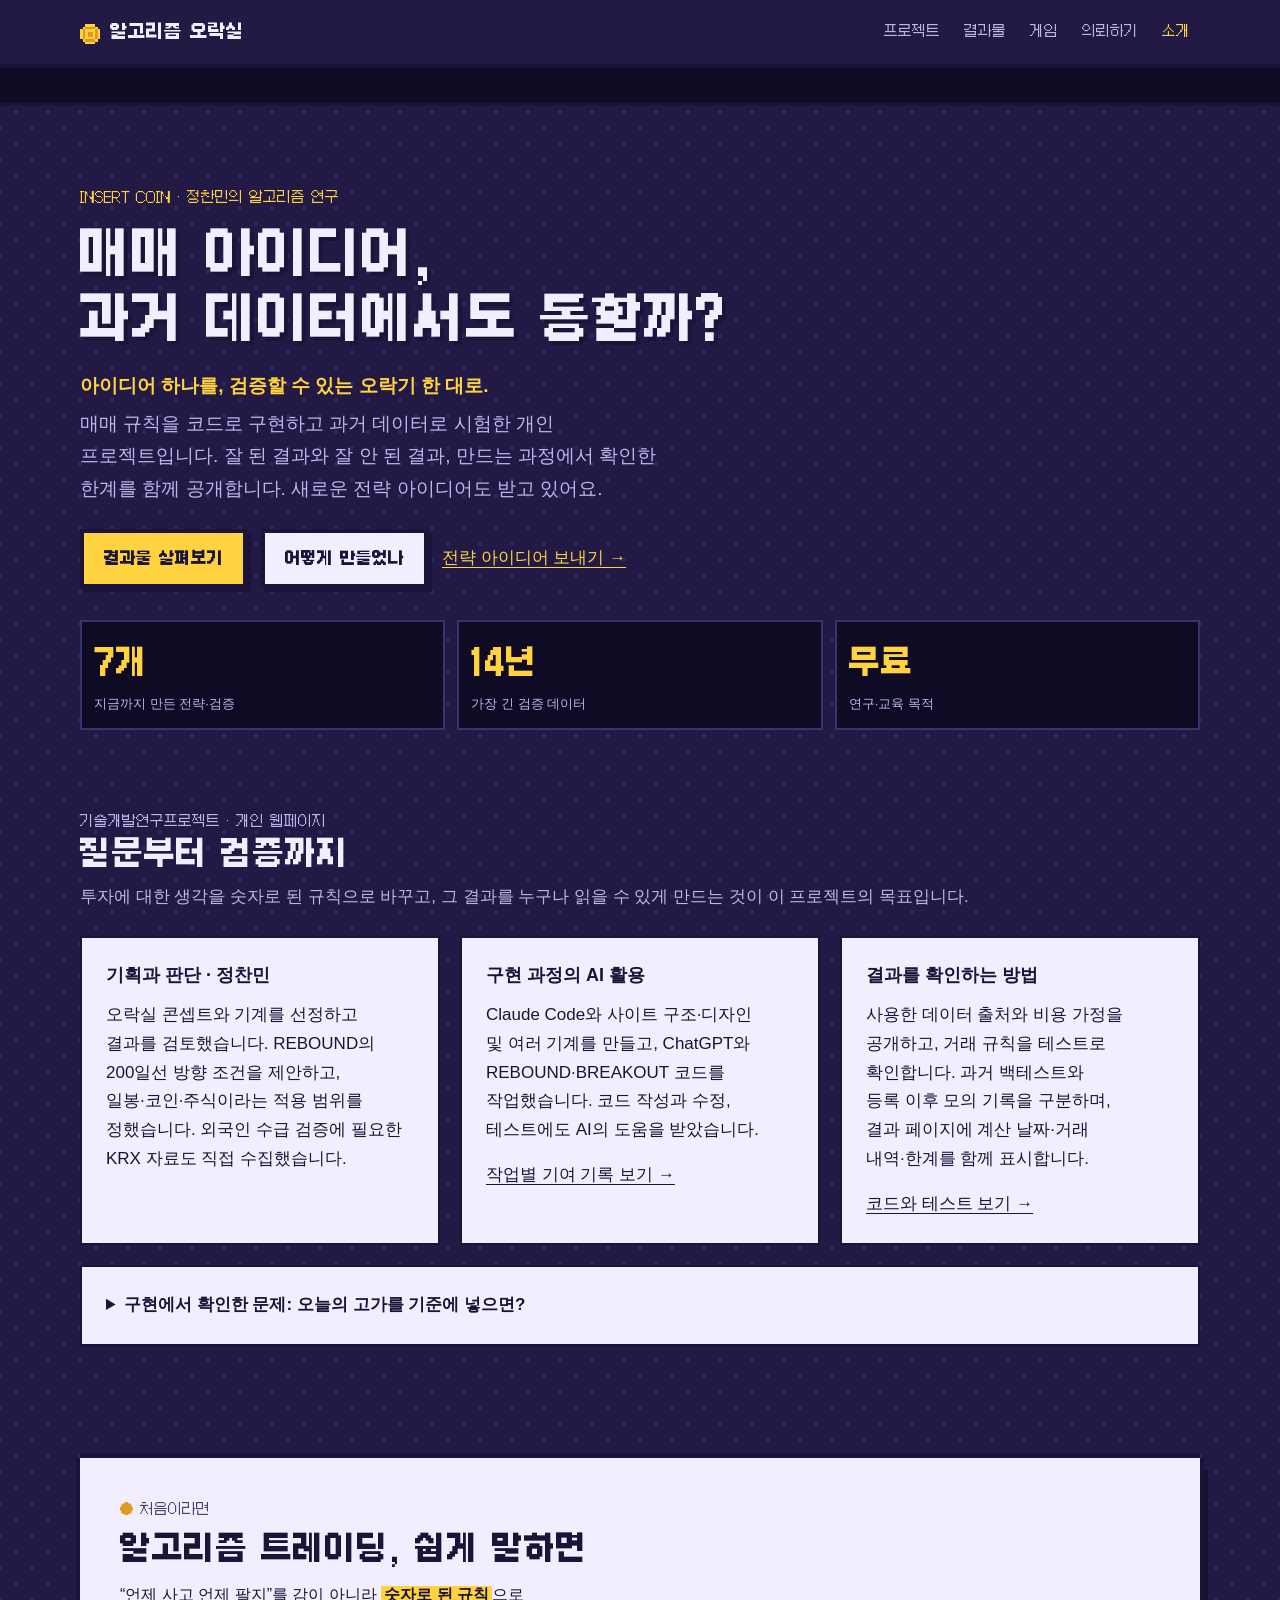
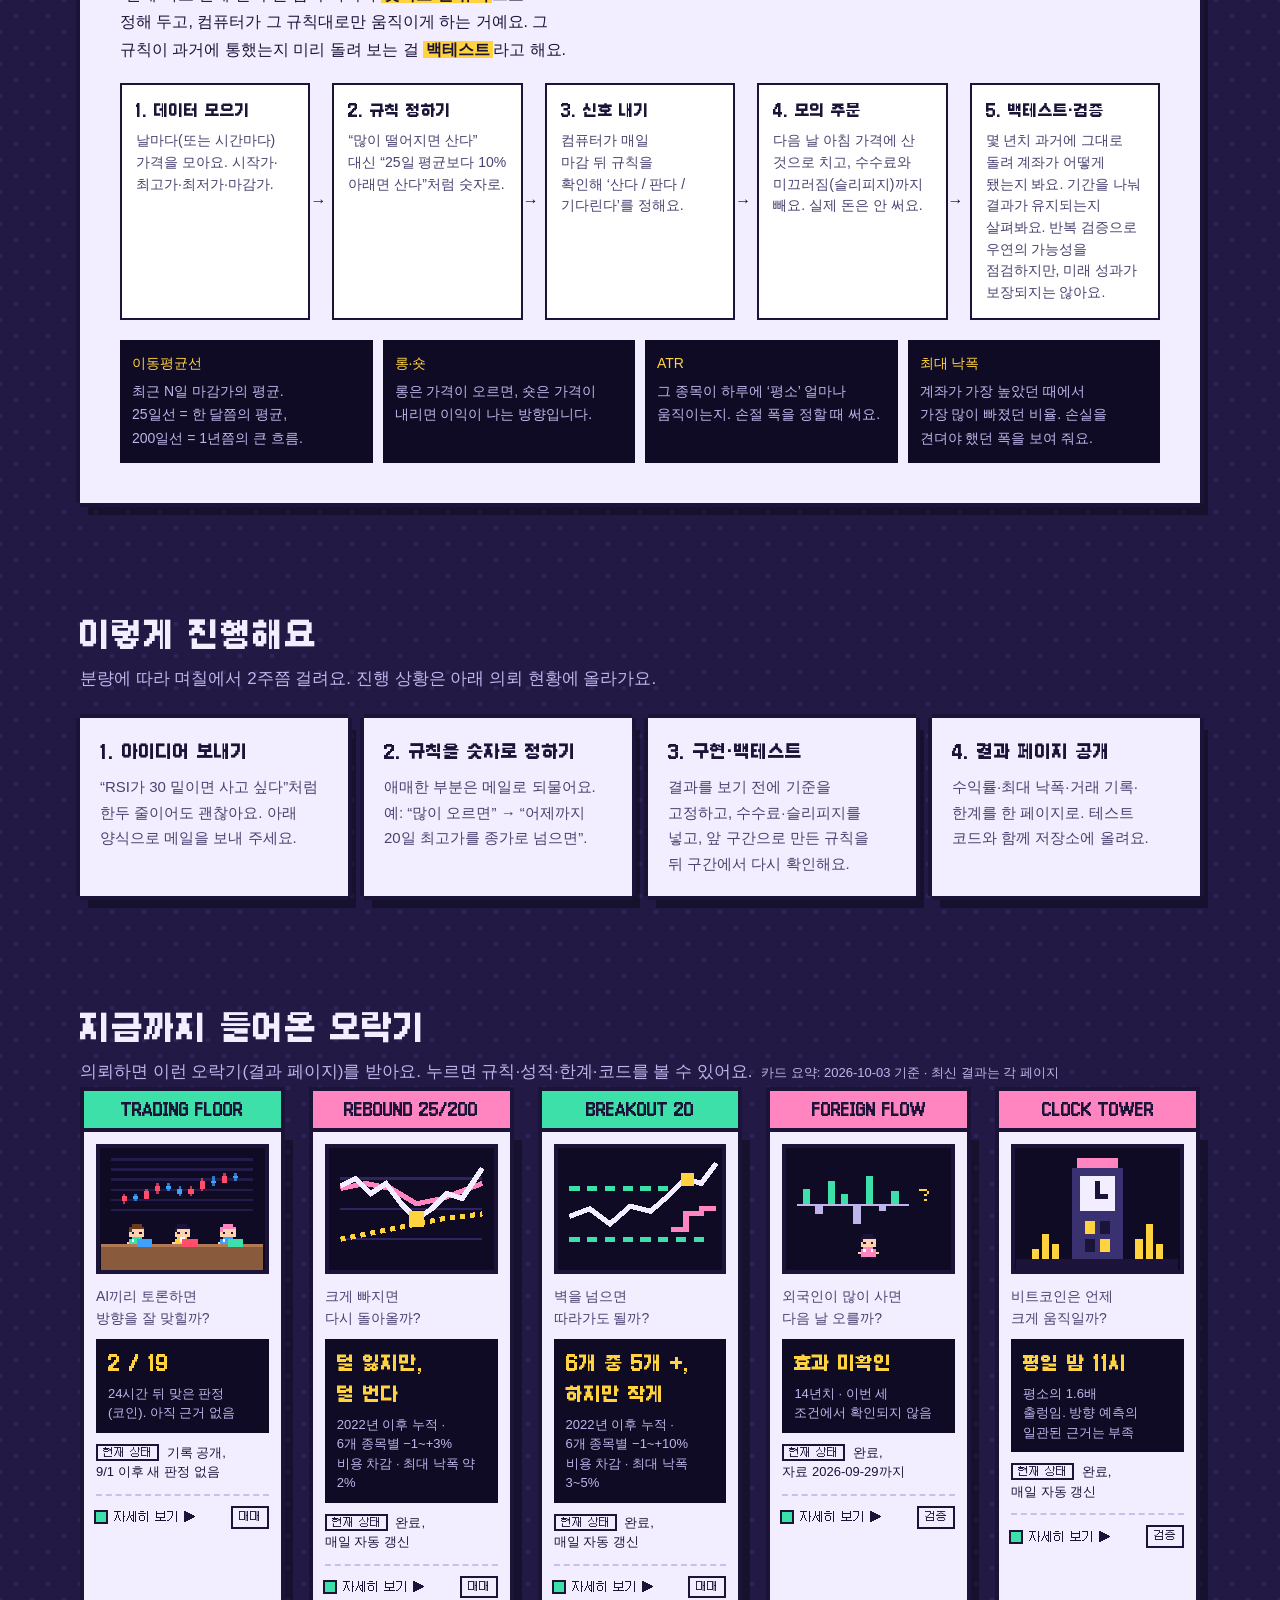
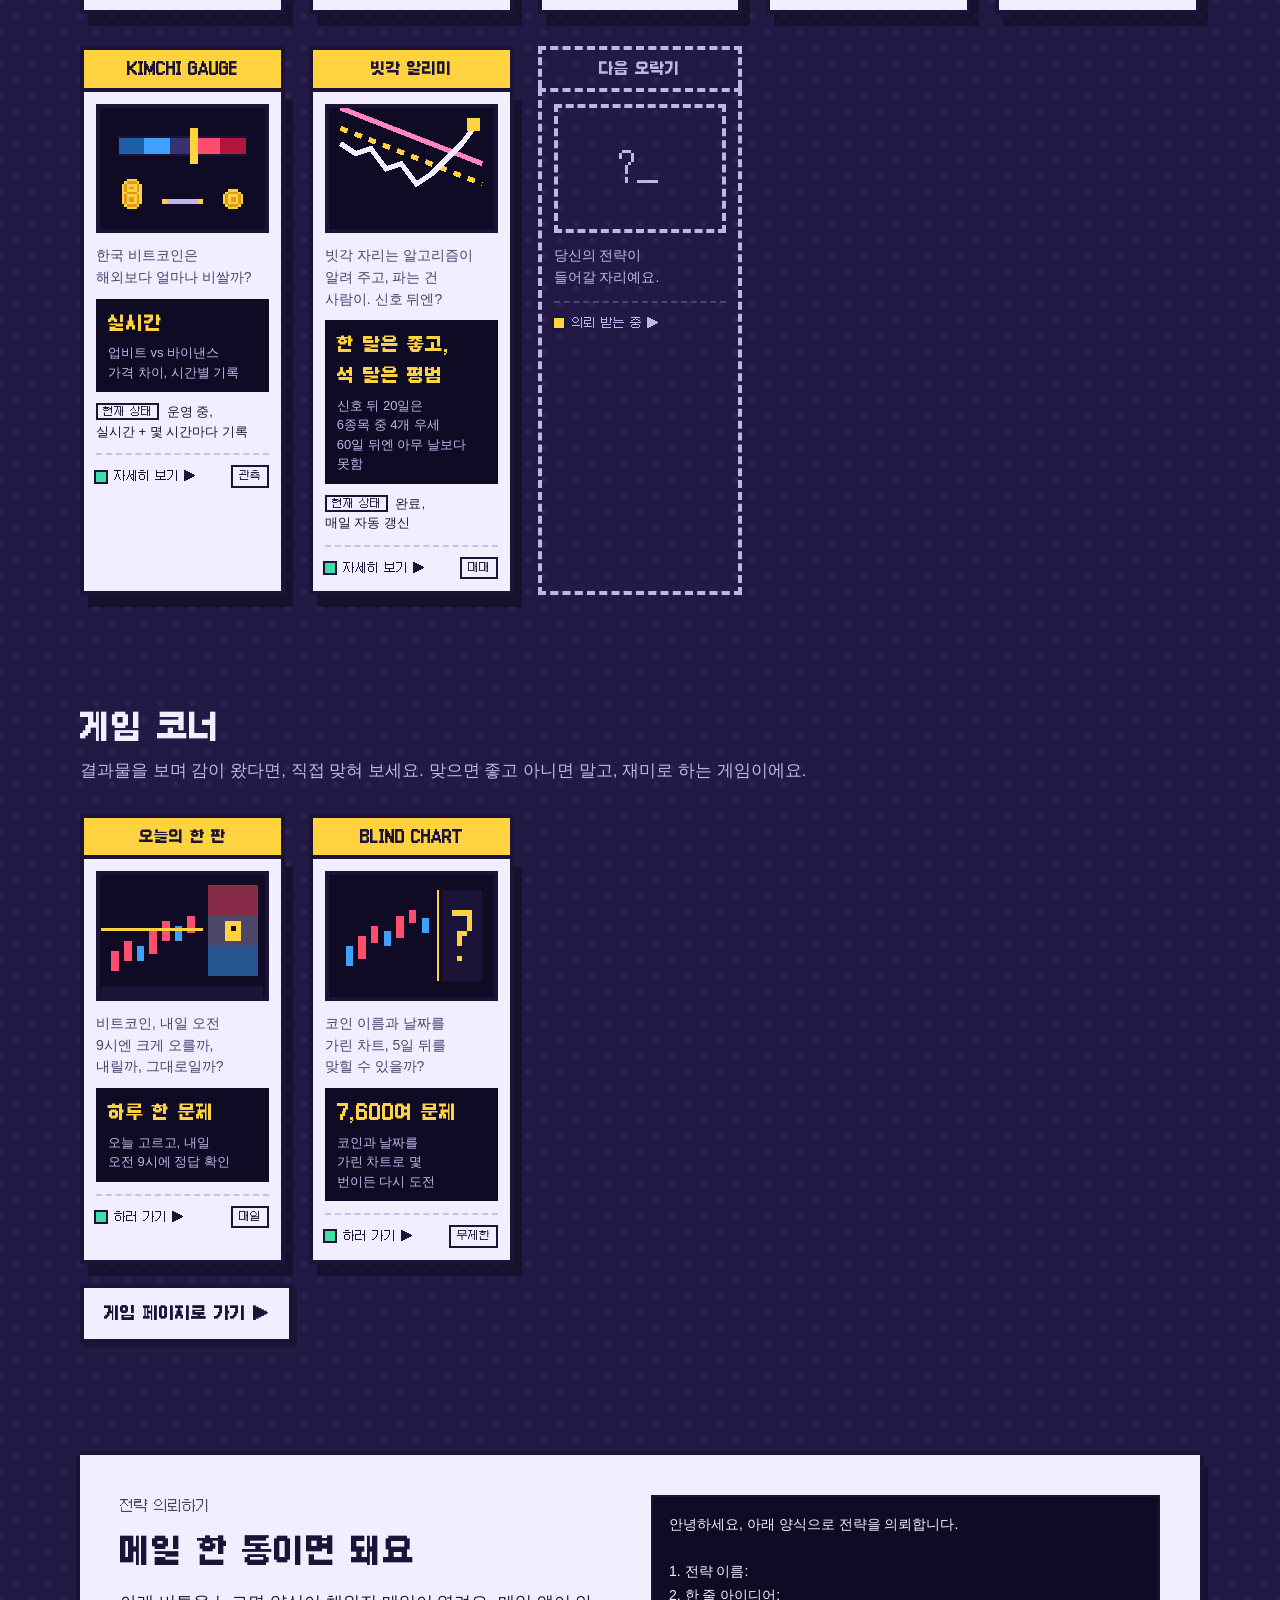
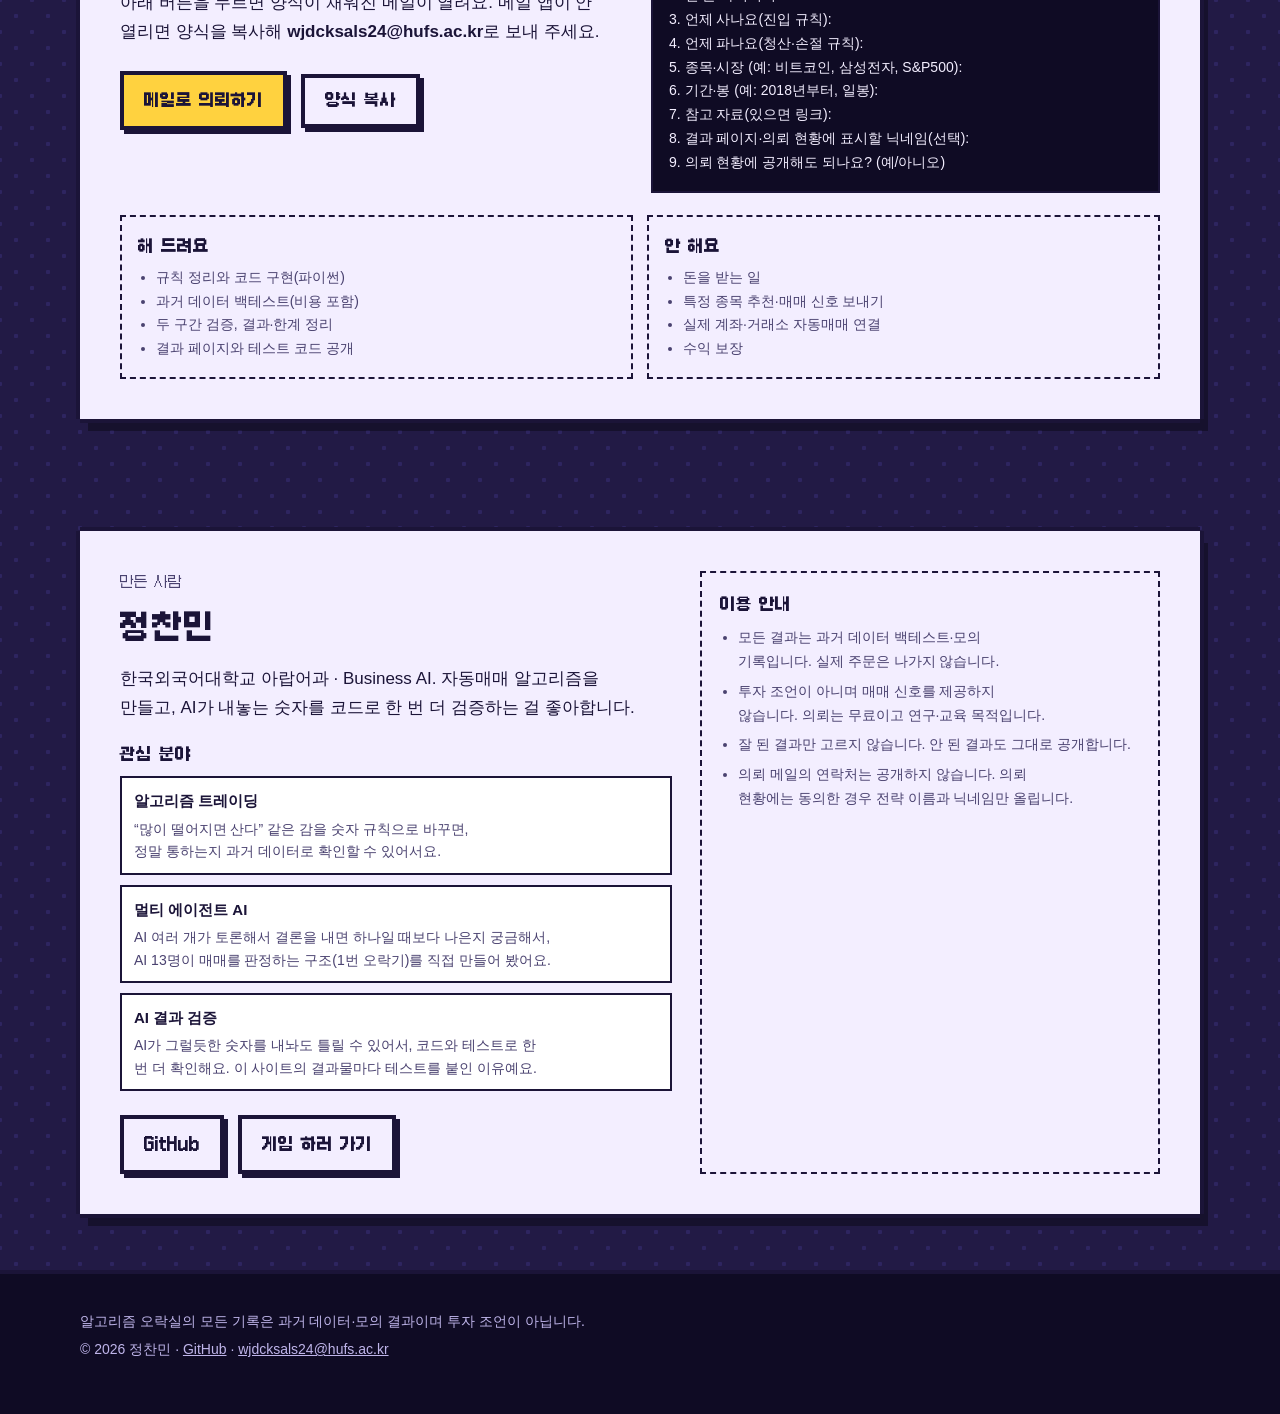
<file: index.html>
<!doctype html>
<html lang="ko">
<head>
  <meta charset="utf-8">
  <meta name="viewport" content="width=device-width, initial-scale=1">
  <title>알고리즘 오락실 · 정찬민</title>
  <meta name="description" content="기술개발연구프로젝트 개인 웹페이지. 매매 아이디어를 규칙과 코드로 구현하고, 과거 데이터로 검증한 과정과 결과를 공개합니다.">
  <meta property="og:type" content="website">
  <meta property="og:title" content="알고리즘 오락실 · 정찬민">
  <meta property="og:description" content="매매 아이디어를 코드와 과거 데이터로 검증한 개인 프로젝트. 제작 과정, AI 활용, 결과와 한계를 함께 공개합니다.">
  <meta property="og:url" content="https://chandolkarim.github.io/algo-arcade/">
  <meta property="og:image" content="https://chandolkarim.github.io/algo-arcade/assets/og.png">
  <meta property="og:locale" content="ko_KR">
  <meta name="twitter:card" content="summary_large_image">
  <link rel="icon" href="assets/favicon.svg" type="image/svg+xml">
  <link rel="stylesheet" href="assets/style.css">
  <link rel="stylesheet" href="assets/home.css">
</head>
<body class="home">
  <a class="skip-link" href="#main">본문 바로가기</a>

  <header class="site-header">
    <div class="wrap">
      <a class="logo" href="index.html">
        <span class="logo-coin" data-scene="coin"></span>
        알고리즘 오락실
      </a>
      <nav class="site-nav" aria-label="주요 메뉴">
        <ul>
          <li><a href="#project">프로젝트</a></li>
          <li><a href="#works">결과물</a></li>
          <li><a href="#games">게임</a></li>
          <li><a href="#request">의뢰하기</a></li>
          <li><a href="#about">소개</a></li>
        </ul>
      </nav>
    </div>
  </header>

  <div class="led-strip" aria-hidden="true">
    <div class="led-track">
      <span><span class="on">●</span> 기술개발연구프로젝트 · 2026-2</span>
      <span><span class="on">●</span> 전략·검증 7대 가동 중</span><span><span class="build">◆</span> 새 오락기: 빗각 알리미</span>
      <span><span class="build">◆</span> 잘 된 결과도, 안 된 결과도 그대로 공개</span>
      <span><span class="on">●</span> 전략 아이디어 받는 중 · 무료</span>
      <span><span class="build">◆</span> 게임 코너: 오늘의 한 판 · BLIND CHART</span>
      <span>실제 주문은 나가지 않습니다</span>
    </div>
  </div>

  <main id="main">
    <section class="home-hero wrap" aria-labelledby="hero-title">
      <p class="home-eyebrow">INSERT COIN · 정찬민의 알고리즘 연구</p>
      <h1 id="hero-title">매매 아이디어,<br>과거 데이터에서도 통할까?</h1>
      <p class="home-lead"><b class="home-tag">아이디어 하나를, 검증할 수 있는 오락기 한 대로.</b> 매매 규칙을 코드로 구현하고 과거 데이터로 시험한 개인 프로젝트입니다. 잘 된 결과와 잘 안 된 결과, 만드는 과정에서 확인한 한계를 함께 공개합니다. 새로운 전략 아이디어도 받고 있어요.</p>
      <div class="home-cta">
        <a class="btn" href="#works">결과물 살펴보기</a>
        <a class="btn btn-ghost" href="#project">어떻게 만들었나</a>
        <a class="home-request-link" href="#request">전략 아이디어 보내기 →</a>
      </div>
      <ul class="home-stats" aria-label="한눈에">
        <li><b>7개</b><span>지금까지 만든 전략·검증</span></li>
        <li><b>14년</b><span>가장 긴 검증 데이터</span></li>
        <li><b>무료</b><span>연구·교육 목적</span></li>
      </ul>
    </section>

    <section class="section wrap" id="project" aria-labelledby="project-title">
      <div class="home-head">
        <p class="home-eyebrow">기술개발연구프로젝트 · 개인 웹페이지</p>
        <h2 class="section-title" id="project-title">질문부터 검증까지</h2>
        <p>투자에 대한 생각을 숫자로 된 규칙으로 바꾸고, 그 결과를 누구나 읽을 수 있게 만드는 것이 이 프로젝트의 목표입니다.</p>
      </div>
      <div class="project-grid">
        <article class="panel"><h3>기획과 판단 · 정찬민</h3><p>오락실 콘셉트와 기계를 선정하고 결과를 검토했습니다. REBOUND의 200일선 방향 조건을 제안하고, 일봉·코인·주식이라는 적용 범위를 정했습니다. 외국인 수급 검증에 필요한 KRX 자료도 직접 수집했습니다.</p></article>
        <article class="panel"><h3>구현 과정의 AI 활용</h3><p>Claude Code와 사이트 구조·디자인 및 여러 기계를 만들고, ChatGPT와 REBOUND·BREAKOUT 코드를 작업했습니다. 코드 작성과 수정, 테스트에도 AI의 도움을 받았습니다.</p><a href="https://github.com/chandolkarim/algo-arcade#자료와-ai-도움">작업별 기여 기록 보기 →</a></article>
        <article class="panel"><h3>결과를 확인하는 방법</h3><p>사용한 데이터 출처와 비용 가정을 공개하고, 거래 규칙을 테스트로 확인합니다. 과거 백테스트와 등록 이후 모의 기록을 구분하며, 결과 페이지에 계산 날짜·거래 내역·한계를 함께 표시합니다.</p><a href="https://github.com/chandolkarim/algo-arcade">코드와 테스트 보기 →</a></article>
      </div>
      <details class="project-example panel">
        <summary>구현에서 확인한 문제: 오늘의 고가를 기준에 넣으면?</summary>
        <p>BREAKOUT은 어제까지 20일 최고가가 100이고 오늘 종가가 103이면 돌파로 판단합니다. 오늘 고가 105까지 기준에 넣으면 103 &gt; 105를 비교하게 돼 원래 확인하려던 돌파를 놓칩니다.</p>
        <p>따라서 신호 당일 봉을 제외해 기준을 계산하고, 다음 시가에 진입하도록 구현했습니다. 당일 종가로 갱신한 손절선도 다음 봉부터 적용합니다. 두 조건은 테스트로 확인합니다.</p>
        <a href="https://github.com/chandolkarim/algo-arcade/blob/main/breakout/test_breakout.py">돌파 기준·손절 시점 테스트 보기 →</a>
      </details>
    </section>

    <section class="section wrap" id="what" aria-labelledby="what-title">
      <div class="panel px-box easy">
        <p class="easy-eyebrow">처음이라면</p>
        <h2 class="section-title" id="what-title">알고리즘 트레이딩, 쉽게 말하면</h2>
        <p class="easy-lead">“언제 사고 언제 팔지”를 감이 아니라 <b>숫자로 된 규칙</b>으로 정해 두고, 컴퓨터가 그 규칙대로만 움직이게 하는 거예요. 그 규칙이 과거에 통했는지 미리 돌려 보는 걸 <b>백테스트</b>라고 해요.</p>
        <ol class="easy-flow">
          <li><b>1. 데이터 모으기</b><span>날마다(또는 시간마다) 가격을 모아요. 시작가·최고가·최저가·마감가.</span></li>
          <li><b>2. 규칙 정하기</b><span>“많이 떨어지면 산다” 대신 “25일 평균보다 10% 아래면 산다”처럼 숫자로.</span></li>
          <li><b>3. 신호 내기</b><span>컴퓨터가 매일 마감 뒤 규칙을 확인해 ‘산다 / 판다 / 기다린다’를 정해요.</span></li>
          <li><b>4. 모의 주문</b><span>다음 날 아침 가격에 산 것으로 치고, 수수료와 미끄러짐(슬리피지)까지 빼요. 실제 돈은 안 써요.</span></li>
          <li><b>5. 백테스트·검증</b><span>몇 년치 과거에 그대로 돌려 계좌가 어떻게 됐는지 봐요. 기간을 나눠 결과가 유지되는지 살펴봐요. 반복 검증으로 우연의 가능성을 점검하지만, 미래 성과가 보장되지는 않아요.</span></li>
        </ol>
        <dl class="easy-terms">
          <div><dt>이동평균선</dt><dd>최근 N일 마감가의 평균. 25일선 = 한 달쯤의 평균, 200일선 = 1년쯤의 큰 흐름.</dd></div>
          <div><dt>롱·숏</dt><dd>롱은 가격이 오르면, 숏은 가격이 내리면 이익이 나는 방향입니다.</dd></div>
          <div><dt>ATR</dt><dd>그 종목이 하루에 ‘평소’ 얼마나 움직이는지. 손절 폭을 정할 때 써요.</dd></div>
          <div><dt>최대 낙폭</dt><dd>계좌가 가장 높았던 때에서 가장 많이 빠졌던 비율. 손실을 견뎌야 했던 폭을 보여 줘요.</dd></div>
        </dl>
      </div>
    </section>

    <section class="section wrap" id="how" aria-labelledby="how-title">
      <div class="home-head">
        <h2 class="section-title" id="how-title">이렇게 진행해요</h2>
        <p>분량에 따라 며칠에서 2주쯤 걸려요. 진행 상황은 아래 의뢰 현황에 올라가요.</p>
      </div>
      <ol class="steps">
        <li><b>1. 아이디어 보내기</b><span>“RSI가 30 밑이면 사고 싶다”처럼 한두 줄이어도 괜찮아요. 아래 양식으로 메일을 보내 주세요.</span></li>
        <li><b>2. 규칙을 숫자로 정하기</b><span>애매한 부분은 메일로 되물어요. 예: “많이 오르면” → “어제까지 20일 최고가를 종가로 넘으면”.</span></li>
        <li><b>3. 구현·백테스트</b><span>결과를 보기 전에 기준을 고정하고, 수수료·슬리피지를 넣고, 앞 구간으로 만든 규칙을 뒤 구간에서 다시 확인해요.</span></li>
        <li><b>4. 결과 페이지 공개</b><span>수익률·최대 낙폭·거래 기록·한계를 한 페이지로. 테스트 코드와 함께 저장소에 올려요.</span></li>
      </ol>
    </section>

    <section class="section wrap" id="works" aria-labelledby="works-title">
      <div class="home-head">
        <h2 class="section-title" id="works-title">지금까지 들어온 오락기</h2>
        <p>의뢰하면 이런 오락기(결과 페이지)를 받아요. 누르면 규칙·성적·한계·코드를 볼 수 있어요. <span class="home-date">카드 요약: 2026-10-03 기준 · 최신 결과는 각 페이지</span></p>
      </div>
      <ul class="cabinets">
        <li>
          <a class="cabinet" href="machines/trading-floor.html" style="--cab-color: var(--mint)">
            <div class="cabinet-marquee">TRADING FLOOR</div>
            <div class="cabinet-body">
              <div class="cabinet-screen" data-scene="mini-floor">
                <span>AI 트레이더 13명</span>
              </div>
              <p class="cabinet-q">AI끼리 토론하면 방향을 잘 맞힐까?</p>
              <div class="cabinet-result"><b>2 / 19</b><span>24시간 뒤 맞은 판정(코인). 아직 근거 없음</span></div>
              <p class="cabinet-state"><b>현재 상태</b> 기록 공개, 9/1 이후 새 판정 없음</p>
              <div class="cabinet-status"><span class="lamp on"></span>자세히 보기 ▶<span class="cabinet-kind">매매</span></div>
            </div>
          </a>
        </li>
        <li>
          <a class="cabinet" href="machines/rebound.html" style="--cab-color: var(--pink)">
            <div class="cabinet-marquee">REBOUND 25/200</div>
            <div class="cabinet-body">
              <div class="cabinet-screen" aria-hidden="true">
                <svg viewBox="0 0 64 48" shape-rendering="crispEdges" focusable="false"><rect width="64" height="48" fill="#0f0b24"/><path d="M4 12H60M4 24H60M4 36H60" stroke="#2e2560"/><path d="M4 36L14 34L24 32L34 30L44 28L60 26" fill="none" stroke="#ffd23f" stroke-width="2" stroke-dasharray="2 2"/><path d="M4 16L14 14L24 16L34 22L44 20L60 14" fill="none" stroke="#ff85c0" stroke-width="2"/><path d="M4 15L10 12L16 18L22 14L28 22L34 28L40 24L46 18L52 20L60 8" fill="none" stroke="#f3eeff" stroke-width="2"/><rect x="31" y="25" width="6" height="6" fill="#ffd23f"/></svg>
              </div>
              <p class="cabinet-q">크게 빠지면 다시 돌아올까?</p>
              <div class="cabinet-result"><b>덜 잃지만, 덜 번다</b><span>2022년 이후 누적 · 6개 종목별 −1~+3%<br>비용 차감 · 최대 낙폭 약 2%</span></div>
              <p class="cabinet-state"><b>현재 상태</b> 완료, 매일 자동 갱신</p>
              <div class="cabinet-status"><span class="lamp on"></span>자세히 보기 ▶<span class="cabinet-kind">매매</span></div>
            </div>
          </a>
        </li>
        <li>
          <a class="cabinet" href="machines/breakout.html" style="--cab-color: var(--mint)">
            <div class="cabinet-marquee">BREAKOUT 20</div>
            <div class="cabinet-body">
              <div class="cabinet-screen" aria-hidden="true"><svg viewBox="0 0 64 48" shape-rendering="crispEdges" focusable="false"><rect width="64" height="48" fill="#0f0b24"/><path d="M4 16H44M4 36H60" fill="none" stroke="#3ce0a8" stroke-width="2" stroke-dasharray="4 3"/><path d="M4 27L12 24L20 30L28 23L36 25L44 18L50 12L56 14L62 6" fill="none" stroke="#f3eeff" stroke-width="2"/><path d="M44 32H50V26H56V24H62" fill="none" stroke="#ff85c0" stroke-width="2"/><rect x="48" y="10" width="5" height="5" fill="#ffd23f"/></svg></div>
              <p class="cabinet-q">벽을 넘으면 따라가도 될까?</p>
              <div class="cabinet-result"><b>6개 중 5개 +, 하지만 작게</b><span>2022년 이후 누적 · 6개 종목별 −1~+10%<br>비용 차감 · 최대 낙폭 3~5%</span></div>
              <p class="cabinet-state"><b>현재 상태</b> 완료, 매일 자동 갱신</p>
              <div class="cabinet-status"><span class="lamp on"></span>자세히 보기 ▶<span class="cabinet-kind">매매</span></div>
            </div>
          </a>
        </li>
        <li>
          <a class="cabinet" href="machines/foreign-flow.html" style="--cab-color: var(--pink)">
            <div class="cabinet-marquee">FOREIGN FLOW</div>
            <div class="cabinet-body">
              <div class="cabinet-screen" data-scene="mini-flow">
                <span>외국인 매매 검증</span>
              </div>
              <p class="cabinet-q">외국인이 많이 사면 다음 날 오를까?</p>
              <div class="cabinet-result"><b>효과 미확인</b><span>14년치 · 이번 세 조건에서 확인되지 않음</span></div>
              <p class="cabinet-state"><b>현재 상태</b> 완료, 자료 2026-09-29까지</p>
              <div class="cabinet-status"><span class="lamp on"></span>자세히 보기 ▶<span class="cabinet-kind">검증</span></div>
            </div>
          </a>
        </li>
        <li>
          <a class="cabinet" href="machines/clock-tower.html" style="--cab-color: var(--pink)">
            <div class="cabinet-marquee">CLOCK TOWER</div>
            <div class="cabinet-body">
              <div class="cabinet-screen" aria-hidden="true"><svg viewBox="0 0 64 48" shape-rendering="crispEdges" focusable="false"><rect width="64" height="48" fill="#0f0b24"/><rect x="24" y="4" width="16" height="4" fill="#ff85c0"/><rect x="22" y="8" width="20" height="36" fill="#3a3170"/><rect x="25" y="11" width="14" height="14" fill="#f3eeff"/><rect x="31" y="13" width="2" height="6" fill="#1b1438"/><rect x="31" y="18" width="5" height="2" fill="#1b1438"/><rect x="27" y="29" width="4" height="5" fill="#ffd23f"/><rect x="33" y="29" width="4" height="5" fill="#1b1438"/><rect x="27" y="36" width="4" height="5" fill="#1b1438"/><rect x="33" y="36" width="4" height="5" fill="#ffd23f"/><rect x="6" y="40" width="3" height="4" fill="#ffd23f"/><rect x="10" y="34" width="3" height="10" fill="#ffd23f"/><rect x="14" y="38" width="3" height="6" fill="#ffd23f"/><rect x="47" y="36" width="3" height="8" fill="#ffd23f"/><rect x="51" y="30" width="3" height="14" fill="#ffd23f"/><rect x="55" y="38" width="3" height="6" fill="#ffd23f"/><rect x="0" y="44" width="64" height="4" fill="#1b1438"/></svg></div>
              <p class="cabinet-q">비트코인은 언제 크게 움직일까?</p>
              <div class="cabinet-result"><b>평일 밤 11시</b><span>평소의 1.6배 출렁임. 방향 예측의 일관된 근거는 부족</span></div>
              <p class="cabinet-state"><b>현재 상태</b> 완료, 매일 자동 갱신</p>
              <div class="cabinet-status"><span class="lamp on"></span>자세히 보기 ▶<span class="cabinet-kind">검증</span></div>
            </div>
          </a>
        </li>
        <li>
          <a class="cabinet" href="machines/kimchi-gauge.html" style="--cab-color: var(--coin)">
            <div class="cabinet-marquee">KIMCHI GAUGE</div>
            <div class="cabinet-body">
              <div class="cabinet-screen" data-scene="mini-gauge">
                <span>김프 게이지</span>
              </div>
              <p class="cabinet-q">한국 비트코인은 해외보다 얼마나 비쌀까?</p>
              <div class="cabinet-result"><b>실시간</b><span>업비트 vs 바이낸스 가격 차이, 시간별 기록</span></div>
              <p class="cabinet-state"><b>현재 상태</b> 운영 중, 실시간 + 몇 시간마다 기록</p>
              <div class="cabinet-status"><span class="lamp on"></span>자세히 보기 ▶<span class="cabinet-kind">관측</span></div>
            </div>
          </a>
        </li>
        <li>
          <a class="cabinet" href="machines/bitgak.html" style="--cab-color: var(--coin)">
            <div class="cabinet-marquee">빗각 알리미</div>
            <div class="cabinet-body">
              <div class="cabinet-screen" aria-hidden="true"><svg viewBox="0 0 64 48" shape-rendering="crispEdges" focusable="false"><rect width="64" height="48" fill="#0f0b24"/><path d="M4 8L60 30" stroke="#ffd23f" stroke-width="2" stroke-dasharray="3 3"/><path d="M4 0L60 22" stroke="#ff85c0" stroke-width="2"/><path d="M4 14L10 18L16 16L22 24L28 22L34 30L40 26L46 20L52 14L58 6" fill="none" stroke="#f3eeff" stroke-width="2"/><rect x="54" y="4" width="5" height="5" fill="#ffd23f"/></svg></div>
              <p class="cabinet-q">빗각 자리는 알고리즘이 알려 주고, 파는 건 사람이. 신호 뒤엔?</p>
              <div class="cabinet-result"><b>한 달은 좋고, 석 달은 평범</b><span>신호 뒤 20일은 6종목 중 4개 우세<br>60일 뒤엔 아무 날보다 못함</span></div>
              <p class="cabinet-state"><b>현재 상태</b> 완료, 매일 자동 갱신</p>
              <div class="cabinet-status"><span class="lamp on"></span>자세히 보기 ▶<span class="cabinet-kind">매매</span></div>
            </div>
          </a>
        </li>
        <li>
          <a class="cabinet is-empty" href="#request">
            <div class="cabinet-marquee">다음 오락기</div>
            <div class="cabinet-body">
              <div class="cabinet-screen"><span class="blink">?</span></div>
              <p class="cabinet-q">당신의 전략이 들어갈 자리예요.</p>
              <div class="cabinet-status"><span class="lamp build"></span>의뢰 받는 중 ▶</div>
            </div>
          </a>
        </li>
      </ul>
    </section>

    <section class="section wrap" id="games" aria-labelledby="games-title">
      <div class="home-head">
        <h2 class="section-title" id="games-title">게임 코너</h2>
        <p>결과물을 보며 감이 왔다면, 직접 맞혀 보세요. 맞으면 좋고 아니면 말고, 재미로 하는 게임이에요.</p>
      </div>
      <ul class="cabinets game-list">
        <li>
          <a class="cabinet" href="games.html#play" style="--cab-color: var(--coin)">
            <div class="cabinet-marquee">오늘의 한 판</div>
            <div class="cabinet-body">
              <div class="cabinet-screen" aria-hidden="true"><svg viewBox="0 0 64 48" shape-rendering="crispEdges" focusable="false"><rect width="64" height="48" fill="#0f0b24"/><rect x="4" y="30" width="3" height="8" fill="#ff4d6d"/><rect x="9" y="26" width="3" height="8" fill="#ff4d6d"/><rect x="14" y="28" width="3" height="6" fill="#3ea1ff"/><rect x="19" y="22" width="3" height="9" fill="#ff4d6d"/><rect x="24" y="18" width="3" height="8" fill="#ff4d6d"/><rect x="29" y="20" width="3" height="6" fill="#3ea1ff"/><rect x="34" y="16" width="3" height="7" fill="#ff4d6d"/><rect x="0" y="21" width="40" height="1" fill="#ffd23f"/><rect x="42" y="4" width="20" height="12" fill="#ff4d6d" opacity=".5"/><rect x="42" y="16" width="20" height="12" fill="#bfb5ea" opacity=".35"/><rect x="42" y="28" width="20" height="12" fill="#3ea1ff" opacity=".5"/><rect x="49" y="18" width="6" height="8" fill="#ffd23f"/><rect x="51" y="20" width="2" height="2" fill="#0f0b24"/><rect x="0" y="44" width="64" height="4" fill="#1b1438"/></svg></div>
              <p class="cabinet-q">비트코인, 내일 오전 9시엔 크게 오를까, 내릴까, 그대로일까?</p>
              <div class="cabinet-result"><b>하루 한 문제</b><span>오늘 고르고, 내일 오전 9시에 정답 확인</span></div>
              <div class="cabinet-status"><span class="lamp on"></span>하러 가기 ▶<span class="cabinet-kind">매일</span></div>
            </div>
          </a>
        </li>
        <li>
          <a class="cabinet" href="machines/blind-chart.html" style="--cab-color: var(--coin)">
            <div class="cabinet-marquee">BLIND CHART</div>
            <div class="cabinet-body">
              <div class="cabinet-screen" aria-hidden="true"><svg viewBox="0 0 64 48" shape-rendering="crispEdges" focusable="false"><rect width="64" height="48" fill="#0f0b24"/><rect x="6" y="28" width="3" height="8" fill="#3ea1ff"/><rect x="11" y="24" width="3" height="9" fill="#ff4d6d"/><rect x="16" y="20" width="3" height="7" fill="#ff4d6d"/><rect x="21" y="22" width="3" height="6" fill="#3ea1ff"/><rect x="26" y="16" width="3" height="9" fill="#ff4d6d"/><rect x="31" y="14" width="3" height="5" fill="#ff4d6d"/><rect x="36" y="17" width="3" height="6" fill="#3ea1ff"/><rect x="42" y="6" width="1" height="36" fill="#ffd23f"/><rect x="44" y="6" width="16" height="36" fill="#1b1438"/><rect x="48" y="14" width="8" height="2" fill="#ffd23f"/><rect x="54" y="16" width="2" height="6" fill="#ffd23f"/><rect x="50" y="22" width="4" height="2" fill="#ffd23f"/><rect x="50" y="24" width="2" height="4" fill="#ffd23f"/><rect x="50" y="32" width="2" height="2" fill="#ffd23f"/></svg></div>
              <p class="cabinet-q">코인 이름과 날짜를 가린 차트, 5일 뒤를 맞힐 수 있을까?</p>
              <div class="cabinet-result"><b>7,600여 문제</b><span>코인과 날짜를 가린 차트로 몇 번이든 다시 도전</span></div>
              <div class="cabinet-status"><span class="lamp on"></span>하러 가기 ▶<span class="cabinet-kind">무제한</span></div>
            </div>
          </a>
        </li>
      </ul>
      <p class="games-more"><a class="btn btn-ghost" href="games.html">게임 페이지로 가기 ▶</a></p>
    </section>

    <section class="section wrap" id="requests" aria-labelledby="requests-title">
      <div class="home-head">
        <h2 class="section-title" id="requests-title">의뢰 현황</h2>
        <p id="rq-summary">불러오는 중…</p>
      </div>
      <ul class="rq-list" id="rq-list"></ul>
    </section>

    <section class="section wrap" id="request" aria-labelledby="request-title">
      <div class="panel px-box request-card">
        <div>
          <p class="home-eyebrow">전략 의뢰하기</p>
          <h2 class="section-title" id="request-title">메일 한 통이면 돼요</h2>
          <p>아래 버튼을 누르면 양식이 채워진 메일이 열려요. 메일 앱이 안 열리면 양식을 복사해 <b>wjdcksals24@hufs.ac.kr</b>로 보내 주세요.</p>
          <div class="home-cta">
            <a class="btn" href="mailto:wjdcksals24@hufs.ac.kr?subject=%5B%EC%A0%84%EB%9E%B5%20%EC%9D%98%EB%A2%B0%5D%20&body=%EC%95%88%EB%85%95%ED%95%98%EC%84%B8%EC%9A%94%2C%20%EC%95%84%EB%9E%98%20%EC%96%91%EC%8B%9D%EC%9C%BC%EB%A1%9C%20%EC%A0%84%EB%9E%B5%EC%9D%84%20%EC%9D%98%EB%A2%B0%ED%95%A9%EB%8B%88%EB%8B%A4.%0A%0A1.%20%EC%A0%84%EB%9E%B5%20%EC%9D%B4%EB%A6%84%3A%0A2.%20%ED%95%9C%20%EC%A4%84%20%EC%95%84%EC%9D%B4%EB%94%94%EC%96%B4%3A%0A3.%20%EC%96%B8%EC%A0%9C%20%EC%82%AC%EB%82%98%EC%9A%94%28%EC%A7%84%EC%9E%85%20%EA%B7%9C%EC%B9%99%29%3A%0A4.%20%EC%96%B8%EC%A0%9C%20%ED%8C%8C%EB%82%98%EC%9A%94%28%EC%B2%AD%EC%82%B0%C2%B7%EC%86%90%EC%A0%88%20%EA%B7%9C%EC%B9%99%29%3A%0A5.%20%EC%A2%85%EB%AA%A9%C2%B7%EC%8B%9C%EC%9E%A5%20%28%EC%98%88%3A%20%EB%B9%84%ED%8A%B8%EC%BD%94%EC%9D%B8%2C%20%EC%82%BC%EC%84%B1%EC%A0%84%EC%9E%90%2C%20S%26P500%29%3A%0A6.%20%EA%B8%B0%EA%B0%84%C2%B7%EB%B4%89%20%28%EC%98%88%3A%202018%EB%85%84%EB%B6%80%ED%84%B0%2C%20%EC%9D%BC%EB%B4%89%29%3A%0A7.%20%EC%B0%B8%EA%B3%A0%20%EC%9E%90%EB%A3%8C%28%EC%9E%88%EC%9C%BC%EB%A9%B4%20%EB%A7%81%ED%81%AC%29%3A%0A8.%20%EA%B2%B0%EA%B3%BC%20%ED%8E%98%EC%9D%B4%EC%A7%80%C2%B7%EC%9D%98%EB%A2%B0%20%ED%98%84%ED%99%A9%EC%97%90%20%ED%91%9C%EC%8B%9C%ED%95%A0%20%EB%8B%89%EB%84%A4%EC%9E%84%28%EC%84%A0%ED%83%9D%29%3A%0A9.%20%EC%9D%98%EB%A2%B0%20%ED%98%84%ED%99%A9%EC%97%90%20%EA%B3%B5%EA%B0%9C%ED%95%B4%EB%8F%84%20%EB%90%98%EB%82%98%EC%9A%94%3F%20%28%EC%98%88/%EC%95%84%EB%8B%88%EC%98%A4%29%0A">메일로 의뢰하기</a>
            <button class="btn btn-ghost" type="button" id="rq-copy">양식 복사</button>
          </div>
          <p class="rq-copied" id="rq-copied" role="status"></p>
        </div>
        <pre class="rq-template" id="rq-template">안녕하세요, 아래 양식으로 전략을 의뢰합니다.

1. 전략 이름:
2. 한 줄 아이디어:
3. 언제 사나요(진입 규칙):
4. 언제 파나요(청산·손절 규칙):
5. 종목·시장 (예: 비트코인, 삼성전자, S&P500):
6. 기간·봉 (예: 2018년부터, 일봉):
7. 참고 자료(있으면 링크):
8. 결과 페이지·의뢰 현황에 표시할 닉네임(선택):
9. 의뢰 현황에 공개해도 되나요? (예/아니오)</pre>
        <div class="rq-scope">
          <div><h3>해 드려요</h3><ul><li>규칙 정리와 코드 구현(파이썬)</li><li>과거 데이터 백테스트(비용 포함)</li><li>두 구간 검증, 결과·한계 정리</li><li>결과 페이지와 테스트 코드 공개</li></ul></div>
          <div><h3>안 해요</h3><ul><li>돈을 받는 일</li><li>특정 종목 추천·매매 신호 보내기</li><li>실제 계좌·거래소 자동매매 연결</li><li>수익 보장</li></ul></div>
        </div>
      </div>
    </section>

    <section class="section wrap" id="about" aria-labelledby="about-title">
      <div class="about-card panel px-box">
        <div class="about-main">
          <p class="home-eyebrow">만든 사람</p>
          <h2 class="section-title" id="about-title">정찬민</h2>
          <p>한국외국어대학교 아랍어과 · Business AI. 자동매매 알고리즘을 만들고, AI가 내놓는 숫자를 코드로 한 번 더 검증하는 걸 좋아합니다.</p>
          <h3 class="about-sub">관심 분야</h3>
          <dl class="about-interests">
            <div><dt>알고리즘 트레이딩</dt><dd>“많이 떨어지면 산다” 같은 감을 숫자 규칙으로 바꾸면, 정말 통하는지 과거 데이터로 확인할 수 있어서요.</dd></div>
            <div><dt>멀티 에이전트 AI</dt><dd>AI 여러 개가 토론해서 결론을 내면 하나일 때보다 나은지 궁금해서, AI 13명이 매매를 판정하는 구조(1번 오락기)를 직접 만들어 봤어요.</dd></div>
            <div><dt>AI 결과 검증</dt><dd>AI가 그럴듯한 숫자를 내놔도 틀릴 수 있어서, 코드와 테스트로 한 번 더 확인해요. 이 사이트의 결과물마다 테스트를 붙인 이유예요.</dd></div>
          </dl>
          <div class="home-cta">
            <a class="btn btn-ghost" href="https://github.com/chandolkarim">GitHub</a>
            <a class="btn btn-ghost" href="games.html">게임 하러 가기</a>
          </div>
        </div>
        <div class="about-rules" id="rules">
          <h3>이용 안내</h3>
          <ul>
            <li>모든 결과는 과거 데이터 백테스트·모의 기록입니다. 실제 주문은 나가지 않습니다.</li>
            <li>투자 조언이 아니며 매매 신호를 제공하지 않습니다. 의뢰는 무료이고 연구·교육 목적입니다.</li>
            <li>잘 된 결과만 고르지 않습니다. 안 된 결과도 그대로 공개합니다.</li>
            <li>의뢰 메일의 연락처는 공개하지 않습니다. 의뢰 현황에는 동의한 경우 전략 이름과 닉네임만 올립니다.</li>
          </ul>
        </div>
      </div>
    </section>
  </main>

  <footer class="site-footer">
    <div class="wrap">
      <p>알고리즘 오락실의 모든 기록은 과거 데이터·모의 결과이며 투자 조언이 아닙니다.</p>
      <p>© 2026 정찬민 · <a href="https://github.com/chandolkarim">GitHub</a> · <a href="mailto:wjdcksals24@hufs.ac.kr">wjdcksals24@hufs.ac.kr</a></p>
    </div>
  </footer>

  <script src="assets/script.js"></script>
  <script src="data/requests-data.js"></script>
  <script src="assets/requests.js"></script>
</body>
</html>
</file>
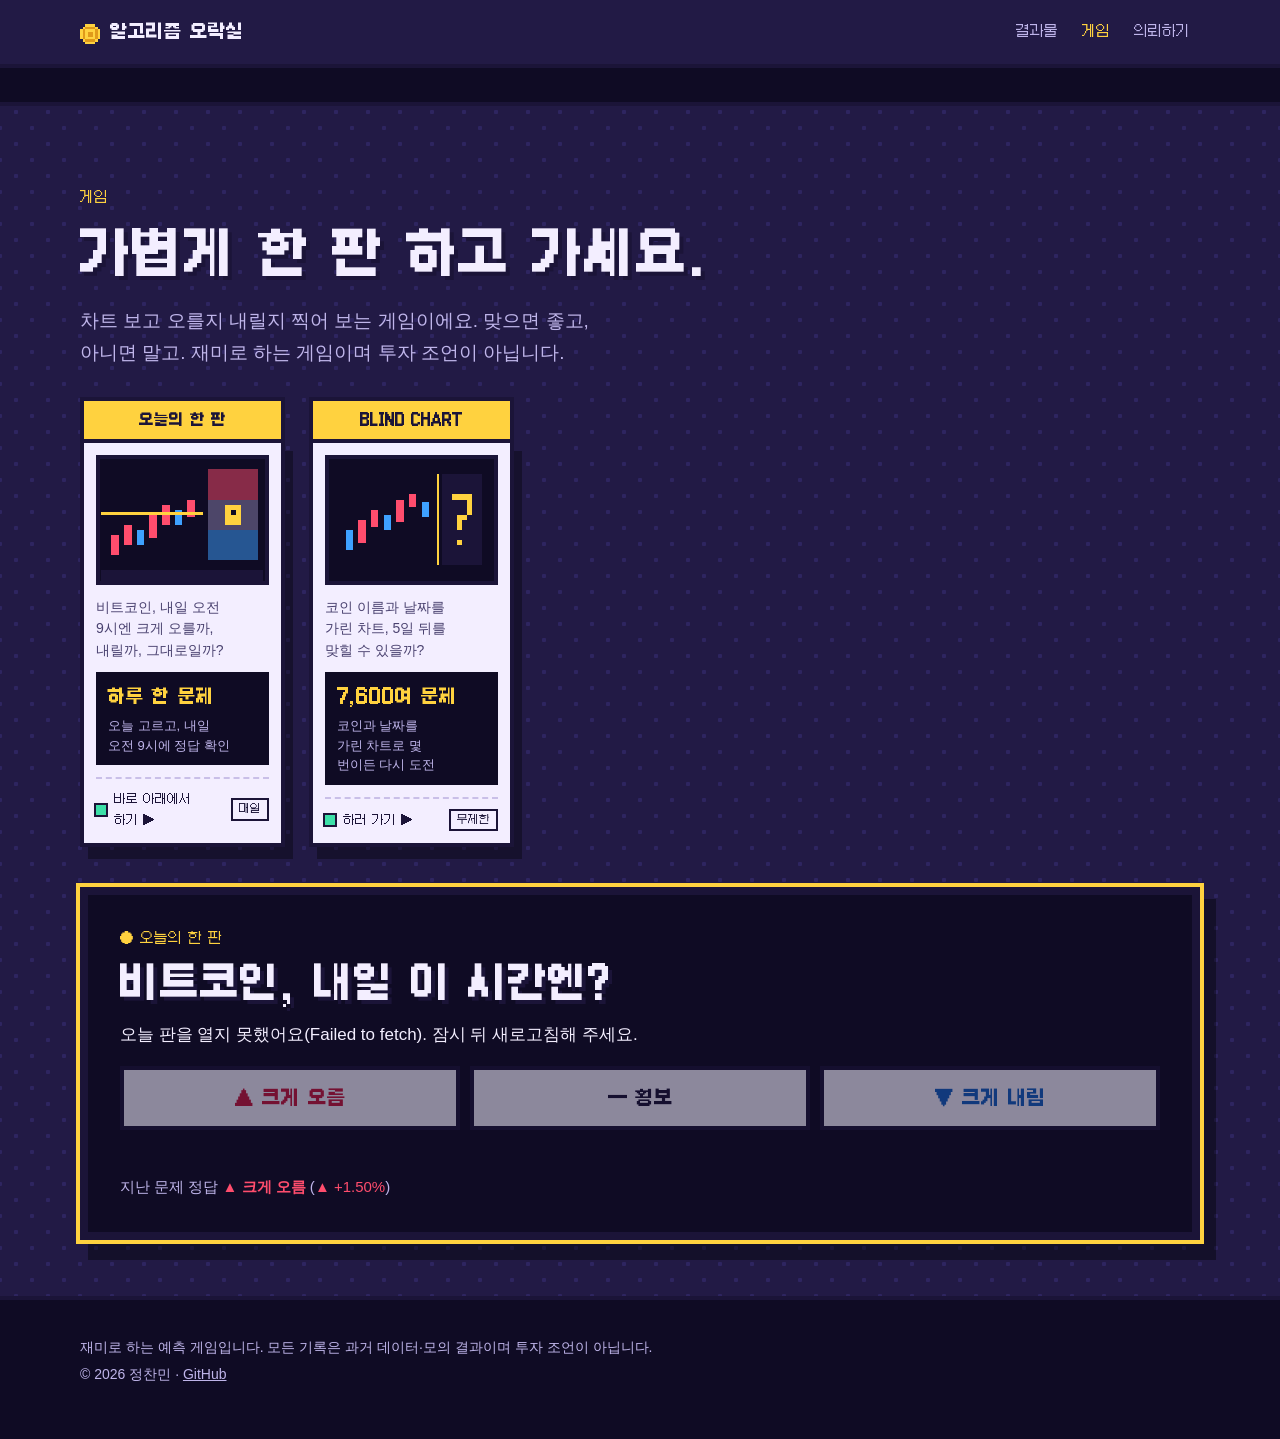
<file: games.html>
<!doctype html>
<html lang="ko">
<head>
  <meta charset="utf-8">
  <meta name="viewport" content="width=device-width, initial-scale=1">
  <title>게임 · 알고리즘 오락실</title>
  <meta name="description" content="비트코인 내일 이 시간, 사람과 알고리즘 중 누가 더 잘 맞힐까? 오늘의 한 판과 가린 차트 맞히기 게임.">
  <meta property="og:type" content="website">
  <meta property="og:title" content="게임 · 알고리즘 오락실">
  <meta property="og:description" content="투자 알고리즘 7개를 실제 데이터로 시험한 기록. 틀린 결과도 그대로 공개합니다.">
  <meta property="og:url" content="https://chandolkarim.github.io/algo-arcade/games.html">
  <meta property="og:image" content="https://chandolkarim.github.io/algo-arcade/assets/og.png">
  <meta property="og:locale" content="ko_KR">
  <meta name="twitter:card" content="summary_large_image">
  <link rel="icon" href="assets/favicon.svg" type="image/svg+xml">
  <link rel="stylesheet" href="assets/style.css">
  <link rel="stylesheet" href="assets/home.css">
  <link rel="stylesheet" href="assets/arena.css">
</head>
<body class="home">
  <a class="skip-link" href="#main">본문 바로가기</a>

  <header class="site-header">
    <div class="wrap">
      <a class="logo" href="index.html">
        <span class="logo-coin" data-scene="coin"></span>
        알고리즘 오락실
      </a>
      <nav class="site-nav" aria-label="주요 메뉴">
        <ul>
          <li><a href="index.html#works">결과물</a></li>
          <li><a href="games.html" aria-current="page">게임</a></li>
          <li><a href="index.html#request">의뢰하기</a></li>
        </ul>
      </nav>
    </div>
  </header>

  <div class="led-strip" aria-hidden="true">
    <div class="led-track">
      <span><span class="on">●</span> 게임 코너 영업 중</span>
      <span><span class="on">●</span> 오늘의 한 판: 사람 vs 기계</span>
      <span><span class="build">◆</span> 잘 안 된 결과도 그대로 공개</span>
      <span><span class="on">●</span> 결과물 6대 가동 중</span>
      <span><span class="build">◆</span> 게임 코너: 오늘의 한 판 · BLIND CHART</span>
      <span>실제 주문은 나가지 않습니다</span>
    </div>
  </div>

  <main id="main">
    <section class="home-hero wrap" aria-labelledby="hero-title">
      <p class="home-eyebrow">게임</p>
      <h1 id="hero-title">가볍게 한 판 하고 가세요.</h1>
      <p class="home-lead">차트 보고 오를지 내릴지 찍어 보는 게임이에요. 맞으면 좋고, 아니면 말고. 재미로 하는 게임이며 투자 조언이 아닙니다.</p>
      <ul class="cabinets game-list">
        <li>
          <a class="cabinet" href="#play" style="--cab-color: var(--coin)">
            <div class="cabinet-marquee">오늘의 한 판</div>
            <div class="cabinet-body">
              <div class="cabinet-screen" aria-hidden="true"><svg viewBox="0 0 64 48" shape-rendering="crispEdges" focusable="false"><rect width="64" height="48" fill="#0f0b24"/><rect x="4" y="30" width="3" height="8" fill="#ff4d6d"/><rect x="9" y="26" width="3" height="8" fill="#ff4d6d"/><rect x="14" y="28" width="3" height="6" fill="#3ea1ff"/><rect x="19" y="22" width="3" height="9" fill="#ff4d6d"/><rect x="24" y="18" width="3" height="8" fill="#ff4d6d"/><rect x="29" y="20" width="3" height="6" fill="#3ea1ff"/><rect x="34" y="16" width="3" height="7" fill="#ff4d6d"/><rect x="0" y="21" width="40" height="1" fill="#ffd23f"/><rect x="42" y="4" width="20" height="12" fill="#ff4d6d" opacity=".5"/><rect x="42" y="16" width="20" height="12" fill="#bfb5ea" opacity=".35"/><rect x="42" y="28" width="20" height="12" fill="#3ea1ff" opacity=".5"/><rect x="49" y="18" width="6" height="8" fill="#ffd23f"/><rect x="51" y="20" width="2" height="2" fill="#0f0b24"/><rect x="0" y="44" width="64" height="4" fill="#1b1438"/></svg></div>
              <p class="cabinet-q">비트코인, 내일 오전 9시엔 크게 오를까, 내릴까, 그대로일까?</p>
              <div class="cabinet-result"><b>하루 한 문제</b><span>오늘 고르고, 내일 오전 9시에 정답 확인</span></div>
              <div class="cabinet-status"><span class="lamp on"></span>바로 아래에서 하기 ▶<span class="cabinet-kind">매일</span></div>
            </div>
          </a>
        </li>
        <li>
          <a class="cabinet" href="machines/blind-chart.html" style="--cab-color: var(--coin)">
            <div class="cabinet-marquee">BLIND CHART</div>
            <div class="cabinet-body">
              <div class="cabinet-screen" aria-hidden="true"><svg viewBox="0 0 64 48" shape-rendering="crispEdges" focusable="false"><rect width="64" height="48" fill="#0f0b24"/><rect x="6" y="28" width="3" height="8" fill="#3ea1ff"/><rect x="11" y="24" width="3" height="9" fill="#ff4d6d"/><rect x="16" y="20" width="3" height="7" fill="#ff4d6d"/><rect x="21" y="22" width="3" height="6" fill="#3ea1ff"/><rect x="26" y="16" width="3" height="9" fill="#ff4d6d"/><rect x="31" y="14" width="3" height="5" fill="#ff4d6d"/><rect x="36" y="17" width="3" height="6" fill="#3ea1ff"/><rect x="42" y="6" width="1" height="36" fill="#ffd23f"/><rect x="44" y="6" width="16" height="36" fill="#1b1438"/><rect x="48" y="14" width="8" height="2" fill="#ffd23f"/><rect x="54" y="16" width="2" height="6" fill="#ffd23f"/><rect x="50" y="22" width="4" height="2" fill="#ffd23f"/><rect x="50" y="24" width="2" height="4" fill="#ffd23f"/><rect x="50" y="32" width="2" height="2" fill="#ffd23f"/></svg></div>
              <p class="cabinet-q">코인 이름과 날짜를 가린 차트, 5일 뒤를 맞힐 수 있을까?</p>
              <div class="cabinet-result"><b>7,600여 문제</b><span>코인과 날짜를 가린 차트로 몇 번이든 다시 도전</span></div>
              <div class="cabinet-status"><span class="lamp on"></span>하러 가기 ▶<span class="cabinet-kind">무제한</span></div>
            </div>
          </a>
        </li>
      </ul>
    </section>

    <section class="section wrap ar" id="play" aria-labelledby="play-title">
      <div class="ar-screen">
        <p class="ar-eyebrow"><span class="ar-coin" aria-hidden="true">●</span> 오늘의 한 판 <span id="ar-round"></span></p>
        <h2 class="ar-title" id="play-title">비트코인, 내일 이 시간엔?</h2>
        <p class="ar-question" id="ar-question">판을 준비하는 중…</p>
        <figure class="ar-chart" id="ar-chart"></figure>
        <div class="ar-choices" role="group" aria-label="내일 오전 9시 종가 예측">
          <button type="button" class="ar-choice is-up" data-choice="up" disabled>▲ 크게 오름</button>
          <button type="button" class="ar-choice" data-choice="flat" disabled>━ 횡보</button>
          <button type="button" class="ar-choice is-down" data-choice="down" disabled>▼ 크게 내림</button>
        </div>
        <p class="ar-status" id="ar-status" role="status" aria-live="polite"></p>
        <p class="ar-yesterday" id="ar-yesterday"></p>
      </div>
    </section>
  </main>

  <footer class="site-footer">
    <div class="wrap">
      <p>재미로 하는 예측 게임입니다. 모든 기록은 과거 데이터·모의 결과이며 투자 조언이 아닙니다.</p>
      <p>© 2026 정찬민 · <a href="https://github.com/chandolkarim">GitHub</a></p>
    </div>
  </footer>

  <script src="assets/script.js"></script>
  <script src="data/arena-data.js"></script>
  <script src="assets/arena.js"></script>
</body>
</html>
</file>
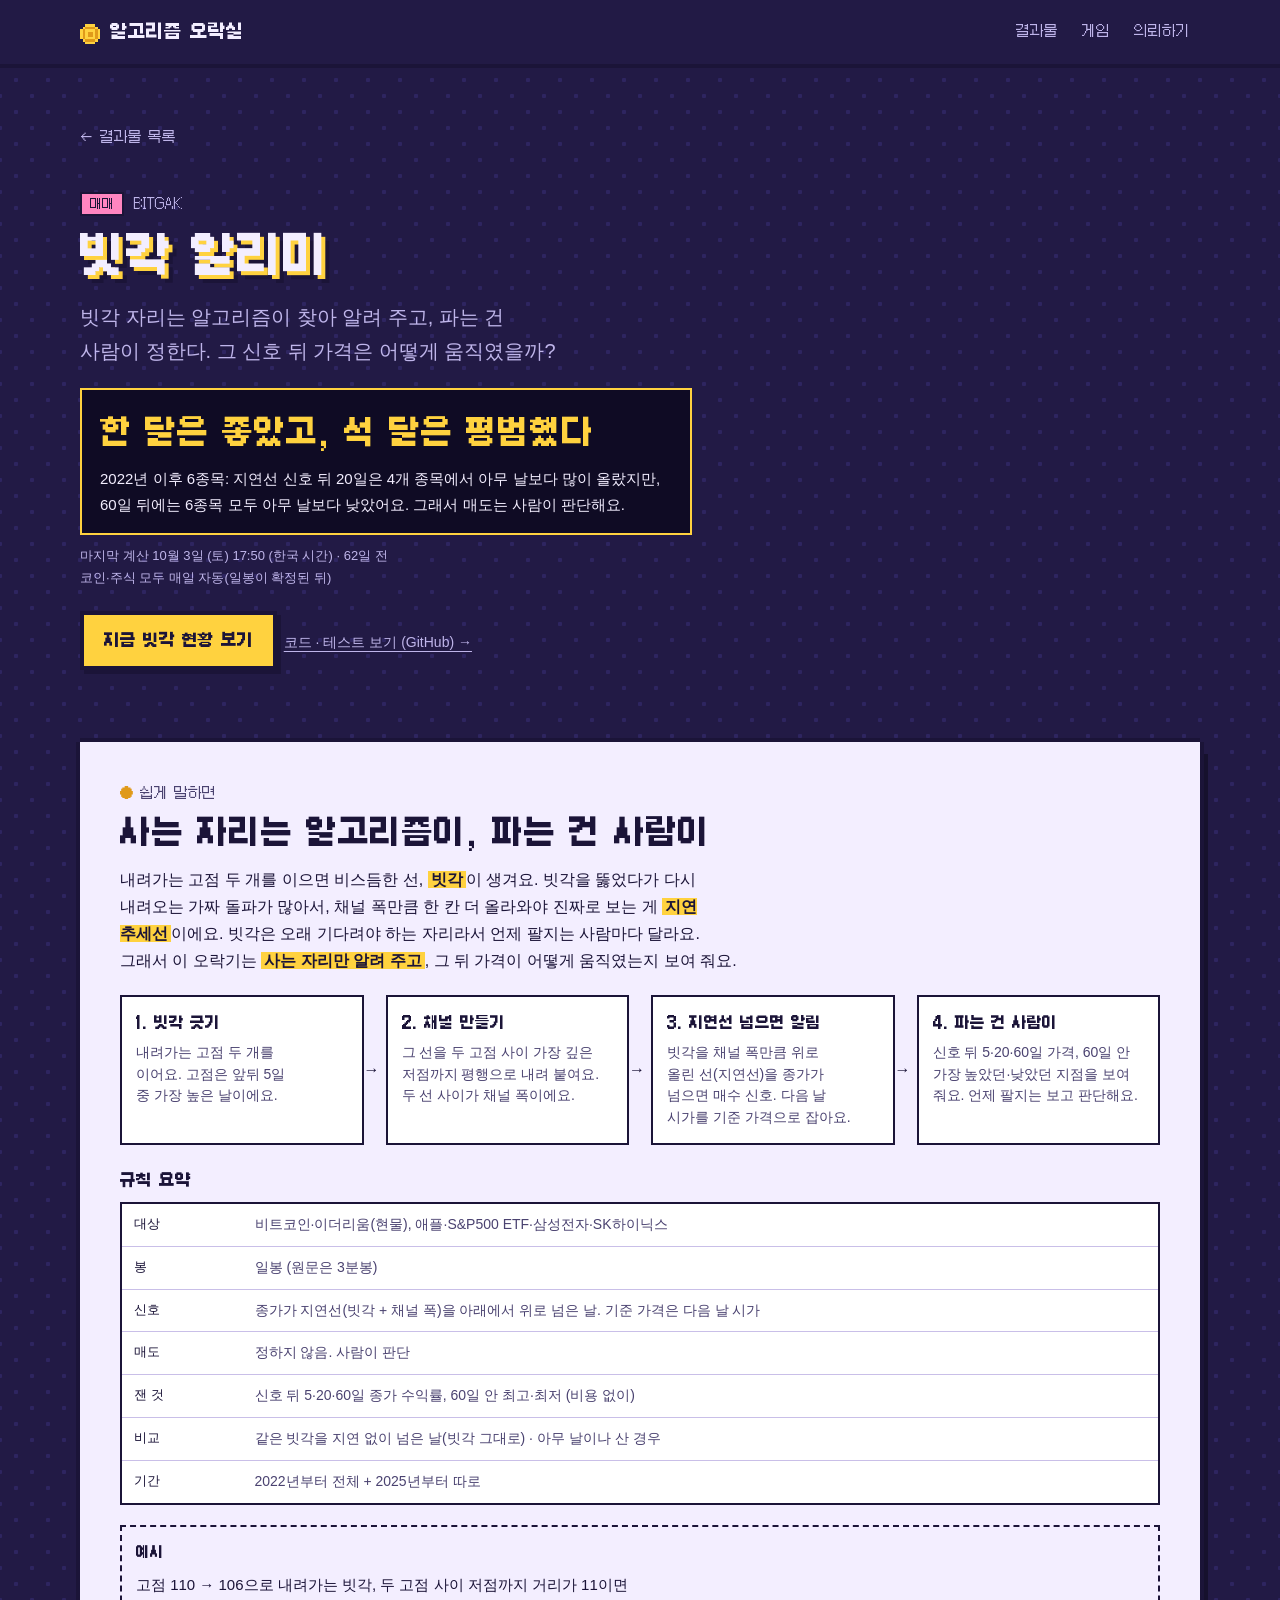
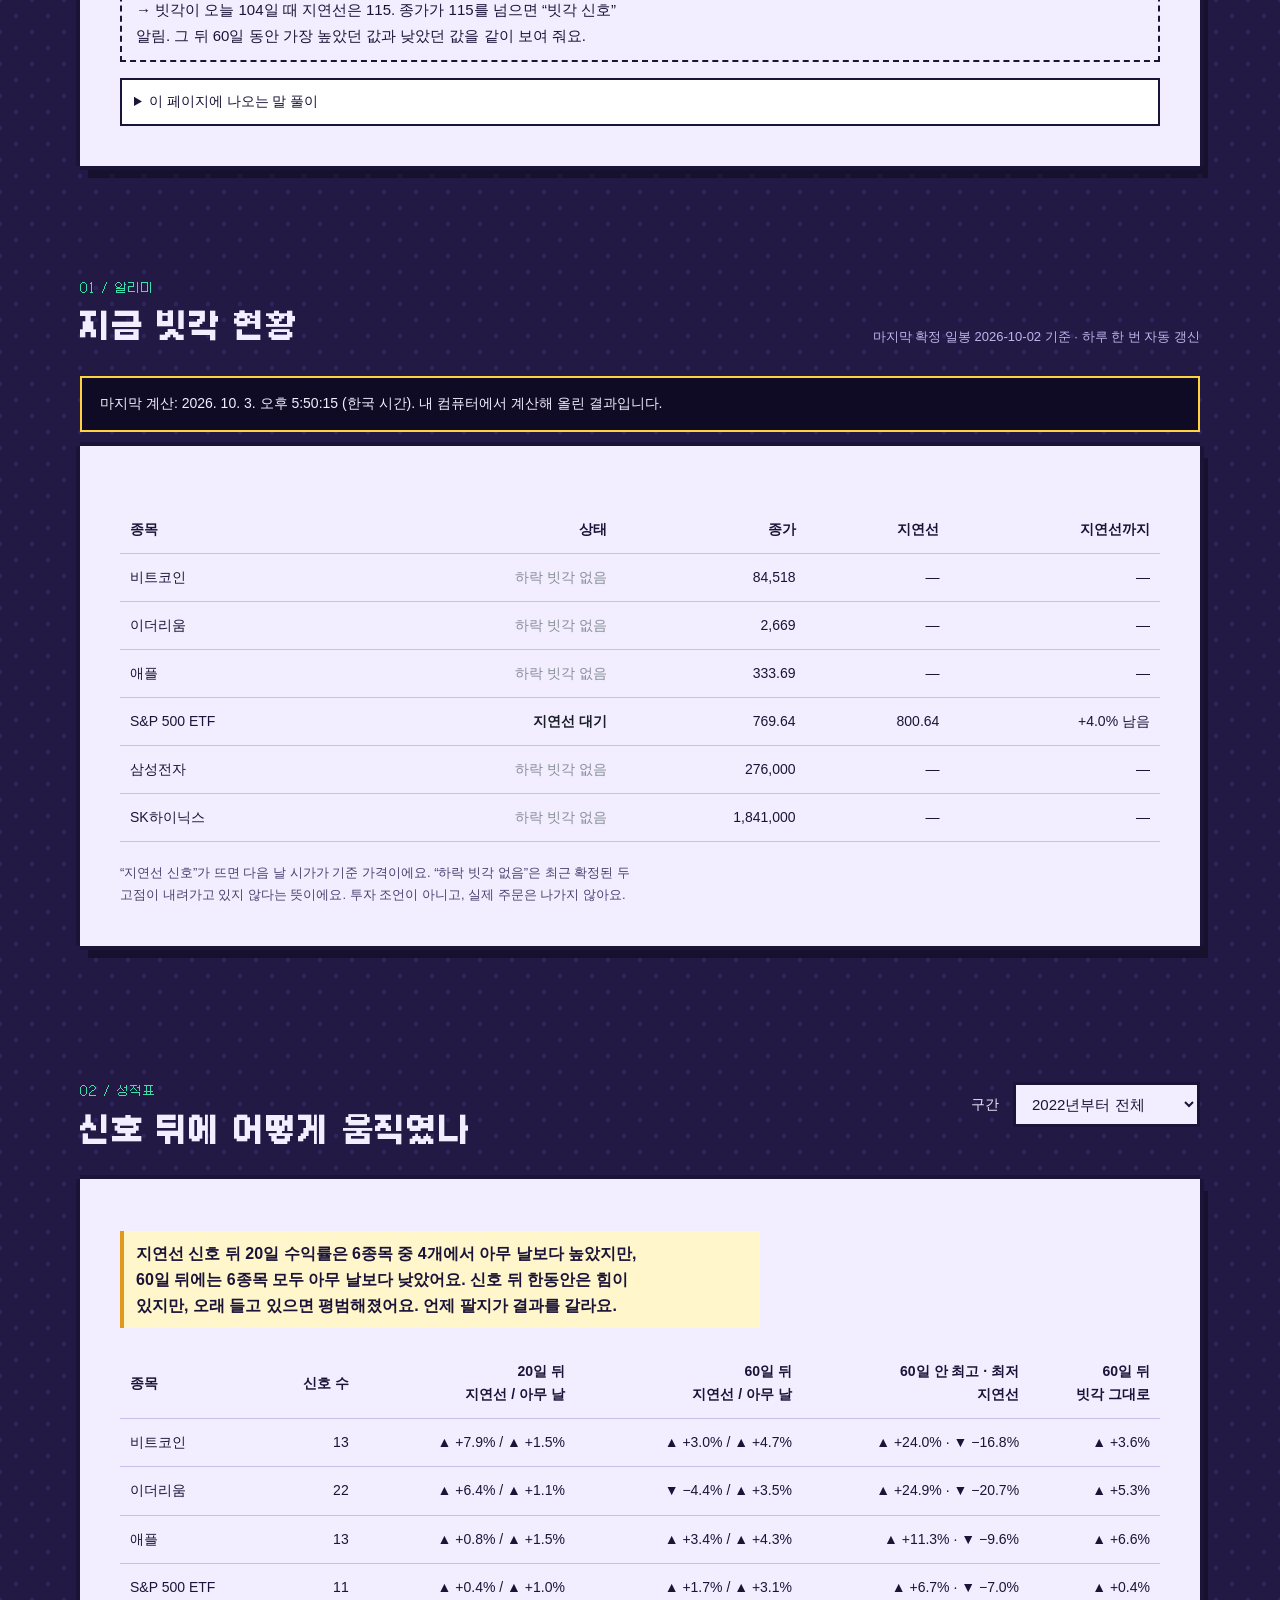
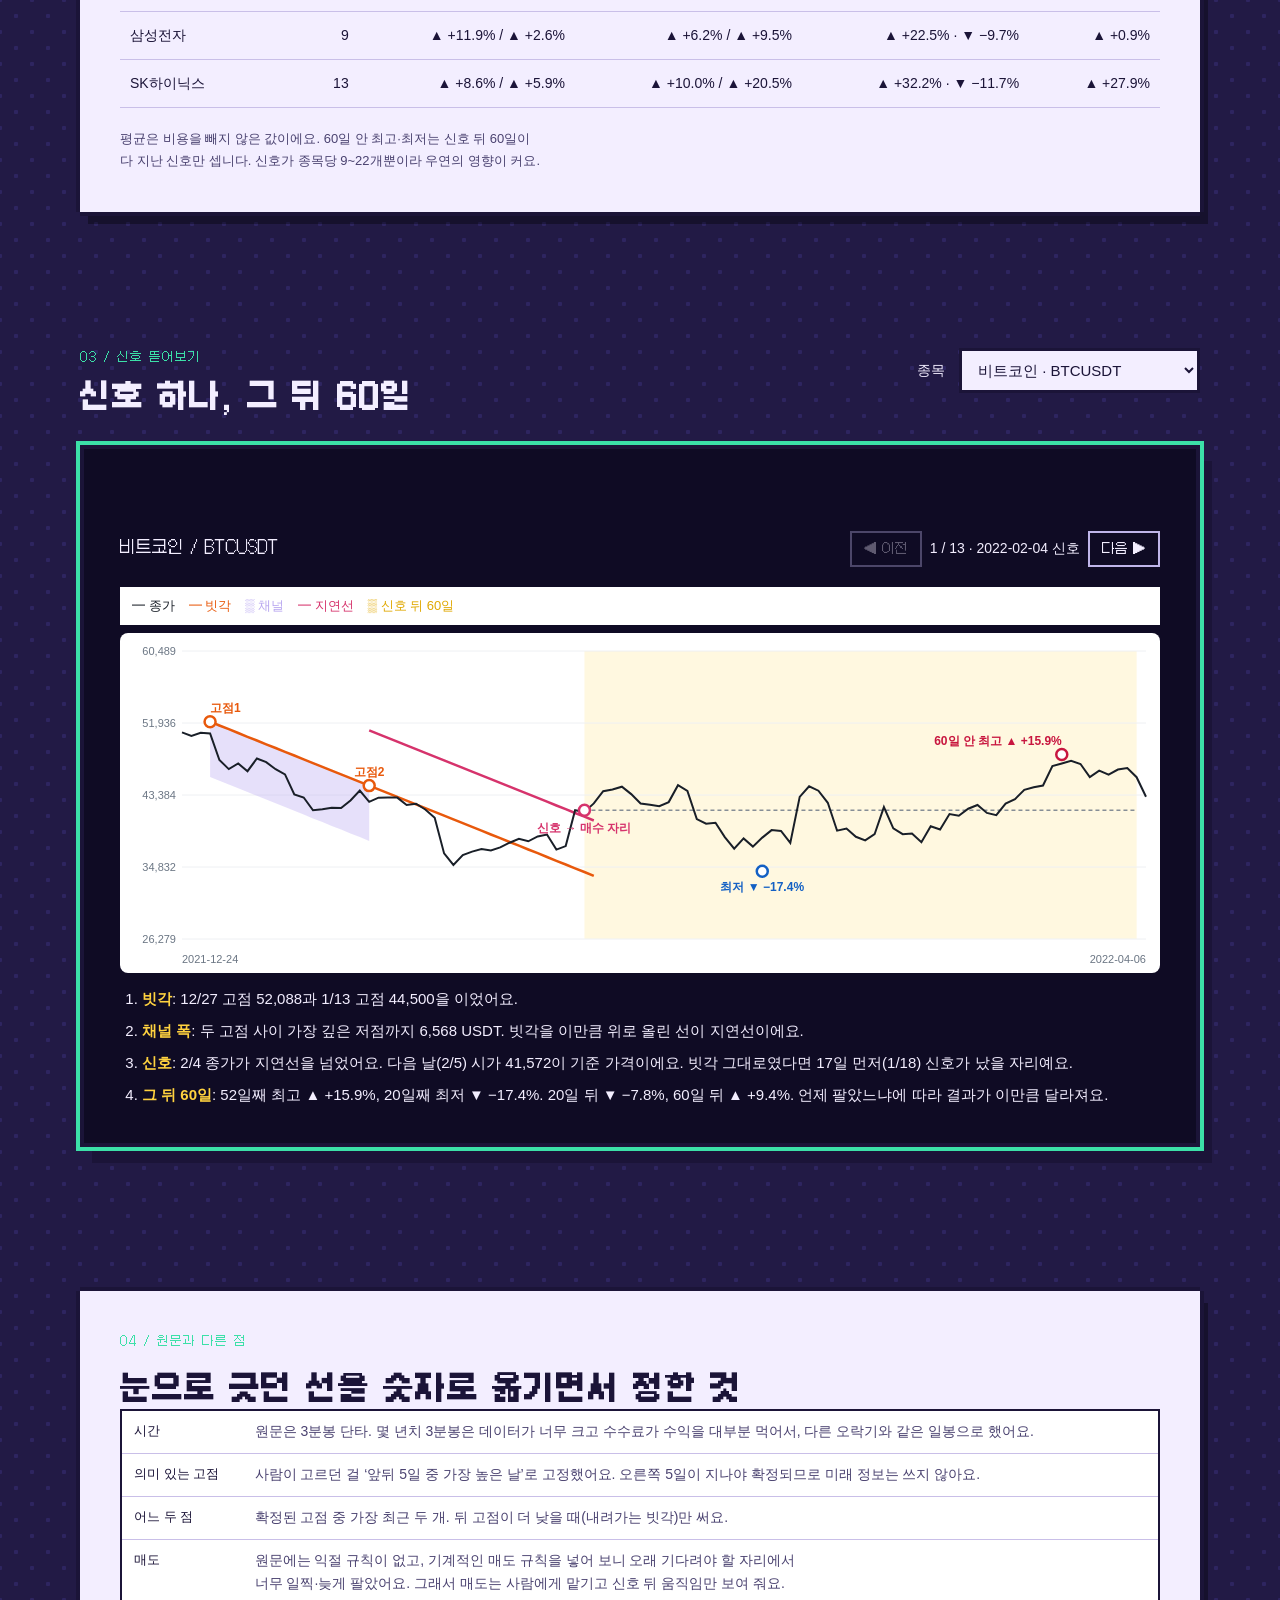
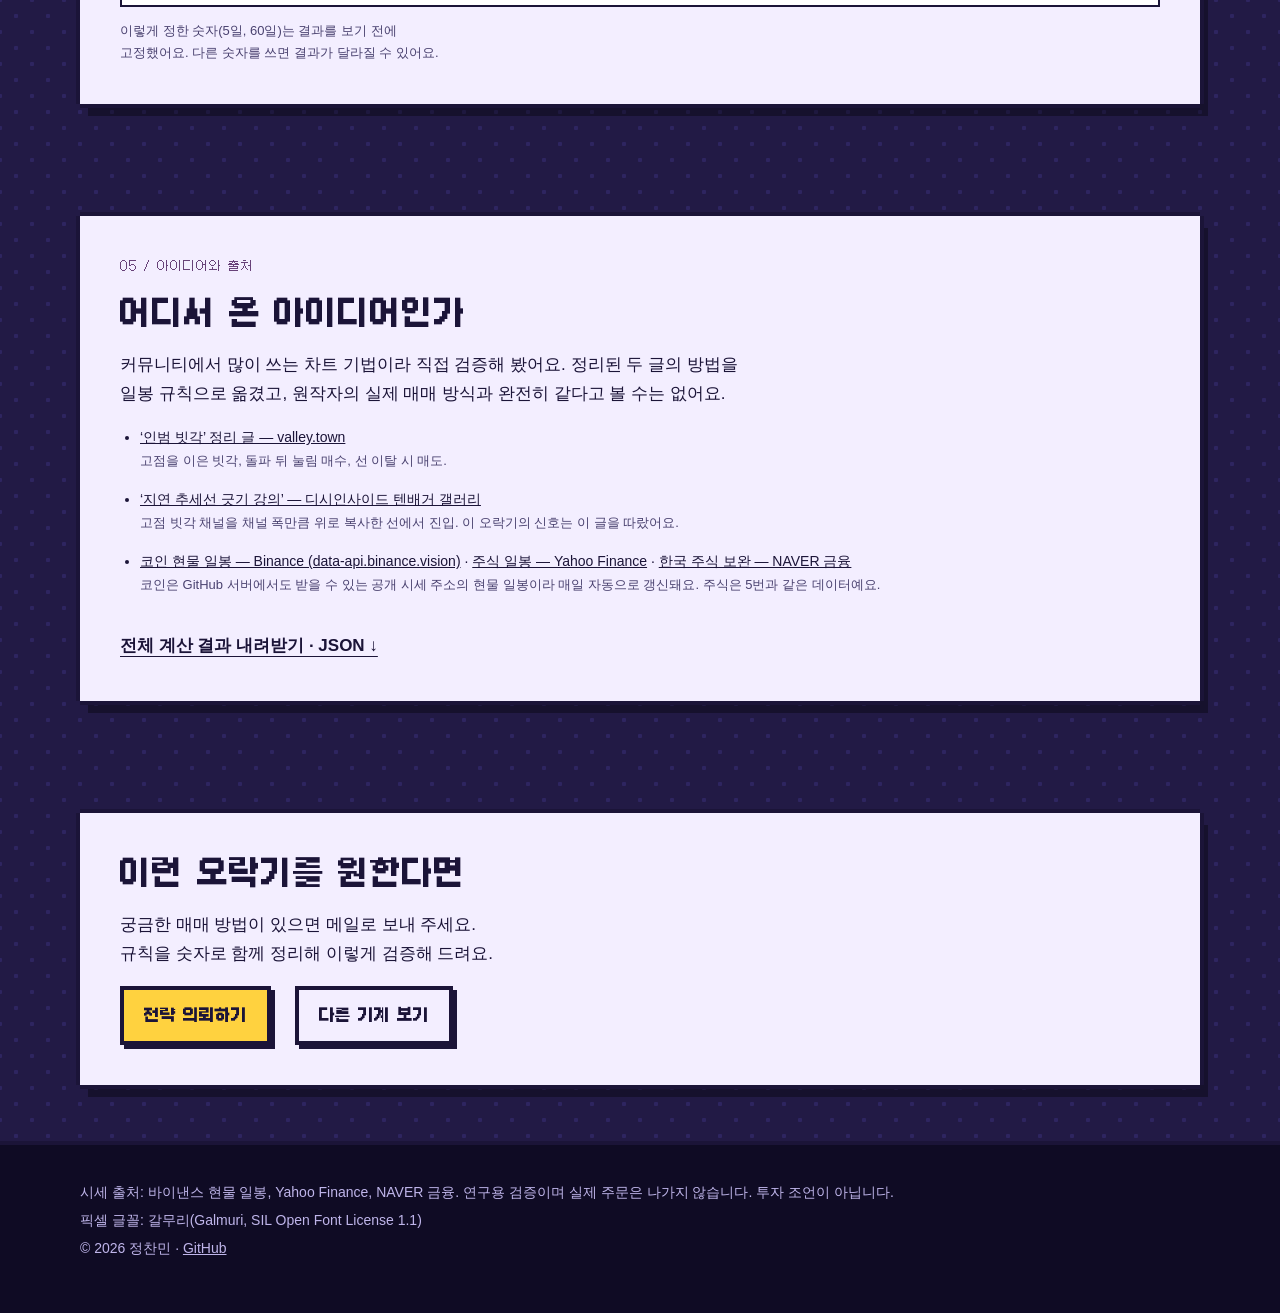
<file: machines/bitgak.html>
<!doctype html>
<html lang="ko">
<head>
  <meta charset="utf-8"><meta name="viewport" content="width=device-width,initial-scale=1">
  <title>빗각 · 지연 추세선 · 알고리즘 오락실</title>
  <meta name="description" content="커뮤니티에서 유명한 빗각(하락 추세선) 기법 검증.을 뚫자마자 사지 않고 채널 폭만큼 더 오를 때까지 기다리면 가짜 돌파를 피할까? 6개 종목 일봉 백테스트.">
  <meta property="og:type" content="website">
  <meta property="og:title" content="빗각 · 지연 추세선 · 알고리즘 오락실">
  <meta property="og:description" content="커뮤니티 차트 기법 검증. 빗각 알리미: 사는 자리는 알고리즘이, 파는 건 사람이. 신호 뒤 움직임을 6개 종목으로 확인.">
  <meta property="og:url" content="https://chandolkarim.github.io/algo-arcade/machines/bitgak.html">
  <meta property="og:image" content="https://chandolkarim.github.io/algo-arcade/assets/og.png">
  <meta property="og:locale" content="ko_KR">
  <meta name="twitter:card" content="summary_large_image">
  <link rel="icon" href="../assets/favicon.svg" type="image/svg+xml">
  <link rel="stylesheet" href="../assets/style.css">
  <link rel="stylesheet" href="../assets/home.css"><link rel="stylesheet" href="../assets/breakout.css"><link rel="stylesheet" href="../assets/linechart.css">
</head>
<body class="breakout-page">
  <a class="skip-link" href="#main">본문 바로가기</a>
  <header class="site-header"><div class="wrap"><a class="logo" href="../index.html"><span class="logo-coin" data-scene="coin"></span>알고리즘 오락실</a>
    <nav class="site-nav" aria-label="주요 메뉴">
        <ul>
          <li><a href="../index.html#works">결과물</a></li>
          <li><a href="../games.html">게임</a></li>
          <li><a href="../index.html#request">의뢰하기</a></li>
        </ul>
      </nav>
  </div></header>
  <main id="main">
    <section class="machine-hero wrap" aria-labelledby="machine-title">
      <a class="back-link" href="../index.html#works">← 결과물 목록</a>
      <p class="mh-top"><span class="mc-kind k-trade">매매</span><span class="mc-en">BITGAK</span></p>
      <h1 class="mh-title" id="machine-title">빗각 알리미</h1>
      <p class="mh-q">빗각 자리는 알고리즘이 찾아 알려 주고, 파는 건 사람이 정한다. 그 신호 뒤 가격은 어떻게 움직였을까?</p>
      <div class="mh-result"><b>한 달은 좋았고, 석 달은 평범했다</b><span id="bg-hero-span">지연선을 넘은 뒤 20일은 대체로 아무 날보다 많이 올랐지만, 60일까지 들고 있으면 아무 날 산 것보다 못했어요. 파는 판단이 중요한 자리예요.</span></div>
      <p class="mh-meta mh-updated" data-updated="BITGAK_DATA" data-note="코인·주식 모두 매일 자동(일봉이 확정된 뒤)">마지막 계산 날짜를 불러오는 중</p>
      <a class="btn hero-play" href="#now">지금 빗각 현황 보기</a>
      <a class="code-link" href="https://github.com/chandolkarim/algo-arcade/tree/main/bitgak">코드 · 테스트 보기 (GitHub) →</a>
    </section>

    <section class="section wrap" id="easy" aria-labelledby="easy-title">
      <div class="panel px-box easy">
        <p class="easy-eyebrow">쉽게 말하면</p>
        <h2 class="section-title" id="easy-title">사는 자리는 알고리즘이, 파는 건 사람이</h2>
        <p class="easy-lead">내려가는 고점 두 개를 이으면 비스듬한 선, <b>빗각</b>이 생겨요. 빗각을 뚫었다가 다시 내려오는 가짜 돌파가 많아서, 채널 폭만큼 한 칸 더 올라와야 진짜로 보는 게 <b>지연 추세선</b>이에요. 빗각은 오래 기다려야 하는 자리라서 언제 팔지는 사람마다 달라요. 그래서 이 오락기는 <b>사는 자리만 알려 주고</b>, 그 뒤 가격이 어떻게 움직였는지 보여 줘요.</p>
        <ol class="easy-flow" style="--steps: 4">
          <li><b>1. 빗각 긋기</b><span>내려가는 고점 두 개를 이어요. 고점은 앞뒤 5일 중 가장 높은 날이에요.</span></li>
          <li><b>2. 채널 만들기</b><span>그 선을 두 고점 사이 가장 깊은 저점까지 평행으로 내려 붙여요. 두 선 사이가 채널 폭이에요.</span></li>
          <li><b>3. 지연선 넘으면 알림</b><span>빗각을 채널 폭만큼 위로 올린 선(지연선)을 종가가 넘으면 매수 신호. 다음 날 시가를 기준 가격으로 잡아요.</span></li>
          <li><b>4. 파는 건 사람이</b><span>신호 뒤 5·20·60일 가격, 60일 안 가장 높았던·낮았던 지점을 보여 줘요. 언제 팔지는 보고 판단해요.</span></li>
        </ol>
        <h3 class="easy-sub">규칙 요약</h3>
        <dl class="easy-rules">
          <div><dt>대상</dt><dd>비트코인·이더리움(현물), 애플·S&P500 ETF·삼성전자·SK하이닉스</dd></div>
          <div><dt>봉</dt><dd>일봉 (원문은 3분봉)</dd></div>
          <div><dt>신호</dt><dd>종가가 지연선(빗각 + 채널 폭)을 아래에서 위로 넘은 날. 기준 가격은 다음 날 시가</dd></div>
          <div><dt>매도</dt><dd>정하지 않음. 사람이 판단</dd></div>
          <div><dt>잰 것</dt><dd>신호 뒤 5·20·60일 종가 수익률, 60일 안 최고·최저 (비용 없이)</dd></div>
          <div><dt>비교</dt><dd>같은 빗각을 지연 없이 넘은 날(빗각 그대로) · 아무 날이나 산 경우</dd></div>
          <div><dt>기간</dt><dd>2022년부터 전체 + 2025년부터 따로</dd></div>
        </dl>
        <div class="easy-example"><b>예시</b><p>고점 110 → 106으로 내려가는 빗각, 두 고점 사이 저점까지 거리가 11이면 → 빗각이 오늘 104일 때 지연선은 115. 종가가 115를 넘으면 “빗각 신호” 알림. 그 뒤 60일 동안 가장 높았던 값과 낮았던 값을 같이 보여 줘요.</p></div>
        <details class="easy-glossary">
          <summary>이 페이지에 나오는 말 풀이</summary>
          <dl>
            <div><dt>빗각</dt><dd>고점(또는 저점) 두 개를 이은 비스듬한 선. 수평선이 아닌 추세선이에요.</dd></div>
            <div><dt>채널 폭</dt><dd>빗각과, 그 선을 평행으로 옮겨 저점에 붙인 선 사이의 거리.</dd></div>
            <div><dt>지연 추세선(지연선)</dt><dd>빗각을 채널 폭만큼 한 번 더 옮긴 선. 확인을 한 칸 늦춰 가짜 돌파를 거르려는 선이에요.</dd></div>
            <div><dt>아무 날</dt><dd>신호와 상관없이 기간 안 모든 날에 샀다고 쳤을 때의 평균. 신호가 쓸모 있으려면 이것보다 나아야 해요.</dd></div>
            <div><dt>60일 안 최고·최저</dt><dd>산 뒤 60일 동안 장중에 가장 높았던·낮았던 값이 산 값보다 몇 % 위·아래였는지. 잘 팔면 얻을 수 있었던 만큼과, 버텨야 했던 만큼이에요.</dd></div>
            <div><dt>시가 · 종가</dt><dd>그날 처음 거래된 값과 마지막 값. 신호는 종가로 보고, 다음 날 시가를 기준 가격으로 잡아요.</dd></div>
          </dl>
        </details>
      </div>
    </section>

    <section class="section wrap" id="now" aria-labelledby="now-title">
      <div class="bo-section-head"><div><p class="bo-eyebrow">01 / 알리미</p><h2 class="section-title" id="now-title">지금 빗각 현황</h2></div><p class="bo-caption" id="bg-now-date">마지막 확정 일봉 기준 · 하루 한 번 자동 갱신</p></div>
      <p id="bg-global-status" class="bo-notice" role="status">저장된 계산 결과를 불러오는 중입니다.</p>
      <noscript><p class="bo-notice">표시는 JavaScript가 필요합니다. <a href="../data/bitgak.json">계산 결과 JSON 보기</a></p></noscript>
      <div class="panel px-box">
        <div class="bo-table-scroll" tabindex="0" role="region" aria-label="종목별 지금 빗각 현황"><table>
          <thead><tr><th>종목</th><th>상태</th><th>종가</th><th>지연선</th><th>지연선까지</th></tr></thead>
          <tbody id="bg-now"></tbody>
        </table></div>
        <p class="bo-small">“지연선 신호”가 뜨면 다음 날 시가가 기준 가격이에요. “하락 빗각 없음”은 최근 확정된 두 고점이 내려가고 있지 않다는 뜻이에요. 투자 조언이 아니고, 실제 주문은 나가지 않아요.</p>
      </div>
    </section>

    <section class="section wrap" id="summary" aria-labelledby="summary-title">
      <div class="bo-section-head"><div><p class="bo-eyebrow">02 / 성적표</p><h2 class="section-title" id="summary-title">신호 뒤에 어떻게 움직였나</h2></div>
        <div class="bo-controls"><label for="bg-period">구간</label><select id="bg-period"><option value="backtest">2022년부터 전체</option><option value="holdout">2025년부터 따로</option></select></div></div>
      <div class="panel px-box">
        <p class="ch-say ch-say-light" id="bg-summary-say">계산 결과를 불러오는 중입니다.</p>
        <div class="bo-table-scroll" tabindex="0" role="region" aria-label="신호 뒤 평균 수익률"><table>
          <thead><tr><th>종목</th><th>신호 수</th><th>20일 뒤<br>지연선 / 아무 날</th><th>60일 뒤<br>지연선 / 아무 날</th><th>60일 안 최고 · 최저<br>지연선</th><th>60일 뒤<br>빗각 그대로</th></tr></thead>
          <tbody id="bg-summary"></tbody>
        </table></div>
        <p class="bo-small">평균은 비용을 빼지 않은 값이에요. 60일 안 최고·최저는 신호 뒤 60일이 다 지난 신호만 셉니다. 신호가 종목당 9~22개뿐이라 우연의 영향이 커요.</p>
      </div>
    </section>

    <section class="section wrap" id="episodes" aria-labelledby="episodes-title">
      <div class="bo-section-head"><div><p class="bo-eyebrow">03 / 신호 뜯어보기</p><h2 class="section-title" id="episodes-title">신호 하나, 그 뒤 60일</h2></div>
        <div class="bo-controls"><label for="bg-asset">종목</label><select id="bg-asset" disabled><option>데이터 준비 중</option></select></div></div>
      <p id="bg-asset-status" class="bo-notice" hidden></p>
      <div id="bg-content" hidden><div class="bo-terminal">
        <div class="bo-chart-head"><h3 id="bg-symbol-title"></h3>
          <div class="bg-ep-nav" role="group" aria-label="신호 고르기"><button type="button" id="bg-ep-prev">◀ 이전</button><span id="bg-ep-label"></span><button type="button" id="bg-ep-next">다음 ▶</button></div></div>
        <div class="bg-ep-key" aria-hidden="true"><span class="k-close">━ 종가</span><span class="k-line">━ 빗각</span><span class="k-channel">▒ 채널</span><span class="k-delay">━ 지연선</span><span class="k-after">▒ 신호 뒤 60일</span></div>
        <svg id="bg-ep-chart" class="bo-chart bg-ep-chart" viewBox="0 0 960 340" role="img"></svg>
        <ol class="bg-ep-steps" id="bg-ep-steps"></ol>
      </div></div>
    </section>

    <section class="section wrap" id="rules" aria-labelledby="rules-title">
      <div class="panel px-box bo-method">
        <p class="bo-eyebrow">04 / 원문과 다른 점</p><h2 class="section-title" id="rules-title">눈으로 긋던 선을 숫자로 옮기면서 정한 것</h2>
        <dl class="easy-rules">
          <div><dt>시간</dt><dd>원문은 3분봉 단타. 몇 년치 3분봉은 데이터가 너무 크고 수수료가 수익을 대부분 먹어서, 다른 오락기와 같은 일봉으로 했어요.</dd></div>
          <div><dt>의미 있는 고점</dt><dd>사람이 고르던 걸 ‘앞뒤 5일 중 가장 높은 날’로 고정했어요. 오른쪽 5일이 지나야 확정되므로 미래 정보는 쓰지 않아요.</dd></div>
          <div><dt>어느 두 점</dt><dd>확정된 고점 중 가장 최근 두 개. 뒤 고점이 더 낮을 때(내려가는 빗각)만 써요.</dd></div>
          <div><dt>매도</dt><dd>원문에는 익절 규칙이 없고, 기계적인 매도 규칙을 넣어 보니 오래 기다려야 할 자리에서 너무 일찍·늦게 팔았어요. 그래서 매도는 사람에게 맡기고 신호 뒤 움직임만 보여 줘요.</dd></div>
        </dl>
        <p class="bo-small">이렇게 정한 숫자(5일, 60일)는 결과를 보기 전에 고정했어요. 다른 숫자를 쓰면 결과가 달라질 수 있어요.</p>
      </div>
    </section>

    <section class="section wrap" id="sources" aria-labelledby="sources-title"><div class="panel px-box bo-origin">
      <p class="bo-eyebrow">05 / 아이디어와 출처</p><h2 class="section-title" id="sources-title">어디서 온 아이디어인가</h2>
      <p>커뮤니티에서 많이 쓰는 차트 기법이라 직접 검증해 봤어요. 정리된 두 글의 방법을 일봉 규칙으로 옮겼고, 원작자의 실제 매매 방식과 완전히 같다고 볼 수는 없어요.</p>
      <ul class="bo-sources">
        <li><a href="https://www.valley.town/space/@hotguy/articles/6847af557e6409113b2b2d8f">‘인범 빗각’ 정리 글 — valley.town</a><span>고점을 이은 빗각, 돌파 뒤 눌림 매수, 선 이탈 시 매도.</span></li>
        <li><a href="https://gall.dcinside.com/mgallery/board/view/?id=tenbagger&no=6047986">‘지연 추세선 긋기 강의’ — 디시인사이드 텐배거 갤러리</a><span>고점 빗각 채널을 채널 폭만큼 위로 복사한 선에서 진입. 이 오락기의 신호는 이 글을 따랐어요.</span></li>
        <li><a href="https://developers.binance.com/docs/binance-spot-api-docs/rest-api/market-data-endpoints">코인 현물 일봉 — Binance (data-api.binance.vision)</a> · <a href="https://finance.yahoo.com/">주식 일봉 — Yahoo Finance</a> · <a href="https://finance.naver.com/">한국 주식 보완 — NAVER 금융</a><span>코인은 GitHub 서버에서도 받을 수 있는 공개 시세 주소의 현물 일봉이라 매일 자동으로 갱신돼요. 주식은 5번과 같은 데이터예요.</span></li>
      </ul>
      <a class="bo-download" href="../data/bitgak.json" download>전체 계산 결과 내려받기 · JSON ↓</a>
      </div></section>

    <section class="section wrap" id="contact" aria-labelledby="contact-title">
      <div class="panel px-box">
        <h2 class="section-title" id="contact-title">이런 오락기를 원한다면</h2>
        <p>궁금한 매매 방법이 있으면 메일로 보내 주세요. 규칙을 숫자로 함께 정리해 이렇게 검증해 드려요.</p>
        <div class="coin-slot">
          <a class="btn" href="../index.html#request">전략 의뢰하기</a>
          <a class="btn btn-ghost" href="../index.html#works">다른 기계 보기</a>
        </div>
      </div>
    </section>
  </main>

  <footer class="site-footer">
    <div class="wrap">
      <p>시세 출처: 바이낸스 현물 일봉, Yahoo Finance, NAVER 금융. 연구용 검증이며 실제 주문은 나가지 않습니다. 투자 조언이 아닙니다.</p>
      <p>픽셀 글꼴: 갈무리(Galmuri, SIL Open Font License 1.1)</p>
      <p>© 2026 정찬민 · <a href="https://github.com/chandolkarim">GitHub</a></p>
    </div>
  </footer>
  <script src="../assets/script.js"></script><script src="../data/bitgak-data.js"></script><script src="../assets/linechart.js"></script><script src="../assets/bitgak.js"></script>
</body>
</html>
</file>
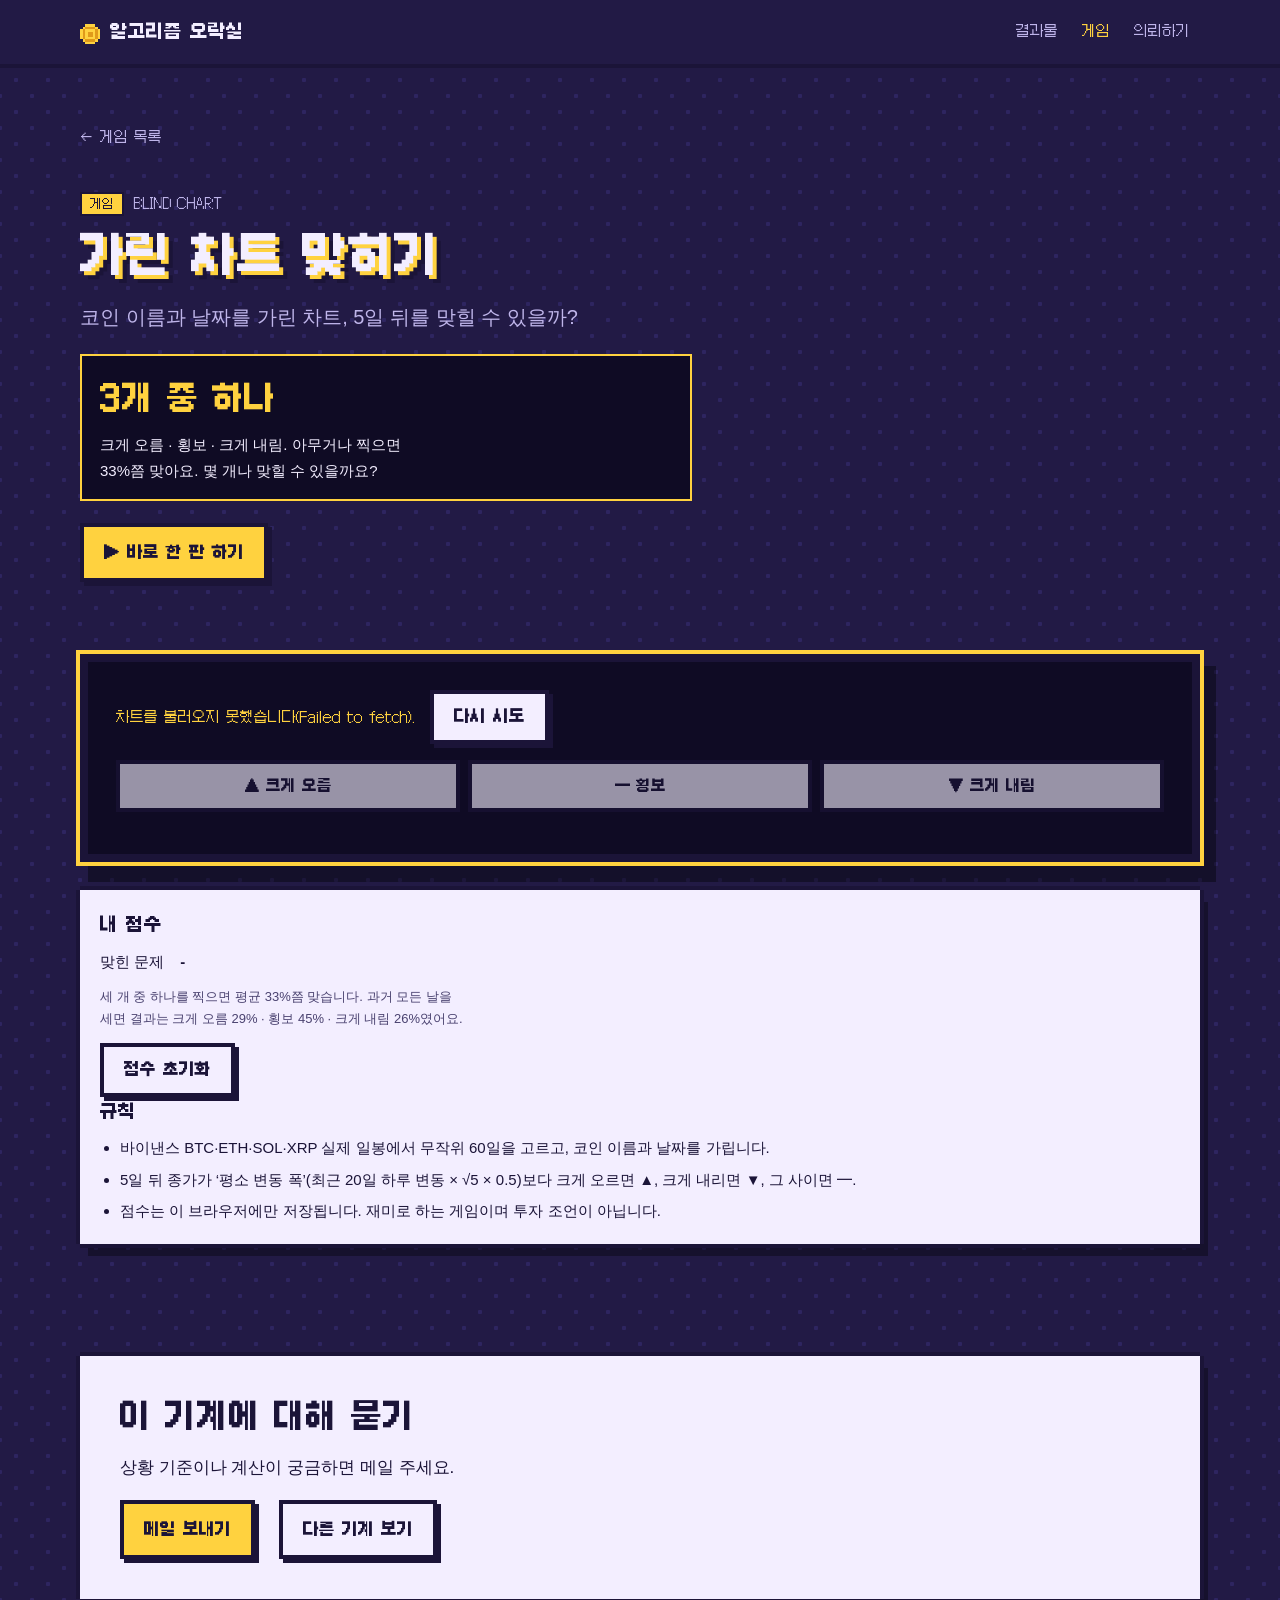
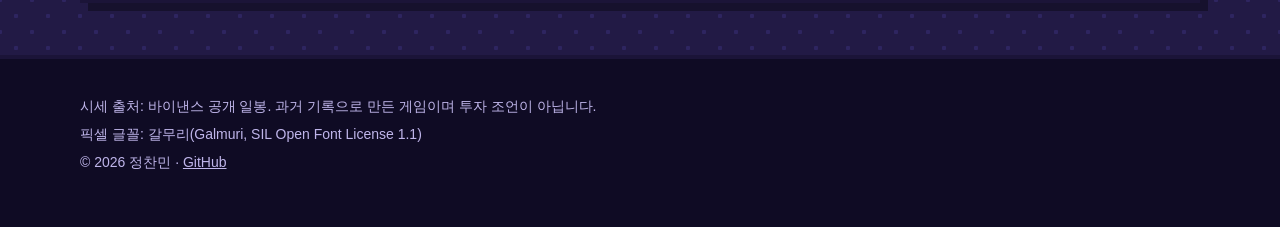
<file: machines/blind-chart.html>
<!doctype html>
<html lang="ko">
<head>
  <meta charset="utf-8">
  <meta name="viewport" content="width=device-width, initial-scale=1">
  <title>BLIND CHART · 알고리즘 오락실</title>
  <meta name="description" content="이름과 날짜를 가린 코인 차트를 보고 5일 뒤를 맞히는 게임. 다른 기계의 규칙이 힌트를 줍니다.">
  <meta property="og:type" content="website">
  <meta property="og:title" content="BLIND CHART · 알고리즘 오락실">
  <meta property="og:description" content="이름과 날짜를 가린 코인 차트를 보고 5일 뒤를 맞히는 게임. 다른 기계의 규칙이 힌트를 줍니다.">
  <meta property="og:url" content="https://chandolkarim.github.io/algo-arcade/machines/blind-chart.html">
  <meta property="og:image" content="https://chandolkarim.github.io/algo-arcade/assets/og.png">
  <meta property="og:locale" content="ko_KR">
  <meta name="twitter:card" content="summary_large_image">
  <link rel="icon" href="../assets/favicon.svg" type="image/svg+xml">
  <link rel="stylesheet" href="../assets/style.css">
  <link rel="stylesheet" href="../assets/home.css">
  <link rel="stylesheet" href="../assets/blind-chart.css">
</head>
<body>
  <a class="skip-link" href="#main">본문 바로가기</a>

  <header class="site-header">
    <div class="wrap">
      <a class="logo" href="../index.html">
        <span class="logo-coin" data-scene="coin"></span>
        알고리즘 오락실
      </a>
      <nav class="site-nav" aria-label="이 게임 안내">
        <ul>
          <li><a href="../index.html#works">결과물</a></li>
          <li><a href="../games.html" aria-current="page">게임</a></li>
          <li><a href="../index.html#request">의뢰하기</a></li>
        </ul>
      </nav>
    </div>
  </header>

  <main id="main">
    <section class="machine-hero wrap" aria-labelledby="machine-title">
      <a class="back-link" href="../games.html">← 게임 목록</a>
      <p class="mh-top"><span class="mc-kind k-game">게임</span><span class="mc-en">BLIND CHART</span></p>
      <h1 class="mh-title" id="machine-title">가린 차트 맞히기</h1>
      <p class="mh-q">코인 이름과 날짜를 가린 차트, 5일 뒤를 맞힐 수 있을까?</p>
      <div class="mh-result"><b>3개 중 하나</b><span>크게 오름 · 횡보 · 크게 내림. 아무거나 찍으면 33%쯤 맞아요. 몇 개나 맞힐 수 있을까요?</span></div>
      <a class="btn hero-play" href="#game">▶ 바로 한 판 하기</a>
      
    </section>

    <section class="section wrap" id="game" aria-labelledby="game-title">
      <h2 class="visually-hidden" id="game-title">게임</h2>
      <div class="bc-screen">
        <p class="bc-round" id="bc-round">문제를 준비하는 중…</p>
        <noscript><p class="bc-round">이 게임은 JavaScript가 필요합니다.</p></noscript>

        <figure class="bc-chart" id="bc-chart"></figure>

        <p class="bc-question" id="bc-question"></p>
        <div class="bc-choices" id="bc-choices" role="group" aria-label="5일 뒤 예측">
          <button type="button" class="bc-choice" data-choice="up" disabled>▲ 크게 오름</button>
          <button type="button" class="bc-choice" data-choice="flat" disabled>━ 횡보</button>
          <button type="button" class="bc-choice" data-choice="down" disabled>▼ 크게 내림</button>
        </div>
        <div class="bc-result" id="bc-result" role="status" aria-live="polite"></div>
        <button type="button" class="btn" id="bc-next" hidden>다음 문제 ▶</button>
      </div>

      <div class="bc-score panel px-box" id="bc-score" aria-labelledby="score-title">
        <h3 id="score-title">내 점수</h3>
        <dl id="bc-score-list"></dl>
        <p class="bc-note">세 개 중 하나를 찍으면 평균 33%쯤 맞습니다. 과거 모든 날을 세면 결과는 크게 오름 <span id="bc-base-up">-</span> · 횡보 <span id="bc-base-flat">-</span> · 크게 내림 <span id="bc-base-down">-</span>였어요.</p>
        <button type="button" class="btn btn-ghost" id="bc-reset">점수 초기화</button>
        <h3 class="bc-sub">규칙</h3>
        <ul class="bc-limits">
          <li>바이낸스 BTC·ETH·SOL·XRP 실제 일봉에서 무작위 60일을 고르고, 코인 이름과 날짜를 가립니다.</li>
          <li>5일 뒤 종가가 ‘평소 변동 폭’(최근 20일 하루 변동 × √5 × 0.5)보다 크게 오르면 ▲, 크게 내리면 ▼, 그 사이면 ━.</li>
          <li>점수는 이 브라우저에만 저장됩니다. 재미로 하는 게임이며 투자 조언이 아닙니다.</li>
        </ul>
      </div>
    </section>

    <section class="section wrap" id="contact" aria-labelledby="contact-title">
      <div class="panel px-box">
        <h2 class="section-title" id="contact-title">이 기계에 대해 묻기</h2>
        <p>상황 기준이나 계산이 궁금하면 메일 주세요.</p>
        <div class="coin-slot">
          <a class="btn" href="mailto:wjdcksals24@hufs.ac.kr?subject=BLIND%20CHART%20문의">메일 보내기</a>
          <a class="btn btn-ghost" href="../index.html#works">다른 기계 보기</a>
        </div>
      </div>
    </section>
  </main>

  <footer class="site-footer">
    <div class="wrap">
      <p>시세 출처: 바이낸스 공개 일봉. 과거 기록으로 만든 게임이며 투자 조언이 아닙니다.</p>
      <p>픽셀 글꼴: 갈무리(Galmuri, SIL Open Font License 1.1)</p>
      <p>© 2026 정찬민 · <a href="https://github.com/chandolkarim">GitHub</a></p>
    </div>
  </footer>

  <script src="../assets/script.js"></script>
  <script src="../data/blind-data.js"></script>
  <script src="../assets/blind-chart.js"></script>
</body>
</html>
</file>
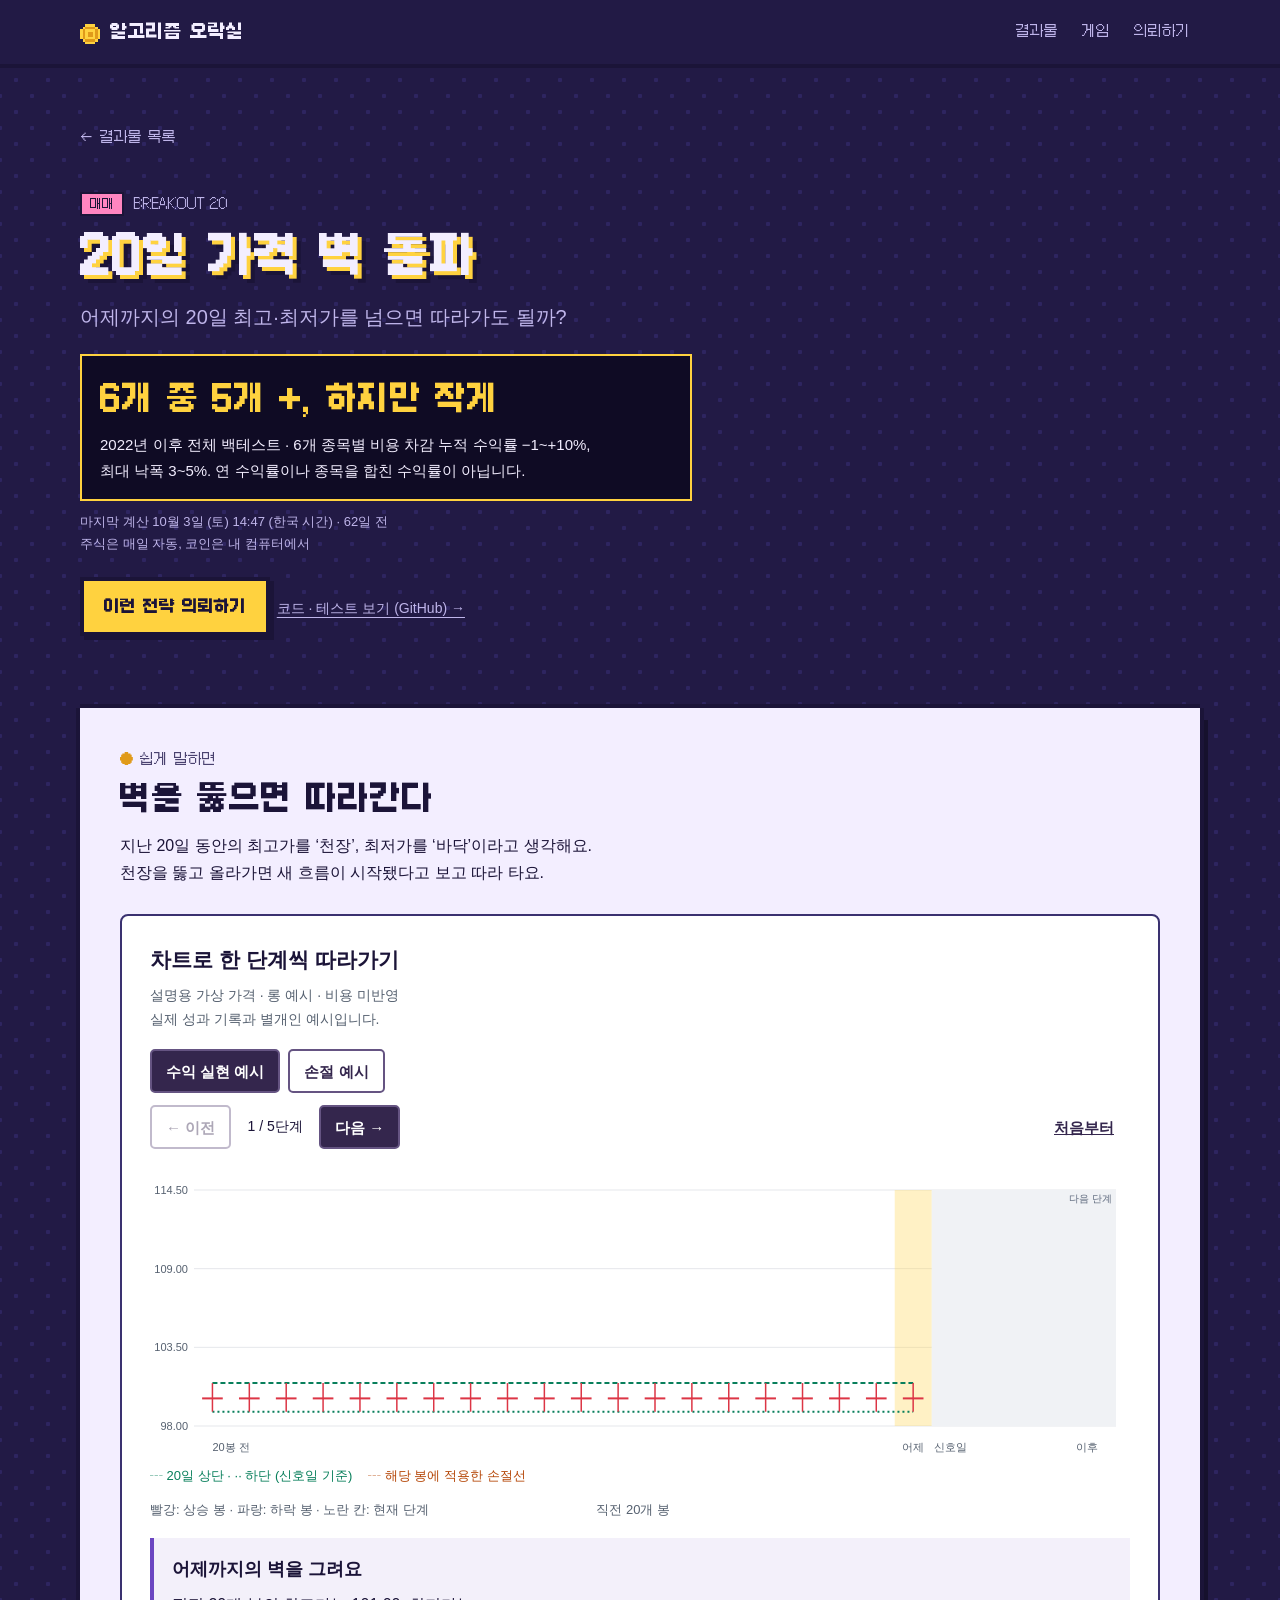
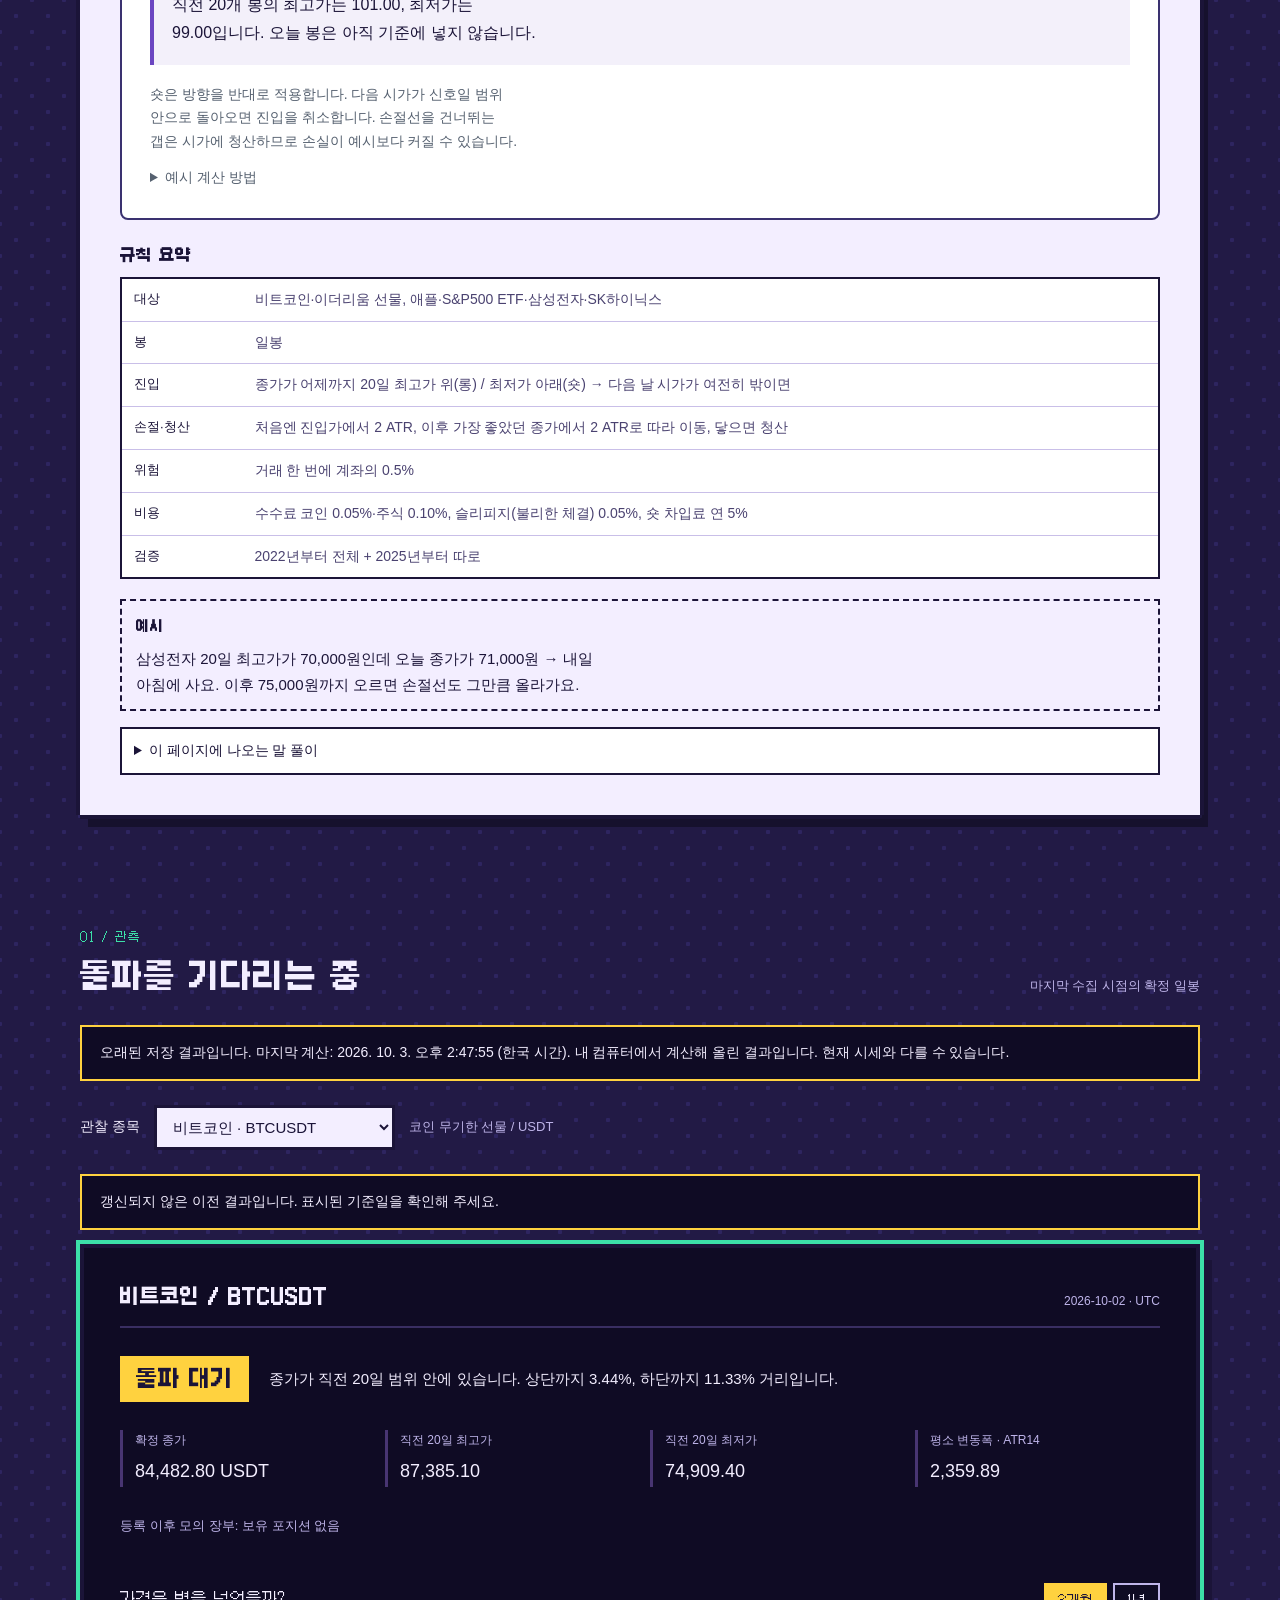
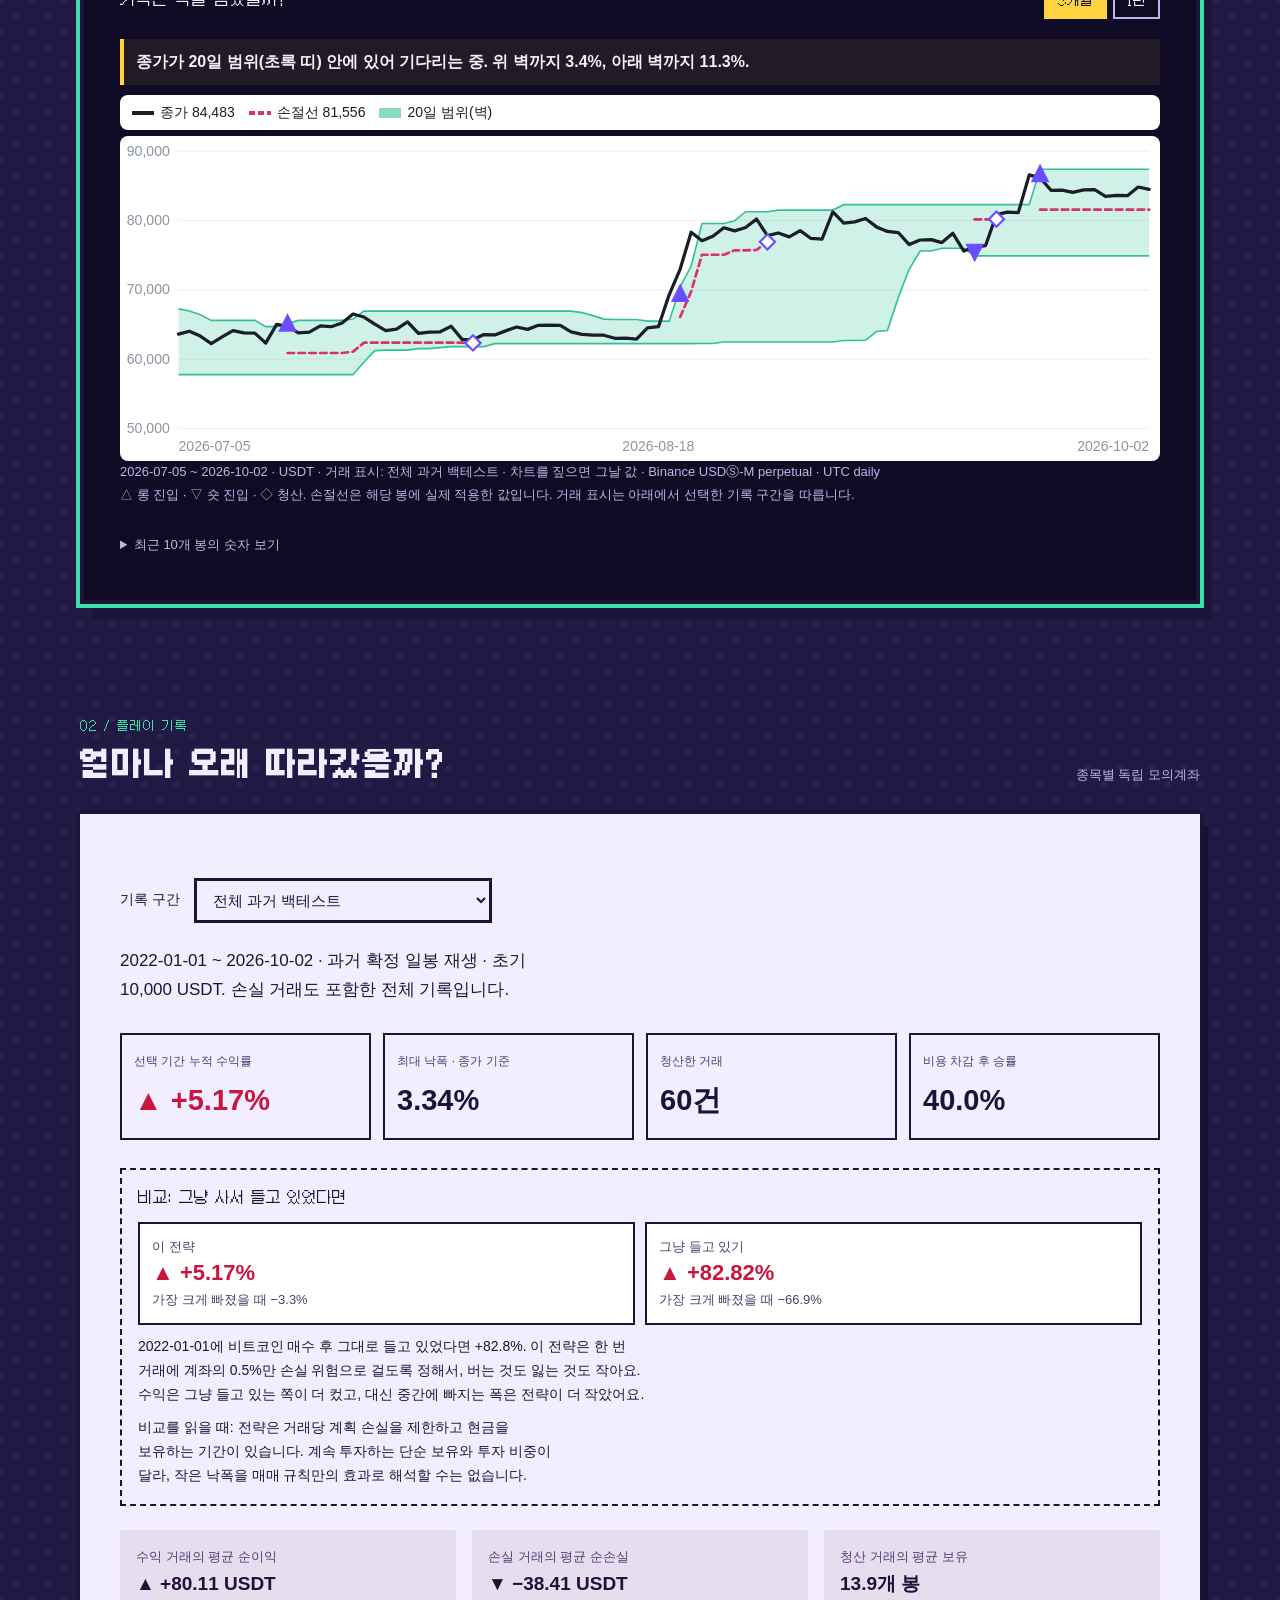
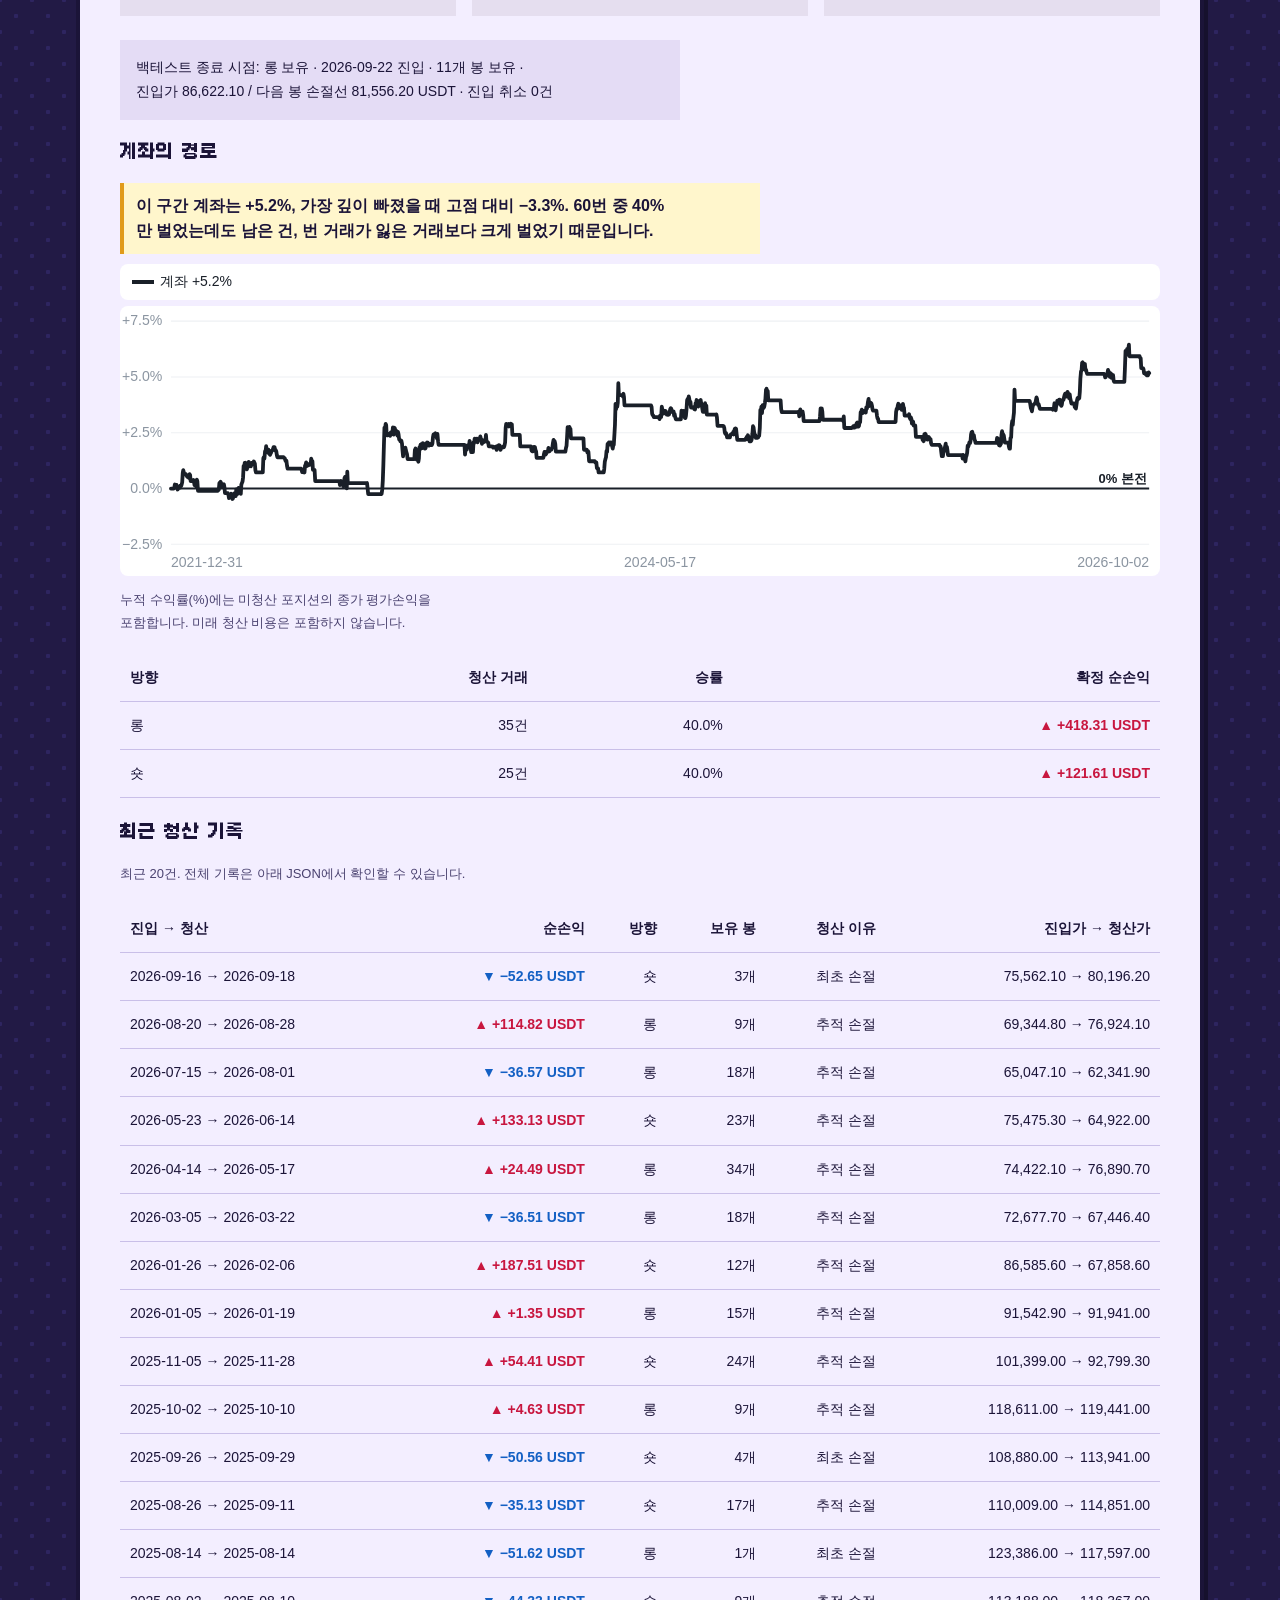
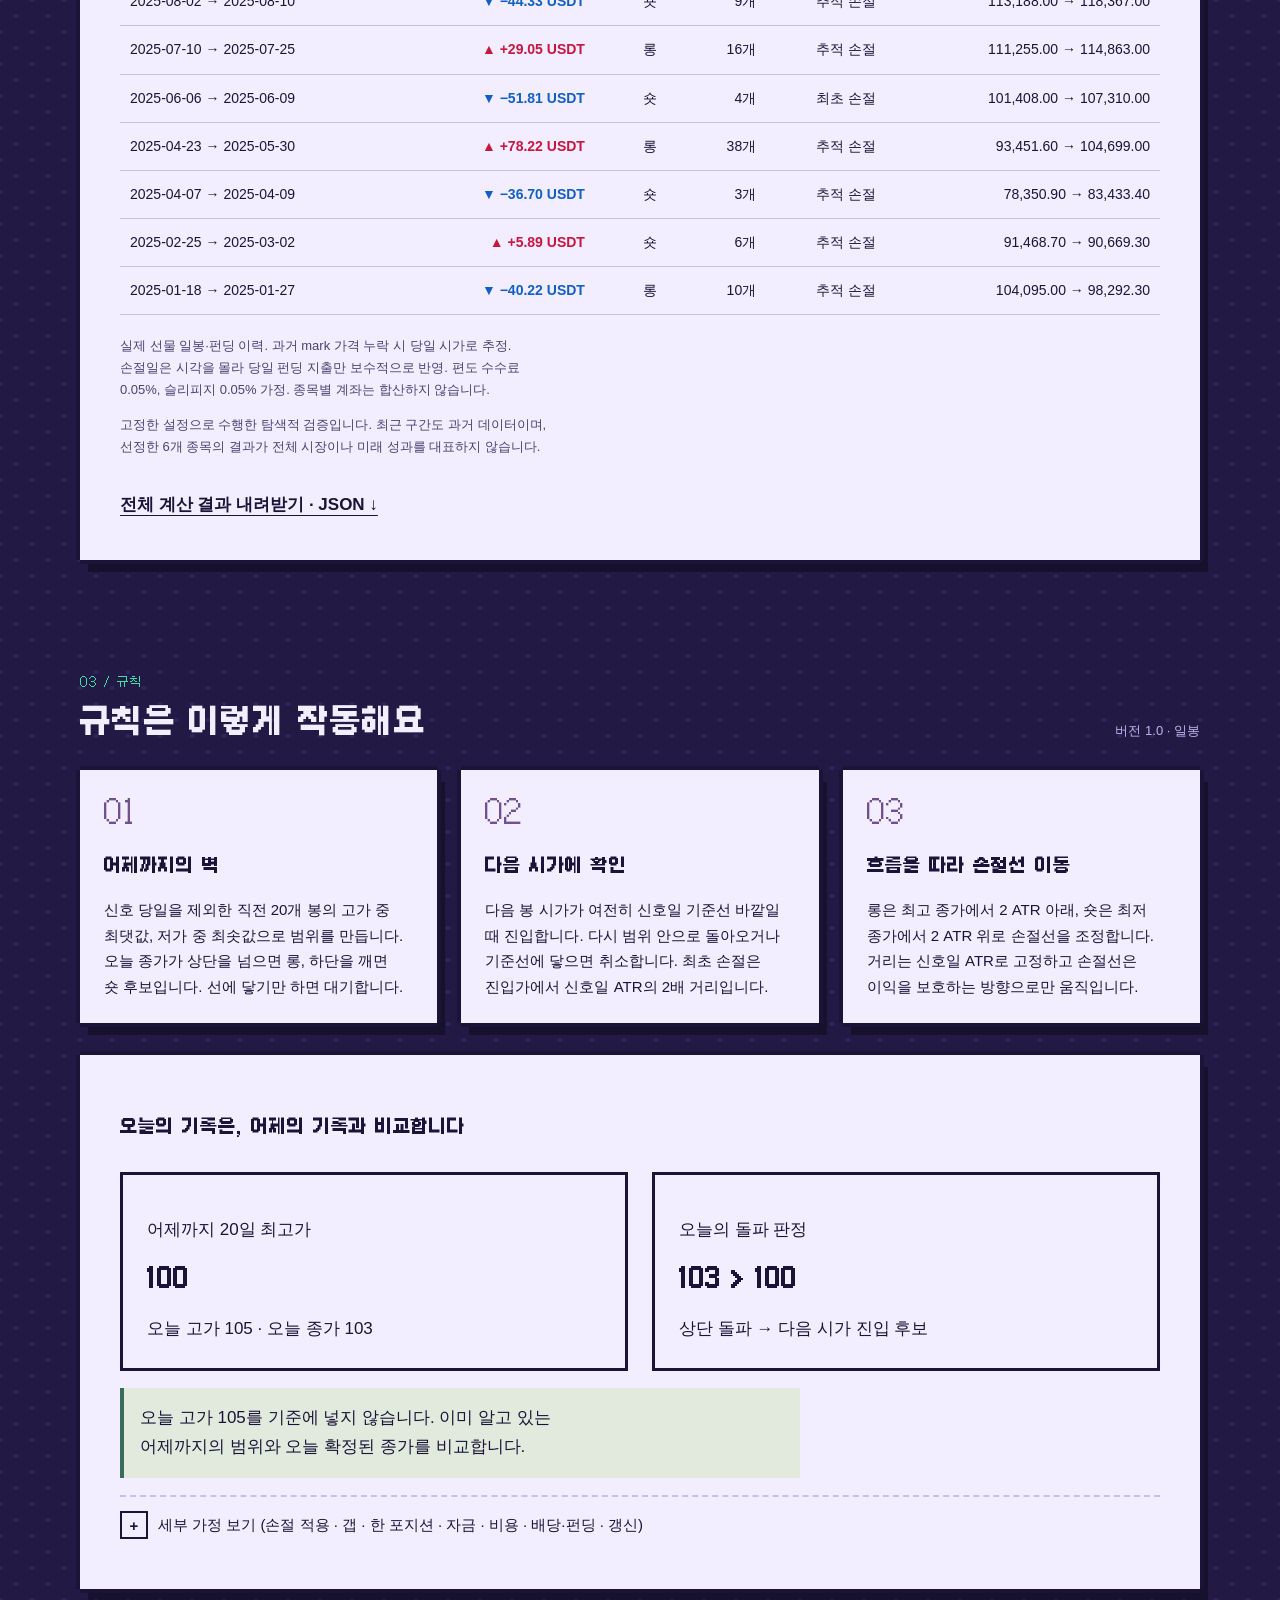
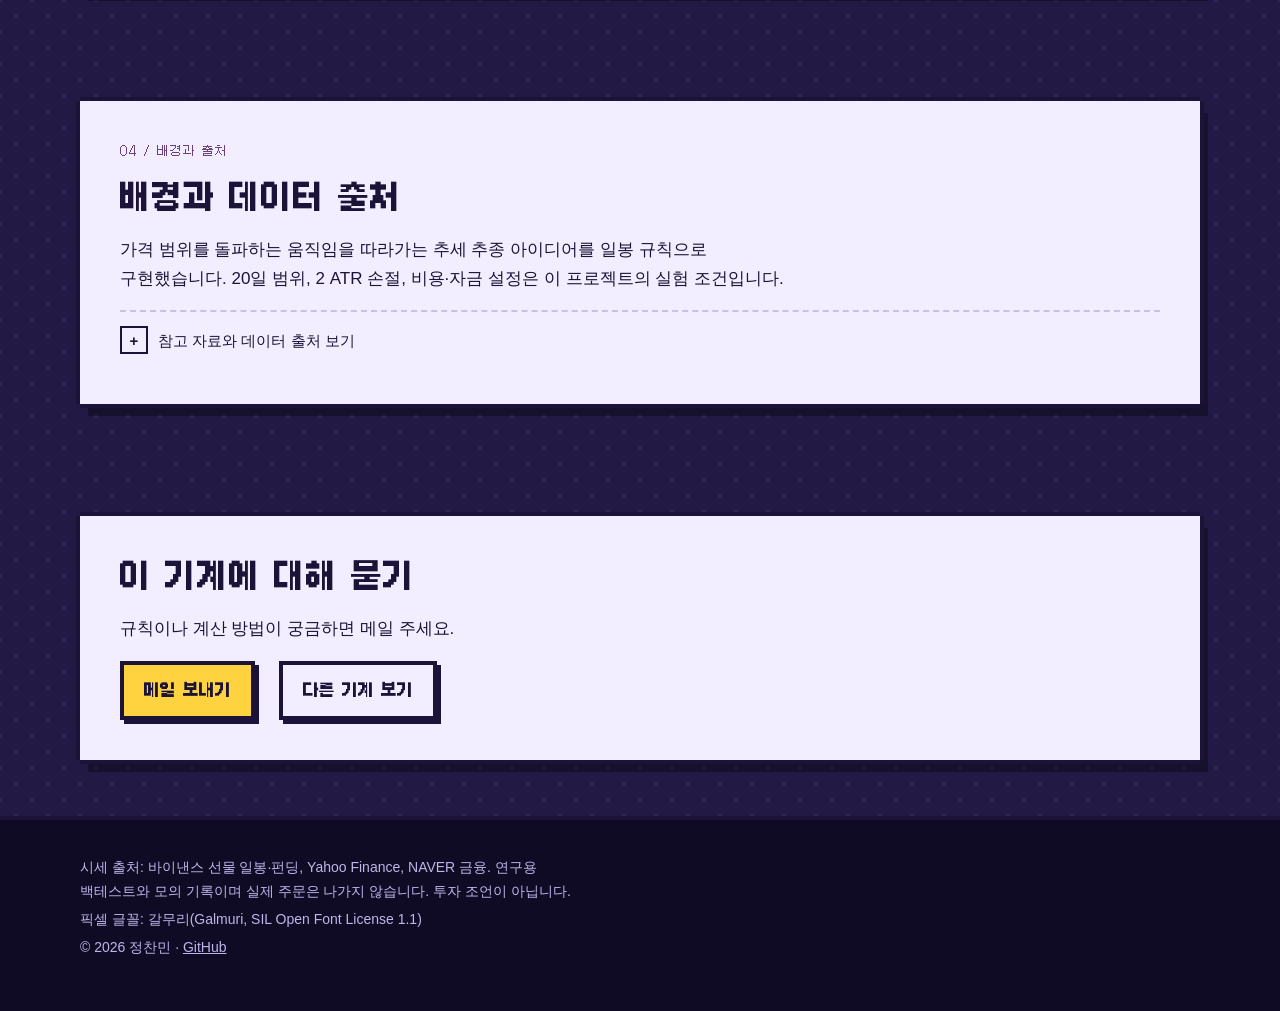
<file: machines/breakout.html>
<!doctype html>
<html lang="ko">
<head>
  <meta charset="utf-8"><meta name="viewport" content="width=device-width,initial-scale=1">
  <title>BREAKOUT 20 · 알고리즘 오락실</title>
  <meta name="description" content="어제까지의 20일 가격 범위를 넘으면 추세를 따라가는 일봉 돌파 실험. 실제 데이터 백테스트와 등록 이후 모의 기록.">
  <meta property="og:type" content="website">
  <meta property="og:title" content="BREAKOUT 20 · 알고리즘 오락실">
  <meta property="og:description" content="어제까지의 20일 가격 범위를 넘으면 추세를 따라가는 일봉 돌파 실험. 실제 데이터 백테스트와 등록 이후 모의 기록.">
  <meta property="og:url" content="https://chandolkarim.github.io/algo-arcade/machines/breakout.html">
  <meta property="og:image" content="https://chandolkarim.github.io/algo-arcade/assets/og.png">
  <meta property="og:locale" content="ko_KR">
  <meta name="twitter:card" content="summary_large_image">
  <link rel="icon" href="../assets/favicon.svg" type="image/svg+xml">
  <link rel="stylesheet" href="../assets/style.css">
  <link rel="stylesheet" href="../assets/home.css"><link rel="stylesheet" href="../assets/breakout.css"><link rel="stylesheet" href="../assets/linechart.css">
  <link rel="stylesheet" href="../assets/strategy-lessons.css">
</head>
<body class="breakout-page">
  <a class="skip-link" href="#main">본문 바로가기</a>
  <header class="site-header"><div class="wrap"><a class="logo" href="../index.html"><span class="logo-coin" data-scene="coin"></span>알고리즘 오락실</a>
    <nav class="site-nav" aria-label="주요 메뉴">
        <ul>
          <li><a href="../index.html#works">결과물</a></li>
          <li><a href="../games.html">게임</a></li>
          <li><a href="../index.html#request">의뢰하기</a></li>
        </ul>
      </nav>
  </div></header>
  <main id="main">
    <section class="machine-hero wrap" aria-labelledby="machine-title">
      <a class="back-link" href="../index.html#works">← 결과물 목록</a>
      <p class="mh-top"><span class="mc-kind k-trade">매매</span><span class="mc-en">BREAKOUT 20</span></p>
      <h1 class="mh-title" id="machine-title">20일 가격 벽 돌파</h1>
      <p class="mh-q">어제까지의 20일 최고·최저가를 넘으면 따라가도 될까?</p>
      <div class="mh-result"><b>6개 중 5개 +, 하지만 작게</b><span>2022년 이후 전체 백테스트 · 6개 종목별 비용 차감 누적 수익률 −1~+10%, 최대 낙폭 3~5%. 연 수익률이나 종목을 합친 수익률이 아닙니다.</span></div>
      <p class="mh-meta mh-updated" data-updated="BREAKOUT_DATA" data-note="주식은 매일 자동, 코인은 내 컴퓨터에서">마지막 계산 날짜를 불러오는 중</p>
      <a class="btn hero-play" href="../index.html#request">이런 전략 의뢰하기</a>
      <a class="code-link" href="https://github.com/chandolkarim/algo-arcade/tree/main/breakout">코드 · 테스트 보기 (GitHub) →</a>
      
    </section>

    <section class="section wrap" id="easy" aria-labelledby="easy-title">
      <div class="panel px-box easy">
        <p class="easy-eyebrow">쉽게 말하면</p>
        <h2 class="section-title" id="easy-title">벽을 뚫으면 따라간다</h2>
        <p class="easy-lead">지난 20일 동안의 최고가를 ‘천장’, 최저가를 ‘바닥’이라고 생각해요. 천장을 뚫고 올라가면 새 흐름이 시작됐다고 보고 따라 타요.</p>

        <section class="strategy-lesson" data-strategy-lesson="breakout" aria-labelledby="lesson-title">
          <h3 id="lesson-title">차트로 한 단계씩 따라가기</h3>
          <p class="lesson-note">설명용 가상 가격 · 롱 예시 · 비용 미반영<br>실제 성과 기록과 별개인 예시입니다.</p>
          <p class="lesson-fallback">단계별 차트는 JavaScript가 필요합니다. 아래 규칙 요약에서도 진입·청산 조건을 읽을 수 있습니다.</p>
          <div class="lesson-interactive" hidden>
            <div class="lesson-cases" role="group" aria-label="예시 시나리오">
              <button type="button" data-outcome="win" aria-pressed="true">수익 실현 예시</button>
              <button type="button" data-outcome="loss" aria-pressed="false">손절 예시</button>
            </div>
            <div class="lesson-nav" role="group" aria-label="설명 단계 이동"><button type="button" data-action="prev" disabled>← 이전</button><span class="lesson-progress"></span><button type="button" data-action="next">다음 →</button><button type="button" data-action="restart">처음부터</button></div>
            <svg class="lesson-chart" role="img" viewBox="0 0 720 300"></svg>
            <div class="lesson-legend"><span class="range">┄ 20일 상단 · ·· 하단 (신호일 기준)</span><span class="stop">┄ 해당 봉에 적용한 손절선</span></div>
            <p class="lesson-caption"><span>빨강: 상승 봉 · 파랑: 하락 봉 · 노란 칸: 현재 단계</span><span class="lesson-day"></span></p>
            <div class="lesson-description" aria-live="polite" aria-atomic="true"><h4 class="lesson-step-title"></h4><p class="lesson-explanation"></p></div>

            <p class="lesson-other-rules">숏은 방향을 반대로 적용합니다. 다음 시가가 신호일 범위 안으로 돌아오면 진입을 취소합니다. 손절선을 건너뛰는 갭은 시가에 청산하므로 손실이 예시보다 커질 수 있습니다.</p>
            <details class="lesson-calculation"><summary>예시 계산 방법</summary><p>가상 일봉에 이 기계의 실제 계산 엔진을 적용했습니다. 지표 계산에는 차트에 보이는 구간 이전의 봉도 사용합니다. 가격 단위는 임의이며 숫자는 소수 둘째 자리로 반올림했습니다. 수수료·슬리피지·보유 비용은 제외했습니다.</p></details>
          </div>
        </section>
        <h3 class="easy-sub">규칙 요약</h3>
        <dl class="easy-rules">
          <div><dt>대상</dt><dd>비트코인·이더리움 선물, 애플·S&P500 ETF·삼성전자·SK하이닉스</dd></div>
          <div><dt>봉</dt><dd>일봉</dd></div>
          <div><dt>진입</dt><dd>종가가 어제까지 20일 최고가 위(롱) / 최저가 아래(숏) → 다음 날 시가가 여전히 밖이면</dd></div>
          <div><dt>손절·청산</dt><dd>처음엔 진입가에서 2 ATR, 이후 가장 좋았던 종가에서 2 ATR로 따라 이동, 닿으면 청산</dd></div>
          <div><dt>위험</dt><dd>거래 한 번에 계좌의 0.5%</dd></div>
          <div><dt>비용</dt><dd>수수료 코인 0.05%·주식 0.10%, 슬리피지(불리한 체결) 0.05%, 숏 차입료 연 5%</dd></div>
          <div><dt>검증</dt><dd>2022년부터 전체 + 2025년부터 따로</dd></div>
        </dl>
        <div class="easy-example"><b>예시</b><p>삼성전자 20일 최고가가 70,000원인데 오늘 종가가 71,000원 → 내일 아침에 사요. 이후 75,000원까지 오르면 손절선도 그만큼 올라가요.</p></div>
        <details class="easy-glossary">
          <summary>이 페이지에 나오는 말 풀이</summary>
          <dl>
            <div><dt>ATR</dt><dd>하루 평소 움직임 폭(최근 14일 평균). ‘2 ATR’은 평소 움직임의 2배예요.</dd></div>
            <div><dt>20일 범위(벽)</dt><dd>어제까지 20일 동안의 가장 높은 값(천장)과 가장 낮은 값(바닥).</dd></div>
            <div><dt>돌파</dt><dd>종가가 천장 위로, 또는 바닥 아래로 나가는 것.</dd></div>
            <div><dt>롱 · 숏</dt><dd>롱은 오를 때 버는 쪽(사기), 숏은 내릴 때 버는 쪽(빌려서 팔기).</dd></div>
            <div><dt>따라가는 손절선</dt><dd>가격이 유리하게 갈수록 손절선도 따라 올라가요(숏은 내려가요). 번 것을 일부 지켜요.</dd></div>
            <div><dt>갭</dt><dd>전날 종가와 다음 날 시가 사이가 크게 벌어지는 것. 손절선을 건너뛰면 시가에 정리해요.</dd></div>
            <div><dt>슬리피지</dt><dd>원하는 값보다 조금 불리하게 사고팔리는 손해. 일부러 매번 빼고 계산해요.</dd></div>
            <div><dt>펀딩</dt><dd>코인 선물에서 롱·숏끼리 몇 시간마다 주고받는 이자 같은 돈.</dd></div>
            <div><dt>최대 낙폭</dt><dd>계좌가 가장 높았던 때에서 가장 많이 빠졌던 비율. 작을수록 덜 흔들려요.</dd></div>
          </dl>
        </details>
      </div>
    </section>

    <section class="section wrap" id="monitor" aria-labelledby="monitor-title">
      <div class="bo-section-head"><div><p class="bo-eyebrow">01 / 관측</p><h2 class="section-title" id="monitor-title">돌파를 기다리는 중</h2></div><p class="bo-caption">마지막 수집 시점의 확정 일봉</p></div>
      <p id="bo-global-status" class="bo-notice" role="status">저장된 관측 데이터를 불러오는 중입니다.</p>
      <noscript><p class="bo-notice">차트·기록 표시는 JavaScript가 필요합니다. 아래의 규칙과 출처는 그대로 읽을 수 있습니다. <a href="../data/breakout.json">계산 결과 JSON 보기</a></p></noscript>
      <div class="bo-controls"><label for="bo-asset">관찰 종목</label><select id="bo-asset" disabled><option>데이터 준비 중</option></select><span id="bo-market" class="bo-caption"></span></div>
      <p id="bo-asset-status" class="bo-notice" hidden></p>
      <div id="bo-monitor-content" hidden><div class="bo-terminal">
        <div class="bo-terminal-head"><h3 id="bo-symbol-title"></h3><span id="bo-date"></span></div>
        <div class="bo-signal-line"><span id="bo-signal" class="bo-signal"></span><p id="bo-reason"></p></div>
        <div class="bo-meter-grid"><div><span>확정 종가</span><strong id="bo-price"></strong></div><div><span>직전 20일 최고가</span><strong id="bo-upper"></strong></div><div><span>직전 20일 최저가</span><strong id="bo-lower"></strong></div><div><span>평소 변동폭 · ATR14</span><strong id="bo-atr"></strong></div></div>
        <p id="bo-live-position" class="bo-caption"></p>
        <div class="bo-chart-head"><h3>가격은 벽을 넘었을까?</h3>
          <div class="ch-range" id="bo-range" role="group" aria-label="차트 기간"><button type="button" data-days="90" aria-pressed="true">3개월</button><button type="button" data-days="365" aria-pressed="false">1년</button></div></div>
        <p class="ch-say" id="bo-price-say"></p>
        <div class="lc-legend" id="bo-price-legend"></div>
        <svg id="bo-price-chart" class="bo-chart" viewBox="0 0 960 320" role="img" aria-label="가격과 20일 범위, 모의 거래와 추적 손절선"></svg>
        <p id="bo-chart-range" class="bo-caption"></p>
        <p class="bo-caption">△ 롱 진입 · ▽ 숏 진입 · ◇ 청산. 손절선은 해당 봉에 실제 적용한 값입니다. 거래 표시는 아래에서 선택한 기록 구간을 따릅니다.</p>
        <details class="bo-values"><summary>최근 10개 봉의 숫자 보기</summary><div class="bo-table-scroll" tabindex="0" role="region" aria-label="최근 가격과 돌파 기준"><table><thead><tr><th>날짜</th><th>종가</th><th>20일 상단</th><th>20일 하단</th></tr></thead><tbody id="bo-values"></tbody></table></div></details>
      </div></div>
    </section>

    <section class="section wrap" id="results" aria-labelledby="results-title">
      <div class="bo-section-head"><div><p class="bo-eyebrow">02 / 플레이 기록</p><h2 class="section-title" id="results-title">얼마나 오래 따라갔을까?</h2></div><p class="bo-caption">종목별 독립 모의계좌</p></div>
      <div class="panel px-box bo-results">
        <div class="bo-result-controls"><label for="bo-period">기록 구간</label><select id="bo-period"><option value="backtest">전체 과거 백테스트</option><option value="holdout">최근 구간 별도 검증 · 2025년부터</option><option value="paper">등록 이후 모의 기록</option></select></div>
        <p id="bo-result-note">계산 결과를 기다리고 있습니다.</p>
        <div id="bo-result-content" hidden>
          <div class="bo-stats"><div><span>선택 기간 누적 수익률</span><strong id="bo-return"></strong></div><div><span>최대 낙폭 · 종가 기준</span><strong id="bo-dd"></strong></div><div><span>청산한 거래</span><strong id="bo-count"></strong></div><div><span>비용 차감 후 승률</span><strong id="bo-win"></strong></div></div>
          <div class="bh-box" id="bo-bh-box" hidden>
            <p class="bh-title">비교: 그냥 사서 들고 있었다면</p>
            <div class="bh-grid">
              <div><span>이 전략</span><strong id="bo-bh-strategy"></strong><em id="bo-bh-strategy-dd"></em></div>
              <div><span>그냥 들고 있기</span><strong id="bo-bh"></strong><em id="bo-bh-dd"></em></div>
            </div>
            <p class="bh-note" id="bo-bh-note"></p>
            <p class="bh-note">비교를 읽을 때: 전략은 거래당 계획 손실을 제한하고 현금을 보유하는 기간이 있습니다. 계속 투자하는 단순 보유와 투자 비중이 달라, 작은 낙폭을 매매 규칙만의 효과로 해석할 수는 없습니다.</p>
          </div>
          <div class="bo-average-grid"><div><span>수익 거래의 평균 순이익</span><strong id="bo-average-win"></strong></div><div><span>손실 거래의 평균 순손실</span><strong id="bo-average-loss"></strong></div><div><span>청산 거래의 평균 보유</span><strong id="bo-average-bars"></strong></div></div>
          <p id="bo-position" class="bo-position"></p>
          <h3>계좌의 경로</h3>
          <p class="ch-say ch-say-light" id="bo-equity-say"></p>
          <div class="lc-legend lc-legend-light" id="bo-equity-legend"></div>
          <svg id="bo-equity-chart" class="bo-chart" viewBox="0 0 960 250" role="img" aria-label="계좌 누적 수익률"></svg>
          <p class="bo-small">누적 수익률(%)에는 미청산 포지션의 종가 평가손익을 포함합니다. 미래 청산 비용은 포함하지 않습니다.</p>
          <div class="bo-table-scroll" tabindex="0" role="region" aria-label="방향별 성적"><table><thead><tr><th>방향</th><th>청산 거래</th><th>승률</th><th>확정 순손익</th></tr></thead><tbody id="bo-sides"></tbody></table></div>
          <h3>최근 청산 기록</h3><p class="bo-small">최근 20건. 전체 기록은 아래 JSON에서 확인할 수 있습니다.</p>
          <div class="bo-table-scroll" tabindex="0" role="region" aria-label="거래 내역"><table><thead><tr><th>진입 → 청산</th><th>순손익</th><th>방향</th><th>보유 봉</th><th>청산 이유</th><th>진입가 → 청산가</th></tr></thead><tbody id="bo-trades"></tbody></table></div>
        </div>
        <p id="bo-cost-note" class="bo-small"></p>
        <p class="bo-small">고정한 설정으로 수행한 탐색적 검증입니다. 최근 구간도 과거 데이터이며, 선정한 6개 종목의 결과가 전체 시장이나 미래 성과를 대표하지 않습니다.</p>
        <a class="bo-download" href="../data/breakout.json" download>전체 계산 결과 내려받기 · JSON ↓</a>
      </div>
    </section>

    <section class="section wrap" id="rules" aria-labelledby="rules-title">
      <div class="bo-section-head"><div><p class="bo-eyebrow">03 / 규칙</p><h2 class="section-title" id="rules-title">규칙은 이렇게 작동해요</h2></div><p class="bo-caption">버전 1.0 · 일봉</p></div>
      <div class="bo-rule-grid">
        <article class="panel px-box"><span class="bo-rule-number">01</span><h3>어제까지의 벽</h3><p>신호 당일을 제외한 직전 20개 봉의 고가 중 최댓값, 저가 중 최솟값으로 범위를 만듭니다. 오늘 종가가 상단을 넘으면 롱, 하단을 깨면 숏 후보입니다. 선에 닿기만 하면 대기합니다.</p></article>
        <article class="panel px-box"><span class="bo-rule-number">02</span><h3>다음 시가에 확인</h3><p>다음 봉 시가가 여전히 신호일 기준선 바깥일 때 진입합니다. 다시 범위 안으로 돌아오거나 기준선에 닿으면 취소합니다. 최초 손절은 진입가에서 신호일 ATR의 2배 거리입니다.</p></article>
        <article class="panel px-box"><span class="bo-rule-number">03</span><h3>흐름을 따라 손절선 이동</h3><p>롱은 최고 종가에서 2 ATR 아래, 숏은 최저 종가에서 2 ATR 위로 손절선을 조정합니다. 거리는 신호일 ATR로 고정하고 손절선은 이익을 보호하는 방향으로만 움직입니다.</p></article>
      </div>
      <div class="panel px-box bo-method"><h3>오늘의 기록은, 어제의 기록과 비교합니다</h3>
        <div class="bo-lesson"><article><p>어제까지 20일 최고가</p><strong>100</strong><p>오늘 고가 105 · 오늘 종가 103</p></article><article><p>오늘의 돌파 판정</p><strong>103 &gt; 100</strong><p>상단 돌파 → 다음 시가 진입 후보</p></article></div>
        <p class="bo-proof">오늘 고가 105를 기준에 넣지 않습니다. 이미 알고 있는 어제까지의 범위와 오늘 확정된 종가를 비교합니다.</p>
        <details class="fold"><summary>세부 가정 보기 (손절 적용 · 갭 · 한 포지션 · 자금 · 비용 · 배당·펀딩 · 갱신)</summary><ul>
          <li>당일 종가로 갱신한 손절선은 다음 봉부터 적용합니다. 장중 손절 판단에는 그날 시작 전에 정해진 손절선만 사용합니다.</li>
          <li>손절가를 건너뛰는 갭이 발생하면 시가로 청산하고 불리한 슬리피지를 반영합니다. 고정 익절가와 최대 보유일 제한은 없습니다.</li>
          <li>종목당 한 포지션. 물타기·추가 진입 없이, 청산 당일에는 재진입하지 않습니다. 손절이 발생한 뒤 다음 날부터 새로운 조건을 확인합니다.</li>
          <li>각 종목은 독립 계좌입니다. 초기 USD·USDT 10,000 / KRW 1,000만, 거래당 계획 손실 0.5%, 진입 시 노출 100% 이내입니다. 갭·보유 비용은 계획 손실을 초과할 수 있습니다.</li>
          <li>편도 수수료 가정: 코인 0.05%, 주식 0.10%. 편도 슬리피지 0.05%. 주식 숏은 차입 가능 가정과 연 5% 차입료를 적용하며 세금·차입 제한·최소 수량·실제 증거금 규칙은 미반영입니다.</li>
          <li>주식 배당과 선물 펀딩 이력을 반영합니다. 과거 펀딩 기준 가격이 없으면 일봉 시가로 추정하고, 손절일에는 시각을 알 수 없어 펀딩 지출만 반영합니다.</li>
          <li>GitHub Actions가 하루 한 번 다시 계산합니다. 바이낸스 선물 시세는 GitHub 서버(미국)에서 막힐 수 있어, 그때 코인은 마지막으로 내 컴퓨터에서 계산한 결과를 그대로 보여 주고 종목 위에 그 사실을 표시합니다.</li>
          <li>모의 장부는 등록 다음 현지 날짜부터 진입합니다. 갱신 때마다 새 확정 봉을 처리하며, 등록 전 거래를 소급해 성과로 넣지 않습니다. 실제 주문은 없습니다.</li>
        </ul></details>
      </div>
    </section>
    <section class="section wrap" id="sources" aria-labelledby="sources-title"><div class="panel px-box bo-origin">
      <p class="bo-eyebrow">04 / 배경과 출처</p><h2 class="section-title" id="sources-title">배경과 데이터 출처</h2>
      <p>가격 범위를 돌파하는 움직임을 따라가는 추세 추종 아이디어를 일봉 규칙으로 구현했습니다. 20일 범위, 2 ATR 손절, 비용·자금 설정은 이 프로젝트의 실험 조건입니다.</p>
        <details class="fold">
          <summary>참고 자료와 데이터 출처 보기</summary>
      <ul class="bo-sources">
        <li><a href="https://www.aqr.com/insights/research/journal-article/time-series-momentum">추세 추종 관련 연구 — Time Series Momentum</a><span>전략 계열의 연구 배경입니다. 해당 논문과 이 기계의 구체적인 규칙·성과는 다릅니다.</span></li>
        <li><a href="https://www.fidelity.com/learning-center/trading-investing/technical-analysis/technical-indicator-guide/atr">ATR 지표 — Fidelity</a></li>
        <li><a href="https://developers.binance.com/docs/derivatives/usds-margined-futures/market-data/rest-api/Kline-Candlestick-Data">선물 일봉</a> · <a href="https://developers.binance.com/docs/derivatives/usds-margined-futures/market-data/rest-api/Get-Funding-Rate-History">펀딩 이력 — Binance</a><span>UTC 일봉. 종료된 봉만 사용합니다.</span></li>
        <li><a href="https://finance.yahoo.com/">주식 일봉·배당 — Yahoo Finance</a> · <a href="https://finance.naver.com/">한국 주식 오류 일봉 보완 — NAVER 금융</a><span>주식은 거래소 현지 날짜보다 앞선 봉만 사용합니다. 누락·오류 보완 날짜는 종목별 설명에 남깁니다.</span></li>
      </ul>
        </details>
      </div></section>

    <section class="section wrap" id="contact" aria-labelledby="contact-title">
      <div class="panel px-box">
        <h2 class="section-title" id="contact-title">이 기계에 대해 묻기</h2>
        <p>규칙이나 계산 방법이 궁금하면 메일 주세요.</p>
        <div class="coin-slot">
          <a class="btn" href="mailto:wjdcksals24@hufs.ac.kr?subject=BREAKOUT%2020%20문의">메일 보내기</a>
          <a class="btn btn-ghost" href="../index.html#works">다른 기계 보기</a>
        </div>
      </div>
    </section>
  </main>

  <footer class="site-footer">
    <div class="wrap">
      <p>시세 출처: 바이낸스 선물 일봉·펀딩, Yahoo Finance, NAVER 금융. 연구용 백테스트와 모의 기록이며 실제 주문은 나가지 않습니다. 투자 조언이 아닙니다.</p>
      <p>픽셀 글꼴: 갈무리(Galmuri, SIL Open Font License 1.1)</p>
      <p>© 2026 정찬민 · <a href="https://github.com/chandolkarim">GitHub</a></p>
    </div>
  </footer>
  <script src="../assets/script.js"></script><script src="../data/breakout-data.js"></script><script src="../assets/linechart.js"></script><script src="../assets/breakout.js"></script>
  <script src="../data/strategy-lessons.js"></script>
  <script src="../assets/strategy-lessons.js"></script>
</body>
</html>
</file>
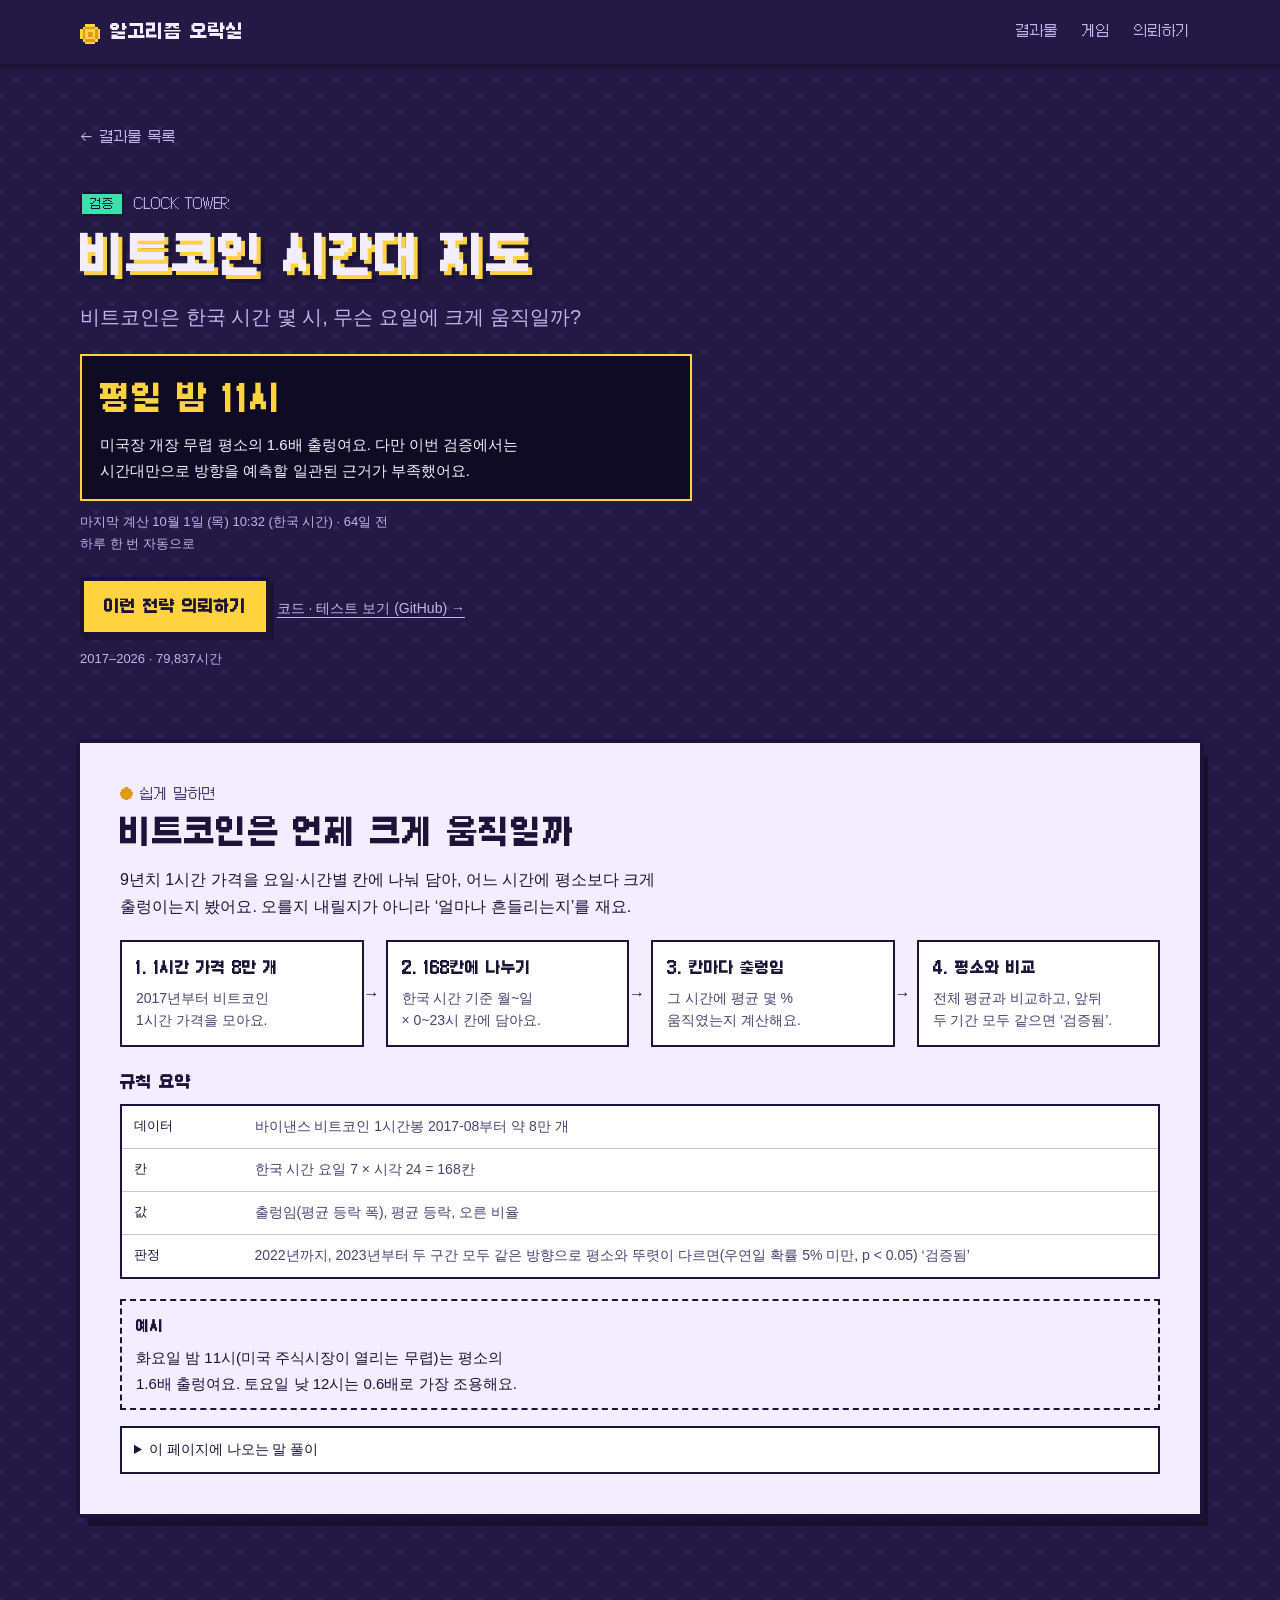
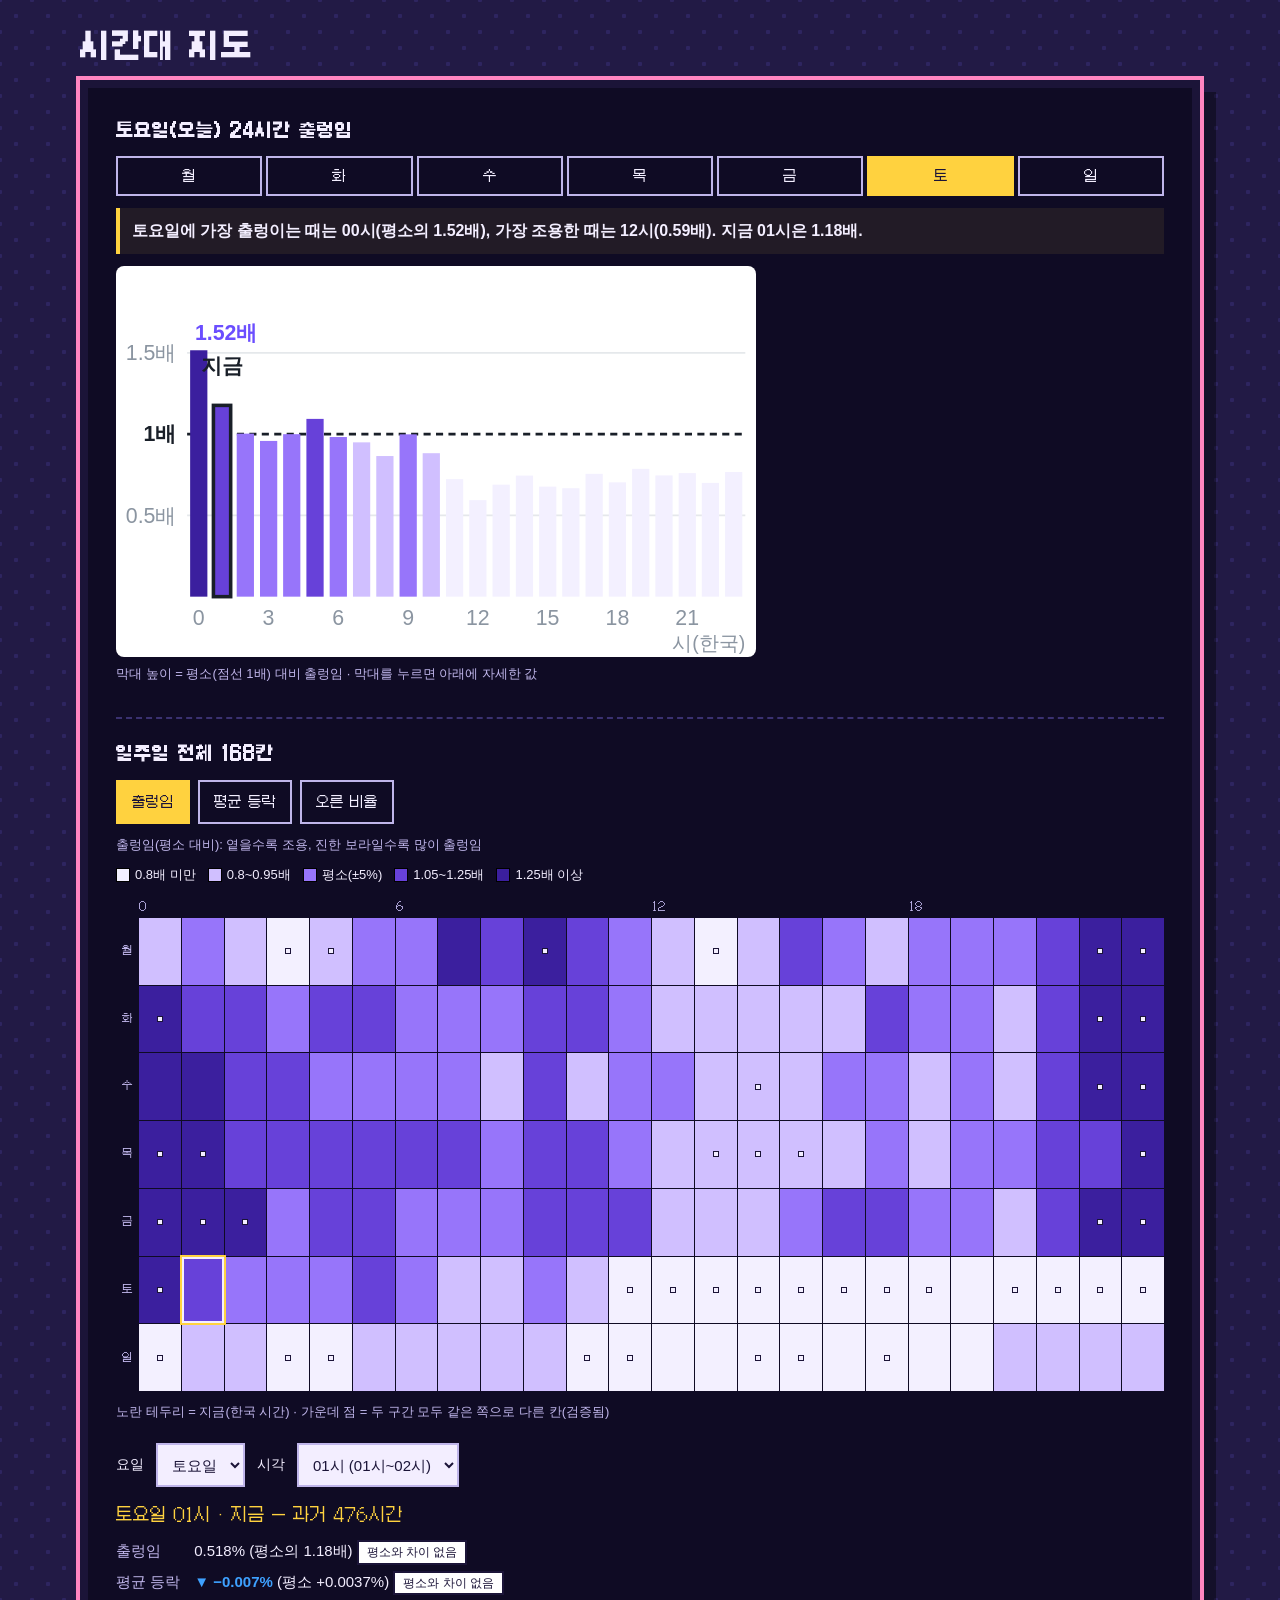
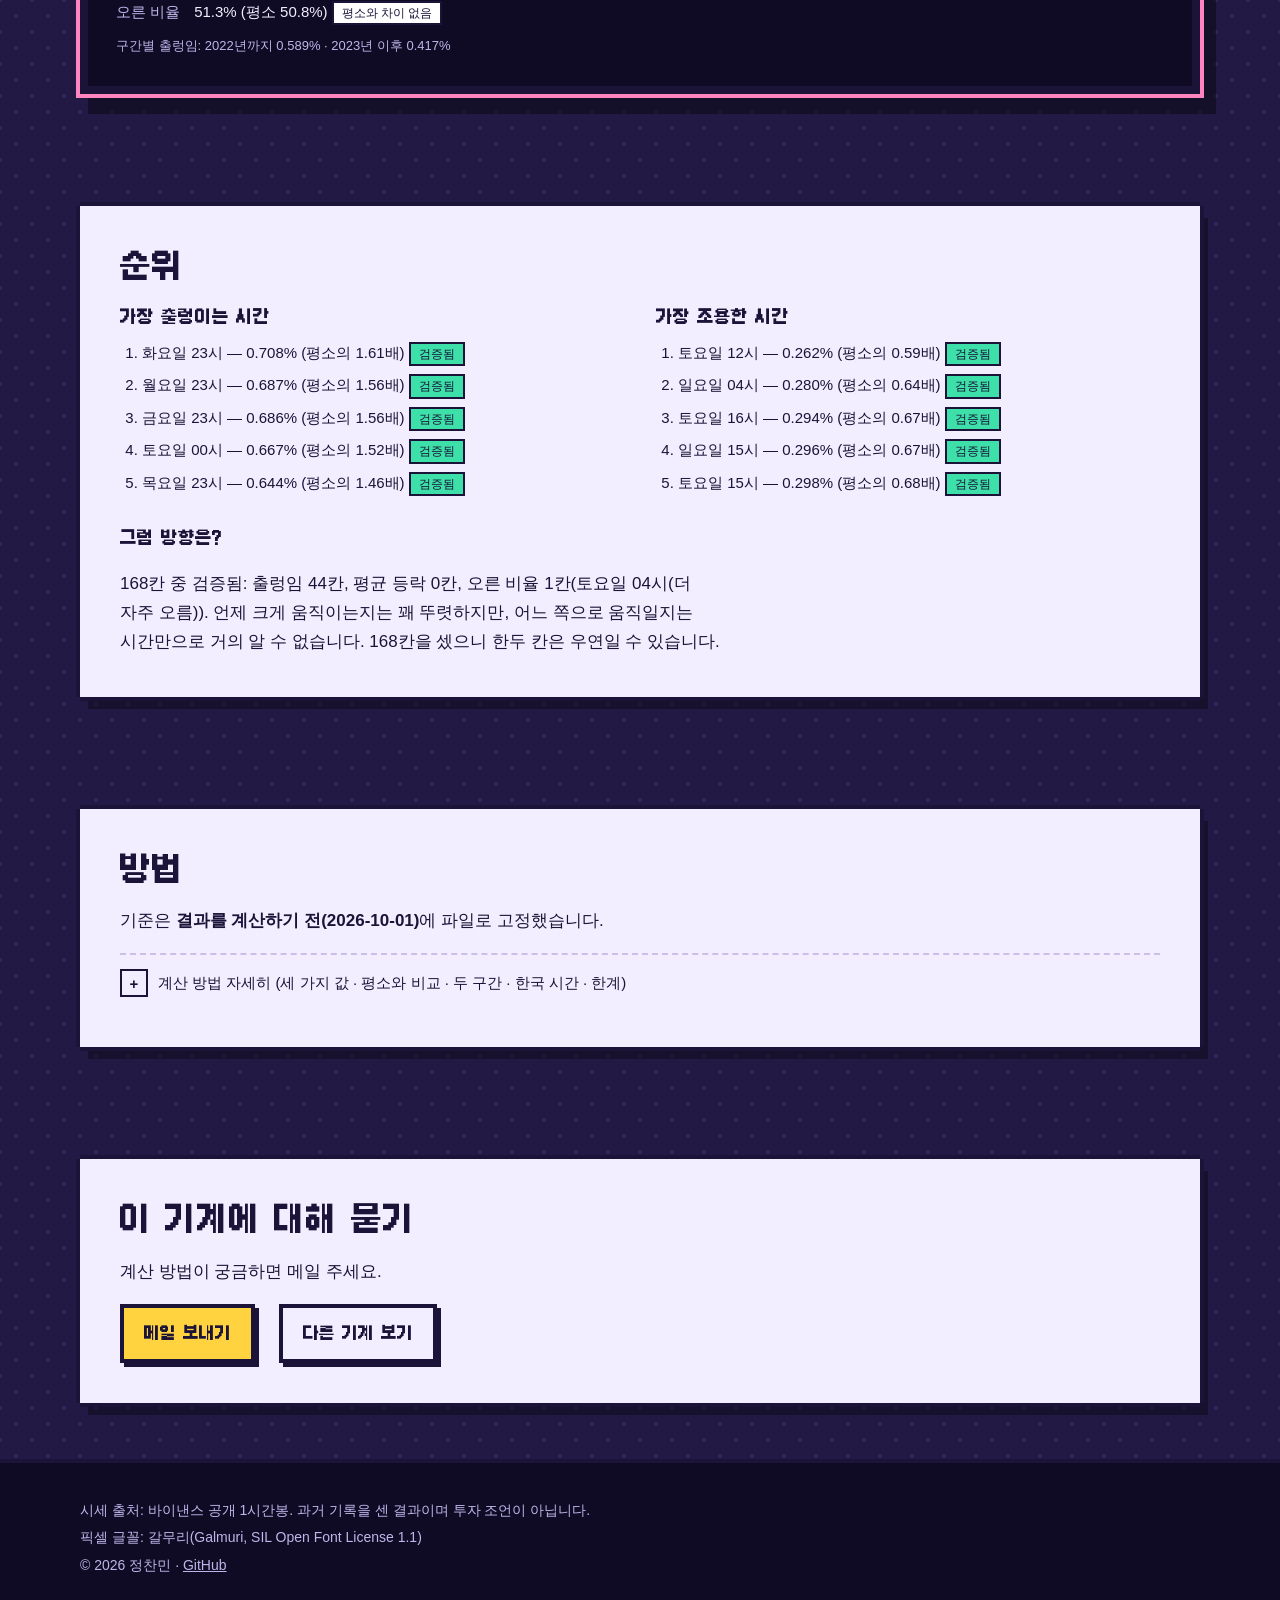
<file: machines/clock-tower.html>
<!doctype html>
<html lang="ko">
<head>
  <meta charset="utf-8">
  <meta name="viewport" content="width=device-width, initial-scale=1">
  <title>CLOCK TOWER · 알고리즘 오락실</title>
  <meta name="description" content="비트코인은 한국 시간 몇 시, 무슨 요일에 가장 많이 움직일까? 9년치 1시간봉으로 그린 시간대 지도.">
  <meta property="og:type" content="website">
  <meta property="og:title" content="CLOCK TOWER · 알고리즘 오락실">
  <meta property="og:description" content="비트코인은 한국 시간 몇 시, 무슨 요일에 가장 많이 움직일까? 9년치 1시간봉으로 그린 시간대 지도.">
  <meta property="og:url" content="https://chandolkarim.github.io/algo-arcade/machines/clock-tower.html">
  <meta property="og:image" content="https://chandolkarim.github.io/algo-arcade/assets/og.png">
  <meta property="og:locale" content="ko_KR">
  <meta name="twitter:card" content="summary_large_image">
  <link rel="icon" href="../assets/favicon.svg" type="image/svg+xml">
  <link rel="stylesheet" href="../assets/style.css">
  <link rel="stylesheet" href="../assets/home.css">
  <link rel="stylesheet" href="../assets/clock-tower.css">
  <link rel="stylesheet" href="../assets/linechart.css">
</head>
<body>
  <a class="skip-link" href="#main">본문 바로가기</a>

  <header class="site-header">
    <div class="wrap">
      <a class="logo" href="../index.html">
        <span class="logo-coin" data-scene="coin"></span>
        알고리즘 오락실
      </a>
      <nav class="site-nav" aria-label="주요 메뉴">
        <ul>
          <li><a href="../index.html#works">결과물</a></li>
          <li><a href="../games.html">게임</a></li>
          <li><a href="../index.html#request">의뢰하기</a></li>
        </ul>
      </nav>
    </div>
  </header>

  <main id="main">
    <section class="machine-hero wrap" aria-labelledby="machine-title">
      <a class="back-link" href="../index.html#works">← 결과물 목록</a>
      <p class="mh-top"><span class="mc-kind k-test">검증</span><span class="mc-en">CLOCK TOWER</span></p>
      <h1 class="mh-title" id="machine-title">비트코인 시간대 지도</h1>
      <p class="mh-q">비트코인은 한국 시간 몇 시, 무슨 요일에 크게 움직일까?</p>
      <div class="mh-result"><b>평일 밤 11시</b><span>미국장 개장 무렵 평소의 1.6배 출렁여요. 다만 이번 검증에서는 시간대만으로 방향을 예측할 일관된 근거가 부족했어요.</span></div>
      <p class="mh-meta mh-updated" data-updated="CLOCK_DATA" data-note="하루 한 번 자동으로">마지막 계산 날짜를 불러오는 중</p>
      <a class="btn hero-play" href="../index.html#request">이런 전략 의뢰하기</a>
      <a class="code-link" href="https://github.com/chandolkarim/algo-arcade/tree/main/clock">코드 · 테스트 보기 (GitHub) →</a>
      <p class="mh-meta" id="ct-range-tag">하루 한 번 다시 계산</p>
      <p class="ct-headline" id="ct-headline" hidden>결과를 불러오는 중…</p>
    </section>

    <section class="section wrap" id="easy" aria-labelledby="easy-title">
      <div class="panel px-box easy">
        <p class="easy-eyebrow">쉽게 말하면</p>
        <h2 class="section-title" id="easy-title">비트코인은 언제 크게 움직일까</h2>
        <p class="easy-lead">9년치 1시간 가격을 요일·시간별 칸에 나눠 담아, 어느 시간에 평소보다 크게 출렁이는지 봤어요. 오를지 내릴지가 아니라 ‘얼마나 흔들리는지’를 재요.</p>
        <ol class="easy-flow" style="--steps: 4">
          <li><b>1. 1시간 가격 8만 개</b><span>2017년부터 비트코인 1시간 가격을 모아요.</span></li>
          <li><b>2. 168칸에 나누기</b><span>한국 시간 기준 월~일 × 0~23시 칸에 담아요.</span></li>
          <li><b>3. 칸마다 출렁임</b><span>그 시간에 평균 몇 % 움직였는지 계산해요.</span></li>
          <li><b>4. 평소와 비교</b><span>전체 평균과 비교하고, 앞뒤 두 기간 모두 같으면 ‘검증됨’.</span></li>
        </ol>
        <h3 class="easy-sub">규칙 요약</h3>
        <dl class="easy-rules">
          <div><dt>데이터</dt><dd>바이낸스 비트코인 1시간봉 2017-08부터 약 8만 개</dd></div>
          <div><dt>칸</dt><dd>한국 시간 요일 7 × 시각 24 = 168칸</dd></div>
          <div><dt>값</dt><dd>출렁임(평균 등락 폭), 평균 등락, 오른 비율</dd></div>
          <div><dt>판정</dt><dd>2022년까지, 2023년부터 두 구간 모두 같은 방향으로 평소와 뚜렷이 다르면(우연일 확률 5% 미만, p < 0.05) ‘검증됨’</dd></div>
        </dl>
        <div class="easy-example"><b>예시</b><p>화요일 밤 11시(미국 주식시장이 열리는 무렵)는 평소의 1.6배 출렁여요. 토요일 낮 12시는 0.6배로 가장 조용해요.</p></div>
        <details class="easy-glossary">
          <summary>이 페이지에 나오는 말 풀이</summary>
          <dl>
            <div><dt>1시간봉</dt><dd>1시간 동안의 시작·최고·최저·마지막 값을 한 칸으로 묶은 것.</dd></div>
            <div><dt>출렁임</dt><dd>한 시간 동안 평균적으로 오르내린 폭. 방향은 따지지 않아요.</dd></div>
            <div><dt>평소의 1.6배</dt><dd>168칸 전체 평균 출렁임과 비교한 값. 1보다 크면 그 시간대가 더 요란해요.</dd></div>
            <div><dt>p < 0.05</dt><dd>‘우연이라면 이 정도 차이가 나올 확률이 5%도 안 된다’는 뜻. 이 기준을 통과해야 ‘뚜렷하다’고 봐요.</dd></div>
            <div><dt>두 구간</dt><dd>2022년까지와 2023년부터를 따로 봐요. 두 번 다 맞아야 ‘검증됨’이에요.</dd></div>
          </dl>
        </details>
      </div>
    </section>

    <section class="section wrap" id="map" aria-labelledby="map-title">
      <h2 class="section-title ct-on-carpet" id="map-title">시간대 지도</h2>
      <div class="ct-screen">
        <h3 class="ct-day-title" id="ct-day-title">요일별 24시간 출렁임</h3>
        <div class="ct-days" id="ct-days" role="group" aria-label="요일 고르기"></div>
        <p class="ch-say" id="ct-day-say"></p>
        <figure class="ct-bars" id="ct-bars"></figure>

        <h3 class="ct-day-title ct-week-title">일주일 전체 168칸</h3>
        <div class="ct-metrics" id="ct-metrics" role="group" aria-label="지도에 보일 값">
          <button type="button" data-m="swing" aria-pressed="true">출렁임</button>
          <button type="button" data-m="move" aria-pressed="false">평균 등락</button>
          <button type="button" data-m="up" aria-pressed="false">오른 비율</button>
        </div>
        <p class="ct-legend" id="ct-legend"></p>
        <div class="ct-grid-wrap">
          <div class="ct-grid" id="ct-grid" role="img" aria-label="요일×시각 지도. 아래 선택 상자로 칸마다 값을 읽을 수 있습니다."></div>
        </div>
        <p class="ct-key">노란 테두리 = 지금(한국 시간) · 가운데 점 = 두 구간 모두 같은 쪽으로 다른 칸(검증됨)</p>

        <div class="ct-pick">
          <label for="ct-day">요일</label>
          <select id="ct-day"></select>
          <label for="ct-hour">시각</label>
          <select id="ct-hour"></select>
        </div>
        <div class="ct-detail" id="ct-detail" role="status" aria-live="polite"></div>
      </div>
      <noscript><p class="empty-note">지도는 JavaScript가 필요합니다. <a href="../data/clock.json">계산 결과 JSON 보기</a></p></noscript>
    </section>

    <section class="section wrap" id="rank" aria-labelledby="rank-title">
      <div class="panel px-box">
        <h2 class="section-title" id="rank-title">순위</h2>
        <div class="ct-ranks">
          <div>
            <h3>가장 출렁이는 시간</h3>
            <ol id="ct-top"></ol>
          </div>
          <div>
            <h3>가장 조용한 시간</h3>
            <ol id="ct-bottom"></ol>
          </div>
        </div>
        <h3 class="ct-sub">그럼 방향은?</h3>
        <p id="ct-direction"></p>
      </div>
    </section>

    <section class="section wrap" id="method" aria-labelledby="method-title">
      <div class="panel px-box">
        <h2 class="section-title" id="method-title">방법</h2>
        <p>기준은 <strong>결과를 계산하기 전(2026-10-01)</strong>에 파일로 고정했습니다.</p>
        <details class="fold">
          <summary>계산 방법 자세히 (세 가지 값 · 평소와 비교 · 두 구간 · 한국 시간 · 한계)</summary>
        <div class="facts">
          <div class="fact">
            <h3>세 가지 값</h3>
            <p>칸마다 그 시간 1시간봉의 출렁임(|등락| 평균), 평균 등락, 오른 비율을 셉니다. 바이낸스 BTCUSDT 1시간봉 시가·종가로 계산합니다.</p>
          </div>
          <div class="fact">
            <h3>평소와 비교</h3>
            <p>“평소”는 같은 구간의 모든 시간 평균입니다. 칸 값이 평소와 다른지 정규 근사 검정으로 봅니다(p &lt; 0.05).</p>
          </div>
          <div class="fact">
            <h3>두 구간으로 확인</h3>
            <p>2022년까지(설계)와 2023년 이후(검증)를 따로 셉니다. 두 구간 모두 같은 쪽으로 달라야 “검증됨”입니다.</p>
          </div>
          <div class="fact">
            <h3>한국 시간 기준</h3>
            <p>봉 시작 시각을 한국 시간으로 바꿔 요일과 시각을 정합니다. 미국 주식시장 정규장 개장은 한국 시간 22:30(미국 서머타임) 또는 23:30입니다.</p>
          </div>
        </div>
        <h3 class="ct-sub">한계</h3>
        <ul class="ct-limits">
          <li>168칸 × 3가지 값을 세면 몇 개는 우연히 뚜렷해 보입니다. 두 구간 확인으로 줄였지만, 방향(등락·오른 비율)의 “검증됨”은 특히 조심해서 봐야 합니다.</li>
          <li>미국 서머타임 때문에 같은 사건이 1시간씩 다른 칸에 나뉘어 들어갑니다.</li>
          <li>바이낸스 한 거래소의 가격입니다. 출렁임이 크다는 건 위험도 크다는 뜻이며, 매매 신호가 아닙니다.</li>
        </ul>
        </details>
      </div>
    </section>

    <section class="section wrap" id="contact" aria-labelledby="contact-title">
      <div class="panel px-box">
        <h2 class="section-title" id="contact-title">이 기계에 대해 묻기</h2>
        <p>계산 방법이 궁금하면 메일 주세요.</p>
        <div class="coin-slot">
          <a class="btn" href="mailto:wjdcksals24@hufs.ac.kr?subject=CLOCK%20TOWER%20문의">메일 보내기</a>
          <a class="btn btn-ghost" href="../index.html#works">다른 기계 보기</a>
        </div>
      </div>
    </section>
  </main>

  <footer class="site-footer">
    <div class="wrap">
      <p>시세 출처: 바이낸스 공개 1시간봉. 과거 기록을 센 결과이며 투자 조언이 아닙니다.</p>
      <p>픽셀 글꼴: 갈무리(Galmuri, SIL Open Font License 1.1)</p>
      <p>© 2026 정찬민 · <a href="https://github.com/chandolkarim">GitHub</a></p>
    </div>
  </footer>

  <script src="../assets/script.js"></script>
  <script src="../data/clock-data.js"></script>
  <script src="../assets/clock-tower.js"></script>
</body>
</html>
</file>
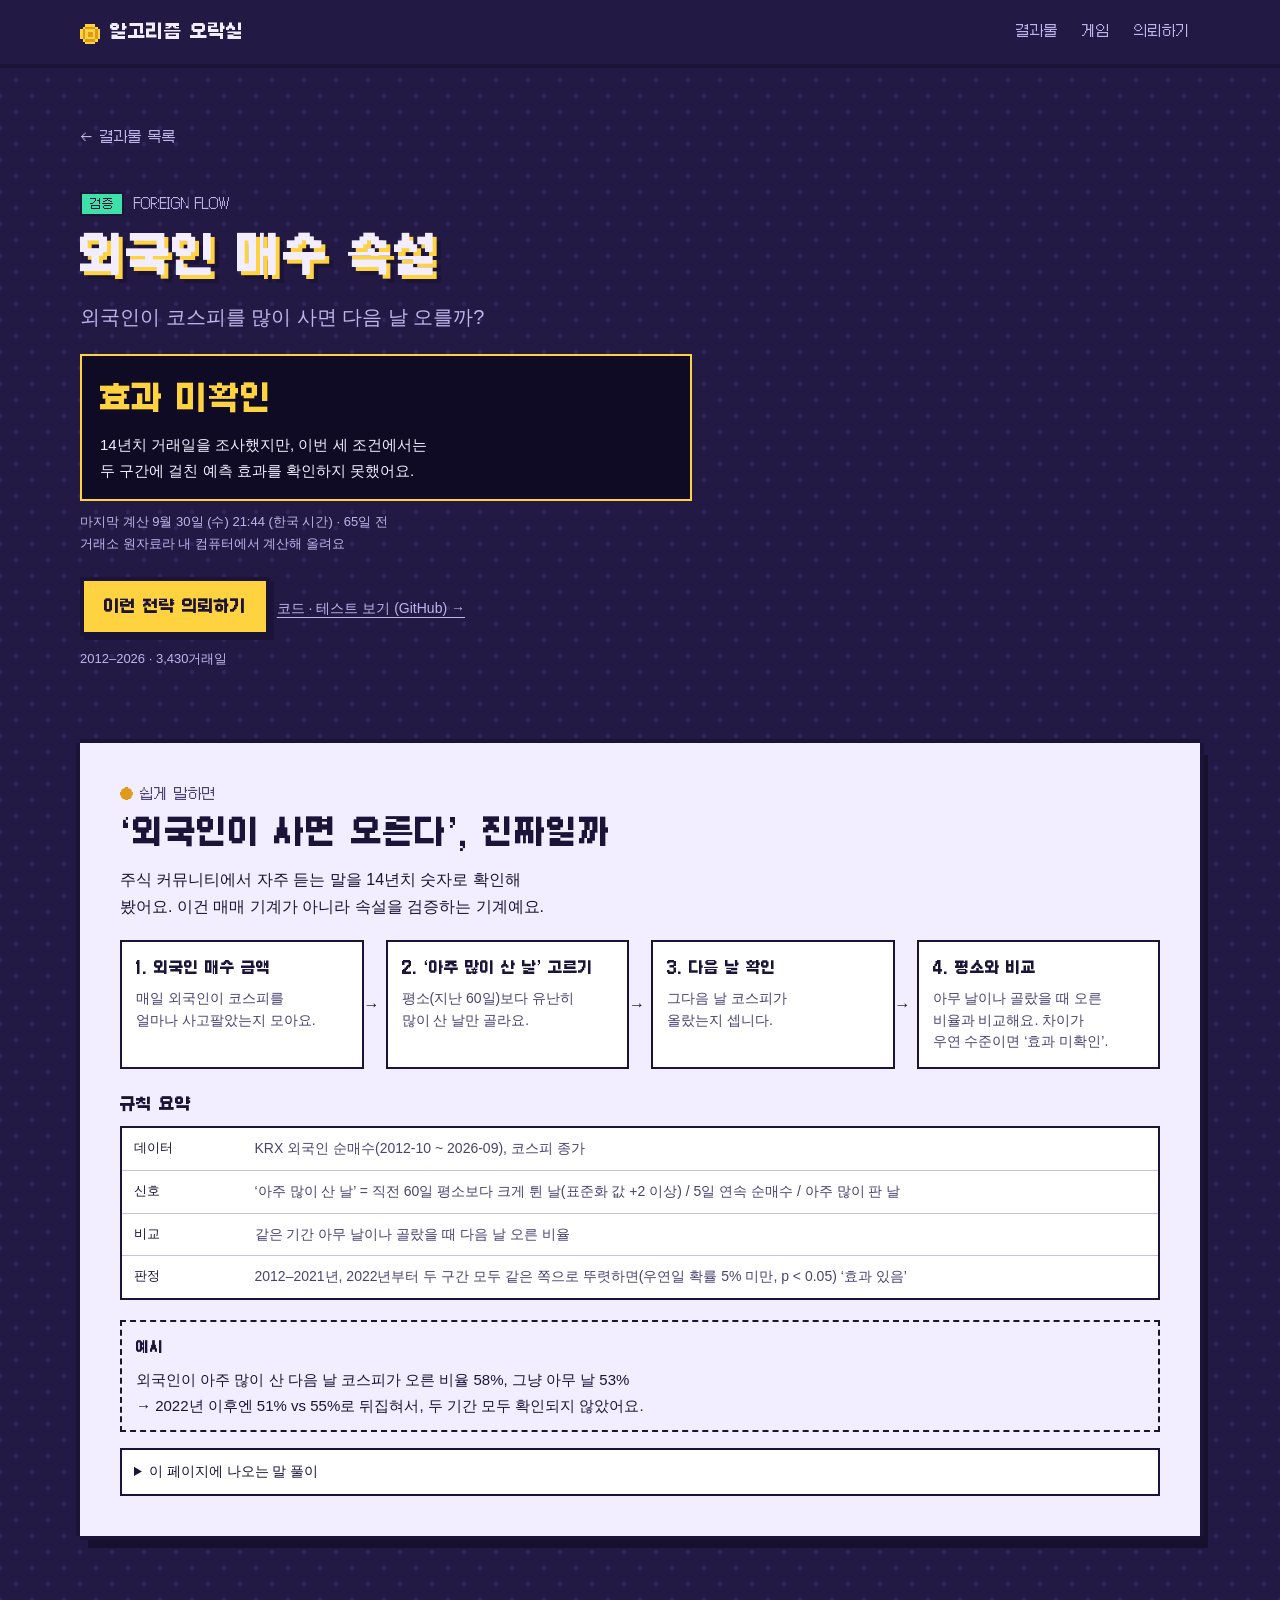
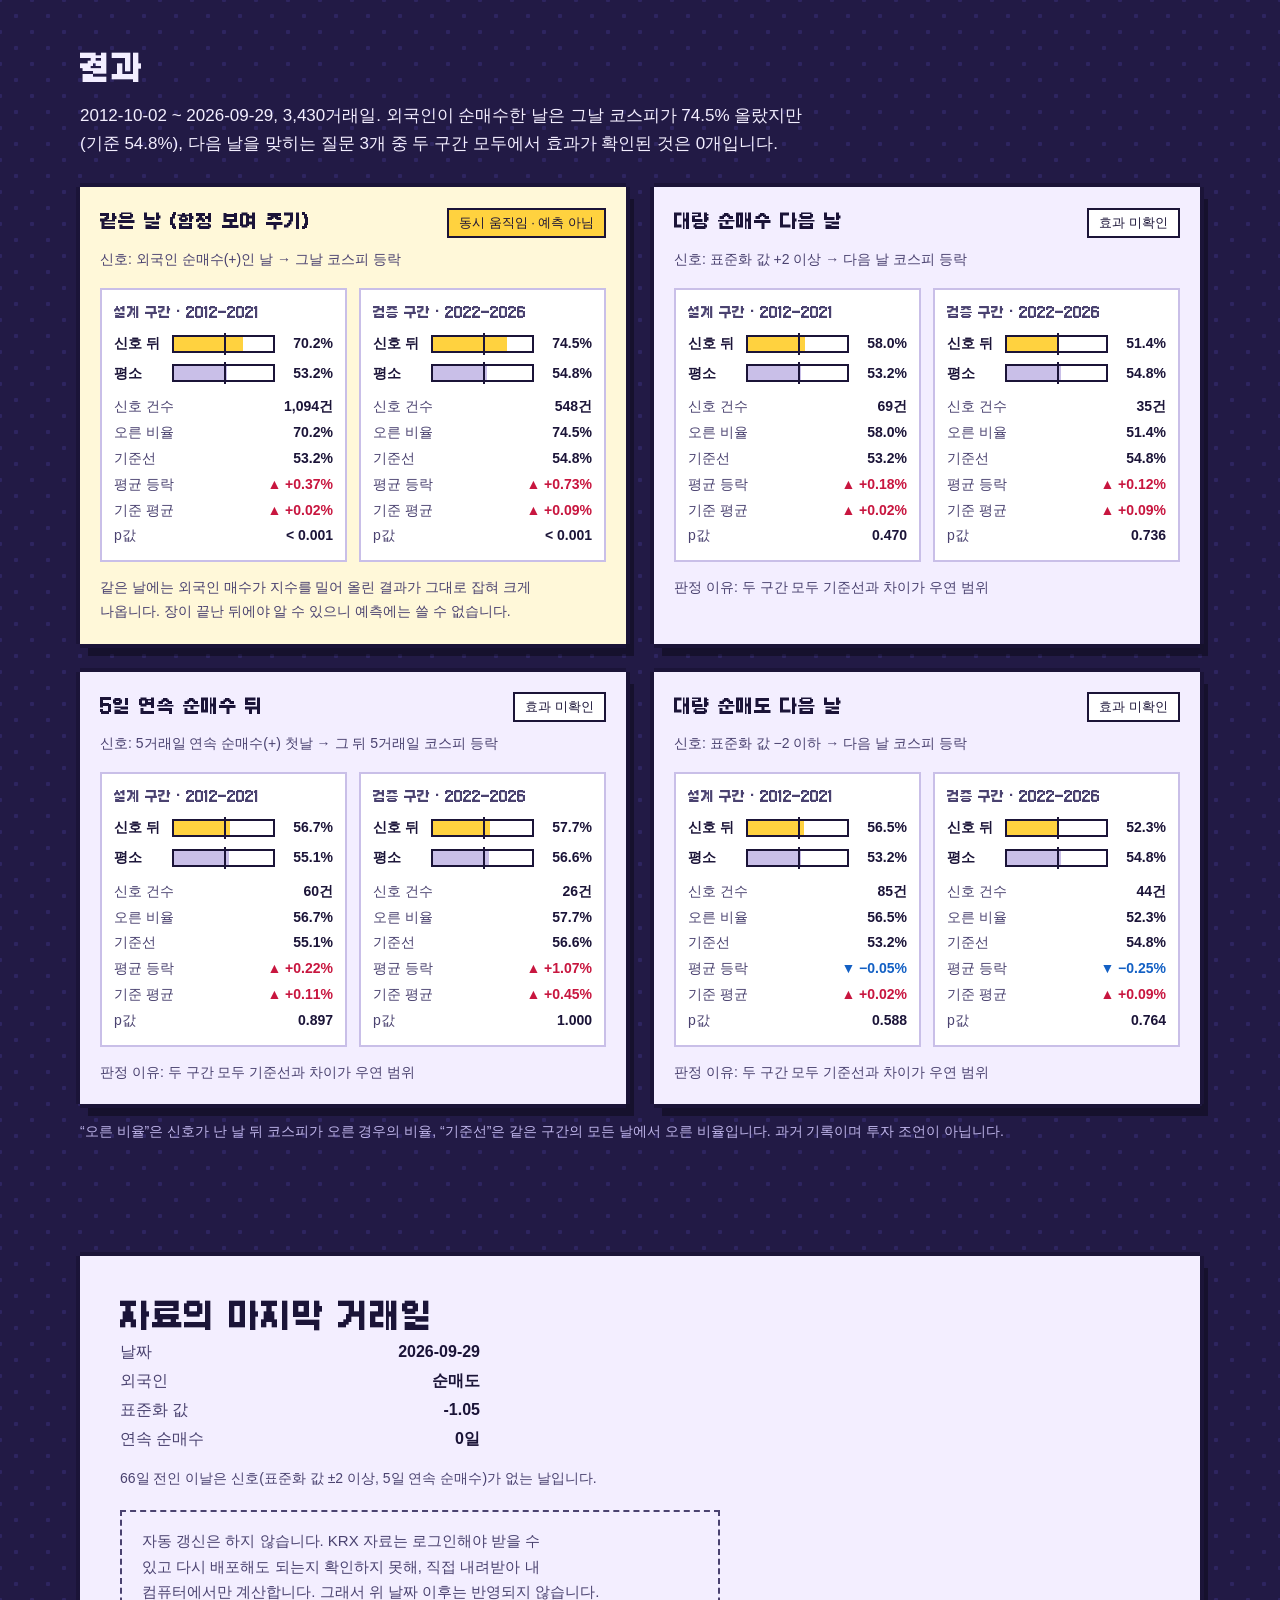
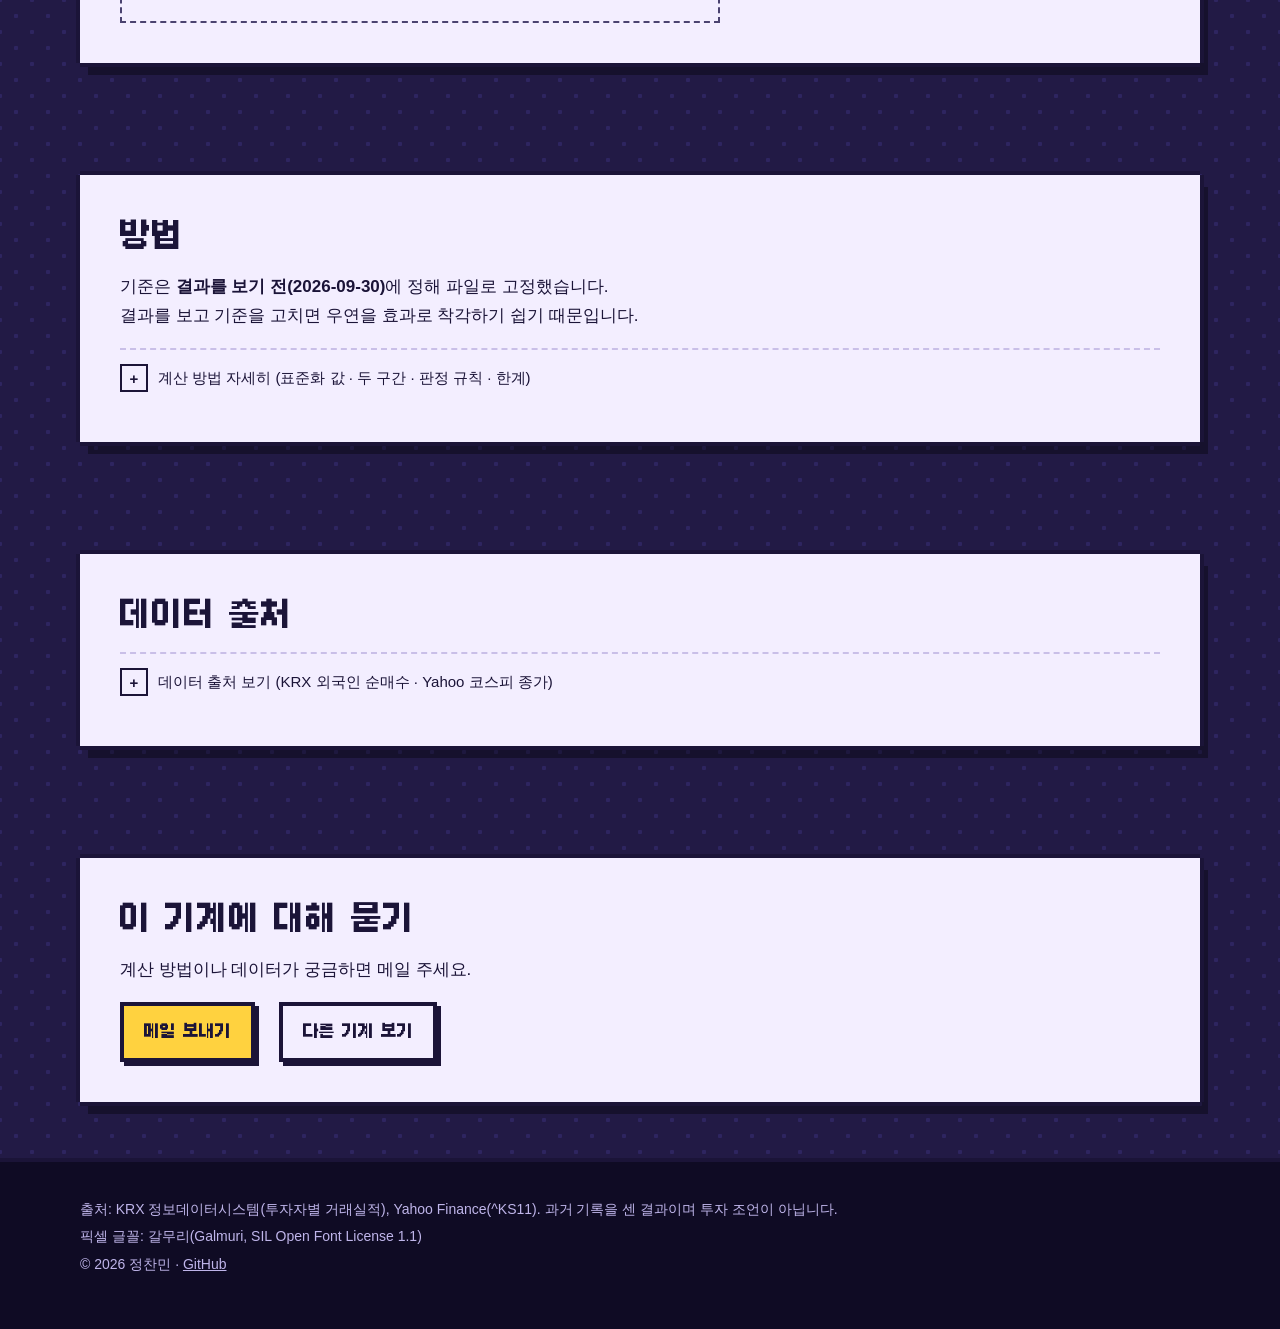
<file: machines/foreign-flow.html>
<!doctype html>
<html lang="ko">
<head>
  <meta charset="utf-8">
  <meta name="viewport" content="width=device-width, initial-scale=1">
  <title>FOREIGN FLOW · 알고리즘 오락실</title>
  <meta name="description" content="외국인이 코스피를 사면 다음 날 오를까? 14년치 거래일로 센 검증 기계.">
  <meta property="og:type" content="website">
  <meta property="og:title" content="FOREIGN FLOW · 알고리즘 오락실">
  <meta property="og:description" content="외국인이 코스피를 사면 다음 날 오를까? 14년치 거래일로 센 검증 기계.">
  <meta property="og:url" content="https://chandolkarim.github.io/algo-arcade/machines/foreign-flow.html">
  <meta property="og:image" content="https://chandolkarim.github.io/algo-arcade/assets/og.png">
  <meta property="og:locale" content="ko_KR">
  <meta name="twitter:card" content="summary_large_image">
  <link rel="icon" href="../assets/favicon.svg" type="image/svg+xml">
  <link rel="stylesheet" href="../assets/style.css">
  <link rel="stylesheet" href="../assets/home.css">
  <link rel="stylesheet" href="../assets/foreign-flow.css">
</head>
<body>
  <a class="skip-link" href="#main">본문 바로가기</a>

  <header class="site-header">
    <div class="wrap">
      <a class="logo" href="../index.html">
        <span class="logo-coin" data-scene="coin"></span>
        알고리즘 오락실
      </a>
      <nav class="site-nav" aria-label="주요 메뉴">
        <ul>
          <li><a href="../index.html#works">결과물</a></li>
          <li><a href="../games.html">게임</a></li>
          <li><a href="../index.html#request">의뢰하기</a></li>
        </ul>
      </nav>
    </div>
  </header>

  <main id="main">
    <section class="machine-hero wrap" aria-labelledby="machine-title">
      <a class="back-link" href="../index.html#works">← 결과물 목록</a>
      <p class="mh-top"><span class="mc-kind k-test">검증</span><span class="mc-en">FOREIGN FLOW</span></p>
      <h1 class="mh-title" id="machine-title">외국인 매수 속설</h1>
      <p class="mh-q">외국인이 코스피를 많이 사면 다음 날 오를까?</p>
      <div class="mh-result"><b>효과 미확인</b><span>14년치 거래일을 조사했지만, 이번 세 조건에서는 두 구간에 걸친 예측 효과를 확인하지 못했어요.</span></div>
      <p class="mh-meta mh-updated" data-updated="FOREIGN_FLOW_DATA" data-note="거래소 원자료라 내 컴퓨터에서 계산해 올려요">마지막 계산 날짜를 불러오는 중</p>
      <a class="btn hero-play" href="../index.html#request">이런 전략 의뢰하기</a>
      <a class="code-link" href="https://github.com/chandolkarim/algo-arcade/tree/main/foreign-flow">코드 · 테스트 보기 (GitHub) →</a>
      <p class="mh-meta" id="ff-range-tag">2012–2026 거래일</p>
    </section>

    <section class="section wrap" id="easy" aria-labelledby="easy-title">
      <div class="panel px-box easy">
        <p class="easy-eyebrow">쉽게 말하면</p>
        <h2 class="section-title" id="easy-title">‘외국인이 사면 오른다’, 진짜일까</h2>
        <p class="easy-lead">주식 커뮤니티에서 자주 듣는 말을 14년치 숫자로 확인해 봤어요. 이건 매매 기계가 아니라 속설을 검증하는 기계예요.</p>
        <ol class="easy-flow" style="--steps: 4">
          <li><b>1. 외국인 매수 금액</b><span>매일 외국인이 코스피를 얼마나 사고팔았는지 모아요.</span></li>
          <li><b>2. ‘아주 많이 산 날’ 고르기</b><span>평소(지난 60일)보다 유난히 많이 산 날만 골라요.</span></li>
          <li><b>3. 다음 날 확인</b><span>그다음 날 코스피가 올랐는지 셉니다.</span></li>
          <li><b>4. 평소와 비교</b><span>아무 날이나 골랐을 때 오른 비율과 비교해요. 차이가 우연 수준이면 ‘효과 미확인’.</span></li>
        </ol>
        <h3 class="easy-sub">규칙 요약</h3>
        <dl class="easy-rules">
          <div><dt>데이터</dt><dd>KRX 외국인 순매수(2012-10 ~ 2026-09), 코스피 종가</dd></div>
          <div><dt>신호</dt><dd>‘아주 많이 산 날’ = 직전 60일 평소보다 크게 튄 날(표준화 값 +2 이상) / 5일 연속 순매수 / 아주 많이 판 날</dd></div>
          <div><dt>비교</dt><dd>같은 기간 아무 날이나 골랐을 때 다음 날 오른 비율</dd></div>
          <div><dt>판정</dt><dd>2012–2021년, 2022년부터 두 구간 모두 같은 쪽으로 뚜렷하면(우연일 확률 5% 미만, p < 0.05) ‘효과 있음’</dd></div>
        </dl>
        <div class="easy-example"><b>예시</b><p>외국인이 아주 많이 산 다음 날 코스피가 오른 비율 58%, 그냥 아무 날 53% → 2022년 이후엔 51% vs 55%로 뒤집혀서, 두 기간 모두 확인되지 않았어요.</p></div>
        <details class="easy-glossary">
          <summary>이 페이지에 나오는 말 풀이</summary>
          <dl>
            <div><dt>순매수</dt><dd>산 금액 − 판 금액. +면 많이 산 날, −면 많이 판 날.</dd></div>
            <div><dt>표준화 값</dt><dd>‘평소보다 얼마나 튀었나’를 잰 숫자. 0이면 평소 수준, +2면 평소보다 아주 많이 산 날이에요.</dd></div>
            <div><dt>기준선</dt><dd>아무 날이나 골랐을 때 다음 날 오른 비율. 신호가 이것보다 나아야 의미가 있어요.</dd></div>
            <div><dt>p < 0.05</dt><dd>‘우연이라면 이 정도 차이가 나올 확률이 5%도 안 된다’는 뜻. 이 기준을 통과해야 ‘뚜렷하다’고 봐요.</dd></div>
            <div><dt>이항검정</dt><dd>동전 던지기처럼 ‘오른 날/내린 날’ 횟수가 우연으로 설명되는지 계산하는 방법.</dd></div>
            <div><dt>두 구간</dt><dd>2012–2021년과 2022년부터를 따로 봐요. 한 구간에서만 맞으면 우연일 수 있어서요.</dd></div>
          </dl>
        </details>
      </div>
    </section>

    <section class="section wrap" id="results" aria-labelledby="results-title">
      <h2 class="section-title ff-on-carpet" id="results-title">결과</h2>
      <p class="ff-summary" id="ff-summary">계산 결과를 불러오는 중…</p>
      <noscript>
        <p class="ff-summary">결과 카드는 JavaScript가 필요합니다. <a href="../data/foreign-flow.json">계산 결과 JSON 보기</a></p>
      </noscript>
      <div class="ff-questions" id="ff-questions"></div>
      <p class="gauge-note">“오른 비율”은 신호가 난 날 뒤 코스피가 오른 경우의 비율, “기준선”은 같은 구간의 모든 날에서 오른 비율입니다. 과거 기록이며 투자 조언이 아닙니다.</p>
    </section>

    <section class="section wrap" id="today" aria-labelledby="today-title">
      <div class="panel px-box">
        <h2 class="section-title" id="today-title">자료의 마지막 거래일</h2>
        <div id="ff-today"><p>불러오는 중…</p></div>
        <p class="empty-note">자동 갱신은 하지 않습니다. KRX 자료는 로그인해야 받을 수 있고 다시 배포해도 되는지 확인하지 못해, 직접 내려받아 내 컴퓨터에서만 계산합니다. 그래서 위 날짜 이후는 반영되지 않습니다.</p>
      </div>
    </section>

    <section class="section wrap" id="method" aria-labelledby="method-title">
      <div class="panel px-box">
        <h2 class="section-title" id="method-title">방법</h2>
        <p>기준은 <strong>결과를 보기 전(2026-09-30)</strong>에 정해 파일로 고정했습니다. 결과를 보고 기준을 고치면 우연을 효과로 착각하기 쉽기 때문입니다.</p>
        <details class="fold">
          <summary>계산 방법 자세히 (표준화 값 · 두 구간 · 판정 규칙 · 한계)</summary>

        <div class="facts">
          <div class="fact">
            <h3>금액 대신 표준화 값</h3>
            <p>외국인 하루 매매 규모는 2025년에서 2026년 사이에만 약 4배 커졌습니다. 그래서 그날 순매수를 <strong>그 전 60거래일</strong>의 평균·표준편차로 나눈 값(표준화 값)으로 비교합니다. 그날 이후 자료는 쓰지 않습니다.</p>
          </div>
          <div class="fact">
            <h3>두 구간으로 나눠 확인</h3>
            <p>2012–2021년(설계 구간)과 2022년 이후(검증 구간)를 따로 셉니다. 두 구간 모두에서 같은 방향으로 뚜렷해야 “효과 있음”입니다.</p>
          </div>
          <div class="fact">
            <h3>판정 규칙</h3>
            <p>오른 비율이 기준선과 다른지 이항검정(오른 날 수가 우연으로 설명되는지 계산)으로 봅니다(p &lt; 0.05, 신호 20건 이상). 두 구간 모두 해당하면 효과 있음, 둘 다 확인되지 않으면 효과 미확인, 그 사이는 불확실입니다.</p>
          </div>
          <div class="fact">
            <h3>5일 연속은 첫날만</h3>
            <p>6일, 7일째 연속도 세면 같은 흐름이 여러 번 들어갑니다. 연속 순매수가 5일째가 된 날만 한 번 셉니다.</p>
          </div>
        </div>

        <h3 class="ff-sub">한계</h3>
        <ul class="ff-limits">
          <li>외국인 매매 기록은 장이 끝난 뒤 나옵니다. “다음 날 등락”은 종가 대 종가 비교라, 실제로 따라 사면 결과가 다를 수 있습니다. 거래 비용도 넣지 않았습니다.</li>
          <li>질문이 네 개라 하나쯤은 우연히 유의하게 나올 수 있습니다. 그래서 두 구간 모두 확인하도록 했습니다.</li>
          <li>기관·개인은 보지 않았습니다. 2026년 8월 이후 기타법인이 매일 비슷한 금액을 사는 흐름이 보이는데, 원인은 확인하지 못했습니다.</li>
        </ul>
        </details>
      </div>
    </section>

    <section class="section wrap" aria-labelledby="source-title">
      <div class="panel px-box">
        <h2 class="section-title" id="source-title">데이터 출처</h2>
        <details class="fold">
          <summary>데이터 출처 보기 (KRX 외국인 순매수 · Yahoo 코스피 종가)</summary>
        <div class="facts">
          <div class="fact">
            <h3>외국인 순매수</h3>
            <p>KRX 정보데이터시스템 · 투자자별 거래실적(일별추이) · KOSPI · 거래대금 순매수. 원본은 로그인해 내려받았고, 재배포 조건을 확인하기 전이라 <strong>원본 일별 값은 공개하지 않고</strong> 계산한 요약만 싣습니다.</p>
          </div>
          <div class="fact">
            <h3>코스피 종가</h3>
            <p>Yahoo Finance ^KS11 일별 종가. 두 자료에 모두 있는 날만 썼고, KRX에만 있는 4일은 뺐습니다.</p>
          </div>
        </div>
        <p><a class="ff-link" href="../data/foreign-flow.json">계산 결과 JSON 보기</a></p>
        </details>
      </div>
    </section>

    <section class="section wrap" id="contact" aria-labelledby="contact-title">
      <div class="panel px-box">
        <h2 class="section-title" id="contact-title">이 기계에 대해 묻기</h2>
        <p>계산 방법이나 데이터가 궁금하면 메일 주세요.</p>
        <div class="coin-slot">
          <a class="btn" href="mailto:wjdcksals24@hufs.ac.kr?subject=FOREIGN%20FLOW%20문의">메일 보내기</a>
          <a class="btn btn-ghost" href="../index.html#works">다른 기계 보기</a>
        </div>
      </div>
    </section>
  </main>

  <footer class="site-footer">
    <div class="wrap">
      <p>출처: KRX 정보데이터시스템(투자자별 거래실적), Yahoo Finance(^KS11). 과거 기록을 센 결과이며 투자 조언이 아닙니다.</p>
      <p>픽셀 글꼴: 갈무리(Galmuri, SIL Open Font License 1.1)</p>
      <p>© 2026 정찬민 · <a href="https://github.com/chandolkarim">GitHub</a></p>
    </div>
  </footer>

  <script src="../assets/script.js"></script>
  <script src="../data/foreign-flow-data.js"></script>
  <script src="../assets/foreign-flow.js"></script>
</body>
</html>
</file>
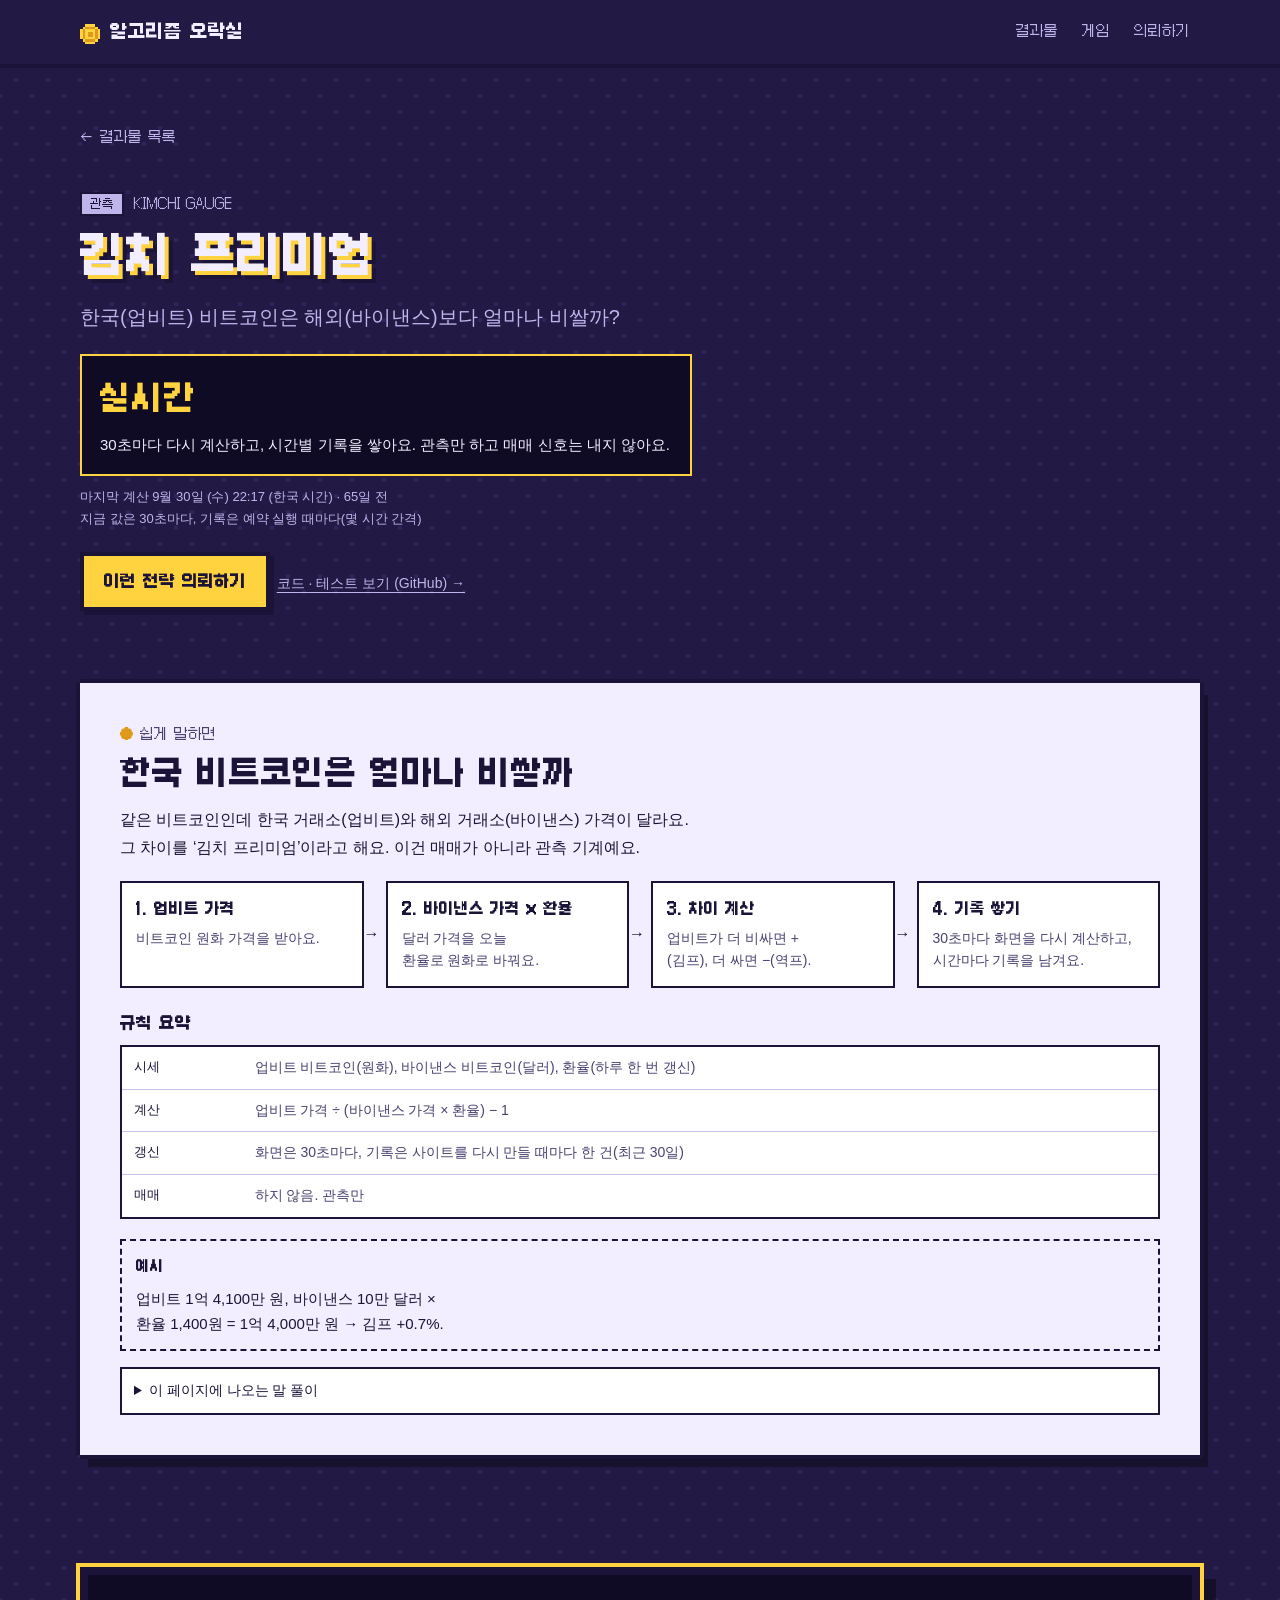
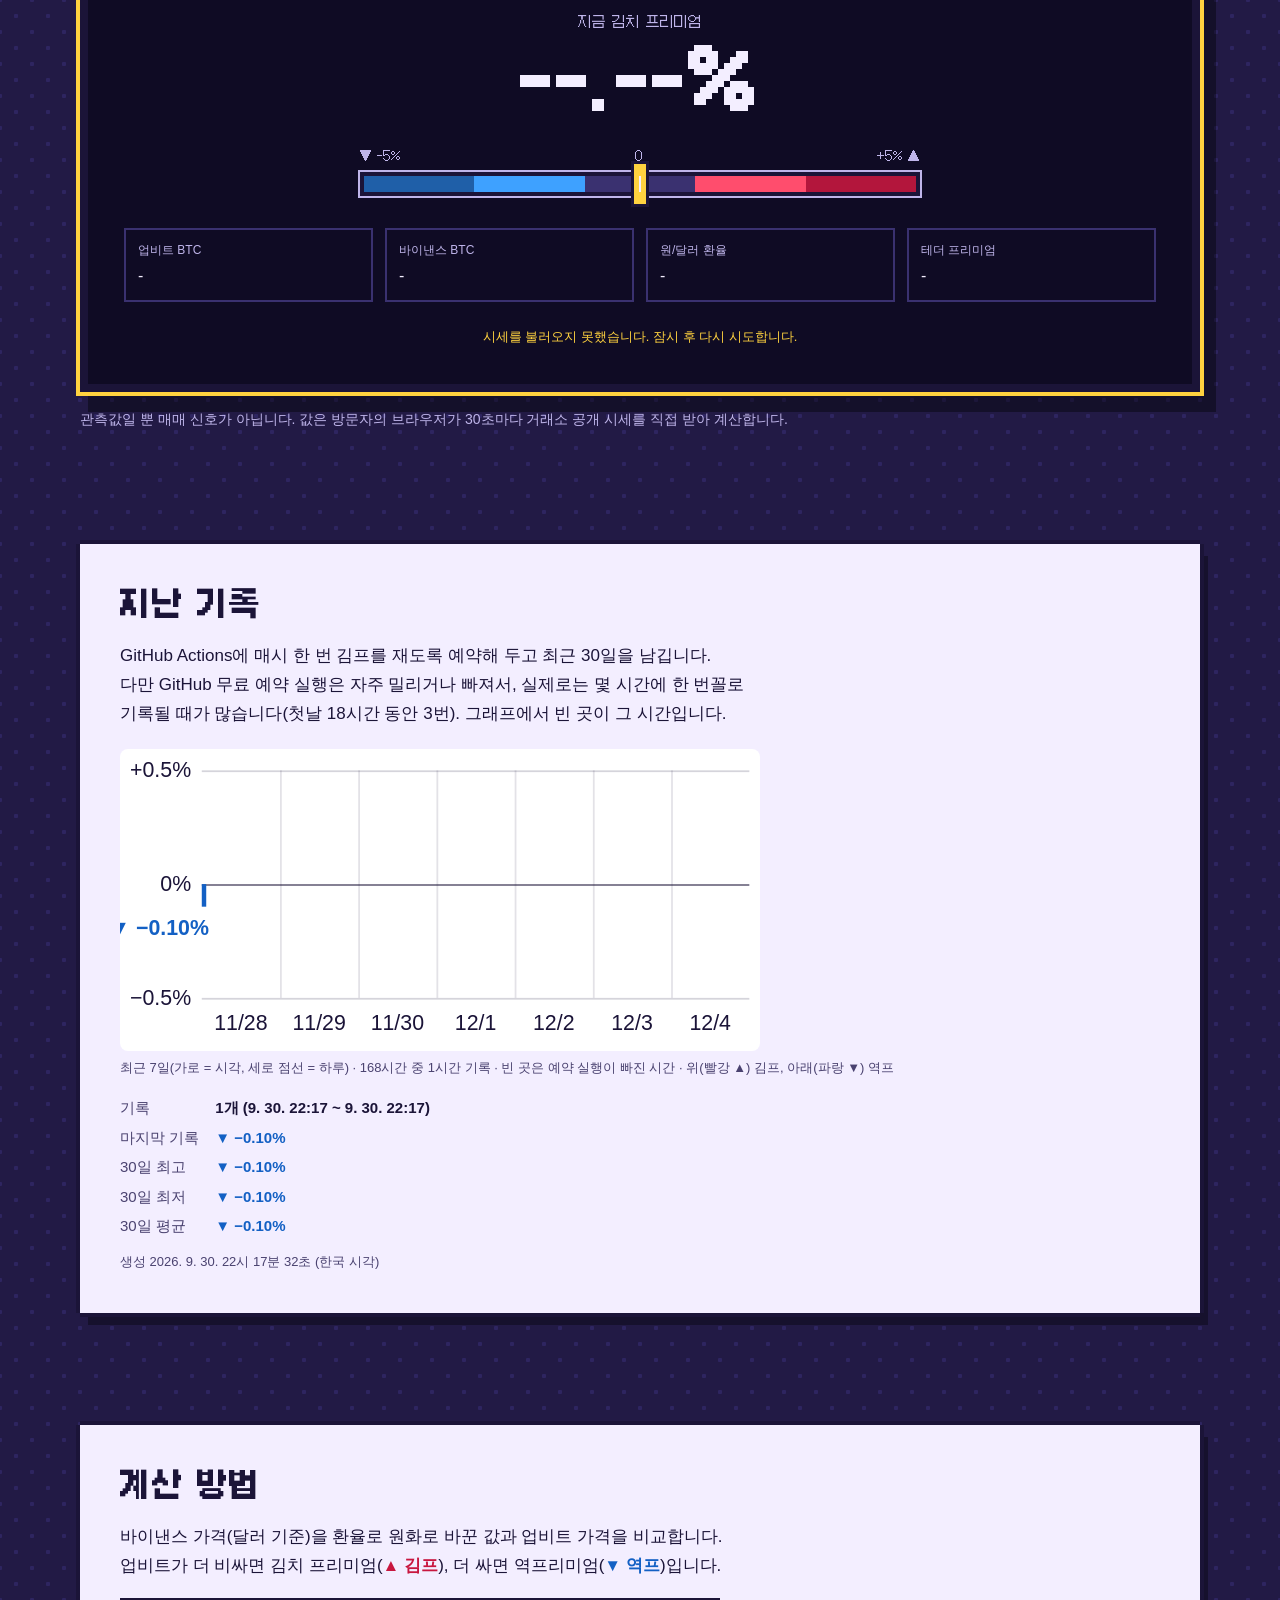
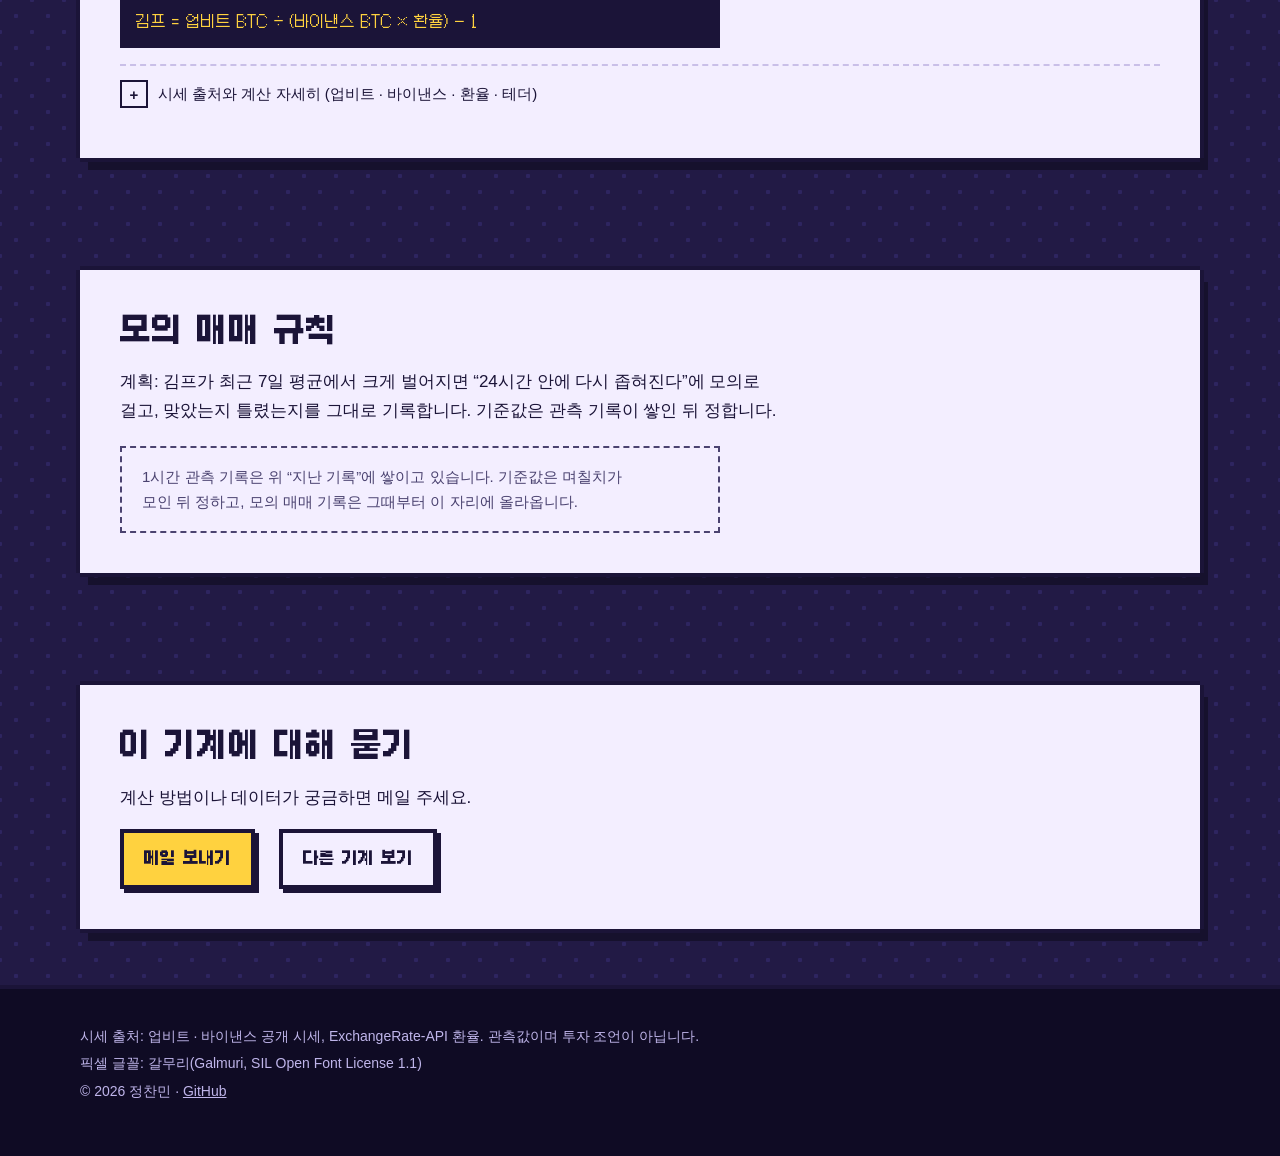
<file: machines/kimchi-gauge.html>
<!doctype html>
<html lang="ko">
<head>
  <meta charset="utf-8">
  <meta name="viewport" content="width=device-width, initial-scale=1">
  <title>KIMCHI GAUGE · 알고리즘 오락실</title>
  <meta name="description" content="업비트와 바이낸스의 비트코인 가격 차이(김치 프리미엄)를 실시간으로 재는 기계.">
  <meta property="og:type" content="website">
  <meta property="og:title" content="KIMCHI GAUGE · 알고리즘 오락실">
  <meta property="og:description" content="업비트와 바이낸스의 비트코인 가격 차이(김치 프리미엄)를 실시간으로 재는 기계.">
  <meta property="og:url" content="https://chandolkarim.github.io/algo-arcade/machines/kimchi-gauge.html">
  <meta property="og:image" content="https://chandolkarim.github.io/algo-arcade/assets/og.png">
  <meta property="og:locale" content="ko_KR">
  <meta name="twitter:card" content="summary_large_image">
  <link rel="icon" href="../assets/favicon.svg" type="image/svg+xml">
  <link rel="stylesheet" href="../assets/style.css">
  <link rel="stylesheet" href="../assets/home.css">
</head>
<body>
  <a class="skip-link" href="#main">본문 바로가기</a>

  <header class="site-header">
    <div class="wrap">
      <a class="logo" href="../index.html">
        <span class="logo-coin" data-scene="coin"></span>
        알고리즘 오락실
      </a>
      <nav class="site-nav" aria-label="주요 메뉴">
        <ul>
          <li><a href="../index.html#works">결과물</a></li>
          <li><a href="../games.html">게임</a></li>
          <li><a href="../index.html#request">의뢰하기</a></li>
        </ul>
      </nav>
    </div>
  </header>

  <main id="main">
    <section class="machine-hero wrap" aria-labelledby="machine-title">
      <a class="back-link" href="../index.html#works">← 결과물 목록</a>
      <p class="mh-top"><span class="mc-kind k-watch">관측</span><span class="mc-en">KIMCHI GAUGE</span></p>
      <h1 class="mh-title" id="machine-title">김치 프리미엄</h1>
      <p class="mh-q">한국(업비트) 비트코인은 해외(바이낸스)보다 얼마나 비쌀까?</p>
      <div class="mh-result"><b>실시간</b><span>30초마다 다시 계산하고, 시간별 기록을 쌓아요. 관측만 하고 매매 신호는 내지 않아요.</span></div>
      <p class="mh-meta mh-updated" data-updated="KIMCHI_HISTORY" data-note="지금 값은 30초마다, 기록은 예약 실행 때마다(몇 시간 간격)">마지막 계산 날짜를 불러오는 중</p>
      <a class="btn hero-play" href="../index.html#request">이런 전략 의뢰하기</a>
      <a class="code-link" href="https://github.com/chandolkarim/algo-arcade/tree/main/kimchi">코드 · 테스트 보기 (GitHub) →</a>
      
    </section>

    <section class="section wrap" id="easy" aria-labelledby="easy-title">
      <div class="panel px-box easy">
        <p class="easy-eyebrow">쉽게 말하면</p>
        <h2 class="section-title" id="easy-title">한국 비트코인은 얼마나 비쌀까</h2>
        <p class="easy-lead">같은 비트코인인데 한국 거래소(업비트)와 해외 거래소(바이낸스) 가격이 달라요. 그 차이를 ‘김치 프리미엄’이라고 해요. 이건 매매가 아니라 관측 기계예요.</p>
        <ol class="easy-flow" style="--steps: 4">
          <li><b>1. 업비트 가격</b><span>비트코인 원화 가격을 받아요.</span></li>
          <li><b>2. 바이낸스 가격 × 환율</b><span>달러 가격을 오늘 환율로 원화로 바꿔요.</span></li>
          <li><b>3. 차이 계산</b><span>업비트가 더 비싸면 +(김프), 더 싸면 −(역프).</span></li>
          <li><b>4. 기록 쌓기</b><span>30초마다 화면을 다시 계산하고, 시간마다 기록을 남겨요.</span></li>
        </ol>
        <h3 class="easy-sub">규칙 요약</h3>
        <dl class="easy-rules">
          <div><dt>시세</dt><dd>업비트 비트코인(원화), 바이낸스 비트코인(달러), 환율(하루 한 번 갱신)</dd></div>
          <div><dt>계산</dt><dd>업비트 가격 ÷ (바이낸스 가격 × 환율) − 1</dd></div>
          <div><dt>갱신</dt><dd>화면은 30초마다, 기록은 사이트를 다시 만들 때마다 한 건(최근 30일)</dd></div>
          <div><dt>매매</dt><dd>하지 않음. 관측만</dd></div>
        </dl>
        <div class="easy-example"><b>예시</b><p>업비트 1억 4,100만 원, 바이낸스 10만 달러 × 환율 1,400원 = 1억 4,000만 원 → 김프 +0.7%.</p></div>
        <details class="easy-glossary">
          <summary>이 페이지에 나오는 말 풀이</summary>
          <dl>
            <div><dt>김치 프리미엄(김프)</dt><dd>같은 비트코인이 해외보다 한국에서 몇 % 비싼지. +면 한국이 비싸요.</dd></div>
            <div><dt>테더 프리미엄</dt><dd>1달러에 맞춰 둔 코인(테더)이 업비트에서 환율보다 몇 % 비싼지. 환율 오차를 가늠하는 보조 지표예요.</dd></div>
            <div><dt>환율</dt><dd>1달러가 몇 원인지. 바이낸스의 달러 가격을 원화로 바꿀 때 써요.</dd></div>
          </dl>
        </details>
      </div>
    </section>

    <section class="section wrap" id="gauge" aria-labelledby="gauge-title">
      <div class="gauge-panel">
        <h2 class="visually-hidden" id="gauge-title">지금 김치 프리미엄</h2>
        <p class="gauge-label">지금 김치 프리미엄</p>
        <p class="gauge-value" id="kp-value" data-dir="none">--.--%</p>

        <div class="gauge-bar" aria-hidden="true">
          <div class="gauge-scale">
            <span>▼ -5%</span><span>0</span><span>+5% ▲</span>
          </div>
          <div class="gauge-track">
            <span class="gauge-needle" id="kp-needle"></span>
          </div>
        </div>

        <dl class="gauge-inputs">
          <div>
            <dt>업비트 BTC</dt>
            <dd id="kp-upbit">-</dd>
          </div>
          <div>
            <dt>바이낸스 BTC</dt>
            <dd id="kp-binance">-</dd>
          </div>
          <div>
            <dt>원/달러 환율</dt>
            <dd id="kp-fx">-</dd>
          </div>
          <div>
            <dt>테더 프리미엄</dt>
            <dd id="kp-tether">-</dd>
          </div>
        </dl>

        <p class="gauge-status" id="kp-status" role="status">시세를 불러오는 중…</p>
        <noscript><p class="gauge-status is-error">JavaScript가 꺼져 있어 실시간 값을 표시할 수 없습니다. 계산 방법은 아래에서 볼 수 있어요.</p></noscript>
      </div>
      <p class="gauge-note">관측값일 뿐 매매 신호가 아닙니다. 값은 방문자의 브라우저가 30초마다 거래소 공개 시세를 직접 받아 계산합니다.</p>
    </section>

    <section class="section wrap" id="history" aria-labelledby="history-title">
      <div class="panel px-box">
        <h2 class="section-title" id="history-title">지난 기록</h2>
        <p>GitHub Actions에 매시 한 번 김프를 재도록 예약해 두고 최근 30일을 남깁니다. 다만 GitHub 무료 예약 실행은 자주 밀리거나 빠져서, 실제로는 몇 시간에 한 번꼴로 기록될 때가 많습니다(첫날 18시간 동안 3번). 그래프에서 빈 곳이 그 시간입니다.</p>
        <div id="kh-body"><p class="empty-note">기록을 불러오는 중…</p></div>
      </div>
    </section>

    <section class="section wrap" id="method" aria-labelledby="method-title">
      <div class="panel px-box">
        <h2 class="section-title" id="method-title">계산 방법</h2>
        <p>
          바이낸스 가격(달러 기준)을 환율로 원화로 바꾼 값과 업비트 가격을 비교합니다.
          업비트가 더 비싸면 김치 프리미엄(<span class="up">▲ 김프</span>), 더 싸면 역프리미엄(<span class="down">▼ 역프</span>)입니다.
        </p>
        <p class="formula">김프 = 업비트 BTC ÷ (바이낸스 BTC × 환율) − 1</p>
        <details class="fold">
          <summary>시세 출처와 계산 자세히 (업비트 · 바이낸스 · 환율 · 테더)</summary>

        <div class="facts">
          <div class="fact">
            <h3>업비트</h3>
            <p>원화 마켓의 비트코인(KRW-BTC)과 테더(KRW-USDT) 최근 체결가. 인증키 없는 공개 시세입니다.</p>
          </div>
          <div class="fact">
            <h3>바이낸스</h3>
            <p>BTCUSDT 최근 체결가. 공개 시세 전용 주소(data-api.binance.vision)를 씁니다. 1 USDT는 1달러로 봅니다.</p>
          </div>
          <div class="fact">
            <h3>환율</h3>
            <p>ExchangeRate-API 무료 환율. 하루 한 번 갱신되므로 장중 환율 변동만큼 오차가 생길 수 있습니다.</p>
          </div>
          <div class="fact">
            <h3>테더 프리미엄</h3>
            <p>업비트 테더 가격 ÷ 환율 − 1. 환율 오차를 가늠하는 보조 지표로 함께 보여 줍니다.</p>
          </div>
        </div>
        </details>
      </div>
    </section>

    <section class="section wrap" id="rule" aria-labelledby="rule-title">
      <div class="panel px-box">
        <h2 class="section-title" id="rule-title">모의 매매 규칙</h2>
        <p>
          계획: 김프가 최근 7일 평균에서 크게 벌어지면 “24시간 안에 다시 좁혀진다”에 모의로 걸고,
          맞았는지 틀렸는지를 그대로 기록합니다. 기준값은 관측 기록이 쌓인 뒤 정합니다.
        </p>
        <p class="empty-note">1시간 관측 기록은 위 “지난 기록”에 쌓이고 있습니다. 기준값은 며칠치가 모인 뒤 정하고, 모의 매매 기록은 그때부터 이 자리에 올라옵니다.</p>
      </div>
    </section>

    <section class="section wrap" id="contact" aria-labelledby="contact-title">
      <div class="panel px-box">
        <h2 class="section-title" id="contact-title">이 기계에 대해 묻기</h2>
        <p>계산 방법이나 데이터가 궁금하면 메일 주세요.</p>
        <div class="coin-slot">
          <a class="btn" href="mailto:wjdcksals24@hufs.ac.kr?subject=KIMCHI%20GAUGE%20문의">메일 보내기</a>
          <a class="btn btn-ghost" href="../index.html#works">다른 기계 보기</a>
        </div>
      </div>
    </section>
  </main>

  <footer class="site-footer">
    <div class="wrap">
      <p>시세 출처: 업비트 · 바이낸스 공개 시세, ExchangeRate-API 환율. 관측값이며 투자 조언이 아닙니다.</p>
      <p>픽셀 글꼴: 갈무리(Galmuri, SIL Open Font License 1.1)</p>
      <p>© 2026 정찬민 · <a href="https://github.com/chandolkarim">GitHub</a></p>
    </div>
  </footer>

  <script src="../assets/script.js"></script>
  <script src="../assets/kimchi.js"></script>
  <script src="../data/kimchi-history-data.js"></script>
  <script src="../assets/kimchi-history.js"></script>
</body>
</html>
</file>
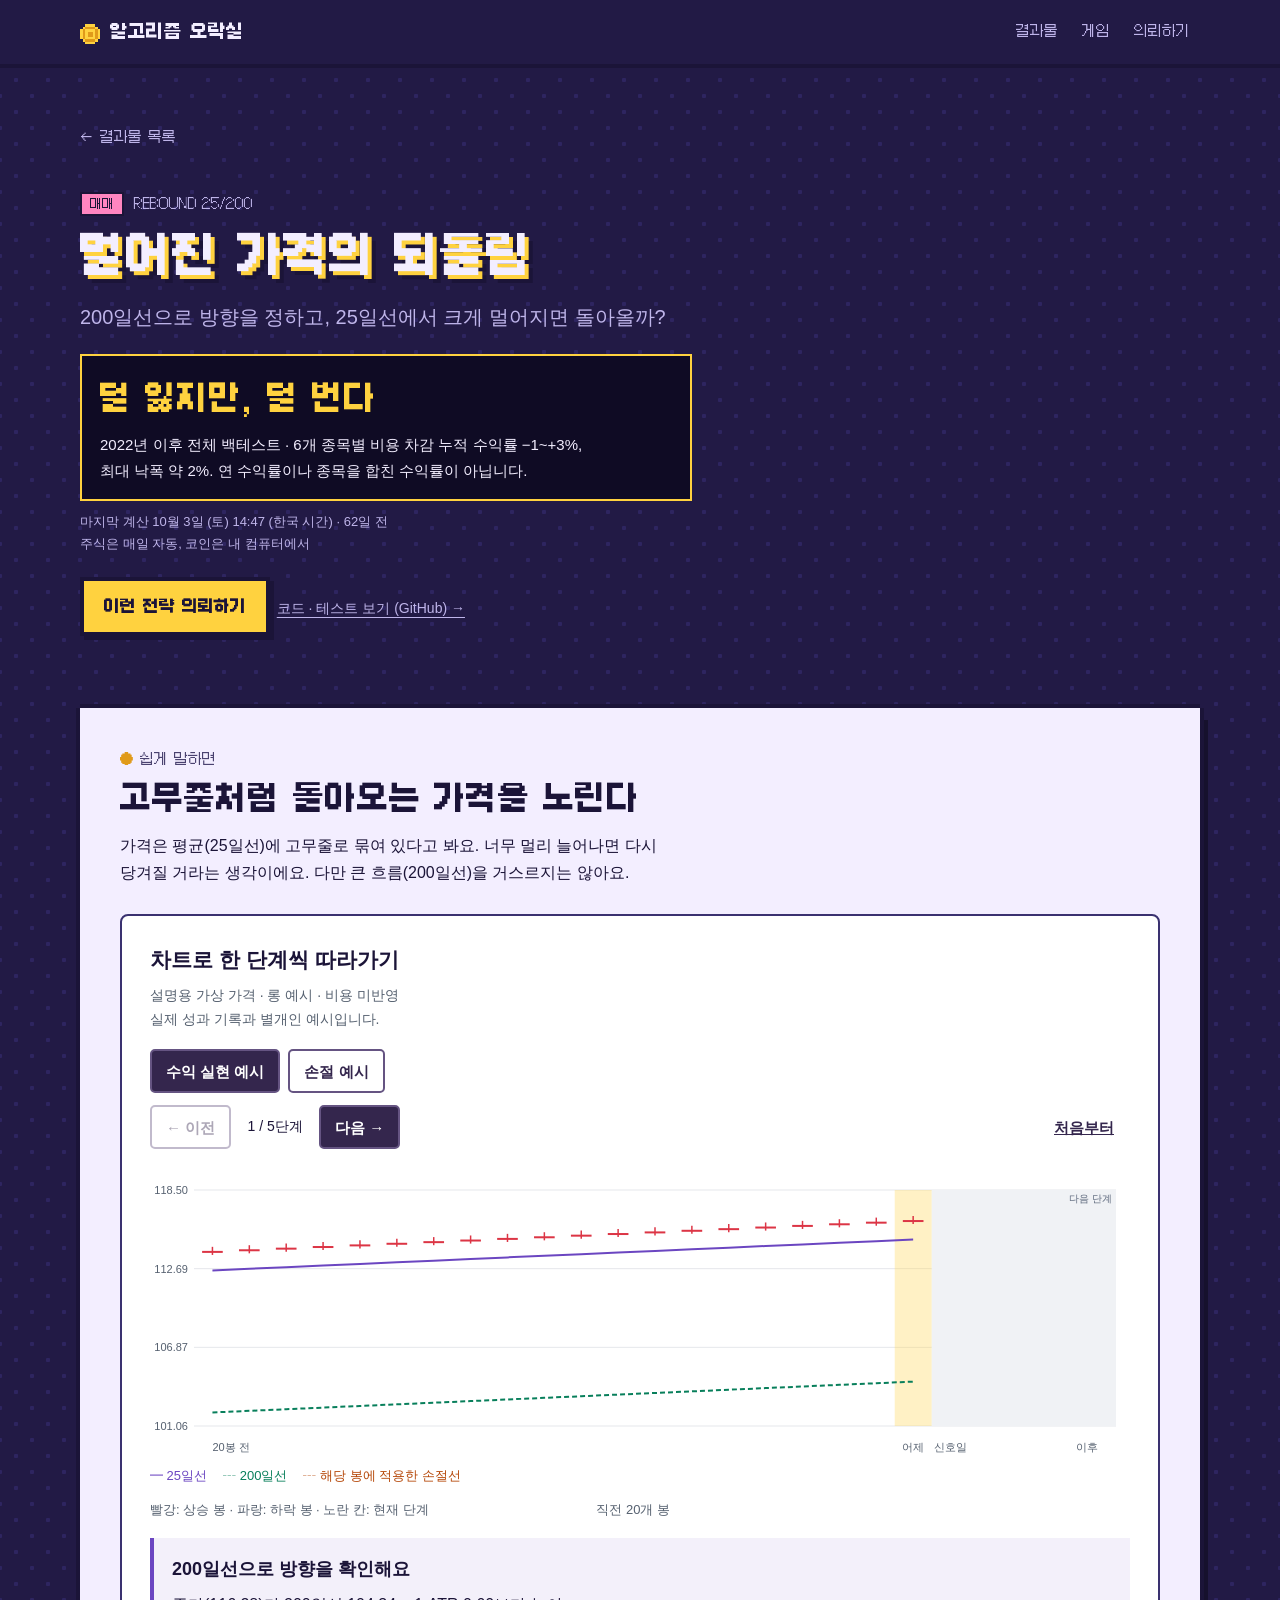
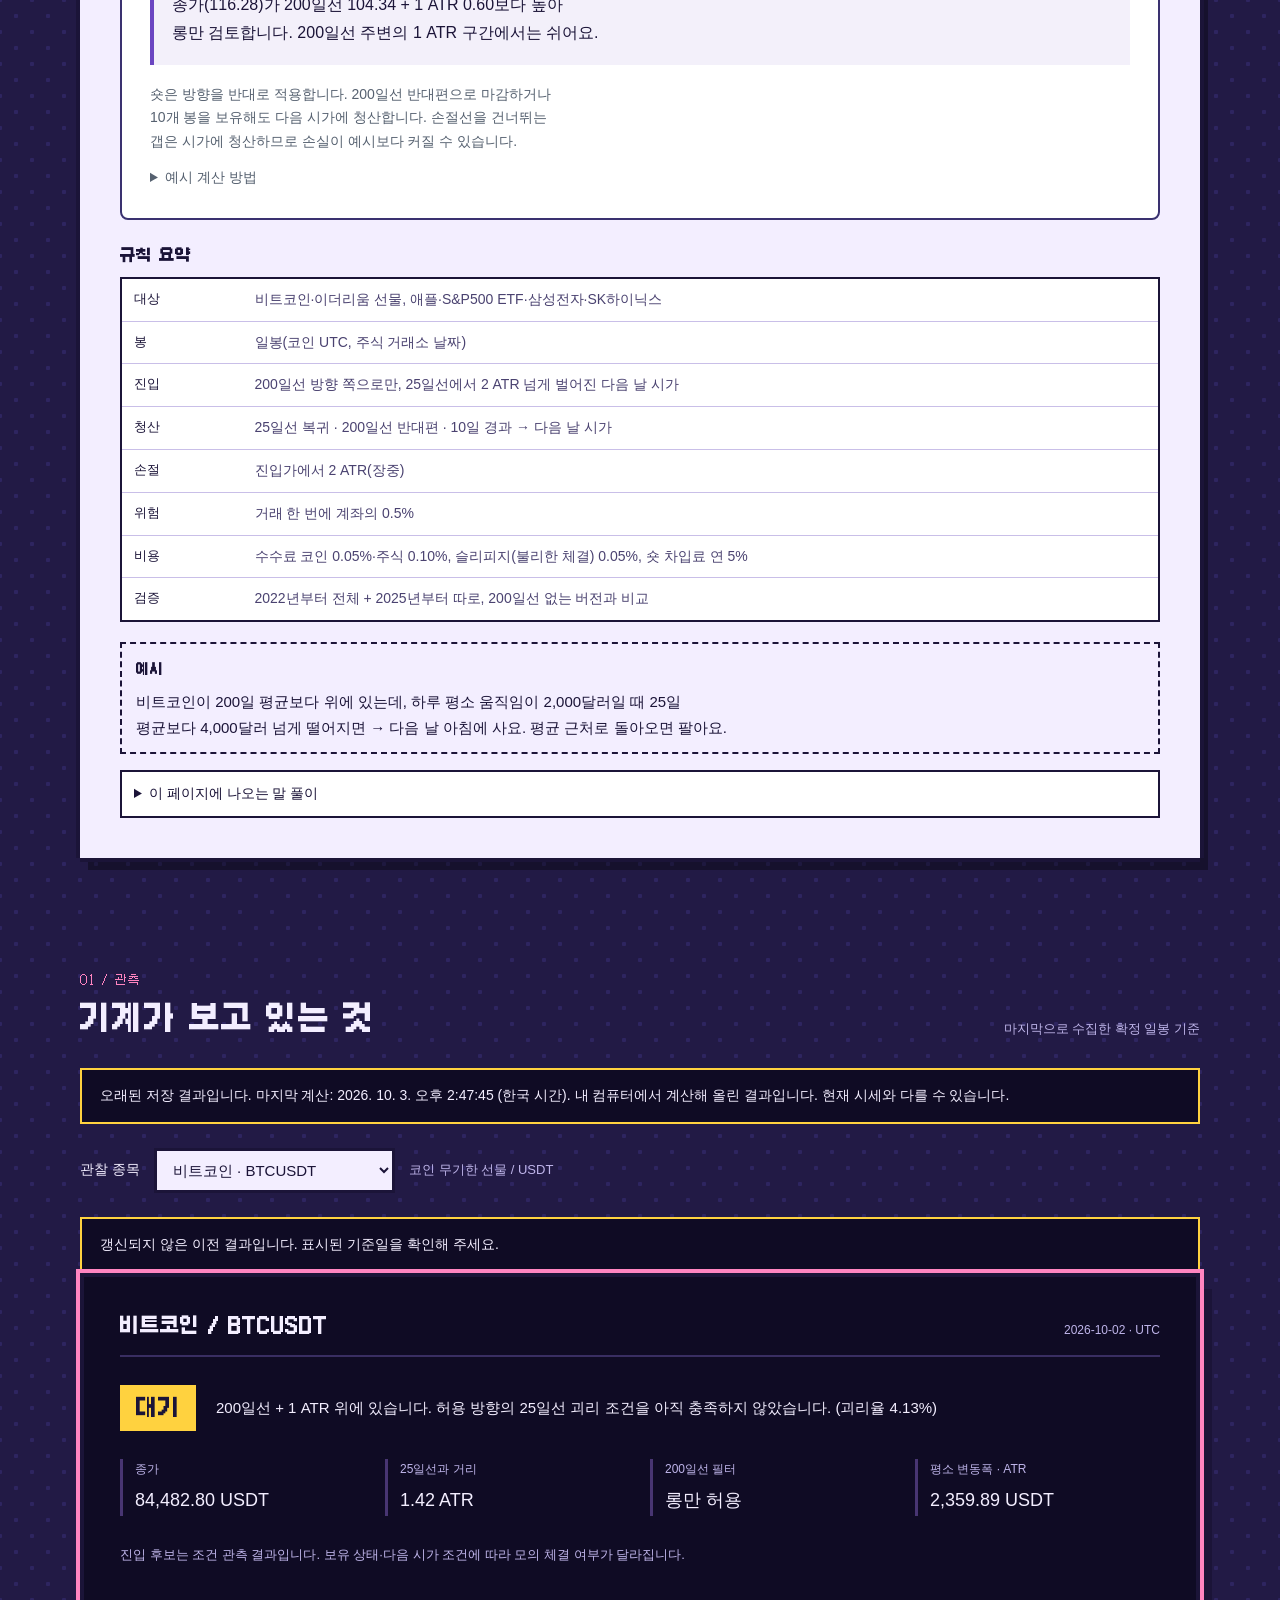
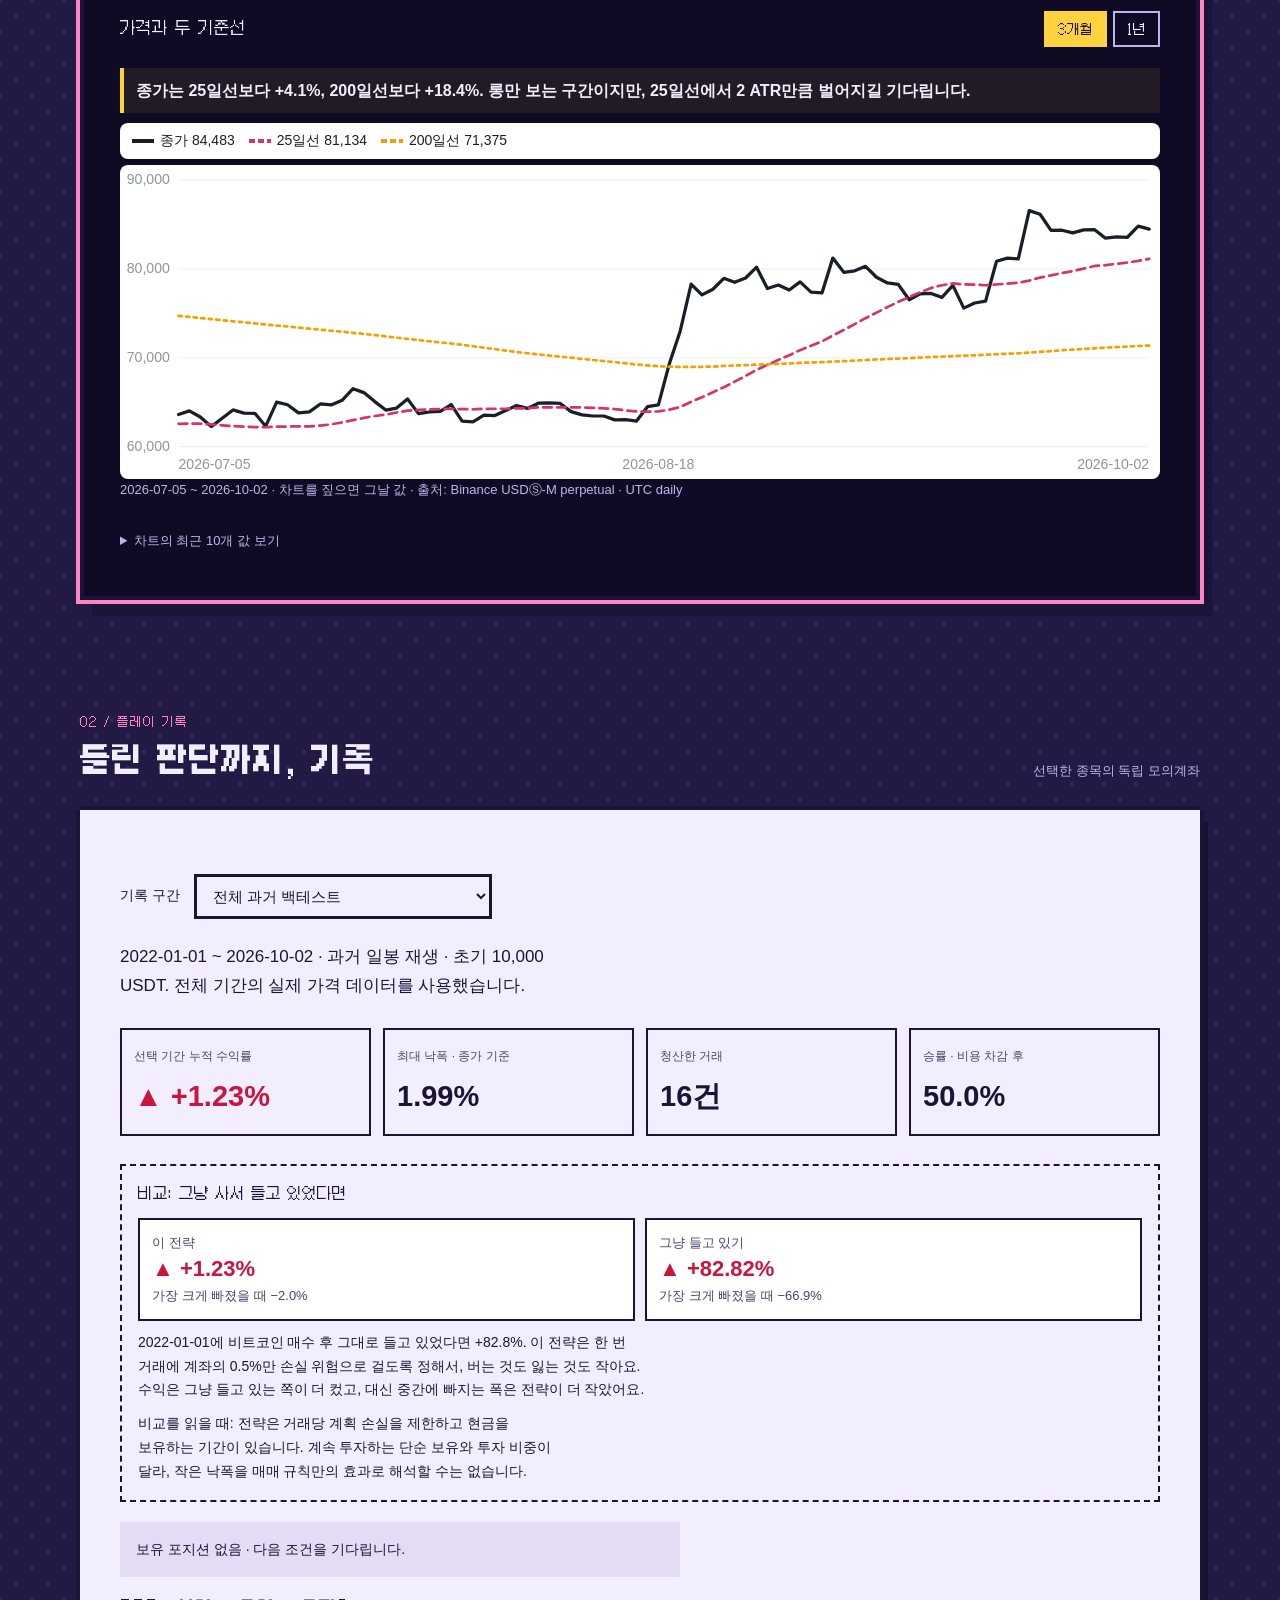
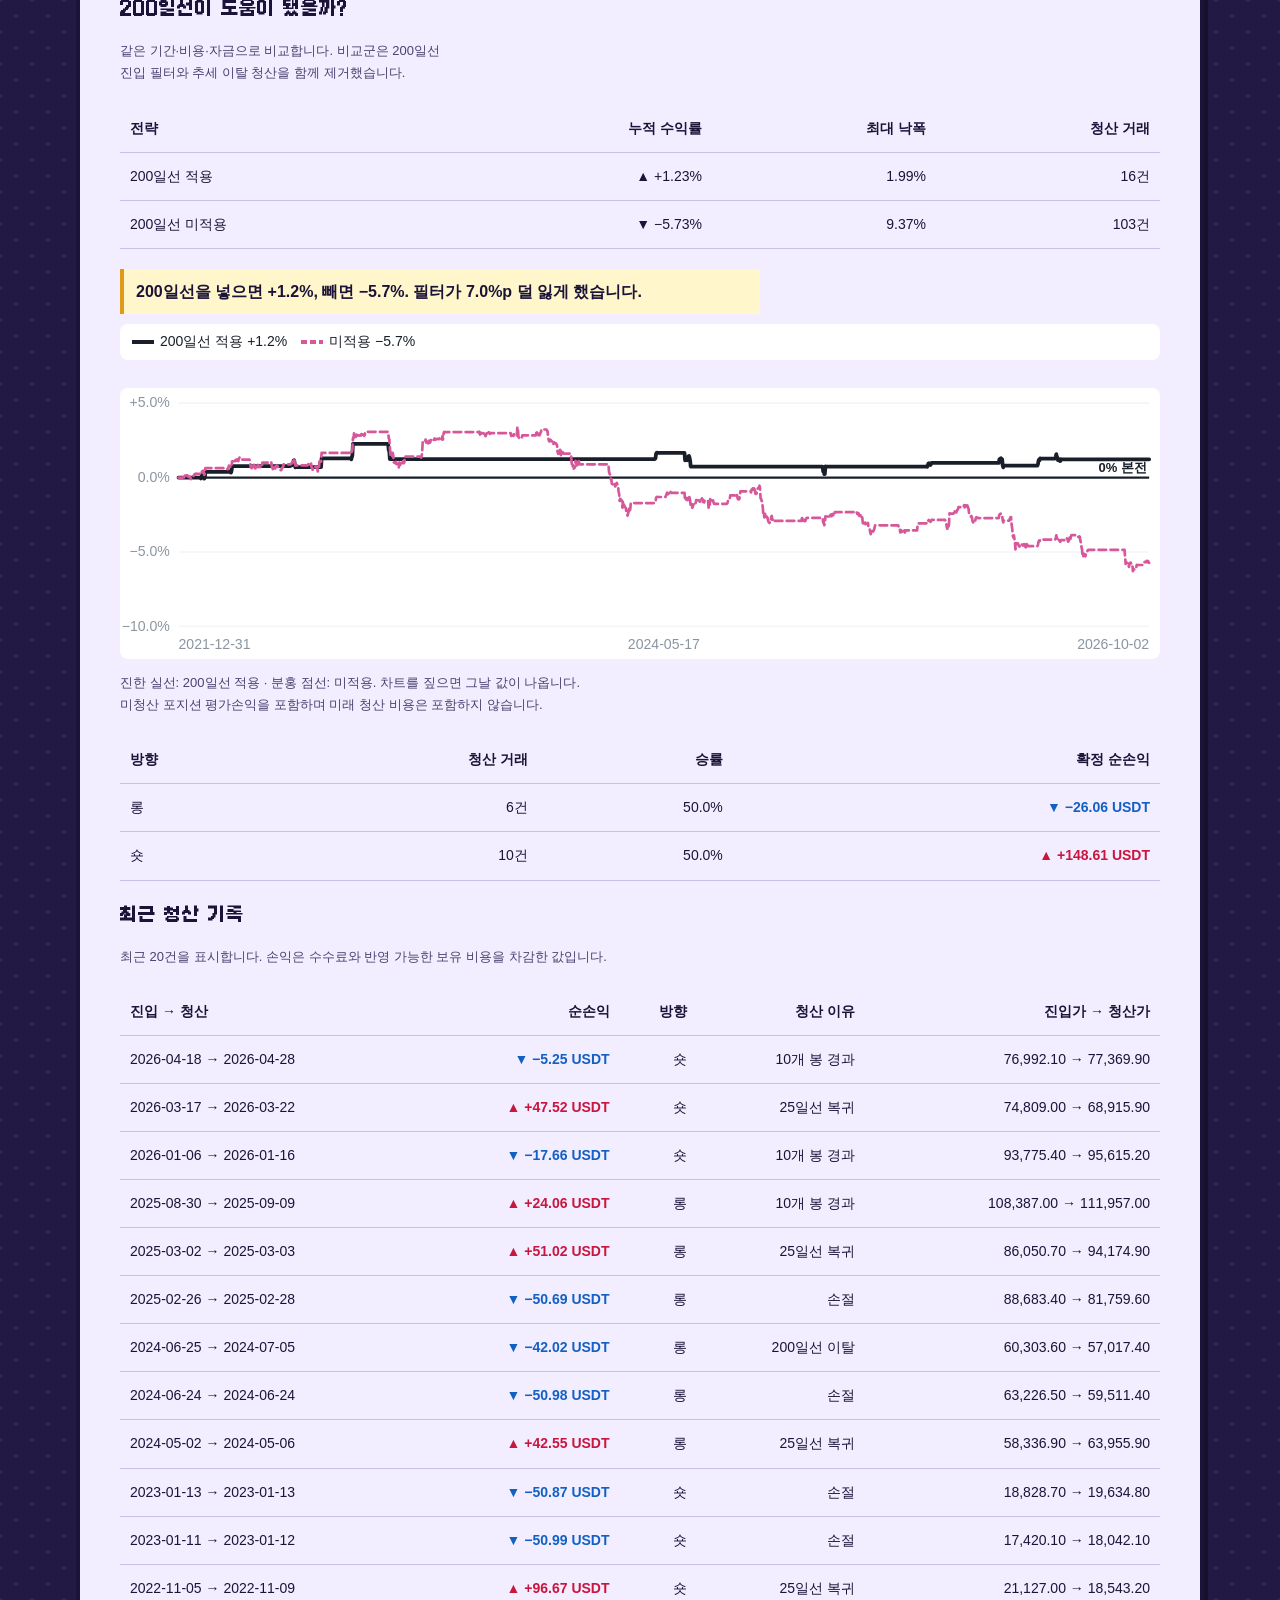
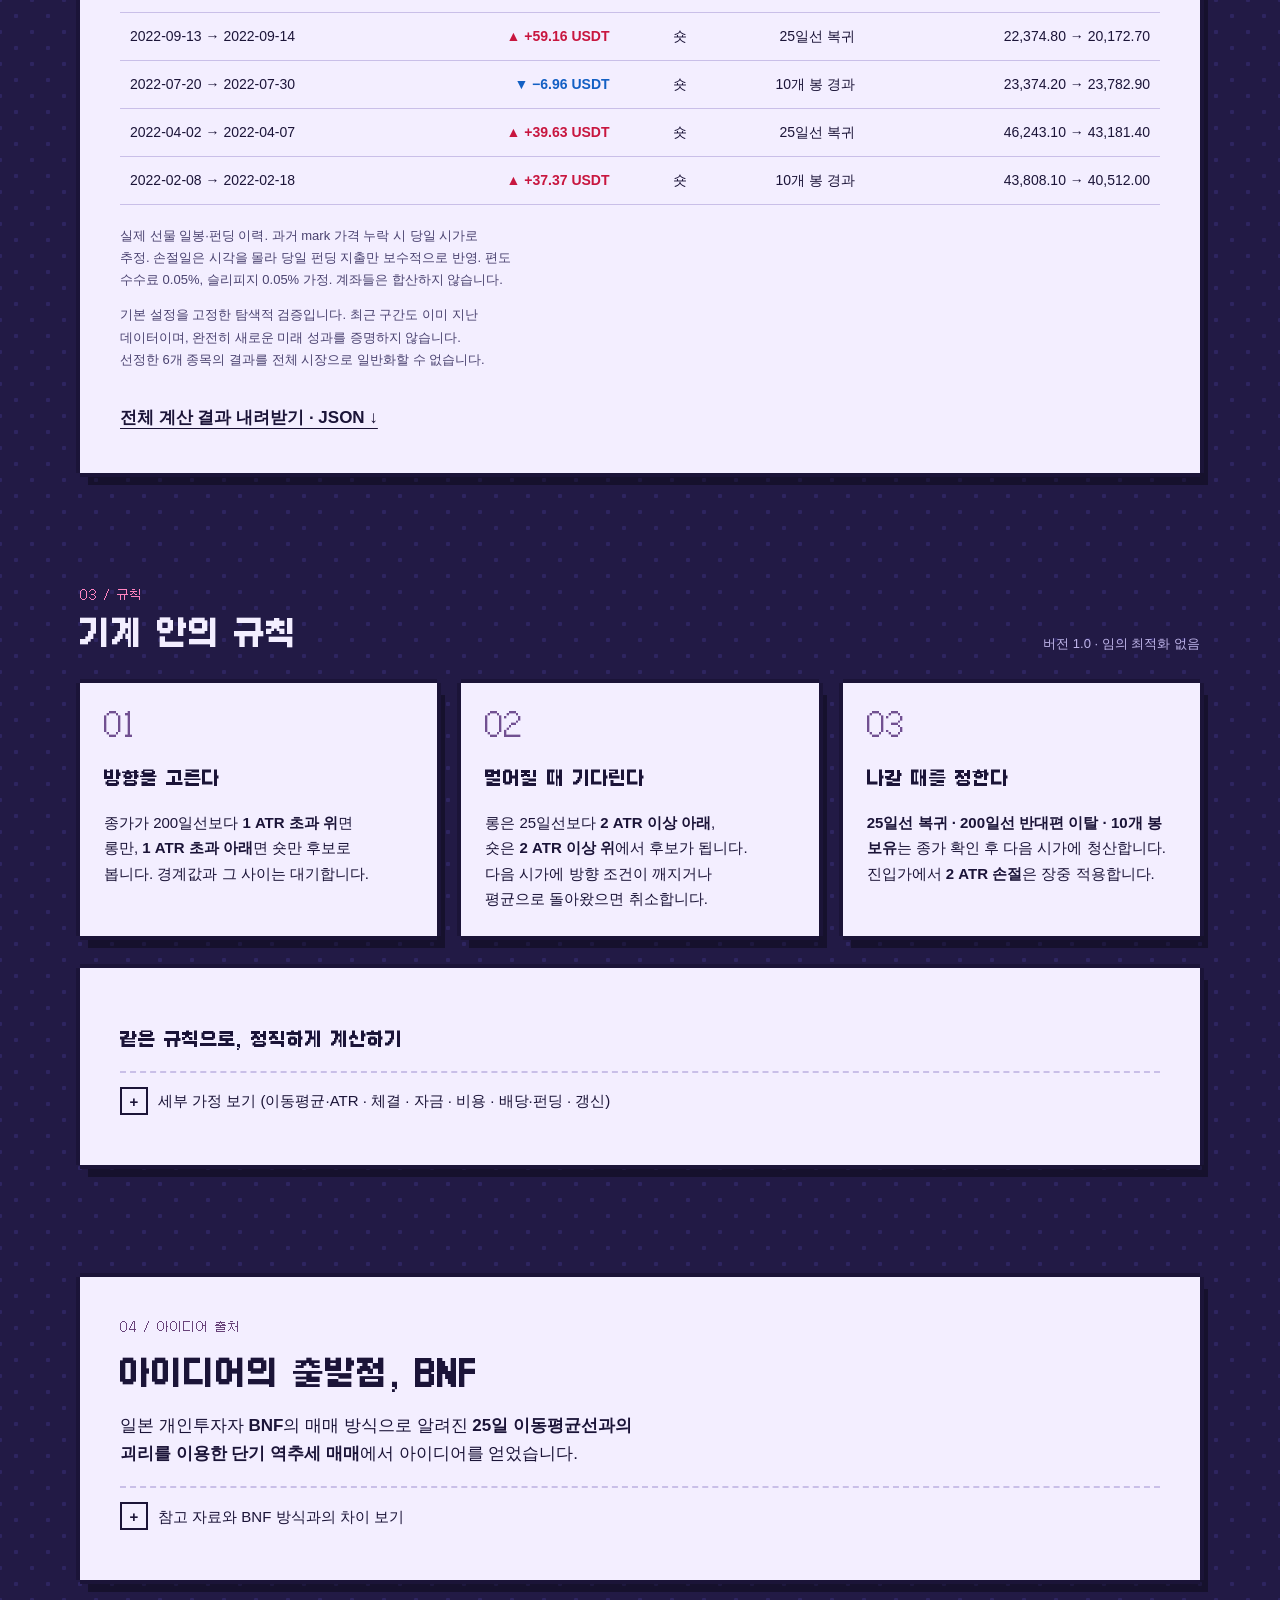
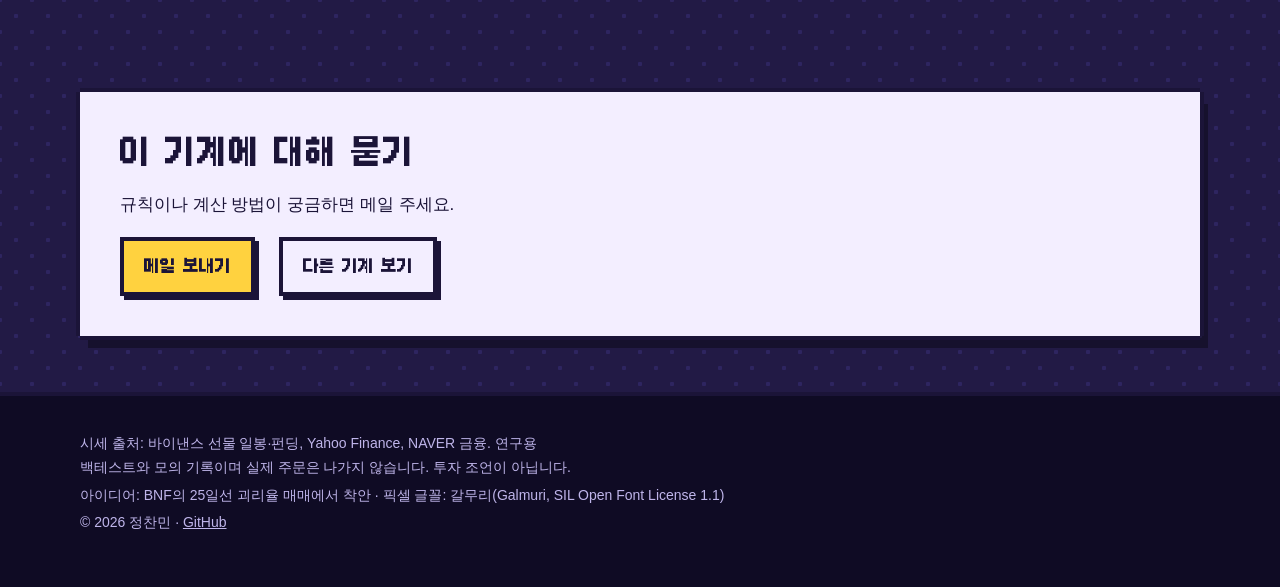
<file: machines/rebound.html>
<!doctype html>
<html lang="ko">
<head>
  <meta charset="utf-8">
  <meta name="viewport" content="width=device-width, initial-scale=1">
  <title>REBOUND 25/200 · 알고리즘 오락실</title>
  <meta name="description" content="BNF의 25일선 괴리율 매매에서 착안한 연구. 200일선으로 방향을 정하고 ATR로 되돌림을 기다리는 모의투자 기계.">
  <meta property="og:type" content="website">
  <meta property="og:title" content="REBOUND 25/200 · 알고리즘 오락실">
  <meta property="og:description" content="BNF의 25일선 괴리율 매매에서 착안한 연구. 200일선으로 방향을 정하고 ATR로 되돌림을 기다리는 모의투자 기계.">
  <meta property="og:url" content="https://chandolkarim.github.io/algo-arcade/machines/rebound.html">
  <meta property="og:image" content="https://chandolkarim.github.io/algo-arcade/assets/og.png">
  <meta property="og:locale" content="ko_KR">
  <meta name="twitter:card" content="summary_large_image">
  <link rel="icon" href="../assets/favicon.svg" type="image/svg+xml">
  <link rel="stylesheet" href="../assets/style.css">
  <link rel="stylesheet" href="../assets/home.css">
  <link rel="stylesheet" href="../assets/rebound.css">
  <link rel="stylesheet" href="../assets/linechart.css">
  <link rel="stylesheet" href="../assets/strategy-lessons.css">
</head>
<body class="rebound-page">
  <a class="skip-link" href="#main">본문 바로가기</a>
  <header class="site-header"><div class="wrap">
    <a class="logo" href="../index.html"><span class="logo-coin" data-scene="coin"></span>알고리즘 오락실</a>
    <nav class="site-nav" aria-label="주요 메뉴">
        <ul>
          <li><a href="../index.html#works">결과물</a></li>
          <li><a href="../games.html">게임</a></li>
          <li><a href="../index.html#request">의뢰하기</a></li>
        </ul>
      </nav>
  </div></header>
  <main id="main">
    <section class="machine-hero wrap" aria-labelledby="machine-title">
      <a class="back-link" href="../index.html#works">← 결과물 목록</a>
      <p class="mh-top"><span class="mc-kind k-trade">매매</span><span class="mc-en">REBOUND 25/200</span></p>
      <h1 class="mh-title" id="machine-title">멀어진 가격의 되돌림</h1>
      <p class="mh-q">200일선으로 방향을 정하고, 25일선에서 크게 멀어지면 돌아올까?</p>
      <div class="mh-result"><b>덜 잃지만, 덜 번다</b><span>2022년 이후 전체 백테스트 · 6개 종목별 비용 차감 누적 수익률 −1~+3%, 최대 낙폭 약 2%. 연 수익률이나 종목을 합친 수익률이 아닙니다.</span></div>
      <p class="mh-meta mh-updated" data-updated="REBOUND_DATA" data-note="주식은 매일 자동, 코인은 내 컴퓨터에서">마지막 계산 날짜를 불러오는 중</p>
      <a class="btn hero-play" href="../index.html#request">이런 전략 의뢰하기</a>
      <a class="code-link" href="https://github.com/chandolkarim/algo-arcade/tree/main/rebound">코드 · 테스트 보기 (GitHub) →</a>
      
    </section>

    <section class="section wrap" id="easy" aria-labelledby="easy-title">
      <div class="panel px-box easy">
        <p class="easy-eyebrow">쉽게 말하면</p>
        <h2 class="section-title" id="easy-title">고무줄처럼 돌아오는 가격을 노린다</h2>
        <p class="easy-lead">가격은 평균(25일선)에 고무줄로 묶여 있다고 봐요. 너무 멀리 늘어나면 다시 당겨질 거라는 생각이에요. 다만 큰 흐름(200일선)을 거스르지는 않아요.</p>

        <section class="strategy-lesson" data-strategy-lesson="rebound" aria-labelledby="lesson-title">
          <h3 id="lesson-title">차트로 한 단계씩 따라가기</h3>
          <p class="lesson-note">설명용 가상 가격 · 롱 예시 · 비용 미반영<br>실제 성과 기록과 별개인 예시입니다.</p>
          <p class="lesson-fallback">단계별 차트는 JavaScript가 필요합니다. 아래 규칙 요약에서도 진입·청산 조건을 읽을 수 있습니다.</p>
          <div class="lesson-interactive" hidden>
            <div class="lesson-cases" role="group" aria-label="예시 시나리오">
              <button type="button" data-outcome="win" aria-pressed="true">수익 실현 예시</button>
              <button type="button" data-outcome="loss" aria-pressed="false">손절 예시</button>
            </div>
            <div class="lesson-nav" role="group" aria-label="설명 단계 이동"><button type="button" data-action="prev" disabled>← 이전</button><span class="lesson-progress"></span><button type="button" data-action="next">다음 →</button><button type="button" data-action="restart">처음부터</button></div>
            <svg class="lesson-chart" role="img" viewBox="0 0 720 300"></svg>
            <div class="lesson-legend"><span class="mean">━ 25일선</span><span class="range">┄ 200일선</span><span class="stop">┄ 해당 봉에 적용한 손절선</span></div>
            <p class="lesson-caption"><span>빨강: 상승 봉 · 파랑: 하락 봉 · 노란 칸: 현재 단계</span><span class="lesson-day"></span></p>
            <div class="lesson-description" aria-live="polite" aria-atomic="true"><h4 class="lesson-step-title"></h4><p class="lesson-explanation"></p></div>

            <p class="lesson-other-rules">숏은 방향을 반대로 적용합니다. 200일선 반대편으로 마감하거나 10개 봉을 보유해도 다음 시가에 청산합니다. 손절선을 건너뛰는 갭은 시가에 청산하므로 손실이 예시보다 커질 수 있습니다.</p>
            <details class="lesson-calculation"><summary>예시 계산 방법</summary><p>가상 일봉에 이 기계의 실제 계산 엔진을 적용했습니다. 지표 계산에는 차트에 보이는 구간 이전의 봉도 사용합니다. 가격 단위는 임의이며 숫자는 소수 둘째 자리로 반올림했습니다. 수수료·슬리피지·보유 비용은 제외했습니다.</p></details>
          </div>
        </section>
        <h3 class="easy-sub">규칙 요약</h3>
        <dl class="easy-rules">
          <div><dt>대상</dt><dd>비트코인·이더리움 선물, 애플·S&P500 ETF·삼성전자·SK하이닉스</dd></div>
          <div><dt>봉</dt><dd>일봉(코인 UTC, 주식 거래소 날짜)</dd></div>
          <div><dt>진입</dt><dd>200일선 방향 쪽으로만, 25일선에서 2 ATR 넘게 벌어진 다음 날 시가</dd></div>
          <div><dt>청산</dt><dd>25일선 복귀 · 200일선 반대편 · 10일 경과 → 다음 날 시가</dd></div>
          <div><dt>손절</dt><dd>진입가에서 2 ATR(장중)</dd></div>
          <div><dt>위험</dt><dd>거래 한 번에 계좌의 0.5%</dd></div>
          <div><dt>비용</dt><dd>수수료 코인 0.05%·주식 0.10%, 슬리피지(불리한 체결) 0.05%, 숏 차입료 연 5%</dd></div>
          <div><dt>검증</dt><dd>2022년부터 전체 + 2025년부터 따로, 200일선 없는 버전과 비교</dd></div>
        </dl>
        <div class="easy-example"><b>예시</b><p>비트코인이 200일 평균보다 위에 있는데, 하루 평소 움직임이 2,000달러일 때 25일 평균보다 4,000달러 넘게 떨어지면 → 다음 날 아침에 사요. 평균 근처로 돌아오면 팔아요.</p></div>
        <details class="easy-glossary">
          <summary>이 페이지에 나오는 말 풀이</summary>
          <dl>
            <div><dt>ATR</dt><dd>하루 평소 움직임 폭(최근 14일 평균). ‘2 ATR’은 평소 움직임의 2배예요.</dd></div>
            <div><dt>25일선 · 200일선</dt><dd>최근 25일·200일 종가의 평균. 25일선은 ‘요즘 값’, 200일선은 ‘큰 흐름’이에요.</dd></div>
            <div><dt>롱 · 숏</dt><dd>롱은 오를 때 버는 쪽(사기), 숏은 내릴 때 버는 쪽(빌려서 팔기).</dd></div>
            <div><dt>시가 · 종가</dt><dd>그날 처음 거래된 값과 마지막 값. 신호는 종가로 보고, 다음 날 시가에 사고팔아요.</dd></div>
            <div><dt>손절</dt><dd>정해 둔 만큼 손해가 나면 더 기다리지 않고 정리하는 것.</dd></div>
            <div><dt>슬리피지</dt><dd>원하는 값보다 조금 불리하게 사고팔리는 손해. 일부러 매번 빼고 계산해요.</dd></div>
            <div><dt>펀딩</dt><dd>코인 선물에서 롱·숏끼리 몇 시간마다 주고받는 이자 같은 돈.</dd></div>
            <div><dt>최대 낙폭</dt><dd>계좌가 가장 높았던 때에서 가장 많이 빠졌던 비율. 작을수록 덜 흔들려요.</dd></div>
          </dl>
        </details>
      </div>
    </section>

    <section class="section wrap" id="monitor" aria-labelledby="monitor-title">
      <div class="rb-section-head"><div><p class="rb-eyebrow">01 / 관측</p><h2 class="section-title" id="monitor-title">기계가 보고 있는 것</h2></div>
        <p class="rb-caption">마지막으로 수집한 확정 일봉 기준</p></div>
      <p id="rb-global-status" class="rb-notice" role="status">저장된 관측 데이터를 불러오는 중입니다.</p>
      <noscript><p class="rb-notice">종목별 차트와 기록은 JavaScript가 필요합니다. 아래 전략 규칙과 출처는 그대로 읽을 수 있습니다. <a href="../data/rebound.json">계산 결과 JSON 보기</a></p></noscript>
      <div class="rb-controls">
        <label for="rb-asset">관찰 종목</label><select id="rb-asset" disabled><option>데이터 준비 중</option></select>
        <span id="rb-market" class="rb-caption"></span>
      </div>
      <div id="rb-asset-status" class="rb-notice" hidden></div>
      <div id="rb-monitor-content" hidden>
        <div class="rb-terminal">
          <div class="rb-terminal-head"><h3 id="rb-symbol-title"></h3><span id="rb-date"></span></div>
          <div class="rb-signal-line"><span id="rb-signal" class="rb-signal"></span><p id="rb-reason"></p></div>
          <div class="rb-meter-grid">
            <div><span>종가</span><strong id="rb-price"></strong></div>
            <div><span>25일선과 거리</span><strong id="rb-distance"></strong></div>
            <div><span>200일선 필터</span><strong id="rb-trend"></strong></div>
            <div><span>평소 변동폭 · ATR</span><strong id="rb-atr"></strong></div>
          </div>
          <p class="rb-caption">진입 후보는 조건 관측 결과입니다. 보유 상태·다음 시가 조건에 따라 모의 체결 여부가 달라집니다.</p>
          <div class="rb-chart-head"><h3>가격과 두 기준선</h3>
            <div class="ch-range" id="rb-range" role="group" aria-label="차트 기간"><button type="button" data-days="90" aria-pressed="true">3개월</button><button type="button" data-days="365" aria-pressed="false">1년</button></div></div>
          <p class="ch-say" id="rb-price-say"></p>
          <div class="lc-legend" id="rb-price-legend"></div>
          <svg id="rb-price-chart" class="rb-chart" viewBox="0 0 960 300" role="img" aria-labelledby="rb-chart-title rb-chart-desc"><title id="rb-chart-title">최근 일봉 종가와 이동평균선</title><desc id="rb-chart-desc">종목을 선택하면 저장된 데이터로 차트를 표시합니다.</desc></svg>
          <p id="rb-chart-range" class="rb-caption"></p>
          <details class="rb-values"><summary>차트의 최근 10개 값 보기</summary><div class="rb-table-scroll" tabindex="0" role="region" aria-label="최근 가격 데이터"><table><thead><tr><th>날짜</th><th>종가</th><th>25일선</th><th>200일선</th></tr></thead><tbody id="rb-values"></tbody></table></div></details>
        </div>
      </div>
    </section>

    <section class="section wrap" id="results" aria-labelledby="results-title">
      <div class="rb-section-head"><div><p class="rb-eyebrow">02 / 플레이 기록</p><h2 class="section-title" id="results-title">틀린 판단까지, 기록</h2></div><p class="rb-caption">선택한 종목의 독립 모의계좌</p></div>
      <div class="panel px-box rb-results">
        <div class="rb-result-controls"><label for="rb-period">기록 구간</label><select id="rb-period"><option value="backtest">전체 과거 백테스트</option><option value="holdout">최근 구간 별도 검증 · 2025년부터</option><option value="paper">등록 이후 모의 기록</option></select></div>
        <p id="rb-result-note">관측 데이터가 준비되면 결과를 표시합니다.</p>
        <div id="rb-result-content" hidden>
          <div class="rb-stats">
            <div><span>선택 기간 누적 수익률</span><strong id="rb-return"></strong></div><div><span>최대 낙폭 · 종가 기준</span><strong id="rb-dd"></strong></div>
            <div><span>청산한 거래</span><strong id="rb-count"></strong></div><div><span>승률 · 비용 차감 후</span><strong id="rb-win"></strong></div>
          </div>
          <div class="bh-box" id="rb-bh-box" hidden>
            <p class="bh-title">비교: 그냥 사서 들고 있었다면</p>
            <div class="bh-grid">
              <div><span>이 전략</span><strong id="rb-bh-strategy"></strong><em id="rb-bh-strategy-dd"></em></div>
              <div><span>그냥 들고 있기</span><strong id="rb-bh"></strong><em id="rb-bh-dd"></em></div>
            </div>
            <p class="bh-note" id="rb-bh-note"></p>
            <p class="bh-note">비교를 읽을 때: 전략은 거래당 계획 손실을 제한하고 현금을 보유하는 기간이 있습니다. 계속 투자하는 단순 보유와 투자 비중이 달라, 작은 낙폭을 매매 규칙만의 효과로 해석할 수는 없습니다.</p>
          </div>
          <p id="rb-position" class="rb-position"></p>
          <div id="rb-comparison"><h3>200일선이 도움이 됐을까?</h3><p class="rb-small">같은 기간·비용·자금으로 비교합니다. 비교군은 200일선 진입 필터와 추세 이탈 청산을 함께 제거했습니다.</p>
            <div class="rb-table-scroll" tabindex="0" role="region" aria-label="전략 비교"><table><thead><tr><th>전략</th><th>누적 수익률</th><th>최대 낙폭</th><th>청산 거래</th></tr></thead><tbody id="rb-compare-body"></tbody></table></div>
            <p class="ch-say ch-say-light" id="rb-equity-say"></p>
            <div class="lc-legend lc-legend-light" id="rb-equity-legend"></div>
            <svg id="rb-equity-chart" class="rb-chart rb-equity" viewBox="0 0 960 250" role="img" aria-label="필터 적용과 미적용 계좌 수익률 추이"></svg>
            <p class="rb-small">진한 실선: 200일선 적용 · 분홍 점선: 미적용. 차트를 짚으면 그날 값이 나옵니다. 미청산 포지션 평가손익을 포함하며 미래 청산 비용은 포함하지 않습니다.</p>
          </div>
          <div class="rb-table-scroll" tabindex="0" role="region" aria-label="매매 방향별 성적"><table><thead><tr><th>방향</th><th>청산 거래</th><th>승률</th><th>확정 순손익</th></tr></thead><tbody id="rb-sides"></tbody></table></div>
          <h3>최근 청산 기록</h3><p class="rb-small">최근 20건을 표시합니다. 손익은 수수료와 반영 가능한 보유 비용을 차감한 값입니다.</p>
          <div class="rb-table-scroll" tabindex="0" role="region" aria-label="청산 거래 내역"><table><thead><tr><th>진입 → 청산</th><th>순손익</th><th>방향</th><th>청산 이유</th><th>진입가 → 청산가</th></tr></thead><tbody id="rb-trades"></tbody></table></div>
        </div>
        <p id="rb-cost-note" class="rb-small"></p>
        <p class="rb-small">기본 설정을 고정한 탐색적 검증입니다. 최근 구간도 이미 지난 데이터이며, 완전히 새로운 미래 성과를 증명하지 않습니다. 선정한 6개 종목의 결과를 전체 시장으로 일반화할 수 없습니다.</p>
        <a class="rb-download" href="../data/rebound.json" download>전체 계산 결과 내려받기 · JSON ↓</a>
      </div>
    </section>

    <section class="section wrap" id="rules" aria-labelledby="rules-title">
      <div class="rb-section-head"><div><p class="rb-eyebrow">03 / 규칙</p><h2 class="section-title" id="rules-title">기계 안의 규칙</h2></div><p class="rb-caption">버전 1.0 · 임의 최적화 없음</p></div>
      <div class="rb-rule-grid">
        <article class="panel px-box"><span class="rb-rule-number">01</span><h3>방향을 고른다</h3><p>종가가 200일선보다 <b>1 ATR 초과 위</b>면 롱만, <b>1 ATR 초과 아래</b>면 숏만 후보로 봅니다. 경계값과 그 사이는 대기합니다.</p></article>
        <article class="panel px-box"><span class="rb-rule-number">02</span><h3>멀어질 때 기다린다</h3><p>롱은 25일선보다 <b>2 ATR 이상 아래</b>, 숏은 <b>2 ATR 이상 위</b>에서 후보가 됩니다. 다음 시가에 방향 조건이 깨지거나 평균으로 돌아왔으면 취소합니다.</p></article>
        <article class="panel px-box"><span class="rb-rule-number">03</span><h3>나갈 때를 정한다</h3><p><b>25일선 복귀 · 200일선 반대편 이탈 · 10개 봉 보유</b>는 종가 확인 후 다음 시가에 청산합니다. 진입가에서 <b>2 ATR 손절</b>은 장중 적용합니다.</p></article>
      </div>
      <div class="panel px-box rb-method"><h3>같은 규칙으로, 정직하게 계산하기</h3>
          <details class="fold"><summary>세부 가정 보기 (이동평균·ATR · 체결 · 자금 · 비용 · 배당·펀딩 · 갱신)</summary>
        <ul>
          <li>25·200일선은 종가의 단순이동평균, ATR은 Wilder 방식 14기간입니다. 코인은 UTC 일봉, 주식은 해당 거래소 일봉을 씁니다. 주식의 당일 봉은 다음 현지 날짜부터 반영합니다.</li>
          <li>신호가 나온 날의 ATR로 손절 폭을 고정합니다. 갭이 손절선을 넘으면 시가에 청산하고, 모든 체결에는 불리한 방향의 슬리피지를 적용합니다.</li>
          <li>종목마다 별도 모의계좌입니다. 초기 자금은 USD·USDT 10,000, KRW 1,000만입니다. 계좌당 계획 손실 0.5%, 진입 시 노출은 자산의 100% 이내입니다. 소수 수량을 허용한 연구 모델이며 물타기는 없습니다.</li>
          <li>편도 수수료 가정은 코인 0.05%, 주식 0.10%, 슬리피지는 각각 0.05%입니다. 주식 숏의 차입료는 연 5% 가정이며 실제 차입 가능 여부는 확인하지 않았습니다.</li>
          <li>주식 배당은 롱 수취·숏 지급으로 반영합니다. 선물 펀딩은 실제 이력을 사용하고 과거 기준 가격 누락 시 일봉 시가로 추정합니다. 손절일의 펀딩은 지출만 반영합니다.</li>
          <li>모의 기록은 등록 후 시작하며, 새로 수집한 확정 봉만 처리합니다. 데이터 오류는 표시하고 기존 장부를 보존합니다. 이 페이지는 저장된 결과를 보여주며 상시 실행되는 주문 시스템은 아닙니다.</li>
          <li>GitHub Actions가 하루 한 번 다시 계산합니다. 바이낸스 선물 시세는 GitHub 서버(미국)에서 막힐 수 있어, 그때 코인은 마지막으로 내 컴퓨터에서 계산한 결과를 그대로 보여 주고 종목 위에 그 사실을 표시합니다.</li>
        </ul>
      </details></div>
    </section>

    <section class="section wrap" id="origin" aria-labelledby="origin-title">
      <div class="panel px-box rb-origin"><p class="rb-eyebrow">04 / 아이디어 출처</p><h2 class="section-title" id="origin-title">아이디어의 출발점, BNF</h2>
        <p>일본 개인투자자 <strong>BNF</strong>의 매매 방식으로 알려진 <strong>25일 이동평균선과의 괴리를 이용한 단기 역추세 매매</strong>에서 아이디어를 얻었습니다.</p>
        <details class="fold">
          <summary>참고 자료와 BNF 방식과의 차이 보기</summary>
        <p>이 프로젝트에서는 정찬민이 제안한 <strong>200일선 기준 롱·숏 방향 제한</strong>을 더하고, ATR 진입·손절과 보유 기간을 코드로 정의했습니다. BNF 본인의 실제 매매를 그대로 재현하거나 그의 성과를 검증한 결과는 아닙니다.</p>
        <div class="rb-attribution"><div><b>착안한 개념</b><span>BNF · 25일선 괴리와 단기 되돌림</span></div><div><b>이 프로젝트의 확장</b><span>200일선 방향 필터 · ATR 규칙 · 코인·주식 비교</span></div></div>
        <h3>읽고 참고한 자료</h3>
        <ul class="rb-sources">
          <li><a href="https://toushi-strategy.com/backtest/bnl_ma_kairi1/">BNF의 이동평균 괴리율 매매 해설 — 戦略的な投資家</a><span>제3자의 해설 자료. 본인 공식 매뉴얼이나 전략 인증 자료가 아닙니다.</span></li>
          <li><a href="https://www.fidelity.com/learning-center/trading-investing/technical-analysis/technical-indicator-guide/atr">ATR 지표 설명 — Fidelity</a><span>변동폭 계산과 변동성에 맞춘 손절의 배경.</span></li>
          <li><a href="https://developers.binance.com/docs/derivatives/usds-margined-futures/market-data/rest-api/Kline-Candlestick-Data">일봉 API</a> · <a href="https://developers.binance.com/docs/derivatives/usds-margined-futures/market-data/rest-api/Get-Funding-Rate-History">펀딩 이력 API — Binance</a></li>
          <li><a href="https://finance.yahoo.com/">주식 일봉·기업행사 데이터 — Yahoo Finance</a><span>공개 데이터 연결은 제공자 변경·지연에 따라 중단될 수 있습니다.</span></li>
          <li><a href="https://finance.naver.com/">한국 주식 누락·오류 일봉 보완 — NAVER 금융</a><span>주변 날짜 가격을 대조한 뒤 보완하며, 종목별 비용·데이터 설명에 해당 날짜를 표시합니다.</span></li>
        </ul>
        </details>
      </div>
    </section>

    <section class="section wrap" id="contact" aria-labelledby="contact-title">
      <div class="panel px-box">
        <h2 class="section-title" id="contact-title">이 기계에 대해 묻기</h2>
        <p>규칙이나 계산 방법이 궁금하면 메일 주세요.</p>
        <div class="coin-slot">
          <a class="btn" href="mailto:wjdcksals24@hufs.ac.kr?subject=REBOUND%2025%2F200%20문의">메일 보내기</a>
          <a class="btn btn-ghost" href="../index.html#works">다른 기계 보기</a>
        </div>
      </div>
    </section>
  </main>

  <footer class="site-footer">
    <div class="wrap">
      <p>시세 출처: 바이낸스 선물 일봉·펀딩, Yahoo Finance, NAVER 금융. 연구용 백테스트와 모의 기록이며 실제 주문은 나가지 않습니다. 투자 조언이 아닙니다.</p>
      <p>아이디어: BNF의 25일선 괴리율 매매에서 착안 · 픽셀 글꼴: 갈무리(Galmuri, SIL Open Font License 1.1)</p>
      <p>© 2026 정찬민 · <a href="https://github.com/chandolkarim">GitHub</a></p>
    </div>
  </footer>
  <script src="../assets/script.js"></script><script src="../data/rebound-data.js"></script><script src="../assets/linechart.js"></script><script src="../assets/rebound.js"></script>
  <script src="../data/strategy-lessons.js"></script>
  <script src="../assets/strategy-lessons.js"></script>
</body>
</html>
</file>
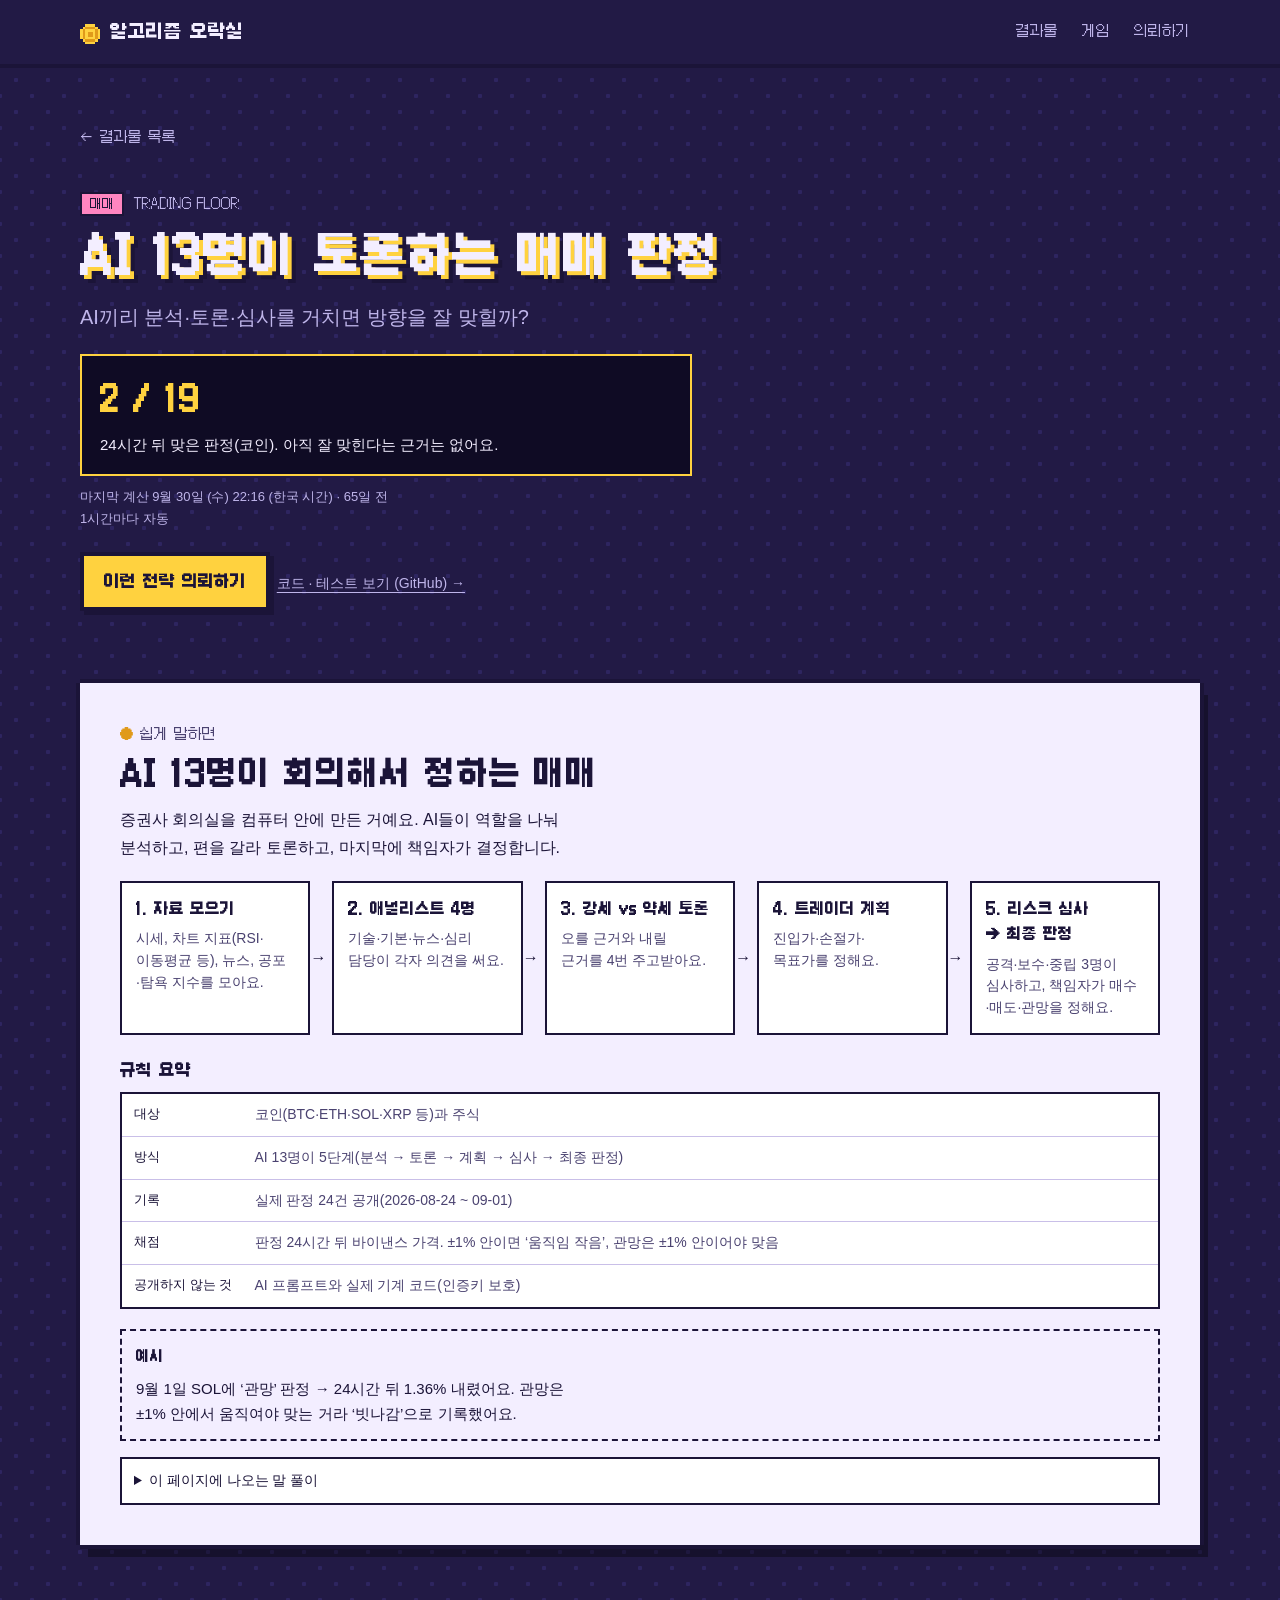
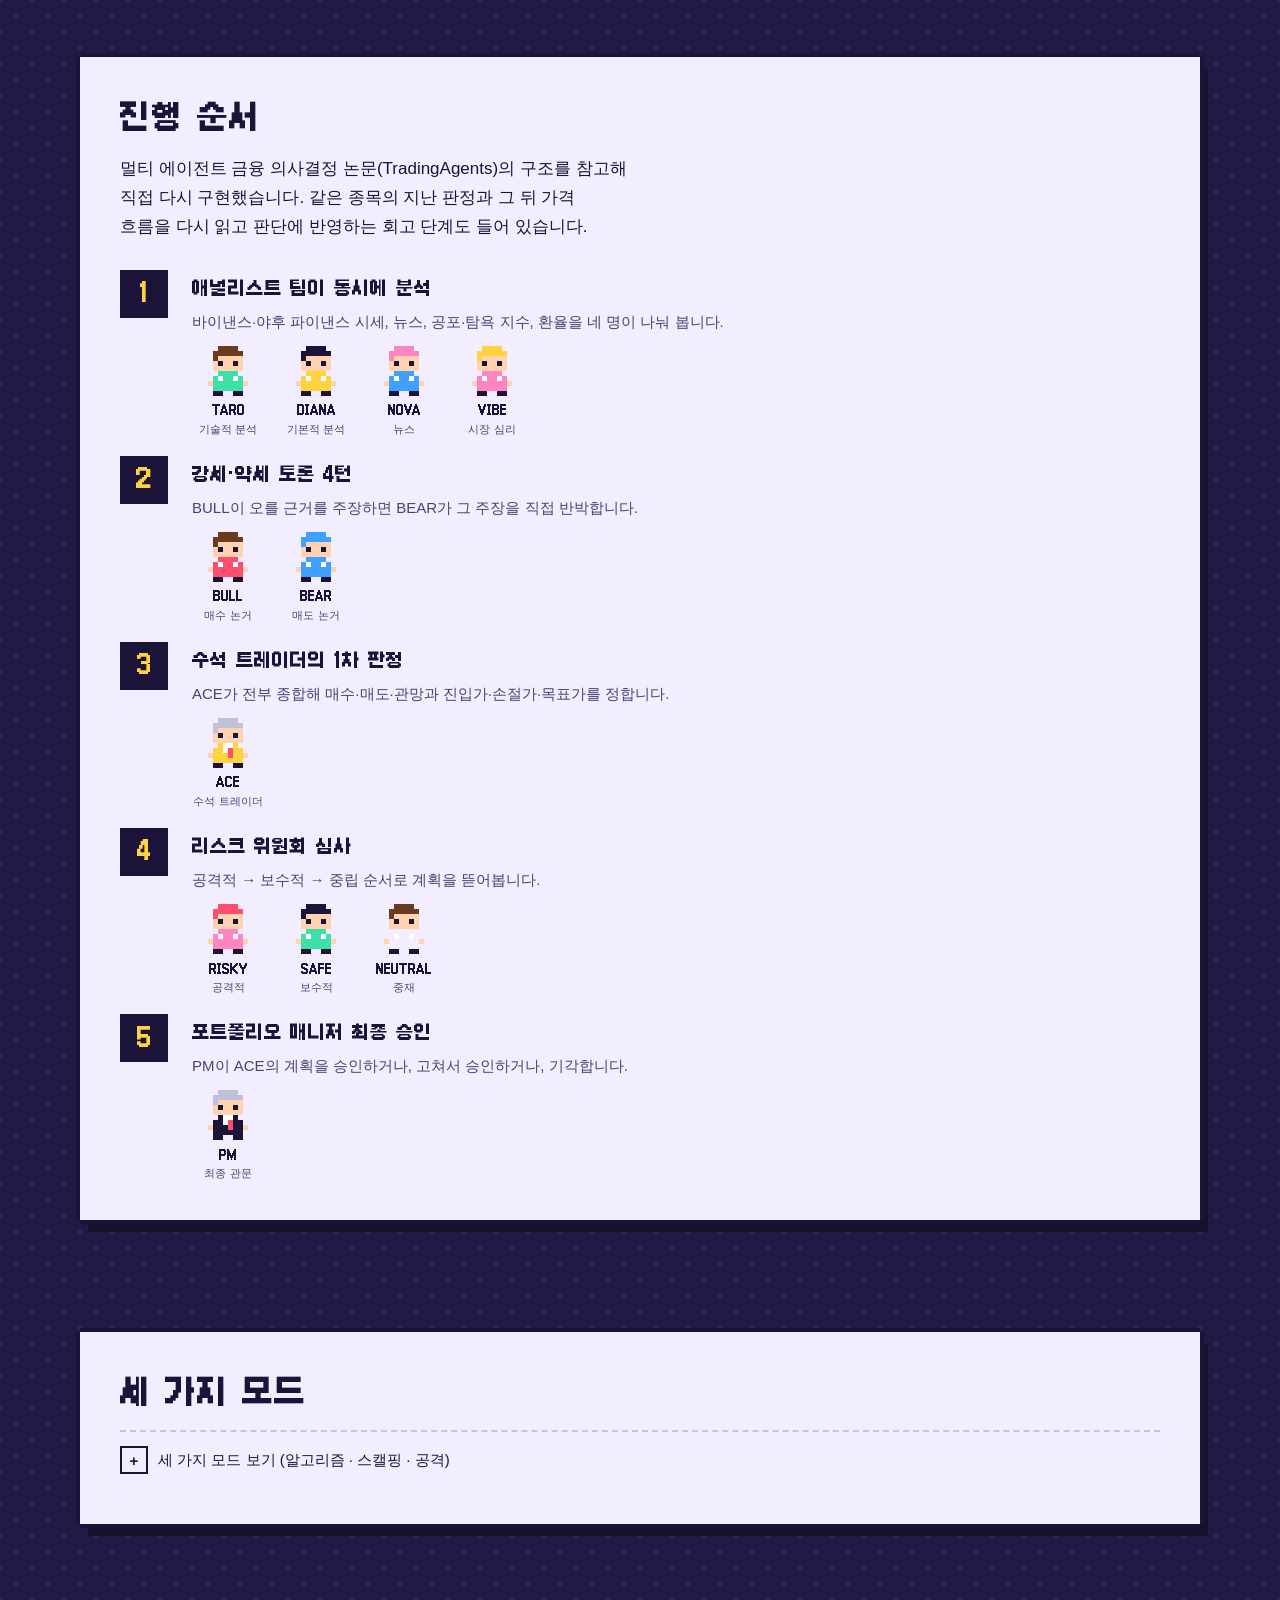
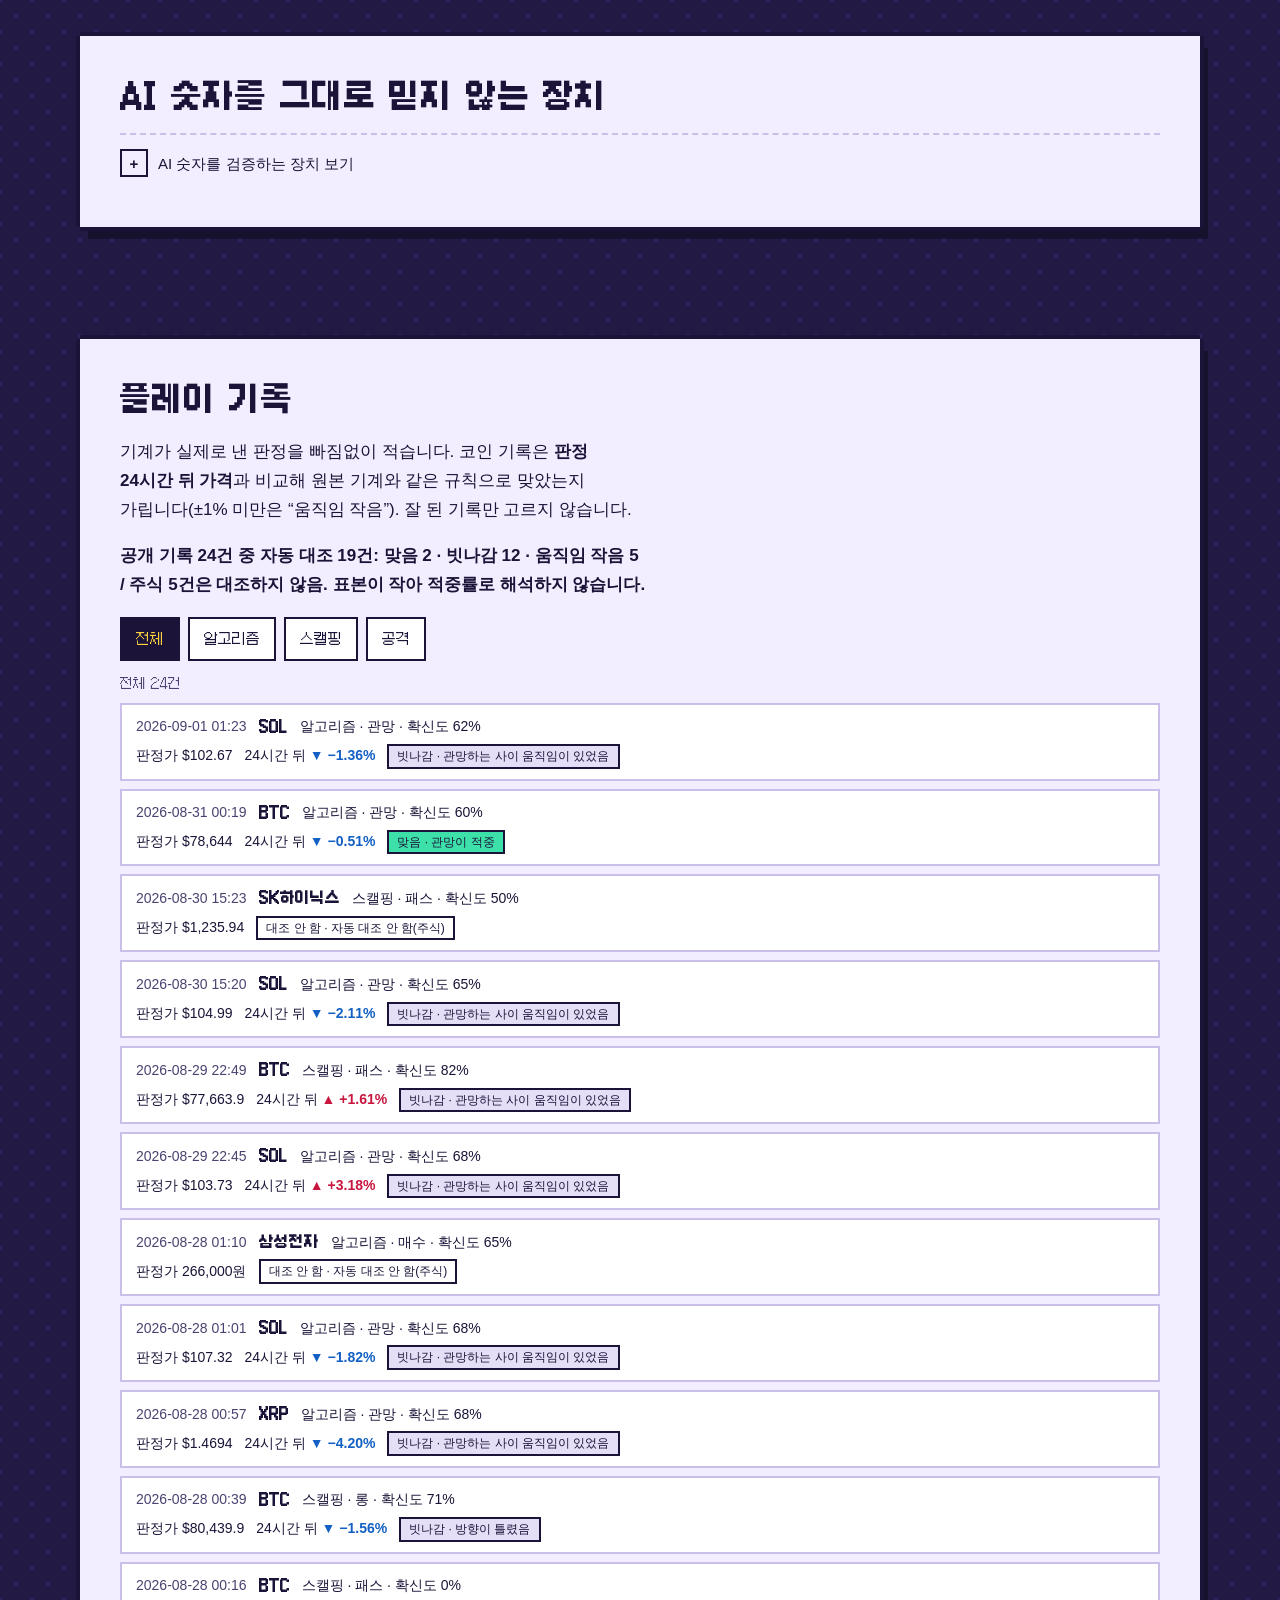
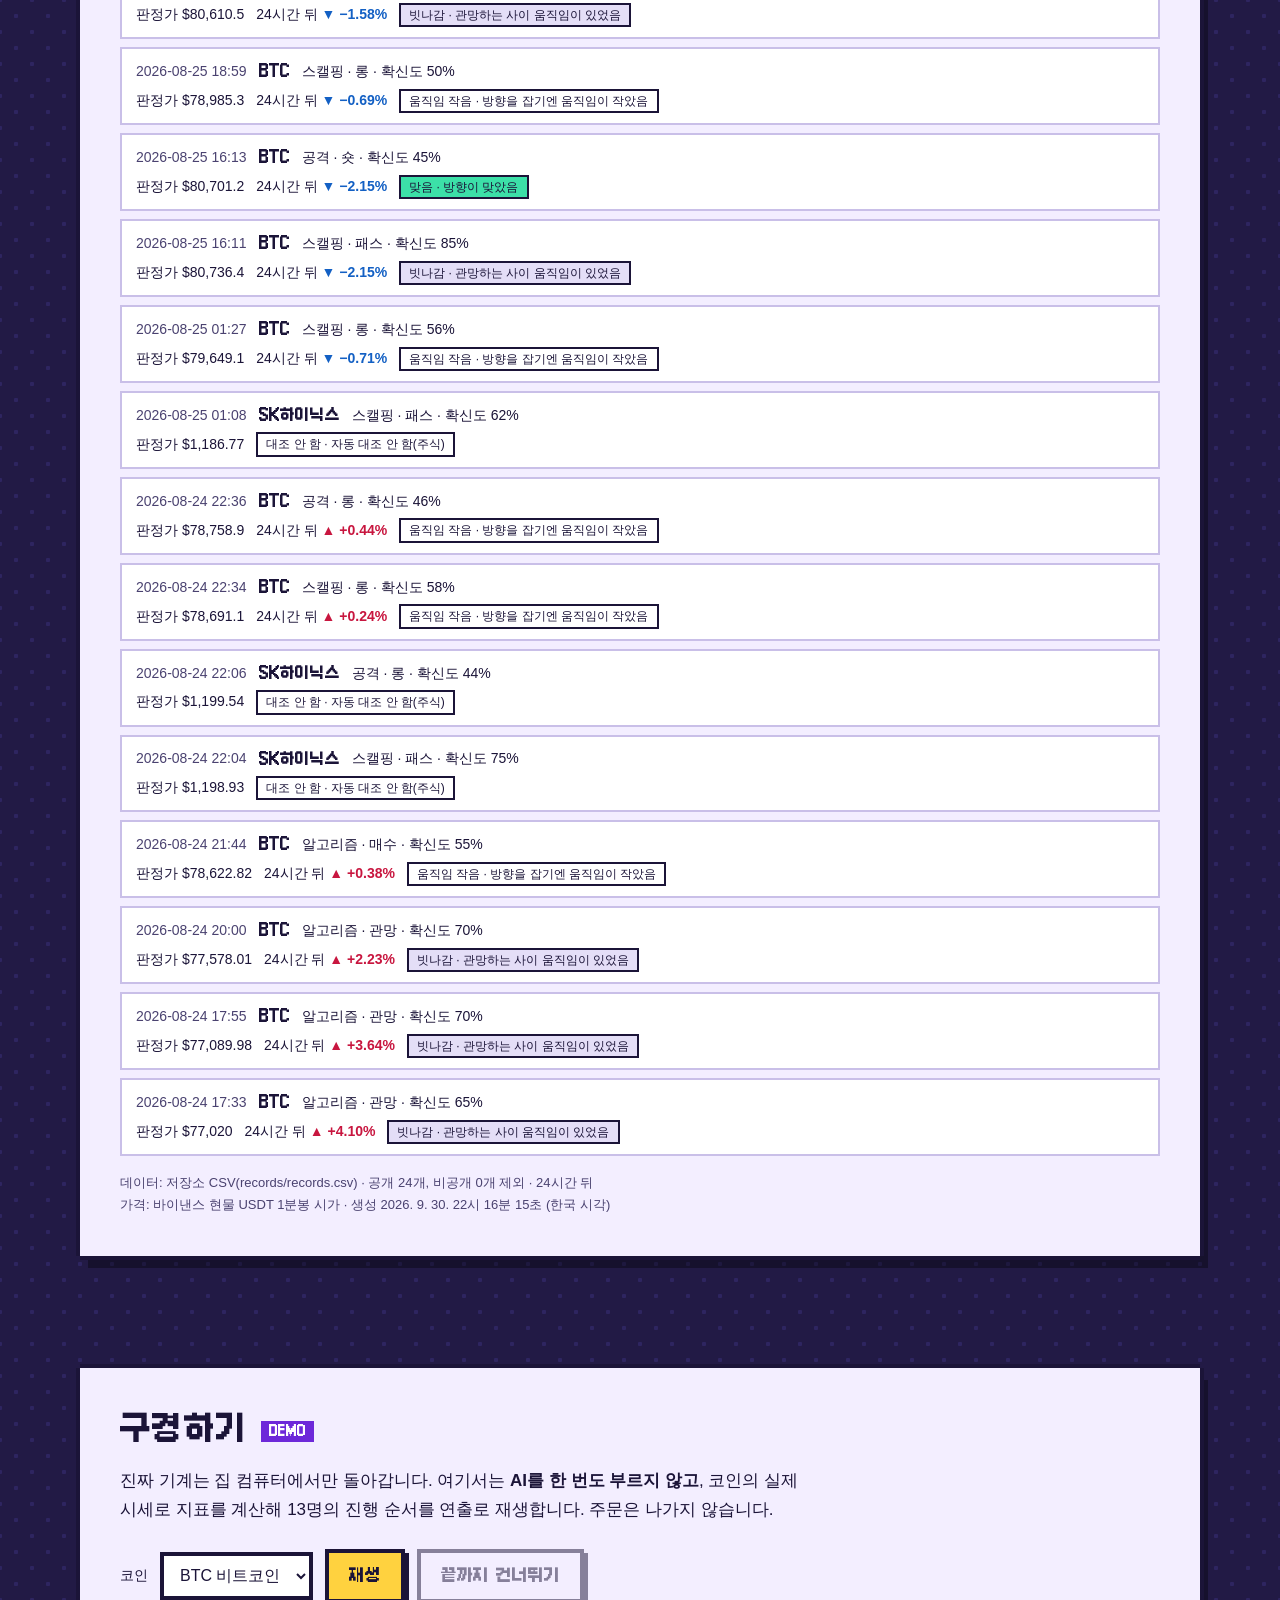
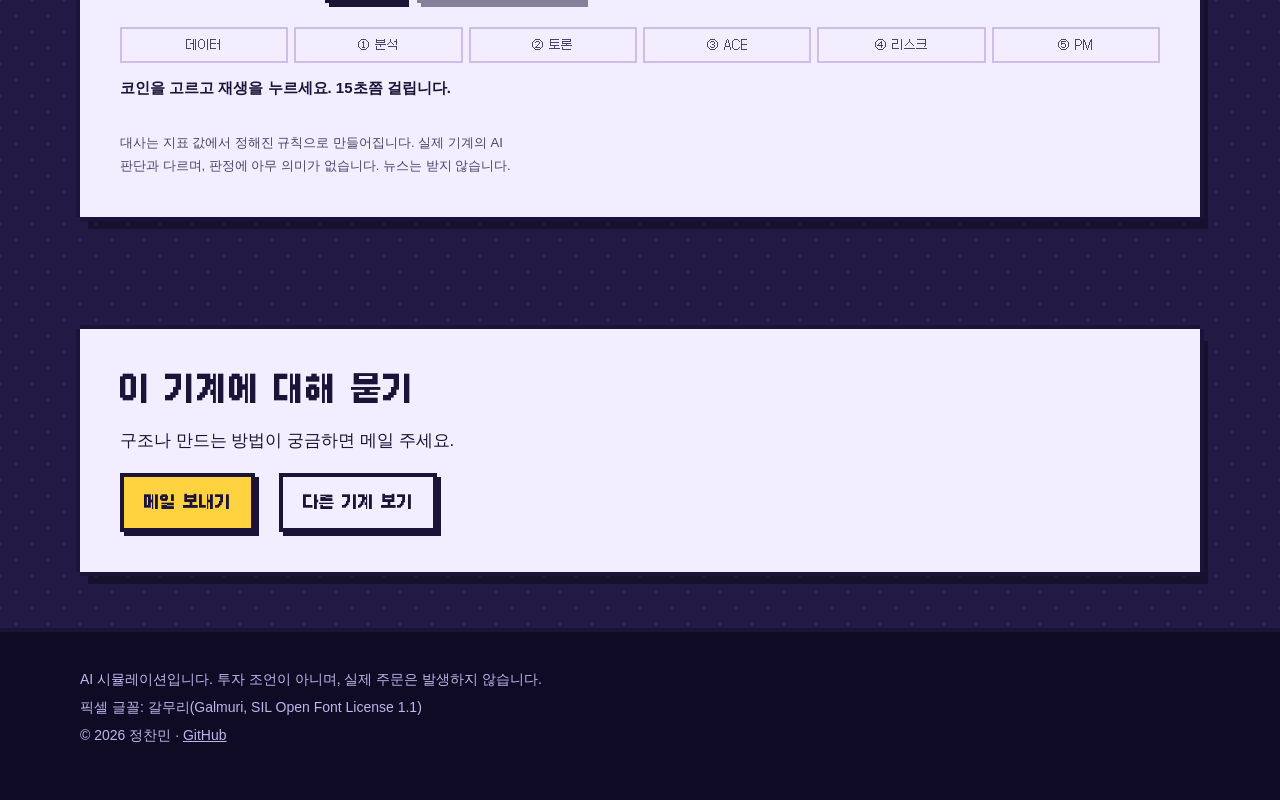
<file: machines/trading-floor.html>
<!doctype html>
<html lang="ko">
<head>
  <meta charset="utf-8">
  <meta name="viewport" content="width=device-width, initial-scale=1">
  <title>TRADING FLOOR · 알고리즘 오락실</title>
  <meta name="description" content="AI 에이전트 13명이 분석하고 토론하고 심사해서 매매 판정을 내는 기계.">
  <meta property="og:type" content="website">
  <meta property="og:title" content="TRADING FLOOR · 알고리즘 오락실">
  <meta property="og:description" content="AI 에이전트 13명이 분석하고 토론하고 심사해서 매매 판정을 내는 기계.">
  <meta property="og:url" content="https://chandolkarim.github.io/algo-arcade/machines/trading-floor.html">
  <meta property="og:image" content="https://chandolkarim.github.io/algo-arcade/assets/og.png">
  <meta property="og:locale" content="ko_KR">
  <meta name="twitter:card" content="summary_large_image">
  <link rel="icon" href="../assets/favicon.svg" type="image/svg+xml">
  <link rel="stylesheet" href="../assets/style.css">
  <link rel="stylesheet" href="../assets/home.css">
  <link rel="stylesheet" href="../assets/floor-demo.css">
  <link rel="stylesheet" href="../assets/records.css">
</head>
<body>
  <a class="skip-link" href="#main">본문 바로가기</a>

  <header class="site-header">
    <div class="wrap">
      <a class="logo" href="../index.html">
        <span class="logo-coin" data-scene="coin"></span>
        알고리즘 오락실
      </a>
      <nav class="site-nav" aria-label="주요 메뉴">
        <ul>
          <li><a href="../index.html#works">결과물</a></li>
          <li><a href="../games.html">게임</a></li>
          <li><a href="../index.html#request">의뢰하기</a></li>
        </ul>
      </nav>
    </div>
  </header>

  <main id="main">
    <section class="machine-hero wrap" aria-labelledby="machine-title">
      <a class="back-link" href="../index.html#works">← 결과물 목록</a>
      <p class="mh-top"><span class="mc-kind k-trade">매매</span><span class="mc-en">TRADING FLOOR</span></p>
      <h1 class="mh-title" id="machine-title">AI 13명이 토론하는 매매 판정</h1>
      <p class="mh-q">AI끼리 분석·토론·심사를 거치면 방향을 잘 맞힐까?</p>
      <div class="mh-result"><b>2 / 19</b><span>24시간 뒤 맞은 판정(코인). 아직 잘 맞힌다는 근거는 없어요.</span></div>
      <p class="mh-meta mh-updated" data-updated="RECORDS_DATA" data-note="1시간마다 자동">마지막 계산 날짜를 불러오는 중</p>
      <a class="btn hero-play" href="../index.html#request">이런 전략 의뢰하기</a>
      <a class="code-link" href="https://github.com/chandolkarim/algo-arcade/tree/main/records">코드 · 테스트 보기 (GitHub) →</a>
      
    </section>

    <section class="section wrap" id="easy" aria-labelledby="easy-title">
      <div class="panel px-box easy">
        <p class="easy-eyebrow">쉽게 말하면</p>
        <h2 class="section-title" id="easy-title">AI 13명이 회의해서 정하는 매매</h2>
        <p class="easy-lead">증권사 회의실을 컴퓨터 안에 만든 거예요. AI들이 역할을 나눠 분석하고, 편을 갈라 토론하고, 마지막에 책임자가 결정합니다.</p>
        <ol class="easy-flow" style="--steps: 5">
          <li><b>1. 자료 모으기</b><span>시세, 차트 지표(RSI·이동평균 등), 뉴스, 공포·탐욕 지수를 모아요.</span></li>
          <li><b>2. 애널리스트 4명</b><span>기술·기본·뉴스·심리 담당이 각자 의견을 써요.</span></li>
          <li><b>3. 강세 vs 약세 토론</b><span>오를 근거와 내릴 근거를 4번 주고받아요.</span></li>
          <li><b>4. 트레이더 계획</b><span>진입가·손절가·목표가를 정해요.</span></li>
          <li><b>5. 리스크 심사 → 최종 판정</b><span>공격·보수·중립 3명이 심사하고, 책임자가 매수·매도·관망을 정해요.</span></li>
        </ol>
        <h3 class="easy-sub">규칙 요약</h3>
        <dl class="easy-rules">
          <div><dt>대상</dt><dd>코인(BTC·ETH·SOL·XRP 등)과 주식</dd></div>
          <div><dt>방식</dt><dd>AI 13명이 5단계(분석 → 토론 → 계획 → 심사 → 최종 판정)</dd></div>
          <div><dt>기록</dt><dd>실제 판정 24건 공개(2026-08-24 ~ 09-01)</dd></div>
          <div><dt>채점</dt><dd>판정 24시간 뒤 바이낸스 가격. ±1% 안이면 ‘움직임 작음’, 관망은 ±1% 안이어야 맞음</dd></div>
          <div><dt>공개하지 않는 것</dt><dd>AI 프롬프트와 실제 기계 코드(인증키 보호)</dd></div>
        </dl>
        <div class="easy-example"><b>예시</b><p>9월 1일 SOL에 ‘관망’ 판정 → 24시간 뒤 1.36% 내렸어요. 관망은 ±1% 안에서 움직여야 맞는 거라 ‘빗나감’으로 기록했어요.</p></div>
        <details class="easy-glossary">
          <summary>이 페이지에 나오는 말 풀이</summary>
          <dl>
            <div><dt>롱 · 숏</dt><dd>롱은 오른다에 거는 것, 숏은 내린다에 거는 것.</dd></div>
            <div><dt>관망 · 패스</dt><dd>이번엔 걸지 않고 지켜보기.</dd></div>
            <div><dt>판정</dt><dd>AI가 마지막에 내린 결론(매수·매도·관망 등).</dd></div>
            <div><dt>채점 ±1%</dt><dd>24시간 뒤 가격이 ±1% 안이면 ‘움직임 작음’. 관망은 이 안이어야 맞힌 거예요.</dd></div>
          </dl>
        </details>
      </div>
    </section>

    <section class="section wrap" id="flow" aria-labelledby="flow-title">
      <div class="panel px-box">
        <h2 class="section-title" id="flow-title">진행 순서</h2>
        <p>
          멀티 에이전트 금융 의사결정 논문(TradingAgents)의 구조를 참고해 직접 다시 구현했습니다.
          같은 종목의 지난 판정과 그 뒤 가격 흐름을 다시 읽고 판단에 반영하는 회고 단계도 들어 있습니다.
        </p>

        <ol class="stages">
          <li class="stage">
            <div>
              <h3>애널리스트 팀이 동시에 분석</h3>
              <p>바이낸스·야후 파이낸스 시세, 뉴스, 공포·탐욕 지수, 환율을 네 명이 나눠 봅니다.</p>
              <ul class="crew">
                <li><span data-scene="crew" data-hair="#6b3b1f" data-shirt="#3ce0a8"></span><b>TARO</b><span>기술적 분석</span></li>
                <li><span data-scene="crew" data-hair="#1b1438" data-shirt="#ffd23f"></span><b>DIANA</b><span>기본적 분석</span></li>
                <li><span data-scene="crew" data-hair="#ff85c0" data-shirt="#3ea1ff"></span><b>NOVA</b><span>뉴스</span></li>
                <li><span data-scene="crew" data-hair="#ffd23f" data-shirt="#ff85c0"></span><b>VIBE</b><span>시장 심리</span></li>
              </ul>
            </div>
          </li>
          <li class="stage">
            <div>
              <h3>강세·약세 토론 4턴</h3>
              <p>BULL이 오를 근거를 주장하면 BEAR가 그 주장을 직접 반박합니다.</p>
              <ul class="crew">
                <li><span data-scene="crew" data-hair="#6b3b1f" data-shirt="#ff4d6d"></span><b>BULL</b><span>매수 논거</span></li>
                <li><span data-scene="crew" data-hair="#3ea1ff" data-shirt="#3ea1ff"></span><b>BEAR</b><span>매도 논거</span></li>
              </ul>
            </div>
          </li>
          <li class="stage">
            <div>
              <h3>수석 트레이더의 1차 판정</h3>
              <p>ACE가 전부 종합해 매수·매도·관망과 진입가·손절가·목표가를 정합니다.</p>
              <ul class="crew">
                <li><span data-scene="crew" data-hair="#c0c0d8" data-shirt="#ffd23f" data-kind="boss"></span><b>ACE</b><span>수석 트레이더</span></li>
              </ul>
            </div>
          </li>
          <li class="stage">
            <div>
              <h3>리스크 위원회 심사</h3>
              <p>공격적 → 보수적 → 중립 순서로 계획을 뜯어봅니다.</p>
              <ul class="crew">
                <li><span data-scene="crew" data-hair="#ff4d6d" data-shirt="#ff85c0"></span><b>RISKY</b><span>공격적</span></li>
                <li><span data-scene="crew" data-hair="#1b1438" data-shirt="#3ce0a8"></span><b>SAFE</b><span>보수적</span></li>
                <li><span data-scene="crew" data-hair="#6b3b1f" data-shirt="#f3eeff"></span><b>NEUTRAL</b><span>중재</span></li>
              </ul>
            </div>
          </li>
          <li class="stage">
            <div>
              <h3>포트폴리오 매니저 최종 승인</h3>
              <p>PM이 ACE의 계획을 승인하거나, 고쳐서 승인하거나, 기각합니다.</p>
              <ul class="crew">
                <li><span data-scene="crew" data-hair="#c0c0d8" data-shirt="#1b1438" data-kind="boss"></span><b>PM</b><span>최종 관문</span></li>
              </ul>
            </div>
          </li>
        </ol>
      </div>
    </section>

    <section class="section wrap" id="modes" aria-labelledby="modes-title">
      <div class="panel px-box">
        <h2 class="section-title" id="modes-title">세 가지 모드</h2>
        <details class="fold">
          <summary>세 가지 모드 보기 (알고리즘 · 스캘핑 · 공격)</summary>
        <div class="modes">
          <div class="mode">
            <h3>알고리즘</h3>
            <p>스윙·중장기용. 위의 다섯 단계를 모두 거칩니다.</p>
            <dl>
              <dt>AI 호출</dt><dd>13회</dd>
              <dt>판정</dt><dd>매수 · 매도 · 관망</dd>
            </dl>
          </div>
          <div class="mode">
            <h3>스캘핑</h3>
            <p>15분봉 단타용. 격리 20배 기준으로 청산까지 거리를 코드가 먼저 계산해 넘깁니다.</p>
            <dl>
              <dt>AI 호출</dt><dd>5회</dd>
              <dt>판정</dt><dd>롱 · 숏 · 패스</dd>
            </dl>
          </div>
          <div class="mode warn">
            <h3>공격</h3>
            <p>근거가 부족해도 방향을 고르게 만든 연출용 모드입니다. 모델이 관망을 원했으면 그 사실을 판정문에 남깁니다.</p>
            <dl>
              <dt>AI 호출</dt><dd>5회</dd>
              <dt>판정</dt><dd>롱 · 숏 (관망 금지)</dd>
            </dl>
          </div>
        </div>
        </details>
      </div>
    </section>

    <section class="section wrap" aria-labelledby="checks-title">
      <div class="panel px-box">
        <h2 class="section-title" id="checks-title">AI 숫자를 그대로 믿지 않는 장치</h2>
        <details class="fold">
          <summary>AI 숫자를 검증하는 장치 보기</summary>
        <div class="facts">
          <div class="fact">
            <h3>청산 거리는 코드가 계산</h3>
            <p>모델이 다시 계산하다 틀리는 걸 막으려고, 레버리지 청산까지 거리를 코드가 먼저 구해 사실로 넘깁니다.</p>
          </div>
          <div class="fact">
            <h3>어긋난 주문은 거부</h3>
            <p>손절이 진입가 반대편에 있거나, 계좌 위험 한도를 넘으면 조용히 고치지 않고 이유와 함께 거부합니다.</p>
          </div>
          <div class="fact">
            <h3>회귀 테스트 102건</h3>
            <p>대부분 실제로 한 번 터졌던 버그입니다. 에러 없이 틀린 값을 내던 경우를 값의 범위로 막아둡니다.</p>
          </div>
          <div class="fact">
            <h3>하루 호출 1,920회 → 240회</h3>
            <p>자동 스캐너가 시세만 보고 먼저 거른 뒤, 결정 지점에 가까운 종목만 AI에게 물어봅니다.</p>
          </div>
        </div>
        </details>
      </div>
    </section>

    <section class="section wrap" id="records" aria-labelledby="records-title">
      <div class="panel px-box">
        <h2 class="section-title" id="records-title">플레이 기록</h2>
        <p>
          기계가 실제로 낸 판정을 빠짐없이 적습니다. 코인 기록은 <strong>판정 24시간 뒤 가격</strong>과 비교해
          원본 기계와 같은 규칙으로 맞았는지 가립니다(±1% 미만은 “움직임 작음”). 잘 된 기록만 고르지 않습니다.
        </p>
        <p class="rc-summary" id="rc-summary">기록을 불러오는 중…</p>
        <noscript><p class="empty-note">기록 목록은 JavaScript가 필요합니다. <a href="../data/records.json">기록 JSON 보기</a></p></noscript>

        <div class="rc-filter" id="rc-filter" role="group" aria-label="모드로 거르기" hidden>
          <button type="button" data-mode="" aria-pressed="true">전체</button>
          <button type="button" data-mode="알고리즘" aria-pressed="false">알고리즘</button>
          <button type="button" data-mode="스캘핑" aria-pressed="false">스캘핑</button>
          <button type="button" data-mode="공격" aria-pressed="false">공격</button>
        </div>
        <p class="rc-count" id="rc-count" role="status"></p>
        <ol class="rc-list" id="rc-list"></ol>
        <p class="rc-meta" id="rc-meta"></p>
      </div>
    </section>

    <section class="section wrap" aria-labelledby="demo-title">
      <div class="panel px-box">
        <h2 class="section-title" id="demo-title">구경하기 <span class="fd-badge">DEMO</span></h2>
        <p>
          진짜 기계는 집 컴퓨터에서만 돌아갑니다. 여기서는 <strong>AI를 한 번도 부르지 않고</strong>,
          코인의 실제 시세로 지표를 계산해 13명의 진행 순서를 연출로 재생합니다. 주문은 나가지 않습니다.
        </p>
        <p class="empty-note" id="fd-noscript">데모 재생에는 JavaScript가 필요합니다.</p>

        <div class="fd" id="fd-demo" hidden>
          <div class="fd-controls">
            <label for="fd-symbol">코인</label>
            <select id="fd-symbol">
              <option value="BTCUSDT|BTC">BTC 비트코인</option>
              <option value="ETHUSDT|ETH">ETH 이더리움</option>
              <option value="SOLUSDT|SOL">SOL 솔라나</option>
              <option value="XRPUSDT|XRP">XRP 리플</option>
            </select>
            <button class="btn" type="button" id="fd-play">재생</button>
            <button class="btn btn-ghost" type="button" id="fd-skip" disabled>끝까지 건너뛰기</button>
          </div>

          <ol class="fd-stages" aria-label="진행 단계">
            <li data-stage="data">데이터</li>
            <li data-stage="analysts">① 분석</li>
            <li data-stage="research">② 토론</li>
            <li data-stage="trader">③ ACE</li>
            <li data-stage="risk">④ 리스크</li>
            <li data-stage="pm">⑤ PM</li>
          </ol>
          <p class="fd-status" id="fd-status" role="status">코인을 고르고 재생을 누르세요. 15초쯤 걸립니다.</p>
          <div class="fd-feed" id="fd-feed"></div>
          <p class="fd-note">대사는 지표 값에서 정해진 규칙으로 만들어집니다. 실제 기계의 AI 판단과 다르며, 판정에 아무 의미가 없습니다. 뉴스는 받지 않습니다.</p>
        </div>
      </div>
    </section>

    <section class="section wrap" id="contact" aria-labelledby="contact-title">
      <div class="panel px-box">
        <h2 class="section-title" id="contact-title">이 기계에 대해 묻기</h2>
        <p>구조나 만드는 방법이 궁금하면 메일 주세요.</p>
        <div class="coin-slot">
          <a class="btn" href="mailto:wjdcksals24@hufs.ac.kr?subject=TRADING%20FLOOR%20문의">메일 보내기</a>
          <a class="btn btn-ghost" href="../index.html#works">다른 기계 보기</a>
        </div>
      </div>
    </section>
  </main>

  <footer class="site-footer">
    <div class="wrap">
      <p>AI 시뮬레이션입니다. 투자 조언이 아니며, 실제 주문은 발생하지 않습니다.</p>
      <p>픽셀 글꼴: 갈무리(Galmuri, SIL Open Font License 1.1)</p>
      <p>© 2026 정찬민 · <a href="https://github.com/chandolkarim">GitHub</a></p>
    </div>
  </footer>

  <script src="../assets/script.js"></script>
  <script src="../assets/floor-demo.js"></script>
  <script src="../data/records-data.js"></script>
  <script src="../assets/records.js"></script>
</body>
</html>
</file>
<file: assets/style.css>
/* 알고리즘 오락실 — 공통 스타일
   픽셀 단위(--px)를 4px로 잡고, 테두리·그림자·간격을 모두 그 배수로 맞춘다. */

@font-face {
  font-family: "Galmuri11";
  src: url("fonts/Galmuri11.woff2") format("woff2");
  font-weight: 400;
  font-display: swap;
}
@font-face {
  font-family: "Galmuri11";
  src: url("fonts/Galmuri11-Bold.woff2") format("woff2");
  font-weight: 700;
  font-display: swap;
}

:root {
  --px: 4px;

  /* 오락실 카펫과 기계 */
  --carpet: #221a45;
  --carpet-dot: #2e2560;
  --panel: #f3eeff;
  --ink: #1b1438;
  --ink-soft: #4a4270;
  --on-carpet: #f3eeff;
  --on-carpet-soft: #bfb5ea;
  --screen: #0f0b24;

  /* 한국 시세 관례: 상승 빨강, 하락 파랑 (기호 ▲▼와 함께 쓴다) */
  --up: #ff4d6d;
  --down: #3ea1ff;
  /* 밝은 판넬 위 글자용: 같은 색을 진하게 */
  --up-ink: #c8163f;
  --down-ink: #1360c4;
  --coin: #ffd23f;
  --mint: #3ce0a8;
  --pink: #ff85c0;

  --font-pixel: "Galmuri11", "Apple SD Gothic Neo", "Malgun Gothic", monospace;
  --font-body: -apple-system, BlinkMacSystemFont, "Apple SD Gothic Neo", "Malgun Gothic", "Noto Sans KR", sans-serif;

  --page: 1120px;
}

* { box-sizing: border-box; }

html {
  scroll-behavior: smooth;
  scroll-padding-top: 88px;
}

body {
  margin: 0;
  color: var(--on-carpet);
  font-family: var(--font-body);
  font-size: 17px;
  line-height: 1.7;
  word-break: keep-all;
  overflow-wrap: break-word;
  /* 오락실 카펫 무늬 */
  background-color: var(--carpet);
  background-image:
    radial-gradient(var(--carpet-dot) 2px, transparent 2.5px),
    radial-gradient(var(--carpet-dot) 2px, transparent 2.5px);
  background-size: 32px 32px;
  background-position: 0 0, 16px 16px;
}

img, svg { max-width: 100%; }

a { color: inherit; }

:focus-visible {
  outline: var(--px) solid var(--coin);
  outline-offset: var(--px);
}
/* 밝은 판넬 위에서는 노란 테두리가 묻히므로 진한 잉크색으로 */
.px-box :focus-visible { outline-color: var(--ink); }

.skip-link {
  position: absolute;
  left: 16px;
  top: -80px;
  z-index: 100;
  padding: 8px 16px;
  background: var(--coin);
  color: var(--ink);
  font-family: var(--font-pixel);
  text-decoration: none;
}
.skip-link:focus { top: 16px; }

.wrap {
  width: min(100% - 32px, var(--page));
  margin-inline: auto;
}

.visually-hidden {
  position: absolute;
  width: 1px; height: 1px;
  overflow: hidden;
  clip: rect(0 0 0 0);
  white-space: nowrap;
}

/* ---------- 픽셀 상자: 모서리가 계단처럼 깎인 테두리 ---------- */
.px-box {
  position: relative;
  background: var(--panel);
  color: var(--ink);
  box-shadow:
    0 calc(var(--px) * -1) 0 0 var(--ink),
    0 var(--px) 0 0 var(--ink),
    calc(var(--px) * -1) 0 0 0 var(--ink),
    var(--px) 0 0 0 var(--ink),
    calc(var(--px) * 2) calc(var(--px) * 3) 0 0 rgba(0, 0, 0, 0.35);
}

/* ---------- 상단 ---------- */
.site-header {
  position: sticky;
  top: 0;
  z-index: 50;
  background: var(--carpet);
  border-bottom: var(--px) solid var(--ink);
}
.site-header .wrap {
  display: flex;
  align-items: center;
  justify-content: space-between;
  gap: 16px;
  min-height: 64px;
}
.logo {
  display: flex;
  align-items: center;
  gap: 10px;
  font-family: var(--font-pixel);
  font-weight: 700;
  font-size: 18px;
  white-space: nowrap;
  text-decoration: none;
  color: var(--on-carpet);
}
.logo-coin {
  width: 20px; height: 20px;
  image-rendering: pixelated;
}
.site-nav ul {
  display: flex;
  gap: 4px;
  margin: 0;
  padding: 0;
  list-style: none;
}
.site-nav a {
  display: block;
  padding: 6px 10px;
  font-family: var(--font-pixel);
  font-size: 14px;
  white-space: nowrap;
  text-decoration: none;
  color: var(--on-carpet-soft);
}
.site-nav a:hover,
.site-nav a[aria-current] { color: var(--coin); }

/* ---------- 전광판 띠 ---------- */
.led-strip {
  overflow: hidden;
  background: var(--screen);
  border-bottom: var(--px) solid var(--ink);
  font-family: var(--font-pixel);
  font-size: 13px;
  color: var(--coin);
  white-space: nowrap;
}
.led-track {
  display: inline-flex;
  gap: 48px;
  padding: 6px 0;
  padding-left: 100%;
  animation: led-scroll 38s linear infinite;
}
.led-track .on { color: var(--mint); }
.led-track .build { color: var(--pink); }
@keyframes led-scroll {
  to { transform: translateX(-100%); }
}

/* ---------- 첫 화면 ---------- */
.hero {
  padding: 64px 0 24px;
}
.hero h1 {
  margin: 0;
  font-family: var(--font-pixel);
  font-weight: 700;
  font-size: clamp(40px, 8vw, 88px);
  line-height: 1.1;
  letter-spacing: 0;
  color: var(--on-carpet);
  /* 픽셀 글자에 두 겹 그림자를 줘서 오락기 로고처럼 */
  text-shadow:
    var(--px) var(--px) 0 var(--coin),
    calc(var(--px) * 2) calc(var(--px) * 2) 0 var(--ink);
}
.hero-lead {
  max-width: 34em;
  margin: 24px 0 0;
  font-size: 19px;
  color: var(--on-carpet-soft);
}
.hero-lead strong { color: var(--on-carpet); font-weight: 600; }

/* ---------- 기계 줄 ---------- */
.floor {
  padding: 32px 0 72px;
}
.floor-head {
  display: flex;
  align-items: baseline;
  justify-content: space-between;
  flex-wrap: wrap;
  gap: 8px 24px;
  margin-bottom: 28px;
}
.section-title {
  margin: 0;
  font-family: var(--font-pixel);
  font-weight: 700;
  font-size: clamp(24px, 3.4vw, 32px);
  line-height: 1.3;
}
.floor-note {
  margin: 0;
  font-size: 15px;
  color: var(--on-carpet-soft);
}

.cabinets {
  display: grid;
  grid-template-columns: repeat(auto-fill, minmax(196px, 1fr));
  gap: 32px 24px;
  margin: 0;
  padding: 0;
  list-style: none;
}

/* 오락기 한 대 */
.cabinet {
  display: flex;
  flex-direction: column;
  height: 100%;
  text-decoration: none;
  color: var(--ink);
}
.cabinet-marquee {
  padding: 10px 12px 8px;
  background: var(--cab-color, var(--pink));
  border: var(--px) solid var(--ink);
  border-bottom: 0;
  font-family: var(--font-pixel);
  font-weight: 700;
  font-size: 15px;
  line-height: 1.3;
  text-align: center;
}
.cabinet-body {
  display: flex;
  flex-direction: column;
  flex: 1;
  padding: 12px;
  background: var(--panel);
  border: var(--px) solid var(--ink);
  box-shadow: calc(var(--px) * 2) calc(var(--px) * 3) 0 0 rgba(0, 0, 0, 0.35);
}
.cabinet-screen {
  position: relative;
  aspect-ratio: 4 / 3;
  display: grid;
  place-items: center;
  overflow: hidden;
  background: var(--screen);
  border: var(--px) solid var(--ink);
  color: var(--on-carpet-soft);
  font-family: var(--font-pixel);
  font-size: 13px;
  text-align: center;
}
.cabinet-screen svg {
  width: 100%;
  height: 100%;
  display: block;
  image-rendering: pixelated;
}
.cabinet-screen .blink::after {
  content: "_";
  animation: blink 1s steps(1) infinite;
}
@keyframes blink { 50% { opacity: 0; } }

.cabinet-desc {
  flex: 1;
  margin: 12px 0 0;
  font-size: 14px;
  line-height: 1.6;
  color: var(--ink-soft);
}
.cabinet-status {
  display: flex;
  align-items: center;
  gap: 8px;
  margin-top: 12px;
  padding-top: 10px;
  border-top: 2px dashed #c9bfe8;
  font-family: var(--font-pixel);
  font-size: 12px;
  color: var(--ink);
}
.lamp {
  width: 10px; height: 10px;
  flex: none;
  background: var(--lamp, #9a90c4);
  box-shadow: 0 0 0 2px var(--ink);
}
.lamp.on { --lamp: var(--mint); }
.lamp.build { --lamp: var(--coin); }

a.cabinet:hover .cabinet-body,
a.cabinet:focus-visible .cabinet-body {
  transform: translate(calc(var(--px) * -1), calc(var(--px) * -1));
  box-shadow: calc(var(--px) * 3) calc(var(--px) * 4) 0 0 rgba(0, 0, 0, 0.35);
}
a.cabinet:focus-visible { outline: none; }
a.cabinet:focus-visible .cabinet-marquee,
a.cabinet:focus-visible .cabinet-body { outline: var(--px) solid var(--coin); outline-offset: 2px; }

.cabinet.is-empty .cabinet-marquee {
  background: transparent;
  color: var(--on-carpet-soft);
  border-style: dashed;
  border-color: var(--on-carpet-soft);
}
.cabinet.is-empty .cabinet-body {
  background: transparent;
  border-style: dashed;
  border-color: var(--on-carpet-soft);
  box-shadow: none;
}
.cabinet.is-empty .cabinet-screen {
  background: transparent;
  border-style: dashed;
  border-color: var(--on-carpet-soft);
  font-size: 36px;
}
.cabinet.is-empty .cabinet-desc,
.cabinet.is-empty .cabinet-status { color: var(--on-carpet-soft); border-color: #4b4280; }

/* ---------- 본문 판넬 공통 ---------- */
.section { padding: 56px 0; }

.panel {
  padding: clamp(24px, 4vw, 40px);
}
.panel h2 { margin-top: 0; }
.panel p { max-width: 40em; }
.panel p:last-child { margin-bottom: 0; }

.rules {
  display: grid;
  grid-template-columns: 1fr;
  gap: 16px 40px;
  margin: 24px 0 0;
  padding: 0;
  list-style: none;
}
.rules li {
  padding-left: 28px;
  position: relative;
  font-size: 16px;
}
.rules li::before {
  content: "";
  position: absolute;
  left: 0; top: 0.55em;
  width: 12px; height: 12px;
  background: var(--coin);
  box-shadow: 0 0 0 2px var(--ink);
}

.two-col {
  display: grid;
  grid-template-columns: 1fr;
  gap: 32px;
}
@media (min-width: 720px) {
  .rules { grid-template-columns: repeat(2, minmax(0, 1fr)); }
}
@media (min-width: 820px) {
  .two-col { grid-template-columns: 1.2fr 1fr; align-items: start; }
}

.maker-sprite {
  width: 96px;
  height: 120px;
  image-rendering: pixelated;
}

/* 플레이어 카드: 학교·전공 */
.player-card {
  display: grid;
  grid-template-columns: auto 1fr;
  gap: 4px 16px;
  margin: 24px 0;
  font-size: 16px;
}
.player-card dt {
  font-family: var(--font-pixel);
  font-size: 13px;
  line-height: 1.9;
  color: var(--coin);
}
.player-card dd { margin: 0; }

/* 관심 분야 */
.sub-title {
  margin: 48px 0 20px;
  font-family: var(--font-pixel);
  font-weight: 700;
  font-size: 22px;
}
.interests {
  display: grid;
  grid-template-columns: repeat(auto-fit, minmax(240px, 1fr));
  gap: 24px;
  margin: 0;
  padding: 0;
  list-style: none;
}
.interests li { padding: 20px; }
.interests h4 {
  margin: 0 0 8px;
  font-family: var(--font-pixel);
  font-size: 17px;
}
.interests p { margin: 0; font-size: 15px; color: var(--ink-soft); }

.mail-text {
  margin-top: 16px;
  font-size: 14px;
  color: var(--ink-soft);
}
.mail-text span { overflow-wrap: anywhere; font-weight: 600; color: var(--ink); }

/* ---------- 문의 ---------- */
.coin-slot {
  display: flex;
  flex-wrap: wrap;
  align-items: center;
  gap: 24px;
}
.btn {
  display: inline-flex;
  align-items: center;
  gap: 10px;
  padding: 12px 20px;
  background: var(--coin);
  color: var(--ink);
  font-family: var(--font-pixel);
  font-weight: 700;
  font-size: 16px;
  text-decoration: none;
  border: var(--px) solid var(--ink);
  box-shadow: var(--px) var(--px) 0 0 var(--ink);
}
.btn:hover { transform: translate(-2px, -2px); box-shadow: 6px 6px 0 0 var(--ink); }
.btn:active { transform: translate(var(--px), var(--px)); box-shadow: none; }
.btn-ghost {
  background: var(--panel);
}

/* ---------- 아래 ---------- */
.site-footer {
  padding: 32px 0 48px;
  border-top: var(--px) solid var(--ink);
  background: var(--screen);
  color: var(--on-carpet-soft);
  font-size: 14px;
}
.site-footer p { margin: 4px 0; max-width: 60em; }
.site-footer a:hover { color: var(--coin); }

/* ======================================================
   기계 상세 페이지
   ====================================================== */
.machine-hero {
  padding: 48px 0 24px;
}
.back-link {
  display: inline-block;
  margin-bottom: 24px;
  font-family: var(--font-pixel);
  font-size: 14px;
  color: var(--on-carpet-soft);
  text-decoration: none;
}
.back-link:hover { color: var(--coin); }

.machine-title {
  margin: 0;
  font-family: var(--font-pixel);
  font-weight: 700;
  font-size: clamp(34px, 6vw, 64px);
  line-height: 1.15;
  text-shadow:
    var(--px) var(--px) 0 var(--mint),
    calc(var(--px) * 2) calc(var(--px) * 2) 0 var(--ink);
}
.machine-lead {
  max-width: 36em;
  margin: 20px 0 0;
  font-size: 19px;
  color: var(--on-carpet-soft);
}
.tags {
  display: flex;
  flex-wrap: wrap;
  gap: 8px;
  margin: 24px 0 0;
  padding: 0;
  list-style: none;
}
.tags li {
  padding: 4px 10px;
  background: var(--screen);
  border: 2px solid var(--on-carpet-soft);
  font-family: var(--font-pixel);
  font-size: 13px;
  color: var(--on-carpet);
}
.tags li.on { border-color: var(--mint); color: var(--mint); }

.big-screen {
  margin-top: 40px;
  aspect-ratio: 16 / 7;
  min-height: 220px;
  padding: 0;
  background: var(--screen);
  border: calc(var(--px) * 2) solid var(--ink);
  box-shadow: 0 0 0 var(--px) var(--mint), calc(var(--px) * 3) calc(var(--px) * 4) 0 var(--px) rgba(0,0,0,.4);
  overflow: hidden;
}
.big-screen svg { width: 100%; height: 100%; display: block; image-rendering: pixelated; }

/* 진행 단계 */
.stages {
  display: grid;
  gap: 20px;
  margin: 28px 0 0;
  padding: 0;
  list-style: none;
  counter-reset: stage;
}
.stage {
  display: grid;
  grid-template-columns: 56px 1fr;
  gap: 16px;
  align-items: start;
  counter-increment: stage;
}
.stage::before {
  content: counter(stage);
  display: grid;
  place-items: center;
  width: 48px; height: 48px;
  background: var(--ink);
  color: var(--coin);
  font-family: var(--font-pixel);
  font-weight: 700;
  font-size: 22px;
}
.stage h3 {
  margin: 4px 0 4px;
  font-family: var(--font-pixel);
  font-size: 18px;
}
.stage p { margin: 0 0 12px; font-size: 15px; color: var(--ink-soft); }

.crew {
  display: flex;
  flex-wrap: wrap;
  gap: 12px 16px;
  margin: 0;
  padding: 0;
  list-style: none;
}
.crew li {
  display: grid;
  justify-items: center;
  gap: 4px;
  width: 72px;
  text-align: center;
}
.crew svg { width: 40px; height: 50px; image-rendering: pixelated; }
.crew b {
  font-family: var(--font-pixel);
  font-size: 12px;
  line-height: 1.2;
}
.crew span {
  font-size: 11px;
  line-height: 1.3;
  color: var(--ink-soft);
}

/* 모드 */
.modes {
  display: grid;
  grid-template-columns: repeat(auto-fit, minmax(240px, 1fr));
  gap: 24px;
  margin-top: 28px;
}
.mode {
  padding: 20px;
  border: var(--px) solid var(--ink);
  background: #fff;
}
.mode h3 {
  margin: 0 0 8px;
  font-family: var(--font-pixel);
  font-size: 18px;
}
.mode dl { margin: 12px 0 0; font-size: 14px; }
.mode dt { font-family: var(--font-pixel); font-size: 12px; color: var(--ink-soft); margin-top: 8px; }
.mode dd { margin: 0; }
/* 주의 표시는 시세색(빨강·파랑)과 겹치지 않게 노랑으로 */
.mode.warn {
  border-color: var(--coin);
  box-shadow: 0 0 0 var(--px) var(--ink);
}
.mode.warn h3 {
  display: inline-block;
  padding: 0 8px;
  background: var(--coin);
  color: var(--ink);
}

/* 숫자 칸 */
.facts {
  display: grid;
  grid-template-columns: repeat(auto-fit, minmax(220px, 1fr));
  gap: 24px;
  margin-top: 28px;
}
.fact h3 {
  margin: 0 0 6px;
  font-family: var(--font-pixel);
  font-size: 16px;
}
.fact p { margin: 0; font-size: 15px; color: var(--ink-soft); }

/* 기록 */
.log {
  margin-top: 24px;
  padding: 16px 20px;
  background: var(--screen);
  color: var(--on-carpet);
  font-family: var(--font-pixel);
  font-size: 14px;
  line-height: 1.9;
}
/* 좁은 화면에서는 옆으로 밀리지 않고 항목 단위로 줄을 바꾼다 */
.log p {
  display: flex;
  flex-wrap: wrap;
  gap: 0 12px;
  margin: 0;
  max-width: none;
}
.log p + p {
  margin-top: 8px;
  padding-top: 8px;
  border-top: 2px dashed #2e2560;
}
.log .up { color: var(--up); }
.log .down { color: var(--down); }
.log .muted { color: var(--on-carpet-soft); }

/* ---------- KIMCHI GAUGE ---------- */
.machine-title-coin {
  text-shadow:
    var(--px) var(--px) 0 var(--coin),
    calc(var(--px) * 2) calc(var(--px) * 2) 0 var(--ink);
}
.panel .up { color: var(--up-ink); font-weight: 600; }
.panel .down { color: var(--down-ink); font-weight: 600; }
.formula {
  padding: 12px 16px;
  background: var(--ink);
  color: var(--coin);
  font-family: var(--font-pixel);
  font-size: 15px;
}

.gauge-panel {
  padding: clamp(20px, 4vw, 36px);
  background: var(--screen);
  border: calc(var(--px) * 2) solid var(--ink);
  box-shadow: 0 0 0 var(--px) var(--coin), calc(var(--px) * 3) calc(var(--px) * 4) 0 var(--px) rgba(0,0,0,.4);
  text-align: center;
}
.gauge-label {
  margin: 0;
  font-family: var(--font-pixel);
  font-size: 14px;
  color: var(--on-carpet-soft);
}
.gauge-value {
  margin: 8px 0 24px;
  font-family: var(--font-pixel);
  font-weight: 700;
  font-size: clamp(40px, 11vw, 72px);
  line-height: 1.1;
  color: var(--on-carpet);
}
.gauge-value[data-dir="up"] { color: var(--up); }
.gauge-value[data-dir="down"] { color: var(--down); }

.gauge-bar { max-width: 560px; margin: 0 auto; }
.gauge-scale {
  display: flex;
  justify-content: space-between;
  margin-bottom: 6px;
  font-family: var(--font-pixel);
  font-size: 12px;
  color: var(--on-carpet-soft);
}
.gauge-track {
  position: relative;
  height: 24px;
  border: var(--px) solid var(--ink);
  box-shadow: 0 0 0 2px var(--on-carpet-soft);
  /* 왼쪽 역프(파랑) → 가운데 0 → 오른쪽 김프(빨강), 픽셀 칸처럼 끊어서 */
  background: linear-gradient(90deg,
    #1f5fa8 0 20%, var(--down) 20% 40%, #3a3170 40% 60%, var(--up) 60% 80%, #b3163c 80% 100%);
}
.gauge-track::after {
  content: "";
  position: absolute;
  left: calc(50% - 1px);
  top: 0; bottom: 0;
  width: 2px;
  background: var(--on-carpet);
}
.gauge-needle {
  position: absolute;
  left: 50%;
  top: -12px;
  width: 12px;
  height: 40px;
  background: var(--coin);
  box-shadow: 0 0 0 3px var(--ink);
  transform: translateX(-50%);
  transition: left 0.6s steps(6);
}

.gauge-inputs {
  display: grid;
  grid-template-columns: repeat(auto-fit, minmax(150px, 1fr));
  gap: 12px;
  margin: 32px 0 0;
  text-align: left;
}
.gauge-inputs div {
  padding: 10px 12px;
  border: 2px solid #3a3170;
}
.gauge-inputs dt {
  font-family: var(--font-pixel);
  font-size: 12px;
  color: var(--on-carpet-soft);
}
.gauge-inputs dd {
  margin: 2px 0 0;
  font-family: var(--font-pixel);
  font-size: 16px;
  color: var(--on-carpet);
  overflow-wrap: anywhere;
}
.gauge-inputs dd[data-dir="up"] { color: var(--up); }
.gauge-inputs dd[data-dir="down"] { color: var(--down); }

.gauge-status {
  margin: 24px 0 0;
  font-size: 13px;
  color: var(--on-carpet-soft);
}
.gauge-status.is-error { color: var(--coin); }
.gauge-note {
  margin: 16px 0 0;
  font-size: 14px;
  color: var(--on-carpet-soft);
}

/* 김프 지난 기록 */
.kh-chart { margin: 20px 0 0; color: var(--ink); }
.kh-chart svg {
  display: block;
  width: 100%;
  height: auto;
  font-family: var(--font-body);
  border: 2px solid #c9bfe8;
  background: #fff;
}
.kh-chart figcaption { margin-top: 6px; font-size: 13px; color: var(--ink-soft); }
.kh-stats {
  display: grid;
  grid-template-columns: auto 1fr;
  gap: 4px 16px;
  margin: 16px 0 0;
  font-size: 15px;
}
.kh-stats dt { color: var(--ink-soft); }
.kh-stats dd { margin: 0; font-weight: 600; font-variant-numeric: tabular-nums; }
.kh-stats .up { color: var(--up-ink); }
.kh-stats .down { color: var(--down-ink); }
.kh-meta { margin: 12px 0 0; font-size: 13px; color: var(--ink-soft); }
.kh-error { color: var(--ink); font-weight: 600; }

.empty-note {
  margin-top: 20px;
  padding: 16px 20px;
  border: 2px dashed var(--ink-soft);
  font-size: 15px;
  color: var(--ink-soft);
}

/* 픽셀 트레이더가 까딱거린다 */
.bob { animation: bob 1.2s steps(1) infinite; }
.bob-late { animation-delay: -0.6s; }
@keyframes bob { 50% { transform: translateY(-1px); } }

/* ---------- 좁은 화면 ---------- */
@media (max-width: 640px) {
  body { font-size: 16px; }
  .site-header .wrap { gap: 8px; }
  .logo { font-size: 15px; gap: 6px; }
  .logo-coin { width: 16px; height: 16px; }
  .site-nav a { padding: 6px 5px; font-size: 12px; }
  .hero { padding-top: 40px; }
  .hero-lead, .machine-lead { font-size: 17px; }
  .cabinets { grid-template-columns: repeat(2, minmax(0, 1fr)); gap: 24px 16px; }
  .cabinet-marquee { font-size: 13px; padding: 8px 6px 6px; }
  .cabinet-body { padding: 8px; }
  .cabinet-desc { font-size: 13px; }
  .big-screen { aspect-ratio: 4 / 3; }
  .stage { grid-template-columns: 40px 1fr; gap: 12px; }
  .stage::before { width: 36px; height: 36px; font-size: 17px; }
}

/* ---------- 움직임 줄이기 ---------- */
@media (prefers-reduced-motion: reduce) {
  html { scroll-behavior: auto; }
  .led-track { animation: none; padding-left: 16px; }
  .gauge-needle { transition: none; }
  .cabinet-screen .blink::after { animation: none; }
  a.cabinet:hover .cabinet-body,
  .btn:hover { transform: none; }
  * { animation-duration: 0.001ms !important; animation-iteration-count: 1 !important; }
}

/* ---------- 첫 화면 결론 · 기계 종류 · 결과 한눈에 ---------- */
.hero-verdict {
  max-width: 40em;
  margin: 20px 0 0;
  padding: 12px 16px;
  border: 2px solid var(--coin);
  font-size: 16px;
  color: var(--on-carpet);
}
.hero-verdict a { color: var(--coin); white-space: nowrap; }
.cabinet-kind {
  margin-left: auto;
  padding: 0 6px;
  border: 2px solid var(--ink);
  background: var(--panel);
  font-size: 11px;
  white-space: nowrap;
}
.board-date { color: var(--ink-soft); font-size: 14px; white-space: nowrap; }
.board {
  display: grid;
  grid-template-columns: repeat(auto-fit, minmax(min(100%, 300px), 1fr));
  gap: 16px 32px;
  margin: 24px 0 0;
  padding: 0;
  list-style: none;
}
.board li { padding-top: 12px; border-top: 2px dashed #c9bfe8; }
.board a { font-family: var(--font-pixel); font-weight: 700; color: var(--ink); }
.board p { margin: 6px 0 0; font-size: 15px; color: var(--ink-soft); }
.board-kind {
  display: inline-block;
  margin-right: 8px;
  padding: 0 6px;
  border: 2px solid var(--ink);
  background: var(--mint);
  font-family: var(--font-pixel);
  font-size: 11px;
  color: var(--ink);
}

/* ---------- 긴 설명 접기 ---------- */
.fold { margin-top: 16px; padding-top: 4px; border-top: 2px dashed #c9bfe8; }
.fold > summary {
  display: flex;
  align-items: center;
  gap: 10px;
  min-height: 48px;
  font-family: var(--font-pixel);
  font-size: 15px;
  cursor: pointer;
  list-style: none;
}
.fold > summary::-webkit-details-marker { display: none; }
.fold > summary::before {
  content: "+";
  flex: none;
  display: grid;
  place-items: center;
  width: 24px; height: 24px;
  border: 2px solid currentColor;
  font-weight: 700;
}
.fold[open] > summary::before { content: "−"; }
.fold > summary:hover { text-decoration: underline; }
.fold[open] > summary { margin-bottom: 8px; }

/* 기계 페이지 첫 화면의 할 일 하나 */
.hero-play { margin-top: 20px; }

/* ======================================================
   차트는 픽셀 장식 없이 또렷하게 — 픽셀 화면 안에 흰 차트 판을 끼운다.
   글꼴은 일반 글꼴, 눈금은 연회색, 시세는 빨강 ▲ / 파랑 ▼.
   ====================================================== */
.rb-chart, .bo-chart, .ar-chart svg, .bc-chart svg, .ct-bars svg, .kh-chart svg {
  display: block;
  background: #fff;
  border: 0;
  border-radius: 8px;
  font-family: var(--font-body) !important;
}
.ar-chart svg, .bc-chart svg, .ct-bars svg, .kh-chart svg { max-width: 640px; }
.lc-legend {
  display: inline-flex;
  margin: 10px 0 8px;
  padding: 6px 12px;
  background: #fff;
  color: #191f28;
  border-radius: 8px;
}
.rb-chart, .bo-chart { min-height: 0; margin-top: 4px; }
.lc-legend, .lc-legend-light { color: #191f28 !important; background: #fff !important; }

/* 2·5번: 그냥 들고 있었다면 비교 */
.bh-box { margin: 20px 0; padding: 16px; border: 2px dashed var(--ink); }
.bh-title { margin: 0 0 10px; font-family: var(--font-pixel); font-size: 15px; }
.bh-grid { display: grid; grid-template-columns: 1fr 1fr; gap: 10px; }
.bh-grid > div { padding: 12px; background: #fff; border: 2px solid var(--ink); }
.bh-grid span { display: block; font-size: 13px; color: var(--ink-soft); }
.bh-grid strong { display: block; font: 700 22px/1.4 var(--font-pixel); }
.bh-grid em { display: block; font-style: normal; font-size: 13px; color: var(--ink-soft); }
.bh-note { margin: 10px 0 0; font-size: 14px; }

/* 본문·표·수치의 판독성: 장식 제목과 기계 이름에는 픽셀 글꼴을 유지한다. */
main :is(table, th, td, dt, dd, label, summary),
main :is(.rb-stats, .bo-stats, .rb-meter-grid, .bo-meter-grid, .bh-grid) strong,
main :is(.rb-terminal-head, .bo-terminal-head) > span,
main :is(.ff-bar-val, .ff-badge, .ct-pick, .lc-legend),
main svg text {
  font-family: var(--font-body) !important;
  font-variant-numeric: tabular-nums;
}
main :is(td, th) { line-height: 1.65; }
.led-strip:hover .led-track { animation-play-state: paused; }

/* ---------- 줄바꿈 ----------
   한국어는 단어(어절) 단위로만 끊고(keep-all, body에 설정),
   제목·짧은 글은 줄 길이를 고르게(balance), 본문은 마지막 줄에 한 단어만 남지 않게(pretty) 한다. */
h1, h2, h3, h4, summary, dt, figcaption,
.home-eyebrow, .home-tag, .mh-q, .mh-result b, .mh-result span, .cabinet-q, .cabinet-result span,
.steps b, .steps span, .easy-flow li b, .easy-flow li span, .home-stats span, .bh-title,
.lesson-step-title, .ch-say, .ar-question, .ar-status, .btn {
  text-wrap: balance;
}
p, li, dd, .lesson-explanation, .easy-lead, .home-lead {
  text-wrap: balance;   /* 줄 길이를 고르게. 브라우저가 처리하지 않는 아주 긴 글은 보통 줄바꿈 */
}
td { text-wrap: pretty; }
</file>
<file: assets/home.css>
/* 의뢰소 첫 화면·게임 페이지·결과 페이지 머리 — 픽셀 오락실 스타일(공통 토큰은 style.css) */

/* ---------- 첫 화면 소개 ---------- */
.home-hero { padding: clamp(40px, 8vw, 80px) 0 16px; }
.home-eyebrow { margin: 0 0 12px; font-family: var(--font-pixel); font-size: 14px; color: var(--coin); }
.home-hero h1 {
  margin: 0;
  font-family: var(--font-pixel);
  font-weight: 700;
  font-size: clamp(28px, 6vw, 52px);
  line-height: 1.25;
  color: var(--on-carpet);
  text-shadow: var(--px) var(--px) 0 var(--ink);
}
.home-lead { max-width: 36em; margin: 18px 0 0; font-size: clamp(16px, 2.2vw, 19px); color: var(--on-carpet-soft); }
.home-cta { display: flex; flex-wrap: wrap; align-items: center; gap: 14px; margin-top: 24px; }
.home-stats {
  display: grid;
  grid-template-columns: repeat(3, minmax(0, 1fr));
  gap: 12px;
  margin: 32px 0 0;
  padding: 0;
  list-style: none;
}
.home-stats li { padding: 14px 12px; background: var(--screen); border: 2px solid #3a3170; }
.home-stats b { display: block; font-family: var(--font-pixel); font-size: clamp(22px, 5vw, 32px); color: var(--coin); }
.home-stats span { display: block; margin-top: 4px; font-size: 13px; line-height: 1.45; color: var(--on-carpet-soft); }

.home-head p { margin: 8px 0 0; color: var(--on-carpet-soft); }
.home-date { margin-left: 4px; font-size: 13px; white-space: nowrap; }

/* ---------- 진행 방식: 4단계 ---------- */
.steps {
  display: grid;
  grid-template-columns: repeat(auto-fit, minmax(min(100%, 230px), 1fr));
  gap: 16px;
  margin: 24px 0 0;
  padding: 0;
  list-style: none;
}
.steps li { padding: 20px; background: var(--panel); color: var(--ink);
  box-shadow: 0 calc(var(--px) * -1) 0 0 var(--ink), 0 var(--px) 0 0 var(--ink), calc(var(--px) * -1) 0 0 0 var(--ink), var(--px) 0 0 0 var(--ink), calc(var(--px) * 2) calc(var(--px) * 3) 0 0 rgba(0,0,0,.35); }
.steps b { display: block; font-family: var(--font-pixel); font-size: 17px; }
.steps span { display: block; margin-top: 8px; font-size: 15px; color: var(--ink-soft); }

/* ---------- 결과물 캐비닛 안 글자 ---------- */
.cabinet-q { margin: 12px 0 0; font-size: 14px; line-height: 1.55; color: var(--ink-soft); }
.cabinet-result { margin-top: 10px; padding: 10px 12px; background: var(--screen); color: var(--on-carpet); }
.cabinet-result b { display: block; font-family: var(--font-pixel); font-size: 18px; color: var(--coin); }
.cabinet-result span { display: block; margin-top: 4px; font-size: 13px; line-height: 1.5; color: var(--on-carpet-soft); }
.cabinet-kind {
  margin-left: auto;
  padding: 0 6px;
  border: 2px solid var(--ink);
  background: var(--panel);
  font-size: 11px;
  white-space: nowrap;
}
.game-list { margin-top: 28px; }

/* ---------- 의뢰 현황 ---------- */
.rq-list { display: grid; gap: 10px; margin: 18px 0 0; padding: 0; list-style: none; }
.rq-item { display: flex; align-items: center; gap: 12px; padding: 14px 16px; background: var(--screen); border: 2px solid #3a3170; }
.rq-main { flex: 1; min-width: 0; color: var(--on-carpet); }
.rq-main strong { display: block; font-family: var(--font-pixel); overflow-wrap: anywhere; }
.rq-meta { font-size: 13px; color: var(--on-carpet-soft); }
.rq-status { flex: none; padding: 0 8px; border: 2px solid var(--ink); font-family: var(--font-pixel); font-size: 12px; color: var(--ink); background: var(--panel); }
.s-new { background: var(--coin); }
.s-doing { background: var(--pink); }
.s-done { background: var(--mint); }
.rq-link { flex: none; font-family: var(--font-pixel); font-size: 13px; color: var(--coin); text-decoration: none; }
.rq-empty .rq-main { color: var(--on-carpet-soft); }

/* ---------- 의뢰 양식 ---------- */
.request-card { display: grid; gap: 22px; }
@media (min-width: 860px) { .request-card { grid-template-columns: 1fr 1fr; } .rq-scope { grid-column: 1 / -1; } }
.rq-template {
  margin: 0;
  padding: 16px;
  background: var(--screen);
  color: var(--on-carpet);
  border: 2px solid var(--ink);
  font: 14px/1.7 var(--font-body);
  white-space: pre-wrap;
}
.rq-copied { min-height: 1.4em; margin: 8px 0 0; font-size: 14px; color: var(--ink-soft); }
.rq-scope { display: grid; grid-template-columns: repeat(auto-fit, minmax(min(100%, 220px), 1fr)); gap: 14px; }
.rq-scope > div { padding: 16px; border: 2px dashed var(--ink); }
.rq-scope h3 { margin: 0 0 6px; font-family: var(--font-pixel); font-size: 16px; }
.rq-scope ul { margin: 0; padding-left: 18px; font-size: 14px; color: var(--ink-soft); }

/* ---------- 만든 사람 ---------- */
.about-card { display: grid; gap: 28px; grid-template-columns: 1fr; }
@media (min-width: 820px) { .about-card { grid-template-columns: 1.2fr 1fr; } }
.about-card .home-eyebrow { color: var(--ink-soft); }
.about-card .section-title { margin-bottom: 8px; }
.about-rules { padding: 18px; border: 2px dashed var(--ink); }
.about-rules h3 { margin: 0 0 8px; font-family: var(--font-pixel); font-size: 16px; }
.about-rules ul { margin: 0; padding-left: 18px; font-size: 14px; color: var(--ink-soft); }
.about-rules li + li { margin-top: 6px; }
.request-card .home-eyebrow { color: var(--ink-soft); }

/* ---------- 결과 페이지 머리: 종류 · 이름 · 질문 · 핵심 결과 · 버튼 ---------- */
.machine-hero { padding: clamp(28px, 6vw, 56px) 0 16px; }
.mh-top { display: flex; align-items: center; gap: 10px; margin: 18px 0 0; }
.mc-kind { padding: 0 8px; border: 2px solid var(--ink); font-family: var(--font-pixel); font-size: 12px; color: var(--ink); }
.k-trade { background: var(--pink); }
.k-test { background: var(--mint); }
.k-game { background: var(--coin); }
.k-watch { background: #bfb5ea; }
.mc-en { font-family: var(--font-pixel); font-size: 13px; color: var(--on-carpet-soft); }
.mh-title {
  margin: 12px 0 0;
  font-family: var(--font-pixel);
  font-weight: 700;
  font-size: clamp(28px, 6vw, 46px);
  line-height: 1.25;
  color: var(--on-carpet);
  text-shadow: var(--px) var(--px) 0 var(--coin), calc(var(--px) * 2) calc(var(--px) * 2) 0 var(--ink);
}
.mh-q { max-width: 36em; margin: 14px 0 0; font-size: clamp(17px, 2.4vw, 20px); color: var(--on-carpet-soft); }
.mh-result { max-width: 36em; margin: 20px 0 0; padding: 16px 18px; background: var(--screen); border: 2px solid var(--coin); }
.mh-result b { display: block; font-family: var(--font-pixel); font-size: clamp(24px, 5vw, 32px); color: var(--coin); }
.mh-result span { display: block; margin-top: 6px; font-size: 15px; color: var(--on-carpet); }
.mh-meta { margin: 12px 0 0; font-size: 13px; color: var(--on-carpet-soft); }
.hero-play { margin-top: 22px; }

@media (max-width: 420px) {
  .home-stats li { padding: 10px; }
}

/* ---------- 쉽게 말하면 ---------- */
.easy-eyebrow { margin: 0 0 6px; font-family: var(--font-pixel); font-size: 14px; color: var(--ink-soft); }
.easy-eyebrow::before { content: "● "; color: #e09a1a; }
.easy-lead { max-width: 44em; margin: 12px 0 0; font-size: 16px; }
.easy-lead b { background: var(--coin); padding: 0 3px; }
.easy-flow {
  display: grid;
  grid-template-columns: repeat(auto-fit, minmax(min(100%, 170px), 1fr));
  gap: 22px;
  margin: 20px 0 0;
  padding: 0;
  list-style: none;
}
.easy-flow li { position: relative; padding: 14px; border: 2px solid var(--ink); background: #fff; }
.easy-flow li b { display: block; font-family: var(--font-pixel); font-size: 15px; }
.easy-flow li span { display: block; margin-top: 6px; font-size: 14px; line-height: 1.55; color: var(--ink-soft); }
/* 단계 사이 화살표: 좁은 화면은 아래로, 넓은 화면은 오른쪽으로 */
.easy-flow li:not(:last-child)::after {
  content: "↓";
  position: absolute;
  left: 50%; bottom: -21px;
  transform: translateX(-50%);
  font-size: 16px;
  font-weight: 700;
  color: var(--ink);
}
@media (min-width: 760px) {
  .easy-flow { grid-template-columns: repeat(var(--steps, 4), minmax(0, 1fr)); }
  .easy-flow li:not(:last-child)::after { content: "→"; left: auto; right: -18px; top: 50%; bottom: auto; transform: translateY(-50%); }
}
#what .easy-flow { --steps: 5; }
.easy-example { margin-top: 20px; padding: 12px 14px; border: 2px dashed var(--ink); }
.easy-example b { font-family: var(--font-pixel); font-size: 14px; }
.easy-example p { margin: 4px 0 0; font-size: 15px; }
.easy-terms { display: grid; grid-template-columns: repeat(auto-fit, minmax(min(100%, 220px), 1fr)); gap: 10px; margin: 20px 0 0; }
.easy-terms div { padding: 12px; background: var(--screen); color: var(--on-carpet); }
.easy-terms dt { font-family: var(--font-pixel); font-size: 14px; color: var(--coin); }
.easy-terms dd { margin: 4px 0 0; font-size: 14px; color: var(--on-carpet-soft); }

/* 규칙 요약표 · 코드 보기 */
.easy-sub { margin: 22px 0 8px; font-family: var(--font-pixel); font-size: 16px; }
.easy-rules { margin: 0; border: 2px solid var(--ink); }
.easy-rules div { display: grid; grid-template-columns: 6.5em 1fr; gap: 10px; padding: 9px 12px; background: #fff; }
.easy-rules div + div { border-top: 1px solid #c9bfe8; }
.easy-rules dt { font-family: var(--font-pixel); font-size: 13px; }
.easy-rules dd { margin: 0; font-size: 14px; color: var(--ink-soft); }
.code-link { display: inline-block; margin: 14px 0 0 2px; font-size: 14px; color: var(--on-carpet-soft); text-underline-offset: 4px; }
.code-link:hover { color: var(--coin); }
.home-tag { display: block; margin-bottom: 6px; color: var(--coin); font-weight: 700; }
.cabinet.is-empty .cabinet-q { color: var(--on-carpet-soft); }

/* 이 페이지에 나오는 말 풀이 · 마지막 계산 */
.easy-glossary { margin-top: 16px; border: 2px solid var(--ink); background: #fff; }
.easy-glossary summary { padding: 10px 12px; cursor: pointer; font-family: var(--font-pixel); font-size: 14px; }
.easy-glossary[open] summary { border-bottom: 1px solid #c9bfe8; }
.easy-glossary dl { margin: 0; }
.easy-glossary dl div { display: grid; grid-template-columns: 8.5em 1fr; gap: 10px; padding: 8px 12px; }
.easy-glossary dl div + div { border-top: 1px solid #ece7fb; }
.easy-glossary dt { font-weight: 700; font-size: 14px; }
.easy-glossary dd { margin: 0; font-size: 14px; line-height: 1.55; color: var(--ink-soft); }
@media (max-width: 480px) { .easy-glossary dl div { grid-template-columns: 1fr; gap: 2px; } }
.mh-updated { margin-top: 10px; }

/* 프로젝트 소개: 제목은 오락실 분위기, 설명은 읽기 쉬운 본문 글꼴. */
.home-request-link { color: var(--coin); text-underline-offset: 4px; }
.project-grid { display: grid; grid-template-columns: repeat(3, minmax(0, 1fr)); gap: 20px; margin-top: 24px; }
.project-grid article, .project-example { padding: 24px; border: 2px solid var(--ink); background: var(--panel); color: var(--ink); }
.project-grid h3 { margin: 0 0 12px; font: 700 18px/1.5 var(--font-body); }
.project-grid p { margin: 0 0 16px; }
.project-grid a, .project-example a { color: var(--ink); text-underline-offset: 4px; }
.project-example { margin-top: 20px; }
.project-example summary { cursor: pointer; font-weight: 700; }
.home-date { white-space: normal; }
@media (max-width: 760px) {
  .project-grid { grid-template-columns: 1fr; }
  .project-grid article, .project-example { padding: 20px; }
  .home .site-header .wrap { flex-wrap: wrap; gap: 8px; }
  .home .site-nav ul { flex-wrap: wrap; }
}
.games-more { margin: 20px 0 0; }
.cabinet-state { margin: 10px 0 0; font-size: 13px; line-height: 1.5; color: var(--ink); }
.cabinet-state b { margin-right: 4px; padding: 0 5px; border: 2px solid var(--ink); font-family: var(--font-pixel); font-size: 11px; font-weight: 400; }
.about-sub { margin: 18px 0 8px; font-family: var(--font-pixel); font-size: 16px; }
.about-interests { display: grid; gap: 10px; margin: 0; }
.about-interests div { padding: 10px 12px; border: 2px solid var(--ink); background: #fff; }
.about-interests dt { font-weight: 700; font-size: 15px; }
.about-interests dd { margin: 4px 0 0; font-size: 14px; line-height: 1.6; color: var(--ink-soft); }
</file>
<file: assets/arena.css>
/* 오늘의 한 판 — 공통 토큰(style.css)을 그대로 쓴다. 빨강·파랑은 오름·내림에만. */

.hero-cta { margin-top: 20px; }

.ar { display: grid; gap: 24px; padding-top: 24px; }
.ar-screen {
  padding: clamp(16px, 4vw, 32px);
  background: var(--screen);
  color: var(--on-carpet);
  border: calc(var(--px) * 2) solid var(--ink);
  box-shadow: 0 0 0 var(--px) var(--coin), calc(var(--px) * 3) calc(var(--px) * 4) 0 var(--px) rgba(0, 0, 0, .4);
}
.ar-screen :focus-visible { outline-color: var(--coin); }
.ar-eyebrow { margin: 0; font-family: var(--font-pixel); font-size: 14px; color: var(--coin); }
.ar-eyebrow #ar-round { margin-left: 6px; color: var(--on-carpet-soft); }
.ar-coin { animation: ar-blink 1.2s steps(1) infinite; }
@keyframes ar-blink { 50% { opacity: 0; } }
@media (prefers-reduced-motion: reduce) { .ar-coin { animation: none; } }
.ar-title {
  margin: 8px 0 0;
  font-family: var(--font-pixel);
  font-size: clamp(26px, 5vw, 40px);
  line-height: 1.25;
  text-shadow: var(--px) var(--px) 0 var(--ink);
}
.ar-question { margin: 12px 0 0; font-size: 17px; max-width: 36em; }
.ar-question b { color: var(--coin); font-weight: 700; }
.ar-question .up { color: var(--up); font-weight: 700; }
.ar-question .down { color: var(--down); font-weight: 700; }

.ar-chart { margin: 16px 0 0; }
.ar-chart svg { display: block; width: 100%; height: auto; }
.ar-chart figcaption { margin-top: 6px; font-size: 13px; color: var(--on-carpet-soft); }

.ar-choices {
  display: grid;
  grid-template-columns: repeat(3, minmax(0, 1fr));
  gap: 10px;
  margin-top: 16px;
}
.ar-choice {
  min-height: 64px;
  padding: 6px 4px;
  border: var(--px) solid var(--ink);
  background: var(--panel);
  color: var(--ink);
  font-family: var(--font-pixel);
  font-weight: 700;
  font-size: clamp(15px, 3.6vw, 19px);
  cursor: pointer;
  box-shadow: var(--px) var(--px) 0 0 #000;
}
.ar-choice.is-up { color: var(--up-ink); }
.ar-choice.is-down { color: var(--down-ink); }
.ar-choice:not(:disabled):hover { transform: translate(-2px, -2px); box-shadow: 6px 6px 0 0 #000; }
.ar-choice:disabled { cursor: default; opacity: .55; box-shadow: none; }
.ar-choice.is-picked { opacity: 1; outline: var(--px) solid var(--coin); outline-offset: 2px; }

.ar-name { display: grid; gap: 6px; margin-top: 16px; }
.ar-name label { font-family: var(--font-pixel); font-size: 14px; }
.ar-name label span { font-family: var(--font-body); font-size: 13px; color: var(--on-carpet-soft); }
.ar-name input {
  max-width: 16em;
  min-height: 44px;
  padding: 0 12px;
  border: var(--px) solid var(--ink);
  background: var(--panel);
  color: var(--ink);
  font: 16px var(--font-body);
}
.ar-status { min-height: 1.6em; margin: 12px 0 0; font-size: 15px; color: var(--on-carpet-soft); }
.ar-status b { color: var(--coin); }

.ar-after { margin-top: 16px; padding-top: 16px; border-top: 2px dashed #3a3170; }
.ar-after h3 { margin: 0; font-family: var(--font-pixel); font-size: 17px; }
.ar-picks { display: grid; gap: 8px; margin: 12px 0 0; padding: 0; list-style: none; }
.ar-picks li {
  display: flex;
  flex-wrap: wrap;
  align-items: baseline;
  gap: 4px 10px;
  padding: 8px 10px;
  border: 2px solid #3a3170;
  font-size: 15px;
}
.ar-picks .who { font-family: var(--font-pixel); font-weight: 700; }
.ar-picks .pick { margin-left: auto; font-family: var(--font-pixel); font-weight: 700; }
.ar-picks .pick.up { color: var(--up); }
.ar-picks .pick.down { color: var(--down); }
.ar-picks .rate { width: 100%; font-size: 13px; color: var(--on-carpet-soft); }
.ar-picks li.is-me { border-color: var(--coin); }
.ar-crowd { margin: 12px 0 0; font-size: 15px; }
.ar-bar { display: flex; height: 18px; margin-top: 6px; border: 2px solid var(--ink); background: #2a2350; }
.ar-bar span { display: block; height: 100%; }
.ar-bar .up { background: var(--up); }
.ar-bar .flat { background: var(--on-carpet-soft); }
.ar-bar .down { background: var(--down); }

/* 밝은 판넬 */
.ar-board .ar-sub { margin: 28px 0 8px; font-family: var(--font-pixel); font-size: 18px; }
.ar-board .ar-sub:first-child { margin-top: 0; }
.ar-note { margin: 0 0 8px; font-size: 14px; color: var(--ink-soft); }
.ar-last { display: grid; gap: 6px; font-size: 15px; }
.ar-last p { margin: 0; }
.ar-last .big { font-family: var(--font-pixel); font-size: 20px; }
.ar-last .up { color: var(--up-ink); font-weight: 700; }
.ar-last .down { color: var(--down-ink); font-weight: 700; }
.ar-marks { display: flex; flex-wrap: wrap; gap: 6px; margin-top: 6px; padding: 0; list-style: none; }
.ar-marks li { padding: 2px 8px; border: 2px solid var(--ink); font-size: 13px; }
.ar-marks li.hit { background: var(--mint); }
.ar-marks li.miss { background: #fff; color: var(--ink-soft); }
.ar-marks li.is-me { outline: 2px solid var(--coin); outline-offset: 1px; font-weight: 700; }

.ar-table-wrap { overflow-x: auto; }
.ar-table { width: 100%; border-collapse: collapse; font-size: 15px; font-variant-numeric: tabular-nums; }
.ar-table th, .ar-table td { padding: 10px 8px; border-bottom: 1px solid #c9bfe8; text-align: right; white-space: nowrap; }
.ar-table th:first-child, .ar-table td:first-child { text-align: left; white-space: normal; }
.ar-table .kind {
  display: inline-block;
  margin-right: 6px;
  padding: 0 5px;
  border: 2px solid var(--ink);
  font-family: var(--font-pixel);
  font-size: 11px;
  vertical-align: 1px;
}
.ar-table .kind.machine { background: var(--pink); }
.ar-table .kind.crowd { background: var(--coin); }
.ar-table .kind.person { background: var(--mint); }
.ar-table .tag { color: var(--ink-soft); font-size: 12px; }
.ar-table tr.is-me td { background: #fff6cc; }

.ar-long { display: grid; gap: 10px; margin: 8px 0 0; padding: 0; list-style: none; }
.ar-long li { display: grid; grid-template-columns: minmax(0, 1fr) 4.5em; gap: 4px 10px; align-items: center; font-size: 14px; }
.ar-long .name { grid-column: 1 / -1; display: flex; gap: 8px; align-items: baseline; }
.ar-long .name b { font-family: var(--font-pixel); }
.ar-long .boss { padding: 0 6px; border: 2px solid var(--ink); background: var(--coin); font-family: var(--font-pixel); font-size: 11px; }
.ar-long .track { position: relative; height: 16px; border: 2px solid var(--ink); background: #fff; }
.ar-long .fill { position: absolute; inset: 0 auto 0 0; background: var(--ink-soft); }
.ar-long .coin { position: absolute; top: -4px; bottom: -4px; width: 2px; background: var(--ink); }
.ar-long .val { text-align: right; font-variant-numeric: tabular-nums; font-weight: 600; }

.ar-rules { margin-top: 20px; font-size: 14px; }
.ar-rules summary { cursor: pointer; font-family: var(--font-pixel); }
.ar-rules ul { padding-left: 20px; }
.ar-rules li + li { margin-top: 4px; }
.ar-yesterday { margin: 8px 0 0; font-size: 15px; color: var(--on-carpet-soft); }
.ar-yesterday b { color: var(--on-carpet); }
.ar-yesterday .up { color: var(--up); }
.ar-yesterday .down { color: var(--down); }
</file>
<file: assets/breakout.css>
.breakout-page .machine-title { text-shadow: 4px 4px 0 var(--mint), 8px 8px 0 var(--ink); }
.breakout-page .machine-title span { color: var(--mint); text-shadow: 4px 4px 0 var(--ink); }
.breakout-page .machine-lead { font-size: clamp(22px, 3vw, 32px); color: var(--on-carpet); line-height: 1.5; }
.bo-eyebrow { font: 12px/1.7 var(--font-pixel); letter-spacing: 1px; color: var(--mint); margin: 0 0 16px; }
.bo-eyebrow span { color: var(--on-carpet-soft); margin-left: 20px; }
.bo-intro { color: var(--on-carpet-soft); max-width: 42em; }
.bo-credit { margin-top: 28px; font-size: 14px; color: var(--on-carpet-soft); }
.bo-credit a { text-underline-offset: 5px; }
.bo-section-head { display: flex; justify-content: space-between; align-items: end; flex-wrap: wrap; gap: 12px; margin-bottom: 28px; }
.bo-section-head .bo-eyebrow { margin-bottom: 8px; }
.bo-caption { color: var(--on-carpet-soft); font-size: 13px; margin: 0; }
.bo-notice { padding: 14px 18px; border: 2px solid var(--coin); background: var(--screen); font-size: 14px; color: var(--on-carpet); }
.bo-controls, .bo-result-controls { display: flex; align-items: center; gap: 14px; flex-wrap: wrap; margin: 24px 0; }
.bo-controls label, .bo-result-controls label { font: 14px var(--font-pixel); }
.breakout-page select { max-width: 100%; padding: 10px 36px 10px 12px; border: 3px solid var(--ink); border-radius: 0; background: var(--panel); color: var(--ink); font: 15px var(--font-body); }
.bo-terminal { background: var(--screen); border: 4px solid var(--ink); box-shadow: 0 0 0 4px var(--mint), 12px 16px 0 var(--ink); padding: clamp(16px, 4vw, 36px); }
.bo-terminal-head { display: flex; flex-wrap: wrap; justify-content: space-between; align-items: baseline; gap: 8px; border-bottom: 2px solid #392e62; padding-bottom: 16px; }
.bo-terminal-head h3 { margin: 0; font: bold 20px var(--font-pixel); }
.bo-terminal-head > span { font: 12px var(--font-pixel); color: var(--on-carpet-soft); }
.bo-signal-line { display: flex; flex-wrap: wrap; align-items: center; gap: 20px; margin: 28px 0; }
.bo-signal { padding: 8px 16px; background: var(--coin); color: var(--ink); font: bold 22px var(--font-pixel); }
.bo-signal-line p { flex: 1 1 230px; margin: 0; font-size: 15px; }
.bo-meter-grid { display: grid; grid-template-columns: repeat(4, minmax(0, 1fr)); gap: 20px; margin: 28px 0; }
.bo-meter-grid > div { border-left: 3px solid #483572; padding-left: 12px; }
.bo-meter-grid span, .bo-stats span { display: block; font-size: 12px; color: var(--on-carpet-soft); margin-bottom: 8px; }
.bo-meter-grid strong { font: 18px/1.5 var(--font-pixel); overflow-wrap: anywhere; }
.bo-chart-head { display: flex; justify-content: space-between; gap: 12px; align-items: baseline; flex-wrap: wrap; margin-top: 36px; }
.bo-chart-head h3 { font: 16px var(--font-pixel); }
.bo-legend { display: flex; flex-wrap: wrap; gap: 16px; font-size: 12px; }
.legend-price { color: #f3eeff; }.legend-fast { color: var(--mint); }.legend-slow { color: var(--coin); }
.bo-chart { width: 100%; display: block; height: auto; min-height: 170px; overflow: visible; }
.bo-values { margin-top: 20px; color: var(--on-carpet-soft); font-size: 13px; }
.bo-values summary { cursor: pointer; padding: 8px 0; }
.bo-table-scroll { overflow-x: auto; max-width: 100%; margin: 20px 0; }
.breakout-page table { width: 100%; border-collapse: collapse; font-size: 14px; font-variant-numeric: tabular-nums; }
.breakout-page th, .breakout-page td { padding: 12px 10px; text-align: right; white-space: nowrap; border-bottom: 1px solid #c9bfe8; }
.breakout-page th:first-child, .breakout-page td:first-child { text-align: left; }
.breakout-page th { font-weight: 600; }
.bo-terminal td, .bo-terminal th { border-color: #392e62; }
.bo-results h3, .bo-method h3, .bo-origin h3, .bo-rule-grid h3 { font: bold 18px/1.5 var(--font-pixel); }
.bo-stats { display: grid; grid-template-columns: repeat(4, minmax(0, 1fr)); gap: 12px; margin: 28px 0; }
.bo-stats > div { padding: 16px 12px; border: 2px solid var(--ink); }
.bo-stats span { color: var(--ink-soft); }
.bo-stats strong { font: bold clamp(20px, 3vw, 29px)/1.5 var(--font-pixel); }
.bo-position { background: #e4dcf5; padding: 16px; font-size: 14px; }
.bo-small { font-size: 13px; color: var(--ink-soft); }
.bo-equity { margin-top: 28px; }
.bo-download { display: inline-block; margin-top: 20px; font-weight: 600; text-underline-offset: 5px; }
.bo-rule-grid { display: grid; grid-template-columns: repeat(3, minmax(0, 1fr)); gap: 24px; }
.bo-rule-grid .panel { padding: 24px; }
.bo-rule-grid p { font-size: 15px; }
.bo-rule-number { color: #715091; font: 28px var(--font-pixel); }
.bo-method { margin-top: 32px; }
.bo-method li { font-size: 15px; margin: 12px 0; }
.bo-method ul { padding-left: 20px; }
.bo-origin .bo-eyebrow { color: #684279; }
.bo-attribution { display: grid; grid-template-columns: 1fr 1fr; gap: 24px; padding: 24px 0; border-top: 2px dashed #c9bfe8; border-bottom: 2px dashed #c9bfe8; margin: 28px 0; }
.bo-attribution b, .bo-attribution span { display: block; }.bo-attribution b { margin-bottom: 8px; font: 14px var(--font-pixel); }.bo-attribution span { font-size: 14px; color: var(--ink-soft); }
.bo-sources { padding-left: 20px; font-size: 14px; }.bo-sources li { margin: 16px 0; }.bo-sources span { display: block; font-size: 13px; color: var(--ink-soft); }
.bo-positive { color: var(--up-ink); font-weight: 600; }.bo-negative { color: var(--down-ink); font-weight: 600; }
.breakout-page [hidden] { display: none !important; }
@media (max-width: 760px) {
  .bo-rule-grid { grid-template-columns: 1fr; }
  .bo-stats, .bo-meter-grid { grid-template-columns: repeat(2, minmax(0, 1fr)); }
  .bo-attribution { grid-template-columns: 1fr; }
  .bo-terminal { box-shadow: 0 0 0 4px var(--mint), 8px 12px 0 var(--ink); }
  .bo-eyebrow span { display: block; margin-left: 0; }
}
@media (max-width: 400px) {
  .breakout-page .site-header .wrap { flex-wrap: wrap; padding-block: 8px; }
  .bo-meter-grid strong { font-size: 15px; }
  .bo-result-controls select { font-size: 13px; }
}

.bo-average-grid { display: grid; grid-template-columns: repeat(3,minmax(0,1fr)); gap: 16px; margin: 24px 0; }
.bo-average-grid > div { padding: 16px; background: #e5deef; }
.bo-average-grid span { display: block; font-size: 13px; color: var(--ink-soft); }
.bo-average-grid strong { font-size: 19px; }
.bo-lesson { display: grid; grid-template-columns: 1fr 1fr; gap: 24px; margin-top: 32px; }
.bo-lesson article { padding: 24px; border: 3px solid var(--ink); }
.bo-lesson strong { font: bold 24px var(--font-pixel); }
.bo-terminal .bo-legend-stop { color: #ff85c0; }
.bo-proof { padding: 16px; border-left: 4px solid #386b59; background: #e2eade; }
@media(max-width:640px) { .bo-average-grid,.bo-lesson { grid-template-columns:1fr; } }
@media (max-width: 480px) {
  .breakout-page th, .breakout-page td { padding: 10px 6px; font-size: 13px; }
  .breakout-page th { white-space: normal; }
}

/* 빗각: 거래 하나 뜯어보기 */
.bg-ep-nav { display: flex; align-items: center; gap: 8px; flex-wrap: wrap; }
.bg-ep-nav button { min-height: 36px; padding: 0 12px; border: 2px solid var(--on-carpet-soft); background: transparent; color: var(--on-carpet); font: 13px var(--font-pixel); cursor: pointer; }
.bg-ep-nav button:disabled { opacity: .35; cursor: default; }
.bg-ep-nav span { font-size: 14px; color: var(--on-carpet); font-variant-numeric: tabular-nums; }
.bg-ep-key { display: flex; flex-wrap: wrap; gap: 4px 14px; margin: 12px 0 8px; padding: 8px 12px; background: #fff; font-size: 13px; color: #191f28; }
.bg-ep-key .k-line { color: #e8590c; } .bg-ep-key .k-channel { color: #b8a6f0; } .bg-ep-key .k-delay { color: #d6336c; }
.bg-ep-key .k-exit { color: #1c7ed6; } .bg-ep-key .k-stop { color: #868e96; }
.bg-ep-chart { background: #fff; }
.bg-ep-steps { margin: 14px 0 0; padding-left: 22px; display: grid; gap: 8px; font-size: 15px; line-height: 1.6; color: var(--on-carpet); }
.bg-ep-steps b { color: var(--coin); }
.bg-ep-key .k-after { color: #e0a800; }
.bg-state-enter { color: #c8163f; font-weight: 700; } .bg-state-watch { color: #191f28; font-weight: 700; } .bg-state-none { color: #868e96; }
</file>
<file: assets/linechart.css>
/* 공용 차트 꾸밈: 한 줄 해석, 기간 버튼, 최신 값 범례 */
.ch-say {
  margin: 12px 0 0;
  padding: 10px 12px;
  border-left: var(--px) solid var(--coin);
  background: rgba(255, 210, 63, .08);
  font-size: 16px;
  font-weight: 600;
  line-height: 1.6;
  color: var(--on-carpet);
}
.ch-say-light { background: #fff6cc; border-left-color: #e09a1a; color: var(--ink); }
.ch-range { display: flex; gap: 6px; }
.ch-range button {
  min-height: 36px;
  padding: 0 12px;
  border: 2px solid var(--on-carpet-soft);
  background: transparent;
  color: var(--on-carpet);
  font-family: var(--font-pixel);
  font-size: 13px;
  cursor: pointer;
}
.ch-range button[aria-pressed="true"] { background: var(--coin); border-color: var(--coin); color: var(--ink); }
.lc-legend { display: flex; flex-wrap: wrap; gap: 6px 14px; margin: 10px 0 6px; font-size: 14px; font-variant-numeric: tabular-nums; color: var(--on-carpet); }
.lc-legend-light { color: var(--ink); }
.lc-chip { display: inline-flex; align-items: center; gap: 6px; white-space: nowrap; }
.lc-chip i { display: inline-block; width: 22px; height: 4px; }
svg[tabindex]:focus-visible { outline: var(--px) solid var(--coin); outline-offset: 2px; }
</file>
<file: assets/blind-chart.css>
/* BLIND CHART — 공통 토큰(style.css)을 그대로 쓴다. */

.bc-screen {
  padding: clamp(16px, 4vw, 28px);
  background: var(--screen);
  color: var(--on-carpet);
  border: calc(var(--px) * 2) solid var(--ink);
  box-shadow: 0 0 0 var(--px) var(--coin), calc(var(--px) * 3) calc(var(--px) * 4) 0 var(--px) rgba(0,0,0,.4);
}
.bc-round {
  margin: 0;
  font-family: var(--font-pixel);
  font-size: 14px;
  color: var(--coin);
}
.bc-round .btn { margin-left: 8px; }

.bc-tags { display: grid; gap: 6px; margin-top: 14px; }
.bc-tags-title { margin: 0; font-size: 13px; color: var(--on-carpet-soft); }
.bc-tag button {
  width: 100%;
  min-height: 40px;
  padding: 6px 12px;
  border: 2px solid var(--on-carpet-soft);
  background: transparent;
  color: var(--on-carpet);
  font-family: var(--font-pixel);
  font-size: 14px;
  text-align: left;
  cursor: pointer;
}
.bc-tag button::before { content: "? "; color: var(--coin); }
.bc-tag button[aria-expanded="true"] { border-color: var(--coin); }
.bc-tag button[aria-expanded="true"]::before { content: "! "; }
.bc-tag-body { padding: 8px 12px; border: 2px solid var(--coin); border-top: 0; }
.bc-desc { margin: 0; font-size: 14px; color: var(--on-carpet-soft); }
.bc-stat { margin: 4px 0 0; font-size: 14px; }
.bc-screen .up, .bc-today-status .up { color: var(--up); }
.bc-screen .down { color: var(--down); }

.bc-chart { margin: 16px 0 0; }
.bc-chart svg { display: block; width: 100%; height: auto; border: 2px solid #3a3170; }
.bc-chart figcaption { margin-top: 6px; font-size: 12px; color: var(--on-carpet-soft); }

.bc-question { margin: 16px 0 0; font-size: 15px; }
.bc-choices {
  display: grid;
  grid-template-columns: repeat(3, minmax(0, 1fr));
  gap: 8px;
  margin-top: 12px;
}
.bc-choice {
  min-height: 52px;
  padding: 6px 4px;
  border: var(--px) solid var(--ink);
  background: var(--panel);
  color: var(--ink);
  font-family: var(--font-pixel);
  font-weight: 700;
  font-size: 15px;
  cursor: pointer;
}
.bc-choice:disabled { cursor: default; opacity: 0.6; }
.bc-choice.is-picked { opacity: 1; box-shadow: 0 0 0 var(--px) var(--coin); }
.bc-choice.is-answer { opacity: 1; background: var(--mint); }
.bc-screen :focus-visible { outline-color: var(--coin); }

.bc-result { margin-top: 14px; }
.bc-result p { margin: 4px 0 0; font-size: 15px; }
.bc-ok, .bc-miss { font-family: var(--font-pixel); font-size: 18px !important; }
.bc-ok { color: var(--mint); }
.bc-miss { color: var(--coin); }
.bc-reveal { color: var(--on-carpet-soft); }
#bc-next { margin-top: 16px; }
/* .btn·flex 표시가 hidden 속성을 덮지 않게 */
#bc-next[hidden], .bc-filter[hidden] { display: none; }

.bc-score { margin-top: 28px; padding: 20px; }
.bc-score h3 { margin: 0 0 8px; font-family: var(--font-pixel); font-size: 18px; }
.bc-score dl {
  display: grid;
  grid-template-columns: auto 1fr;
  gap: 2px 16px;
  margin: 0;
  font-size: 15px;
}
.bc-score dd { margin: 0; font-weight: 600; font-variant-numeric: tabular-nums; }
.bc-note { margin: 12px 0; font-size: 13px; color: var(--ink-soft); }
.bc-screen .bc-note { color: var(--on-carpet-soft); }

/* 오늘의 차트는 밝은 판넬 안에 어두운 화면 */
#bc-today .bc-chart svg { border-color: var(--ink); }
#bc-today .bc-chart figcaption, #bc-today .bc-tags-title, #bc-today .bc-desc { color: var(--ink-soft); }
#bc-today .bc-tag button { color: var(--ink); border-color: var(--ink-soft); }
#bc-today .bc-tag button::before { color: var(--ink); }
#bc-today .bc-tag-body { border-color: var(--ink); }
#bc-today .up, .bc-history .up, .bc-table .up { color: var(--up-ink); font-weight: 600; }
#bc-today .down, .bc-history .down, .bc-table .down { color: var(--down-ink); font-weight: 600; }
.bc-today-status { font-weight: 600; }
.bc-history { margin: 16px 0 0; padding-left: 20px; font-size: 14px; }
.bc-history li + li { margin-top: 6px; }
.bc-date { font-variant-numeric: tabular-nums; color: var(--ink-soft); }

/* 판정 표시는 시세색을 쓰지 않는다 */
.bc-chip {
  display: inline-block;
  padding: 0 8px;
  border: 2px solid var(--ink);
  font-size: 12px;
  color: var(--ink);
}
.bc-chip.is-verified { background: var(--mint); }
.bc-chip.is-maybe_luck { background: var(--coin); }
.bc-chip.is-no_lean { background: #fff; }
.bc-chip.is-too_few { background: #e4def7; }

.bc-filter { display: flex; flex-wrap: wrap; gap: 8px; margin-top: 12px; }
.bc-filter button {
  min-height: 44px;
  padding: 0 12px;
  border: 2px solid var(--ink);
  background: #fff;
  color: var(--ink);
  font-family: var(--font-pixel);
  font-size: 13px;
  cursor: pointer;
}
.bc-filter button[aria-pressed="true"] { background: var(--ink); color: var(--coin); }
.bc-table { display: grid; gap: 6px; margin: 12px 0 0; padding: 0; list-style: none; }
.bc-row { padding: 8px 12px; border: 2px solid #c9bfe8; background: #fff; }
.bc-row-name { margin: 0; font-weight: 600; font-size: 14px; }
.bc-row .bc-stat { font-size: 13px; }

.bc-sub { margin: 32px 0 8px; font-family: var(--font-pixel); font-size: 18px; }
.bc-limits { margin: 0; padding-left: 20px; font-size: 15px; }
.bc-limits li + li { margin-top: 6px; }

@media (max-width: 400px) {
  .bc-choice { font-size: 13px; }
}
.bc-change { margin: 16px 0 0; padding: 10px 12px; border: 2px dashed var(--ink); font-size: 15px; }
</file>
<file: assets/strategy-lessons.css>
.strategy-lesson { margin-top: 28px; padding: clamp(16px,3vw,28px); background: #fff; color: #1b1438; border: 2px solid #3a3170; border-radius: 8px; }
.strategy-lesson h3 { margin: 0 0 8px; font: 700 21px/1.5 var(--font-body); }
.lesson-note { margin: 0 0 18px; color: #566170; font-size: 14px; }
.lesson-cases, .lesson-nav { display: flex; flex-wrap: wrap; gap: 8px; align-items: center; }
.strategy-lesson button { min-height: 44px; padding: 8px 14px; border: 2px solid #655482; border-radius: 5px; background: #fff; color: #34264d; font: 600 15px/1.4 var(--font-body); cursor: pointer; }
.strategy-lesson button[aria-pressed="true"], .strategy-lesson [data-action="next"] { background: #34264d; color: #fff; }
.strategy-lesson button:disabled { opacity: .4; cursor: default; }
.strategy-lesson button:focus-visible { outline: 3px solid #2166d1; outline-offset: 3px; }
.lesson-chart { display: block; width: 100%; height: auto; margin-top: 16px; background: #fff; }
.lesson-legend { display: flex; flex-wrap: wrap; gap: 4px 16px; font-size: 13px; color: #566170; }
.lesson-legend .mean { color: #6b46c1; }.lesson-legend .range { color: #087f5b; }.lesson-legend .stop { color: #b54708; }
.lesson-caption { display: flex; justify-content: space-between; flex-wrap: wrap; gap: 8px; margin: 12px 0 0; font-size: 13px; color: #566170; }
.lesson-description { padding: 18px; margin: 16px 0; background: #f3f0fa; border-left: 4px solid #6b46c1; min-height: 110px; }
.strategy-lesson h4 { margin: 0 0 8px; font: 700 18px/1.5 var(--font-body); }
.lesson-explanation { margin: 0; font-size: 16px; line-height: 1.75; }
.lesson-nav [data-action="restart"] { margin-left: auto; border-color: transparent; text-decoration: underline; }
.lesson-nav .lesson-progress { min-width: 72px; text-align: center; font-variant-numeric: tabular-nums; font-size: 14px; }
.lesson-other-rules { margin: 18px 0 0; color: #566170; font-size: 14px; }
@media(max-width: 480px) {
  .strategy-lesson { padding: 12px; }
  .lesson-description { padding: 14px; min-height: 0; }
  .strategy-lesson button { padding: 8px 10px; font-size: 14px; }
  .lesson-nav { gap: 6px; }
}

.lesson-nav { margin-top: 12px; }

.lesson-calculation { margin-top: 12px; font-size: 14px; color: #566170; }
.lesson-calculation summary { cursor: pointer; }
</file>
<file: assets/clock-tower.css>
/* CLOCK TOWER — 공통 토큰(style.css)을 그대로 쓴다. */

.machine-title-pink {
  text-shadow:
    var(--px) var(--px) 0 var(--pink),
    calc(var(--px) * 2) calc(var(--px) * 2) 0 var(--ink);
}
.ct-headline {
  max-width: 40em;
  margin: 20px 0 0;
  padding: 12px 16px;
  border: 2px solid var(--coin);
  font-weight: 600;
  color: var(--on-carpet);
}
.ct-on-carpet { margin-bottom: 12px; }

.ct-screen {
  padding: clamp(14px, 4vw, 28px);
  background: var(--screen);
  color: var(--on-carpet);
  border: calc(var(--px) * 2) solid var(--ink);
  box-shadow: 0 0 0 var(--px) var(--pink), calc(var(--px) * 3) calc(var(--px) * 4) 0 var(--px) rgba(0,0,0,.4);
}
.ct-metrics { display: flex; flex-wrap: wrap; gap: 8px; }
.ct-metrics button {
  min-height: 44px;
  padding: 0 14px;
  border: 2px solid var(--on-carpet-soft);
  background: transparent;
  color: var(--on-carpet);
  font-family: var(--font-pixel);
  font-size: 14px;
  cursor: pointer;
}
.ct-metrics button[aria-pressed="true"] { background: var(--coin); color: var(--ink); border-color: var(--coin); }
.ct-screen :focus-visible { outline-color: var(--coin); }
.ct-legend, .ct-key { margin: 10px 0 0; font-size: 13px; color: var(--on-carpet-soft); }

.ct-grid-wrap { margin-top: 12px; }
.ct-grid {
  display: grid;
  grid-template-columns: 22px repeat(24, minmax(0, 1fr));
  gap: 1px;
}
.ct-hlabel, .ct-wlabel {
  font-family: var(--font-pixel);
  font-size: 11px;
  color: var(--on-carpet-soft);
}
/* 칸이 좁아 두 자리 숫자가 줄바꿈되지 않게 옆 빈 칸으로 넘친다 */
.ct-hlabel { text-align: left; white-space: nowrap; overflow: visible; }
.ct-wlabel { display: grid; place-items: center; }
.ct-cell {
  position: relative;
  aspect-ratio: 1 / 1.6;
  min-height: 16px;
  cursor: pointer;
}
.ct-cell.is-verified::after {
  content: "";
  position: absolute;
  left: 50%; top: 50%;
  width: 4px; height: 4px;
  transform: translate(-50%, -50%);
  background: var(--on-carpet);
  box-shadow: 0 0 0 1px var(--ink);
}
.ct-cell.is-now { outline: 2px solid var(--coin); outline-offset: 0; z-index: 1; }
.ct-cell.is-picked { box-shadow: inset 0 0 0 2px var(--on-carpet); }

.ct-pick {
  display: flex;
  flex-wrap: wrap;
  align-items: center;
  gap: 8px 12px;
  margin-top: 20px;
}
.ct-pick label { font-family: var(--font-pixel); font-size: 14px; }
.ct-pick select {
  min-height: 44px;
  padding: 0 10px;
  border: 2px solid var(--on-carpet-soft);
  background: var(--panel);
  color: var(--ink);
  font: inherit;
  font-size: 15px;
}
.ct-detail { margin-top: 14px; }
.ct-detail-title { margin: 0 0 8px; font-family: var(--font-pixel); color: var(--coin); }
.ct-detail dl {
  display: grid;
  grid-template-columns: auto 1fr;
  gap: 4px 14px;
  margin: 0;
  font-size: 15px;
}
.ct-detail dt { color: var(--on-carpet-soft); }
.ct-detail dd { margin: 0; overflow-wrap: anywhere; }
.ct-detail .up { color: var(--up); font-weight: 600; }
.ct-detail .down { color: var(--down); font-weight: 600; }
.ct-split { margin: 10px 0 0; font-size: 13px; color: var(--on-carpet-soft); }

/* 판정 표시는 시세색을 쓰지 않는다 */
.ct-chip {
  display: inline-block;
  padding: 0 8px;
  border: 2px solid var(--ink);
  font-size: 12px;
  color: var(--ink);
  white-space: nowrap;
}
.ct-chip.is-verified { background: var(--mint); }
.ct-chip.is-maybe_luck { background: var(--coin); }
.ct-chip.is-none { background: #fff; }

.ct-ranks {
  display: grid;
  grid-template-columns: repeat(auto-fit, minmax(min(100%, 280px), 1fr));
  gap: 16px 32px;
  margin-top: 16px;
}
.ct-ranks h3, .ct-sub { margin: 0 0 8px; font-family: var(--font-pixel); font-size: 17px; }
.ct-sub { margin-top: 28px; }
.ct-ranks ol { margin: 0; padding-left: 22px; font-size: 15px; }
.ct-ranks li + li { margin-top: 6px; }
.ct-limits { margin: 0; padding-left: 20px; font-size: 15px; }
.ct-limits li + li { margin-top: 6px; }

/* 요일별 24시간 막대그래프 */
.ct-day-title { margin: 0 0 10px; font-family: var(--font-pixel); font-size: 18px; color: var(--on-carpet); }
.ct-week-title { margin-top: 32px; padding-top: 20px; border-top: 2px dashed #3a3170; }
.ct-days { display: grid; grid-template-columns: repeat(7, minmax(0, 1fr)); gap: 4px; }
.ct-days button {
  min-height: 40px;
  border: 2px solid var(--on-carpet-soft);
  background: transparent;
  color: var(--on-carpet);
  font-family: var(--font-pixel);
  font-size: 14px;
  cursor: pointer;
}
.ct-days button[aria-pressed="true"] { background: var(--coin); border-color: var(--coin); color: var(--ink); }
.ct-bars { margin: 12px 0 0; }
.ct-bars svg { display: block; width: 100%; height: auto; font-family: var(--font-pixel); }
.ct-bars .ct-bar { cursor: pointer; }
.ct-bars figcaption { margin-top: 6px; font-size: 13px; color: var(--on-carpet-soft); }
.ct-bins { display: flex; flex-wrap: wrap; gap: 4px 12px; margin-top: 8px; }
.ct-bin { display: inline-flex; align-items: center; gap: 5px; white-space: nowrap; color: var(--on-carpet); }
.ct-bin i { display: inline-block; width: 14px; height: 14px; border: 1px solid #000; }
</file>
<file: assets/foreign-flow.css>
/* FOREIGN FLOW 전용 — 공통 토큰(style.css)을 그대로 쓴다. */

.machine-title-pink {
  text-shadow:
    var(--px) var(--px) 0 var(--pink),
    calc(var(--px) * 2) calc(var(--px) * 2) 0 var(--ink);
}
.ff-on-carpet { margin-bottom: 12px; }
.ff-summary {
  max-width: 44em;
  margin: 0 0 28px;
  font-size: 17px;
  color: var(--on-carpet);
}
.ff-summary a { color: var(--coin); }

.ff-questions {
  display: grid;
  grid-template-columns: repeat(auto-fit, minmax(min(100%, 460px), 1fr));
  gap: 28px;
}
.ff-card { padding: 20px; }
.ff-card.is-trap { background: #fff8d9; }
.ff-card-head {
  display: flex;
  flex-wrap: wrap;
  align-items: center;
  justify-content: space-between;
  gap: 8px 12px;
}
.ff-card h3 {
  margin: 0;
  font-family: var(--font-pixel);
  font-size: 18px;
}
.ff-badge {
  padding: 2px 10px;
  border: 2px solid var(--ink);
  font-family: var(--font-pixel);
  font-size: 13px;
  white-space: nowrap;
}
/* 판정 배지는 시세색(빨강·파랑)을 쓰지 않는다 */
.ff-badge.is-effect { background: var(--mint); }
.ff-badge.is-none { background: #fff; }
.ff-badge.is-uncertain { background: #e4def7; }
.ff-badge.is-trap { background: var(--coin); }

.ff-rule {
  margin: 10px 0 16px;
  font-size: 14px;
  color: var(--ink-soft);
}
.ff-periods {
  display: grid;
  grid-template-columns: repeat(auto-fit, minmax(min(100%, 180px), 1fr));
  gap: 12px;
}
.ff-period {
  padding: 12px;
  border: 2px solid #c9bfe8;
  background: #fff;
}
.ff-period h4 {
  margin: 0 0 8px;
  font-family: var(--font-pixel);
  font-size: 13px;
  color: var(--ink-soft);
}
.ff-period dl,
dl.ff-today {
  display: grid;
  grid-template-columns: auto 1fr;
  gap: 2px 12px;
  margin: 0;
  font-size: 14px;
}
.ff-period dt,
dl.ff-today dt { color: var(--ink-soft); }
.ff-period dd,
dl.ff-today dd {
  margin: 0;
  text-align: right;
  font-variant-numeric: tabular-nums;
  font-weight: 600;
}
dl.ff-today { max-width: 360px; font-size: 16px; }
.ff-card .up { color: var(--up-ink); }
.ff-card .down { color: var(--down-ink); }
.ff-reason {
  margin: 14px 0 0;
  font-size: 14px;
  color: var(--ink-soft);
}
.ff-sub {
  margin: 32px 0 8px;
  font-family: var(--font-pixel);
  font-size: 18px;
}
.ff-limits { margin: 0; padding-left: 20px; font-size: 15px; }
.ff-limits li + li { margin-top: 6px; }
.ff-link { font-weight: 600; }

/* 신호 뒤 vs 평소 오른 비율 막대 */
.ff-bars { display: grid; gap: 6px; margin: 8px 0 10px; }
.ff-bar { display: grid; grid-template-columns: 3.6em minmax(0, 1fr) 3.6em; gap: 8px; align-items: center; font-size: 14px; }
.ff-bar-name { font-weight: 600; }
.ff-bar-val { text-align: right; font-variant-numeric: tabular-nums; font-weight: 700; }
.ff-track { position: relative; height: 18px; border: 2px solid var(--ink); background: #fff; }
.ff-fill { position: absolute; inset: 0 auto 0 0; }
.ff-fill.is-signal { background: var(--coin); }
.ff-fill.is-base { background: #c9bfe8; }
.ff-half { position: absolute; left: 50%; top: -4px; bottom: -4px; width: 2px; background: var(--ink); }
</file>
<file: assets/rebound.css>
.rebound-page .machine-title { text-shadow: 4px 4px 0 var(--pink), 8px 8px 0 var(--ink); }
.rebound-page .machine-title span { color: var(--pink); text-shadow: 4px 4px 0 var(--ink); }
.rebound-page .machine-lead { font-size: clamp(22px, 3vw, 32px); color: var(--on-carpet); line-height: 1.5; }
.rb-eyebrow { font: 12px/1.7 var(--font-pixel); letter-spacing: 1px; color: var(--pink); margin: 0 0 16px; }
.rb-eyebrow span { color: var(--on-carpet-soft); margin-left: 20px; }
.rb-intro { color: var(--on-carpet-soft); max-width: 42em; }
.rb-credit { margin-top: 28px; font-size: 14px; color: var(--on-carpet-soft); }
.rb-credit a { text-underline-offset: 5px; }
.rb-section-head { display: flex; justify-content: space-between; align-items: end; flex-wrap: wrap; gap: 12px; margin-bottom: 28px; }
.rb-section-head .rb-eyebrow { margin-bottom: 8px; }
.rb-caption { color: var(--on-carpet-soft); font-size: 13px; margin: 0; }
.rb-notice { padding: 14px 18px; border: 2px solid var(--coin); background: var(--screen); font-size: 14px; color: var(--on-carpet); }
.rb-controls, .rb-result-controls { display: flex; align-items: center; gap: 14px; flex-wrap: wrap; margin: 24px 0; }
.rb-controls label, .rb-result-controls label { font: 14px var(--font-pixel); }
.rebound-page select { max-width: 100%; padding: 10px 36px 10px 12px; border: 3px solid var(--ink); border-radius: 0; background: var(--panel); color: var(--ink); font: 15px var(--font-body); }
.rb-terminal { background: var(--screen); border: 4px solid var(--ink); box-shadow: 0 0 0 4px var(--pink), 12px 16px 0 var(--ink); padding: clamp(16px, 4vw, 36px); }
.rb-terminal-head { display: flex; flex-wrap: wrap; justify-content: space-between; align-items: baseline; gap: 8px; border-bottom: 2px solid #392e62; padding-bottom: 16px; }
.rb-terminal-head h3 { margin: 0; font: bold 20px var(--font-pixel); }
.rb-terminal-head > span { font: 12px var(--font-pixel); color: var(--on-carpet-soft); }
.rb-signal-line { display: flex; flex-wrap: wrap; align-items: center; gap: 20px; margin: 28px 0; }
.rb-signal { padding: 8px 16px; background: var(--coin); color: var(--ink); font: bold 22px var(--font-pixel); }
.rb-signal-line p { flex: 1 1 230px; margin: 0; font-size: 15px; }
.rb-meter-grid { display: grid; grid-template-columns: repeat(4, minmax(0, 1fr)); gap: 20px; margin: 28px 0; }
.rb-meter-grid > div { border-left: 3px solid #483572; padding-left: 12px; }
.rb-meter-grid span, .rb-stats span { display: block; font-size: 12px; color: var(--on-carpet-soft); margin-bottom: 8px; }
.rb-meter-grid strong { font: 18px/1.5 var(--font-pixel); overflow-wrap: anywhere; }
.rb-chart-head { display: flex; justify-content: space-between; gap: 12px; align-items: baseline; flex-wrap: wrap; margin-top: 36px; }
.rb-chart-head h3 { font: 16px var(--font-pixel); }
.rb-legend { display: flex; flex-wrap: wrap; gap: 16px; font-size: 12px; }
.legend-price { color: #f3eeff; }.legend-fast { color: var(--pink); }.legend-slow { color: var(--coin); }
.rb-chart { width: 100%; display: block; height: auto; min-height: 170px; overflow: visible; }
.rb-values { margin-top: 20px; color: var(--on-carpet-soft); font-size: 13px; }
.rb-values summary { cursor: pointer; padding: 8px 0; }
.rb-table-scroll { overflow-x: auto; max-width: 100%; margin: 20px 0; }
.rebound-page table { width: 100%; border-collapse: collapse; font-size: 14px; font-variant-numeric: tabular-nums; }
.rebound-page th, .rebound-page td { padding: 12px 10px; text-align: right; white-space: nowrap; border-bottom: 1px solid #c9bfe8; }
.rebound-page th:first-child, .rebound-page td:first-child { text-align: left; }
.rebound-page th { font-weight: 600; }
.rb-terminal td, .rb-terminal th { border-color: #392e62; }
.rb-results h3, .rb-method h3, .rb-origin h3, .rb-rule-grid h3 { font: bold 18px/1.5 var(--font-pixel); }
.rb-stats { display: grid; grid-template-columns: repeat(4, minmax(0, 1fr)); gap: 12px; margin: 28px 0; }
.rb-stats > div { padding: 16px 12px; border: 2px solid var(--ink); }
.rb-stats span { color: var(--ink-soft); }
.rb-stats strong { font: bold clamp(20px, 3vw, 29px)/1.5 var(--font-pixel); }
.rb-position { background: #e4dcf5; padding: 16px; font-size: 14px; }
.rb-small { font-size: 13px; color: var(--ink-soft); }
.rb-equity { margin-top: 28px; }
.rb-download { display: inline-block; margin-top: 20px; font-weight: 600; text-underline-offset: 5px; }
.rb-rule-grid { display: grid; grid-template-columns: repeat(3, minmax(0, 1fr)); gap: 24px; }
.rb-rule-grid .panel { padding: 24px; }
.rb-rule-grid p { font-size: 15px; }
.rb-rule-number { color: #715091; font: 28px var(--font-pixel); }
.rb-method { margin-top: 32px; }
.rb-method li { font-size: 15px; margin: 12px 0; }
.rb-method ul { padding-left: 20px; }
.rb-origin .rb-eyebrow { color: #684279; }
.rb-attribution { display: grid; grid-template-columns: 1fr 1fr; gap: 24px; padding: 24px 0; border-top: 2px dashed #c9bfe8; border-bottom: 2px dashed #c9bfe8; margin: 28px 0; }
.rb-attribution b, .rb-attribution span { display: block; }.rb-attribution b { margin-bottom: 8px; font: 14px var(--font-pixel); }.rb-attribution span { font-size: 14px; color: var(--ink-soft); }
.rb-sources { padding-left: 20px; font-size: 14px; }.rb-sources li { margin: 16px 0; }.rb-sources span { display: block; font-size: 13px; color: var(--ink-soft); }
.rb-positive { color: var(--up-ink); font-weight: 600; }.rb-negative { color: var(--down-ink); font-weight: 600; }
.rebound-page [hidden] { display: none !important; }
@media (max-width: 760px) {
  .rb-rule-grid { grid-template-columns: 1fr; }
  .rb-stats, .rb-meter-grid { grid-template-columns: repeat(2, minmax(0, 1fr)); }
  .rb-attribution { grid-template-columns: 1fr; }
  .rb-terminal { box-shadow: 0 0 0 4px var(--pink), 8px 12px 0 var(--ink); }
  .rb-eyebrow span { display: block; margin-left: 0; }
}
@media (max-width: 400px) {
  .rebound-page .site-header .wrap { flex-wrap: wrap; padding-block: 8px; }
  .rb-meter-grid strong { font-size: 15px; }
  .rb-result-controls select { font-size: 13px; }
}
@media (max-width: 480px) {
  .rebound-page th, .rebound-page td { padding: 10px 6px; font-size: 13px; }
  .rebound-page th { white-space: normal; }
}
</file>
<file: assets/floor-demo.css>
/* TRADING FLOOR 브라우저 데모 — 공통 토큰(style.css)을 그대로 쓴다. */

.fd-badge {
  display: inline-block;
  padding: 2px 8px;
  background: #6d28d9;
  color: #fff;
  font-size: 13px;
  vertical-align: middle;
}

.fd { margin-top: 24px; }
.fd-controls {
  display: flex;
  flex-wrap: wrap;
  align-items: center;
  gap: 12px;
}
.fd-controls label {
  font-family: var(--font-pixel);
  font-size: 14px;
}
.fd-controls select {
  min-height: 48px;
  padding: 0 12px;
  border: var(--px) solid var(--ink);
  background: #fff;
  color: var(--ink);
  font: inherit;
  font-size: 16px;
}
.fd-controls .btn { min-height: 48px; }
.fd-controls .btn:disabled {
  opacity: 0.5;
  cursor: not-allowed;
  transform: none;
}

.fd-stages {
  display: grid;
  grid-template-columns: repeat(auto-fit, minmax(84px, 1fr));
  gap: 6px;
  margin: 24px 0 0;
  padding: 0;
  list-style: none;
}
.fd-stages li {
  padding: 6px 4px;
  border: 2px solid #c9bfe8;
  font-family: var(--font-pixel);
  font-size: 12px;
  text-align: center;
  color: var(--ink-soft);
}
.fd-stages li.is-done { border-color: var(--ink); color: var(--ink); }
.fd-stages li.is-done::before { content: "✓ "; }
.fd-stages li.is-now { background: var(--coin); border-color: var(--ink); color: var(--ink); }
.fd-stages li.is-now::before { content: "▶ "; }

.fd-status {
  margin: 12px 0 0;
  font-size: 15px;
  font-weight: 600;
}

.fd-feed {
  display: grid;
  gap: 12px;
  margin-top: 16px;
}
.fd-card {
  padding: 14px 16px;
  border: 2px solid var(--ink);
  background: #fff;
}
.fd-market { background: var(--screen); color: var(--on-carpet); border-color: var(--ink); }
.fd-market .fd-who { color: var(--coin); }
.fd-market .up { color: var(--up); }
.fd-market .down { color: var(--down); }
.fd-verdict { box-shadow: 0 0 0 var(--px) var(--coin); }

.fd-who {
  display: flex;
  flex-wrap: wrap;
  align-items: center;
  gap: 4px 10px;
  margin: 0;
  font-size: 13px;
  color: var(--ink-soft);
}
.fd-who b {
  font-family: var(--font-pixel);
  font-size: 15px;
  color: var(--ink);
}
/* 판정·태도 표시는 시세색을 쓰지 않는다 */
.fd-chip {
  padding: 0 8px;
  border: 2px solid var(--ink);
  background: var(--coin);
  font-family: var(--font-pixel);
  font-size: 12px;
  color: var(--ink);
}
.fd-bubble {
  margin: 8px 0 0;
  font-size: 15px;
  font-weight: 600;
}
.fd-card details { margin-top: 8px; font-size: 14px; }
.fd-card summary {
  cursor: pointer;
  color: var(--ink-soft);
  font-family: var(--font-pixel);
  font-size: 12px;
}
.fd-card details p { margin: 6px 0 0; color: var(--ink-soft); }

.fd-plan {
  display: grid;
  grid-template-columns: auto 1fr;
  gap: 2px 12px;
  margin: 10px 0 0;
  font-size: 14px;
}
.fd-plan dt { color: inherit; opacity: 0.75; }
.fd-plan dd { margin: 0; overflow-wrap: anywhere; }

.fd-warn {
  margin: 0;
  padding: 8px 12px;
  border: 2px dashed var(--ink-soft);
  font-size: 14px;
}
.fd-note {
  margin-top: 16px;
  font-size: 13px;
  color: var(--ink-soft);
}
</file>
<file: assets/records.css>
/* TRADING FLOOR 플레이 기록 — 공통 토큰(style.css)을 그대로 쓴다. */

.rc-summary { font-weight: 600; }
.rc-filter {
  display: flex;
  flex-wrap: wrap;
  gap: 8px;
  margin-top: 16px;
}
.rc-filter button {
  min-height: 44px;
  padding: 0 14px;
  border: 2px solid var(--ink);
  background: #fff;
  color: var(--ink);
  font-family: var(--font-pixel);
  font-size: 14px;
  cursor: pointer;
}
.rc-filter button[aria-pressed="true"] { background: var(--ink); color: var(--coin); }
.rc-count {
  margin: 12px 0 0;
  font-family: var(--font-pixel);
  font-size: 13px;
  color: var(--ink-soft);
}
.rc-list {
  display: grid;
  gap: 8px;
  margin: 8px 0 0;
  padding: 0;
  list-style: none;
}
.rc-item {
  padding: 10px 14px;
  border: 2px solid #c9bfe8;
  background: #fff;
}
.rc-head, .rc-body {
  display: flex;
  flex-wrap: wrap;
  align-items: center;
  gap: 4px 12px;
  margin: 0;
  font-size: 14px;
}
.rc-head b { font-family: var(--font-pixel); font-size: 15px; }
.rc-date { font-variant-numeric: tabular-nums; color: var(--ink-soft); }
.rc-body { margin-top: 4px; }
.rc-body .up { color: var(--up-ink); font-weight: 600; }
.rc-body .down { color: var(--down-ink); font-weight: 600; }
/* 판정 결과 표시는 시세색(빨강·파랑)을 쓰지 않는다 */
.rc-chip {
  padding: 0 8px;
  border: 2px solid var(--ink);
  font-size: 12px;
}
.rc-chip.is-hit { background: var(--mint); }
.rc-chip.is-miss { background: #e4def7; }
.rc-chip.is-small, .rc-chip.is-unsupported { background: #fff; }
.rc-chip.is-pending, .rc-chip.is-failed { background: var(--coin); }
.rc-memo { margin: 4px 0 0; font-size: 13px; color: var(--ink-soft); }
.rc-empty { padding: 12px; border: 2px dashed var(--ink-soft); color: var(--ink-soft); }
.rc-meta { margin-top: 16px; font-size: 13px; color: var(--ink-soft); }
</file>
